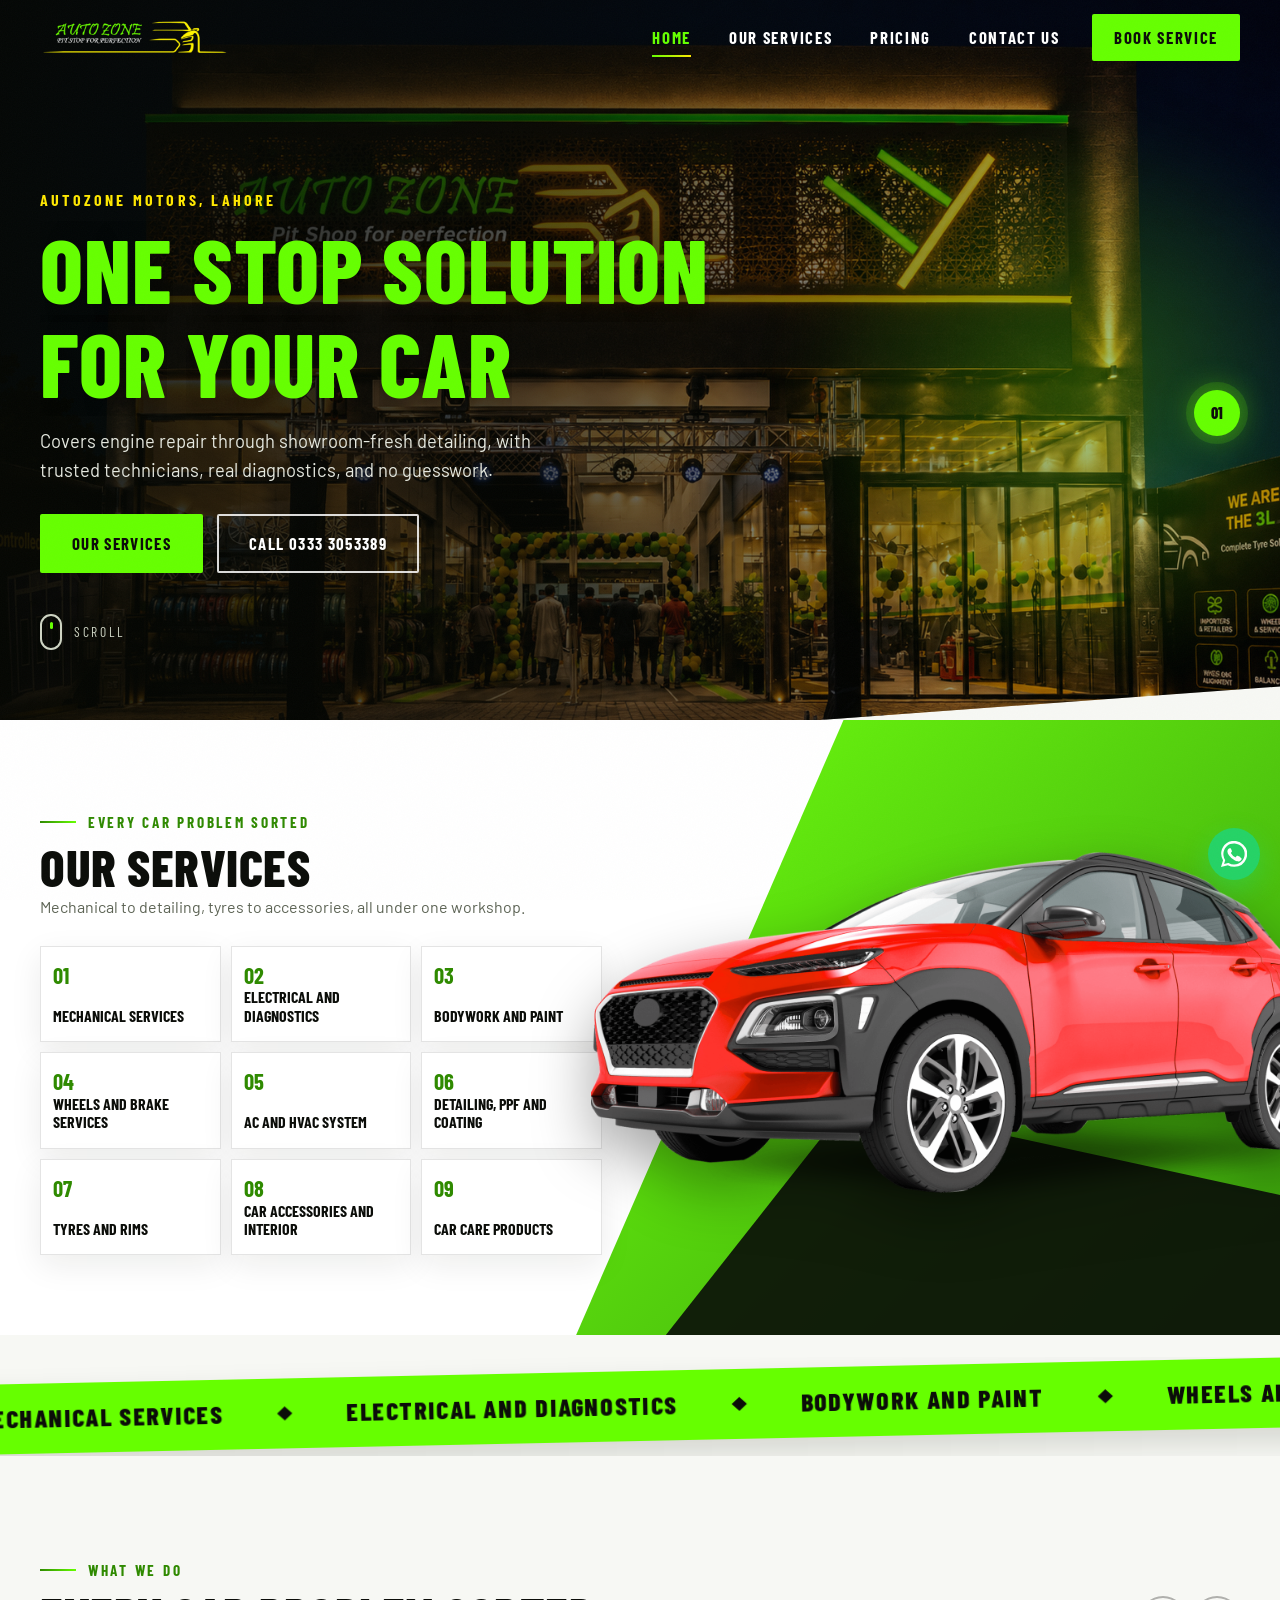
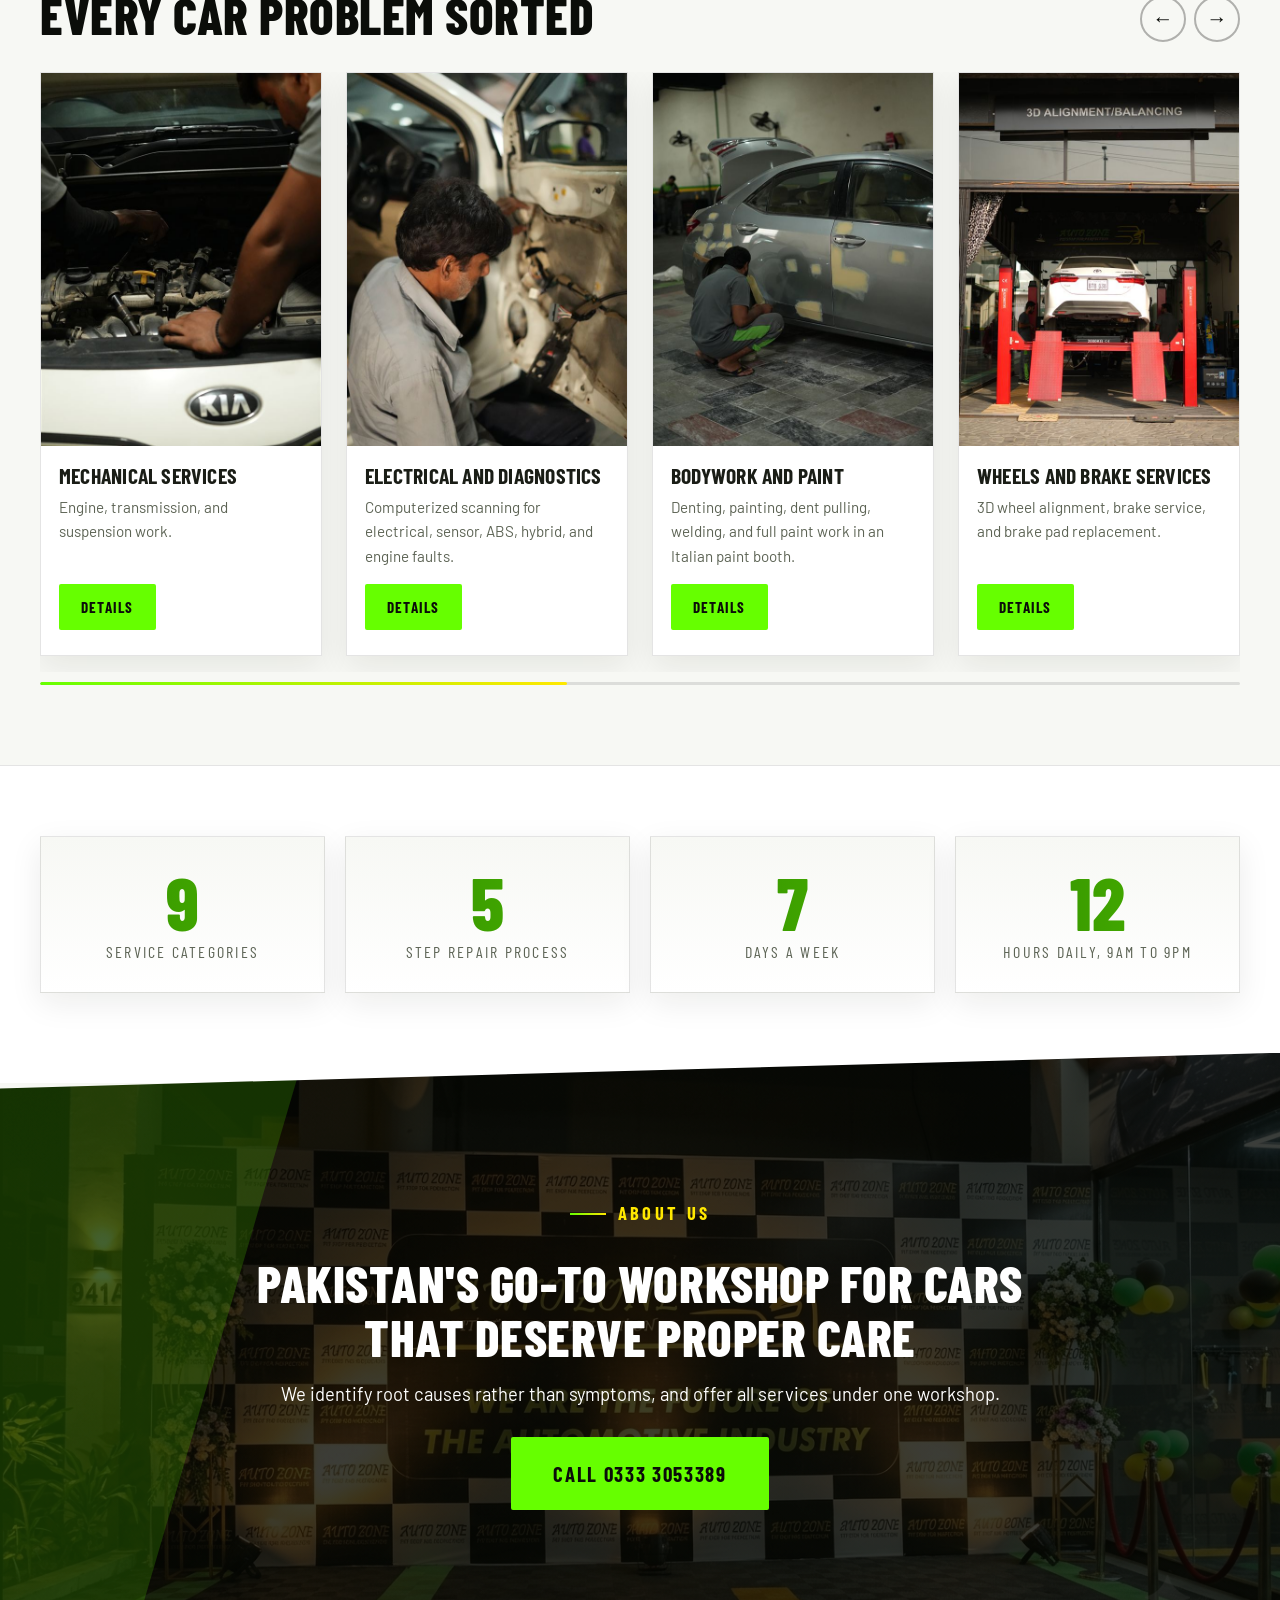
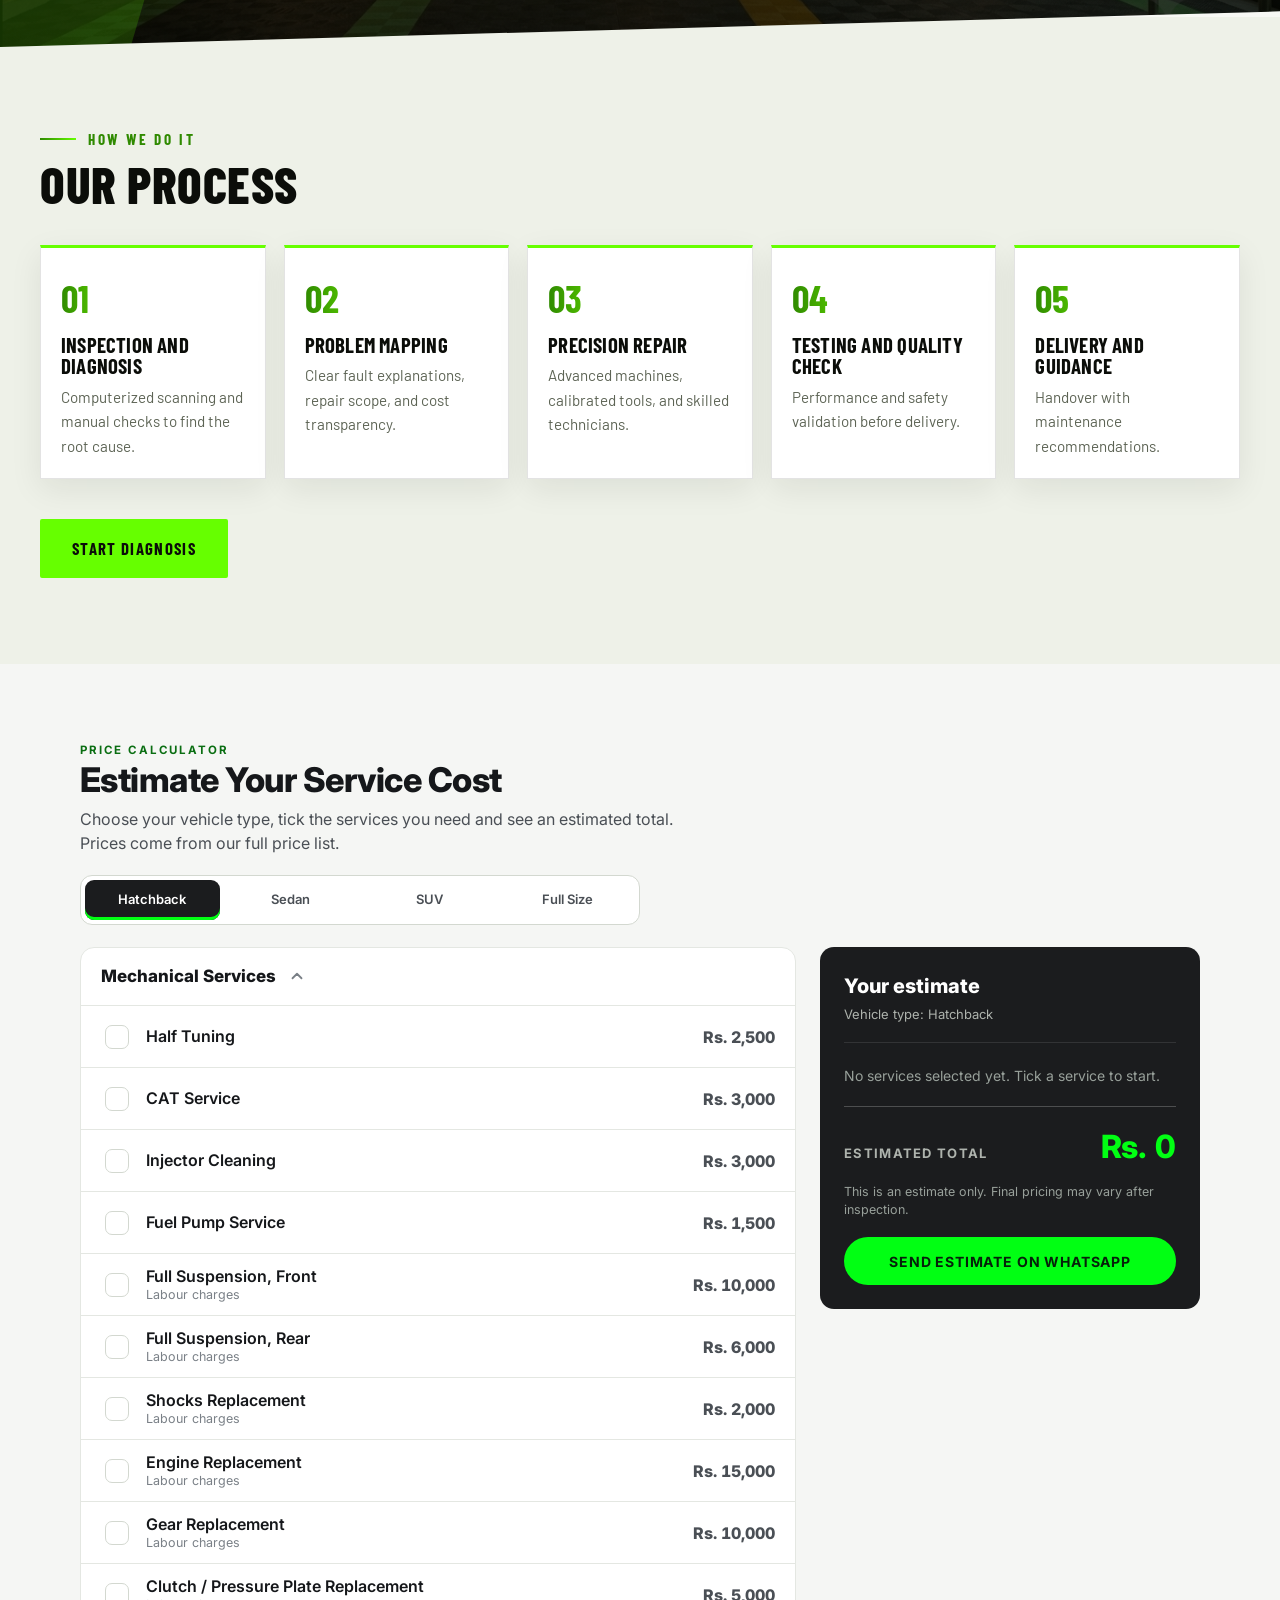
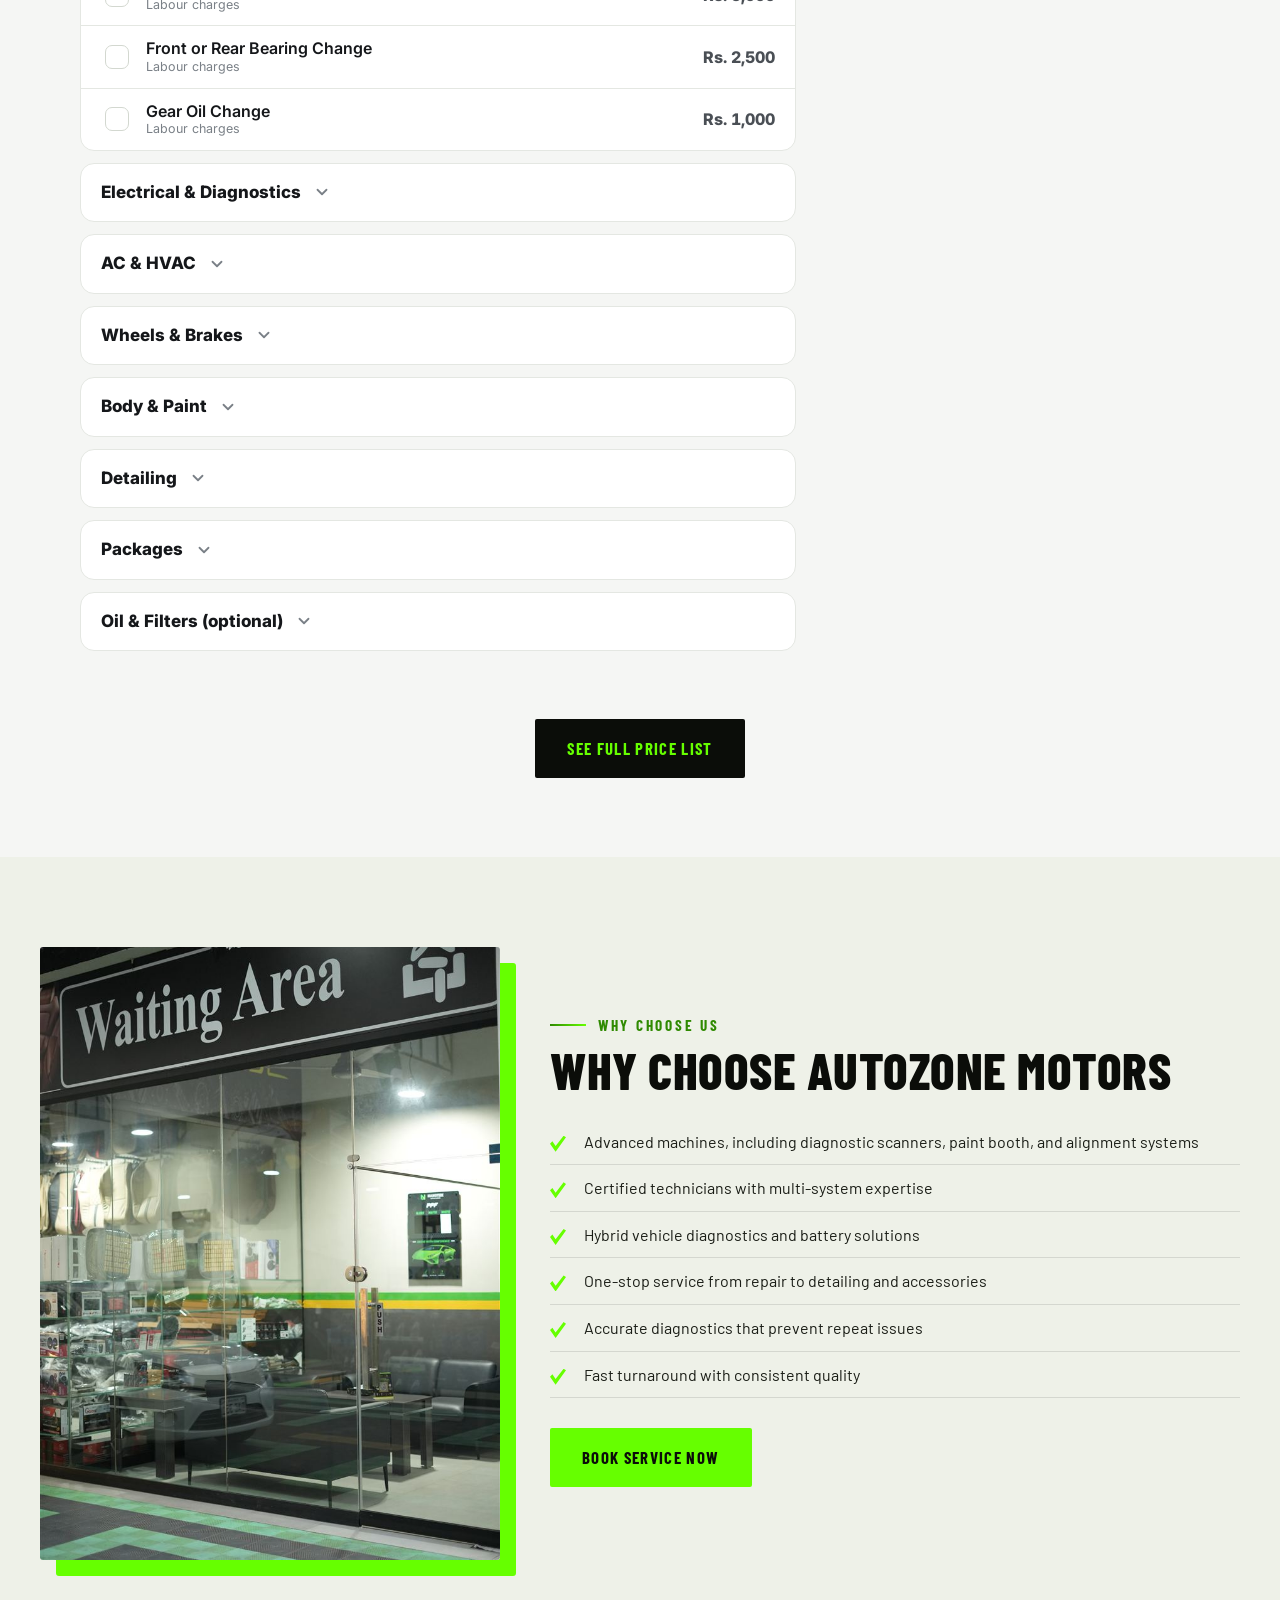
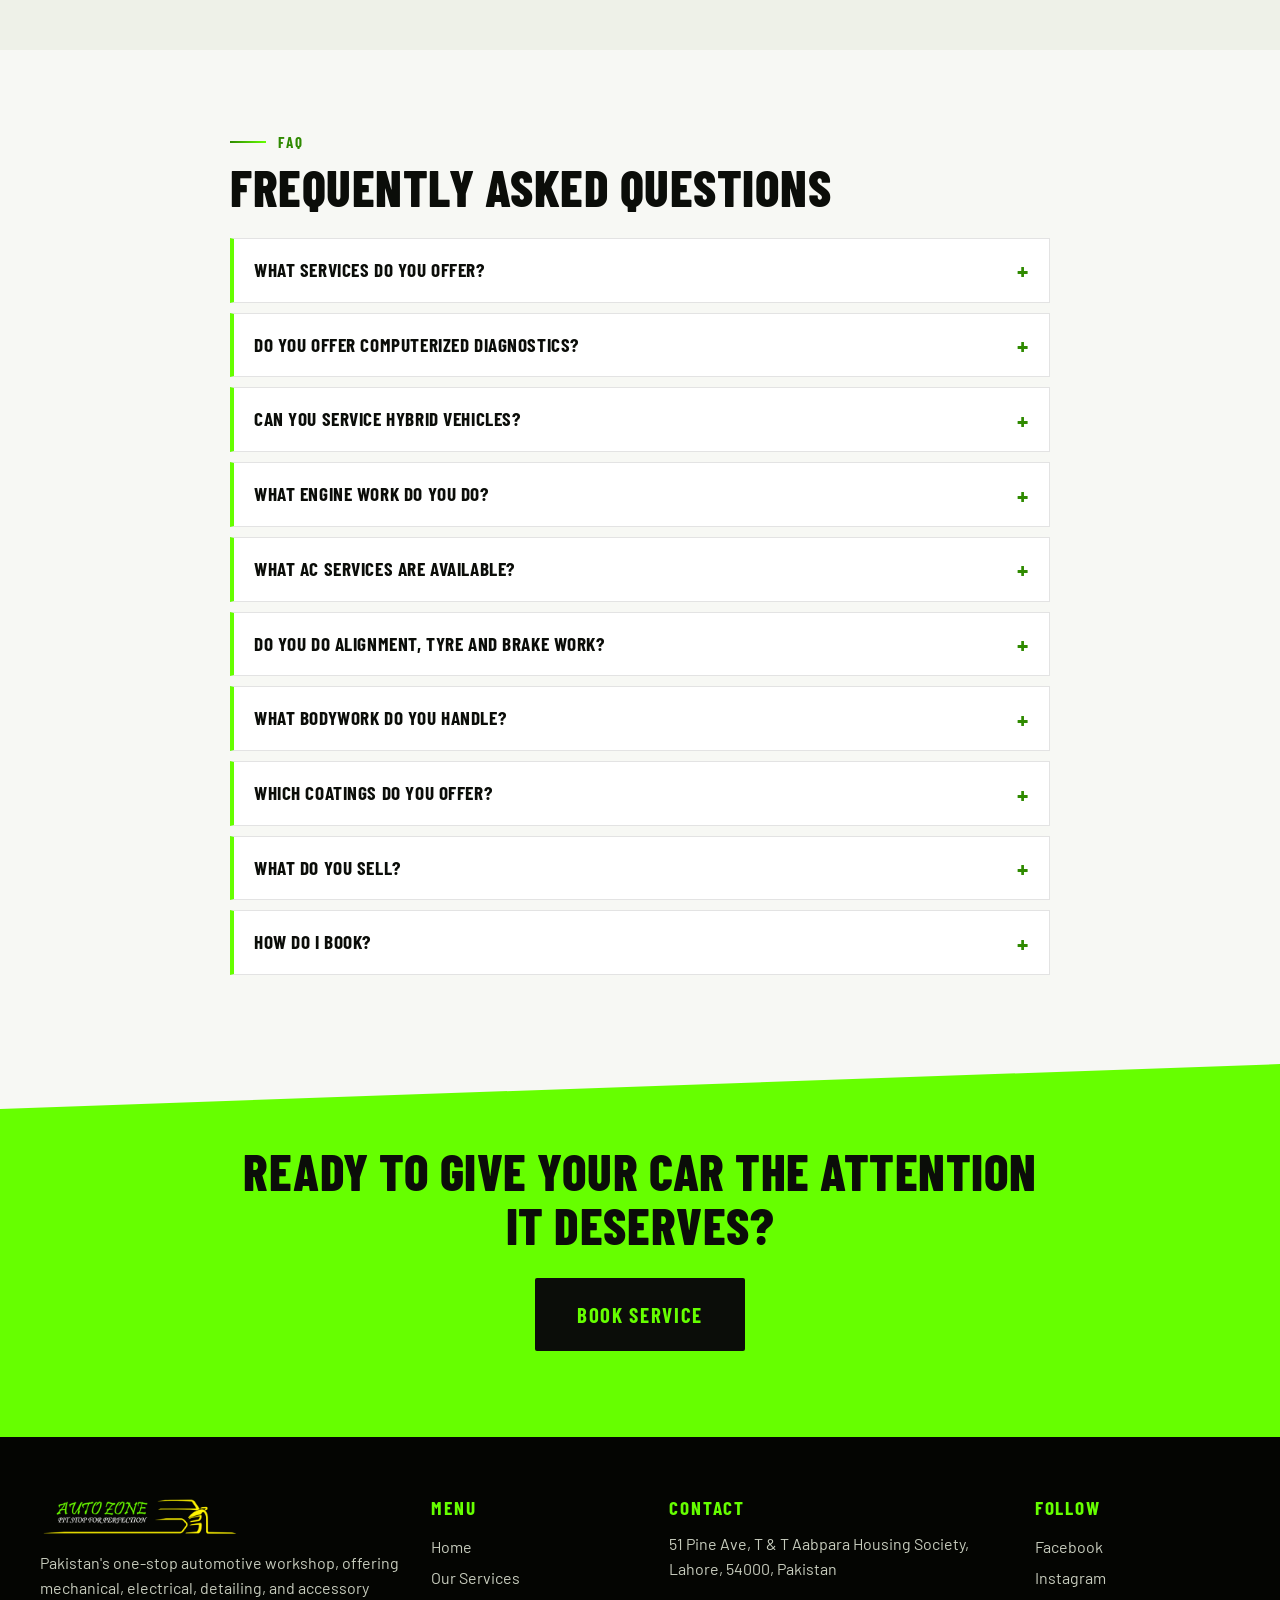
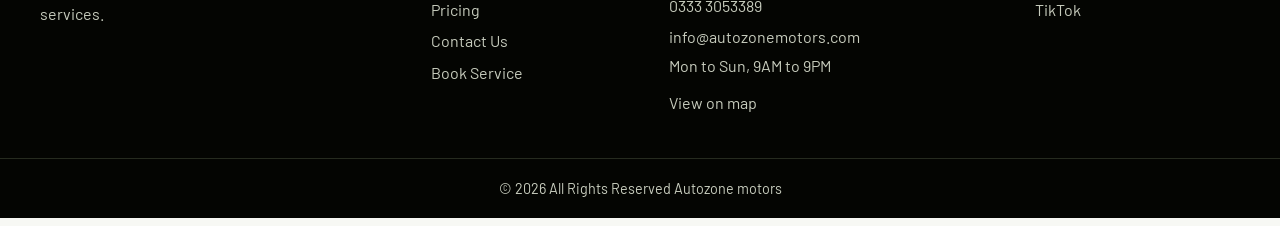
<file: index.html>
<!doctype html>
<html lang="en">
<head>
<meta charset="utf-8">
<meta name="viewport" content="width=device-width, initial-scale=1">
<title>Autozone Motors | One Stop Solution For Your Car</title>
<meta name="description" content="Pakistan's one-stop automotive workshop in Lahore, offering mechanical, electrical, bodywork, wheels and brakes, AC, detailing, tyres, accessories and car care.">
<link rel="icon" href="assets/logo.png">
<link rel="preconnect" href="https://fonts.googleapis.com">
<link rel="preconnect" href="https://fonts.gstatic.com" crossorigin>
<link href="https://fonts.googleapis.com/css2?family=Barlow+Condensed:wght@600;700;800&family=Barlow:wght@400;500;600&display=swap" rel="stylesheet">
<link rel="stylesheet" href="styles.css?v=9">
<link rel="stylesheet" href="luxury.css?v=9">
<link rel="stylesheet" href="light.css?v=9">
</head>
<body>

<header class="site-header" id="top">
  <div class="wrap bar">
    <a class="logo" href="index.html" aria-label="Autozone Motors home"><img src="assets/logo.png" alt="Auto Zone" width="1080" height="201"></a>
    <button class="nav-toggle" aria-expanded="false" aria-controls="nav" aria-label="Menu"><span></span><span></span><span></span></button>
    <nav id="nav" class="nav">
      <a href="index.html" class="active">Home</a>
      <div class="has-sub">
        <a href="our-services.html">Our Services</a>
        <div class="sub">
          <a href="mechanical-services.html">Mechanical Services</a>
          <a href="electrical-services.html">Electrical Services</a>
          <a href="body-works-services.html">Body Works Services</a>
          <a href="wheels-and-brake-services.html">Wheels and Brake Services</a>
          <a href="car-ac-and-hvac-services.html">Car AC and HVAC Services</a>
          <a href="ppf-coating-and-detailing.html">PPF, Coating and Detailing</a>
          <a href="tyres-and-rims.html">Tyres and Rims</a>
          <a href="car-accessories.html">Car Accessories</a>
          <a href="car-care-products.html">Car Care Products</a>
        </div>
      </div>
      <a href="pricing.html">Pricing</a>
      <a href="contact-us.html">Contact Us</a>
      <a class="nav-cta" href="book.html">Book Service</a>
    </nav>
  </div>
</header>

<main>
<!-- HERO -->
<section class="hero">
  <div class="wrap hero-inner">
    <p class="eyebrow">Autozone Motors, Lahore</p>
    <h1>One Stop Solution<br><span>For Your Car</span></h1>
    <p class="lead">Covers engine repair through showroom-fresh detailing, with trusted technicians, real diagnostics, and no guesswork.</p>
    <div class="btns">
      <a class="btn btn-primary" href="our-services.html">Our Services</a>
      <a class="btn btn-ghost" href="tel:03333053389">Call 0333 3053389</a>
    </div>
  </div>
  <span class="badge" aria-hidden="true">01</span>
</section>

<!-- CATEGORIES -->
<section class="cats">
  <div class="wrap cats-grid">
    <div class="cats-text">
      <p class="kicker">Every Car Problem Sorted</p>
      <h2>Our Services</h2>
      <p class="muted">Mechanical to detailing, tyres to accessories, all under one workshop.</p>
      <div class="tiles">
        <a class="tile" href="mechanical-services.html"><i>01</i>Mechanical Services</a>
        <a class="tile" href="electrical-services.html"><i>02</i>Electrical and Diagnostics</a>
        <a class="tile" href="body-works-services.html"><i>03</i>Bodywork and Paint</a>
        <a class="tile" href="wheels-and-brake-services.html"><i>04</i>Wheels and Brake Services</a>
        <a class="tile" href="car-ac-and-hvac-services.html"><i>05</i>AC and HVAC System</a>
        <a class="tile" href="ppf-coating-and-detailing.html"><i>06</i>Detailing, PPF and Coating</a>
        <a class="tile" href="tyres-and-rims.html"><i>07</i>Tyres and Rims</a>
        <a class="tile" href="car-accessories.html"><i>08</i>Car Accessories and Interior</a>
        <a class="tile" href="car-care-products.html"><i>09</i>Car Care Products</a>
      </div>
    </div>
    <div class="cats-car">
      <img src="assets/hero.png" alt="SUV serviced at Autozone Motors" loading="lazy">
    </div>
  </div>
</section>

<!-- MARQUEE -->
<div class="mq-wrap"><div class="marquee" aria-hidden="true"><div class="mq">
  <span>Mechanical Services</span><span>Electrical and Diagnostics</span><span>Bodywork and Paint</span><span>Wheels and Brake Services</span><span>AC and HVAC System</span><span>Detailing, PPF and Coating</span><span>Tyres and Rims</span><span>Car Accessories and Interior</span><span>Car Care Products</span>
  <span>Mechanical Services</span><span>Electrical and Diagnostics</span><span>Bodywork and Paint</span><span>Wheels and Brake Services</span><span>AC and HVAC System</span><span>Detailing, PPF and Coating</span><span>Tyres and Rims</span><span>Car Accessories and Interior</span><span>Car Care Products</span>
</div></div></div>

<!-- SERVICE CARDS -->
<section class="cards-sec" id="services">
  <div class="wrap">
    <div class="sec-head">
      <div>
        <p class="kicker">What We Do</p>
        <h2>Every Car Problem Sorted</h2>
      </div>
      <div class="arrows">
        <button class="arrow" data-dir="-1" aria-label="Previous">&#8592;</button>
        <button class="arrow" data-dir="1" aria-label="Next">&#8594;</button>
      </div>
    </div>
    <div class="track" id="track">
      <article class="card"><img src="assets/services/mechanical/card.jpg" alt="Mechanical workshop bay" loading="lazy"><div class="cb"><h3>Mechanical Services</h3><p>Engine, transmission, and suspension work.</p><div class="cbtns"><a class="btn btn-primary sm" href="mechanical-services.html">Details</a></div></div></article>
      <article class="card"><img src="assets/services/electrical/card.jpg" alt="Electrical diagnostics bay" loading="lazy"><div class="cb"><h3>Electrical and Diagnostics</h3><p>Computerized scanning for electrical, sensor, ABS, hybrid, and engine faults.</p><div class="cbtns"><a class="btn btn-primary sm" href="electrical-services.html">Details</a></div></div></article>
      <article class="card"><img src="assets/services/bodywork/card.jpg" alt="Bodywork bay" loading="lazy"><div class="cb"><h3>Bodywork and Paint</h3><p>Denting, painting, dent pulling, welding, and full paint work in an Italian paint booth.</p><div class="cbtns"><a class="btn btn-primary sm" href="body-works-services.html">Details</a></div></div></article>
      <article class="card"><img src="assets/services/wheels/card.jpg" alt="3D alignment and balancing bay" loading="lazy"><div class="cb"><h3>Wheels and Brake Services</h3><p>3D wheel alignment, brake service, and brake pad replacement.</p><div class="cbtns"><a class="btn btn-primary sm" href="wheels-and-brake-services.html">Details</a></div></div></article>
      <article class="card"><img src="assets/services/ac/card.jpg" alt="AC and HVAC filters at Autozone Motors" loading="lazy"><div class="cb"><h3>AC and HVAC System</h3><p>AC service, gas charging, recycling, and parts replacement.</p><div class="cbtns"><a class="btn btn-primary sm" href="car-ac-and-hvac-services.html">Details</a></div></div></article>
      <article class="card"><img src="assets/services/detailing/card.jpg" alt="PPF, coating and detailing bay" loading="lazy"><div class="cb"><h3>Detailing, PPF and Coating</h3><p>Ceramic and graphene coating, paint protection film, and detailing.</p><div class="cbtns"><a class="btn btn-primary sm" href="ppf-coating-and-detailing.html">Details</a></div></div></article>
      <article class="card"><img src="assets/services/tyres/card.jpg" alt="Tyres and rims showroom" loading="lazy"><div class="cb"><h3>Tyres and Rims</h3><p>Branded and Chinese tyres, alloy rims, and tyre balancing.</p><div class="cbtns"><a class="btn btn-primary sm" href="tyres-and-rims.html">Details</a></div></div></article>
      <article class="card"><img src="assets/services/accessories/card.jpg" alt="Interior accessories showroom" loading="lazy"><div class="cb"><h3>Car Accessories and Interior</h3><p>Seat upholstery, floor mats, sound systems, and LED and fog lights.</p><div class="cbtns"><a class="btn btn-primary sm" href="car-accessories.html">Details</a></div></div></article>
      <article class="card"><img src="assets/services/carcare/card.jpg" alt="Car care products shelves" loading="lazy"><div class="cb"><h3>Car Care Products</h3><p>Explore our range of car care products.</p><div class="cbtns"><a class="btn btn-primary sm" href="car-care-products.html">Details</a></div></div></article>
    </div>
  </div>
</section>

<!-- STATS -->
<section class="stats">
  <div class="wrap statgrid">
    <div class="stat"><b data-count="9">9</b><span>Service Categories</span></div>
    <div class="stat"><b data-count="5">5</b><span>Step Repair Process</span></div>
    <div class="stat"><b data-count="7">7</b><span>Days a Week</span></div>
    <div class="stat"><b data-count="12">12</b><span>Hours Daily, 9AM to 9PM</span></div>
  </div>
</section>

<!-- PROMO BANNER / ABOUT -->
<section class="promo">
  <div class="wrap promo-inner">
    <p class="kicker">About Us</p>
    <h2>Pakistan's Go-To Workshop for Cars That Deserve Proper Care</h2>
    <p>We identify root causes rather than symptoms, and offer all services under one workshop.</p>
    <a class="btn btn-primary big" href="tel:03333053389">Call 0333 3053389</a>
  </div>
</section>

<!-- PROCESS -->
<section class="process">
  <div class="wrap">
    <p class="kicker">How We Do It</p>
    <h2>Our Process</h2>
    <ol class="steps">
      <li><b>01</b><h3>Inspection and Diagnosis</h3><p>Computerized scanning and manual checks to find the root cause.</p></li>
      <li><b>02</b><h3>Problem Mapping</h3><p>Clear fault explanations, repair scope, and cost transparency.</p></li>
      <li><b>03</b><h3>Precision Repair</h3><p>Advanced machines, calibrated tools, and skilled technicians.</p></li>
      <li><b>04</b><h3>Testing and Quality Check</h3><p>Performance and safety validation before delivery.</p></li>
      <li><b>05</b><h3>Delivery and Guidance</h3><p>Handover with maintenance recommendations.</p></li>
    </ol>
    <a class="btn btn-primary" href="book.html">Start Diagnosis</a>
  </div>
</section>

<!-- PRICE CALCULATOR -->
<section class="home-calc" id="calculator">
  <autozone-pricing calc-only page></autozone-pricing>
  <p class="wrap home-calc-more"><a class="btn btn-dark" href="pricing.html">See Full Price List</a></p>
</section>

<!-- WHY -->
<section class="why">
  <div class="wrap why-grid">
    <div class="why-img"><img src="assets/services/waiting.jpg" alt="Waiting area at Autozone Motors" loading="lazy"></div>
    <div>
      <p class="kicker">Why Choose Us</p>
      <h2>Why Choose Autozone Motors</h2>
      <ul class="ticks">
        <li>Advanced machines, including diagnostic scanners, paint booth, and alignment systems</li>
        <li>Certified technicians with multi-system expertise</li>
        <li>Hybrid vehicle diagnostics and battery solutions</li>
        <li>One-stop service from repair to detailing and accessories</li>
        <li>Accurate diagnostics that prevent repeat issues</li>
        <li>Fast turnaround with consistent quality</li>
      </ul>
      <a class="btn btn-primary" href="book.html">Book Service Now</a>
    </div>
  </div>
</section>

<!-- FAQ -->
<section class="faq">
  <div class="wrap narrow">
    <p class="kicker">FAQ</p>
    <h2>Frequently Asked Questions</h2>
    <details><summary>What services do you offer?</summary><p>Mechanical, electrical, AC, bodywork, alignment, detailing, tyres, rims, accessories, and car care.</p></details>
    <details><summary>Do you offer computerized diagnostics?</summary><p>Yes, computerized systems for electrical, sensor, ABS, hybrid, and engine issues.</p></details>
    <details><summary>Can you service hybrid vehicles?</summary><p>Yes, including battery checks, replacement, and electrical inspection.</p></details>
    <details><summary>What engine work do you do?</summary><p>Oil changes, transmission fluids, throttle body tuning, injector and carbon cleaning, suspension, overhaul, and replacement.</p></details>
    <details><summary>What AC services are available?</summary><p>Service, gas charging, recycling, compressor checks, and parts replacement.</p></details>
    <details><summary>Do you do alignment, tyre and brake work?</summary><p>3D alignment, automated tyre changing, balancing, brake service, and pad replacement.</p></details>
    <details><summary>What bodywork do you handle?</summary><p>Denting, painting, dent pulling, spot removal, sanding, MIG welding, and full paint.</p></details>
    <details><summary>Which coatings do you offer?</summary><p>Ceramic, graphene, and paint protection film.</p></details>
    <details><summary>What do you sell?</summary><p>Branded and Chinese tyres, alloy rims, upholstery, mats, sound systems, and LED and fog lights.</p></details>
    <details><summary>How do I book?</summary><p>By phone, WhatsApp, or in person at the workshop.</p></details>
  </div>
</section>

<!-- CLOSING CTA -->
<section class="closing">
  <div class="wrap">
    <h2>Ready to Give Your Car the Attention It Deserves?</h2>
    <a class="btn btn-dark big" href="book.html">Book Service</a>
  </div>
</section>
</main>

<footer class="footer">
  <div class="wrap foot-grid">
    <div>
      <img class="flogo" src="assets/logo.png" alt="Auto Zone" width="1080" height="201">
      <p>Pakistan's one-stop automotive workshop, offering mechanical, electrical, detailing, and accessory services.</p>
    </div>
    <div>
      <h4>Menu</h4>
      <a href="index.html">Home</a>
      <a href="our-services.html">Our Services</a>
      <a href="pricing.html">Pricing</a>
      <a href="contact-us.html">Contact Us</a>
      <a href="book.html">Book Service</a>
    </div>
    <div>
      <h4>Contact</h4>
      <p>51 Pine Ave, T &amp; T Aabpara Housing Society, Lahore, 54000, Pakistan</p>
      <a href="tel:03333053389">0333 3053389</a>
      <a href="mailto:info@autozonemotors.com">info@autozonemotors.com</a>
      <p>Mon to Sun, 9AM to 9PM</p>
      <a href="http://google.com/maps?cid=11933435538959423823">View on map</a>
    </div>
    <div>
      <h4>Follow</h4>
      <a href="http://facebook.com/people/Autozonemotors/61590541200899">Facebook</a>
      <a href="http://instagram.com/autozonemotors">Instagram</a>
      <a href="http://tiktok.com/@autozone_motors">TikTok</a>
    </div>
  </div>
  <p class="copy">© 2026 All Rights Reserved Autozone motors</p>
</footer>

<script src="autozone-pricing.js?v=9"></script>
<script src="script.js?v=9"></script>
<script src="luxury.js?v=9"></script>
</body>
</html>
</file>
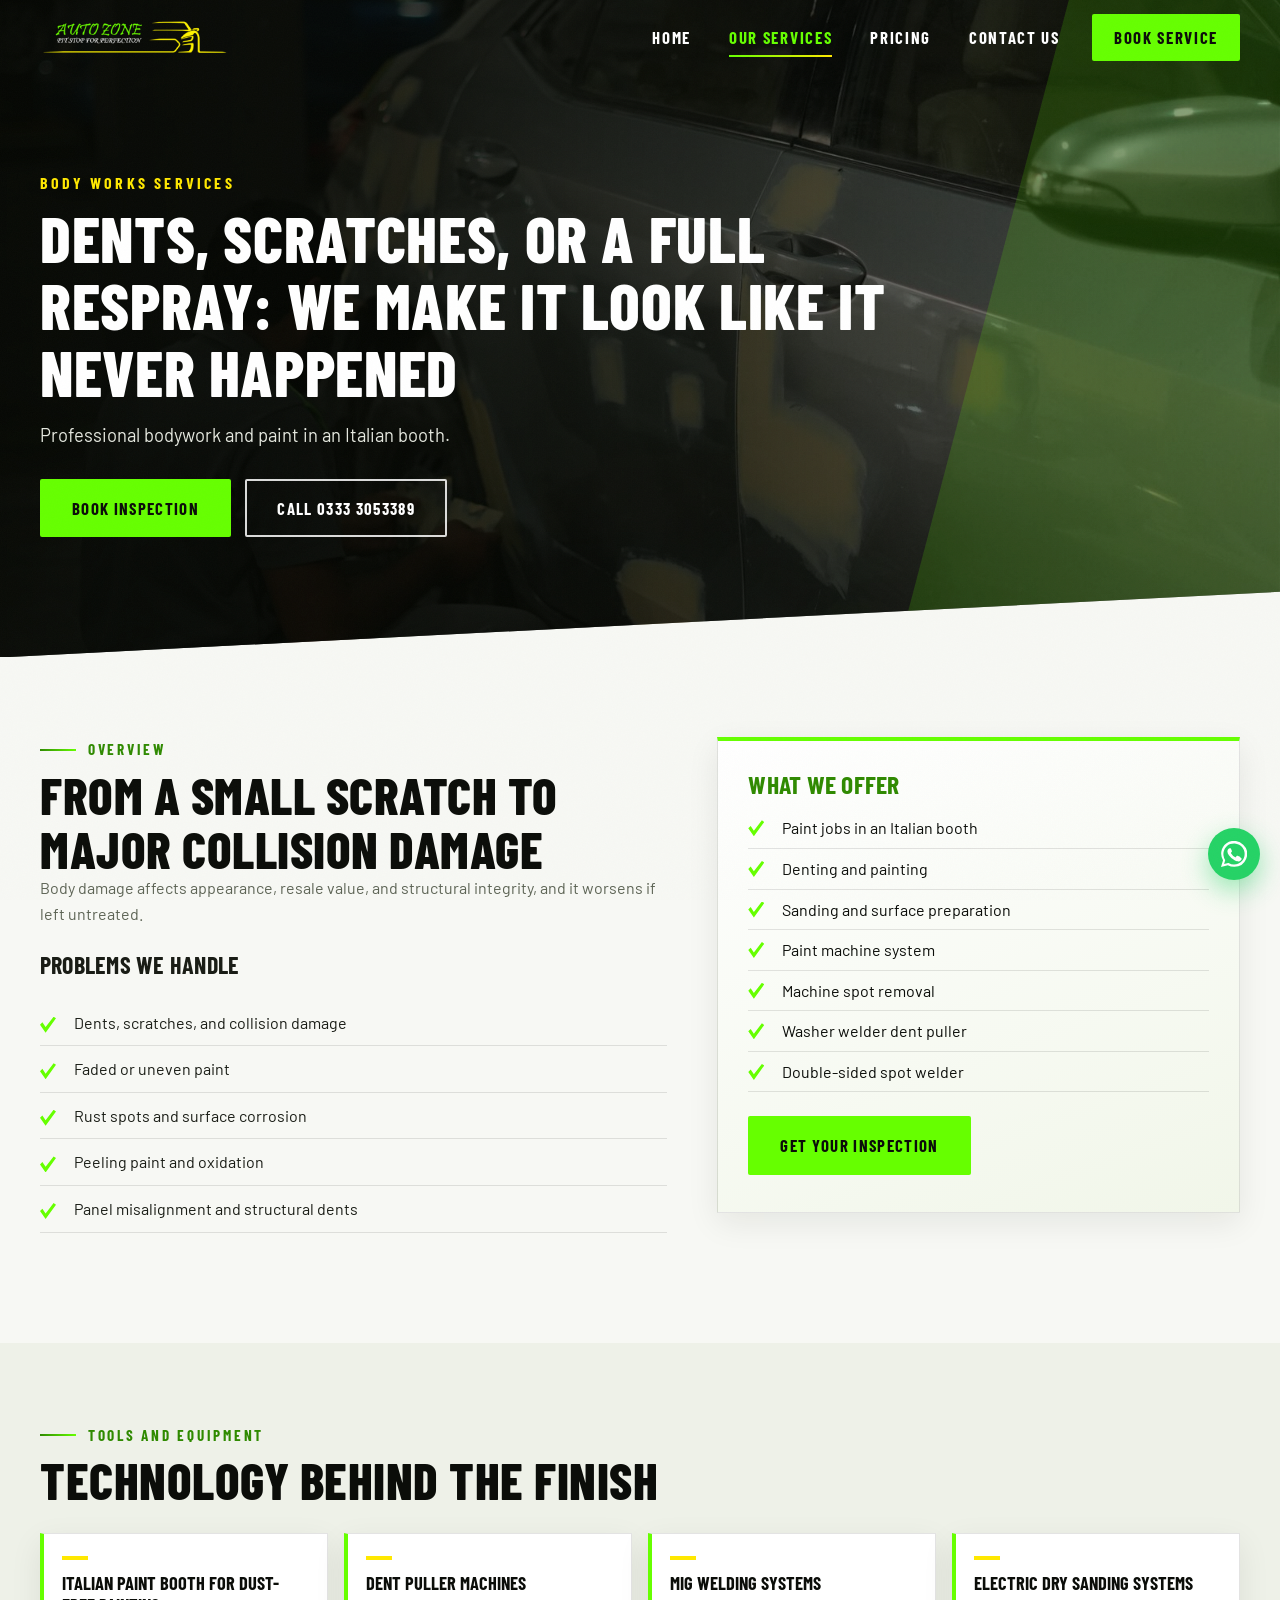
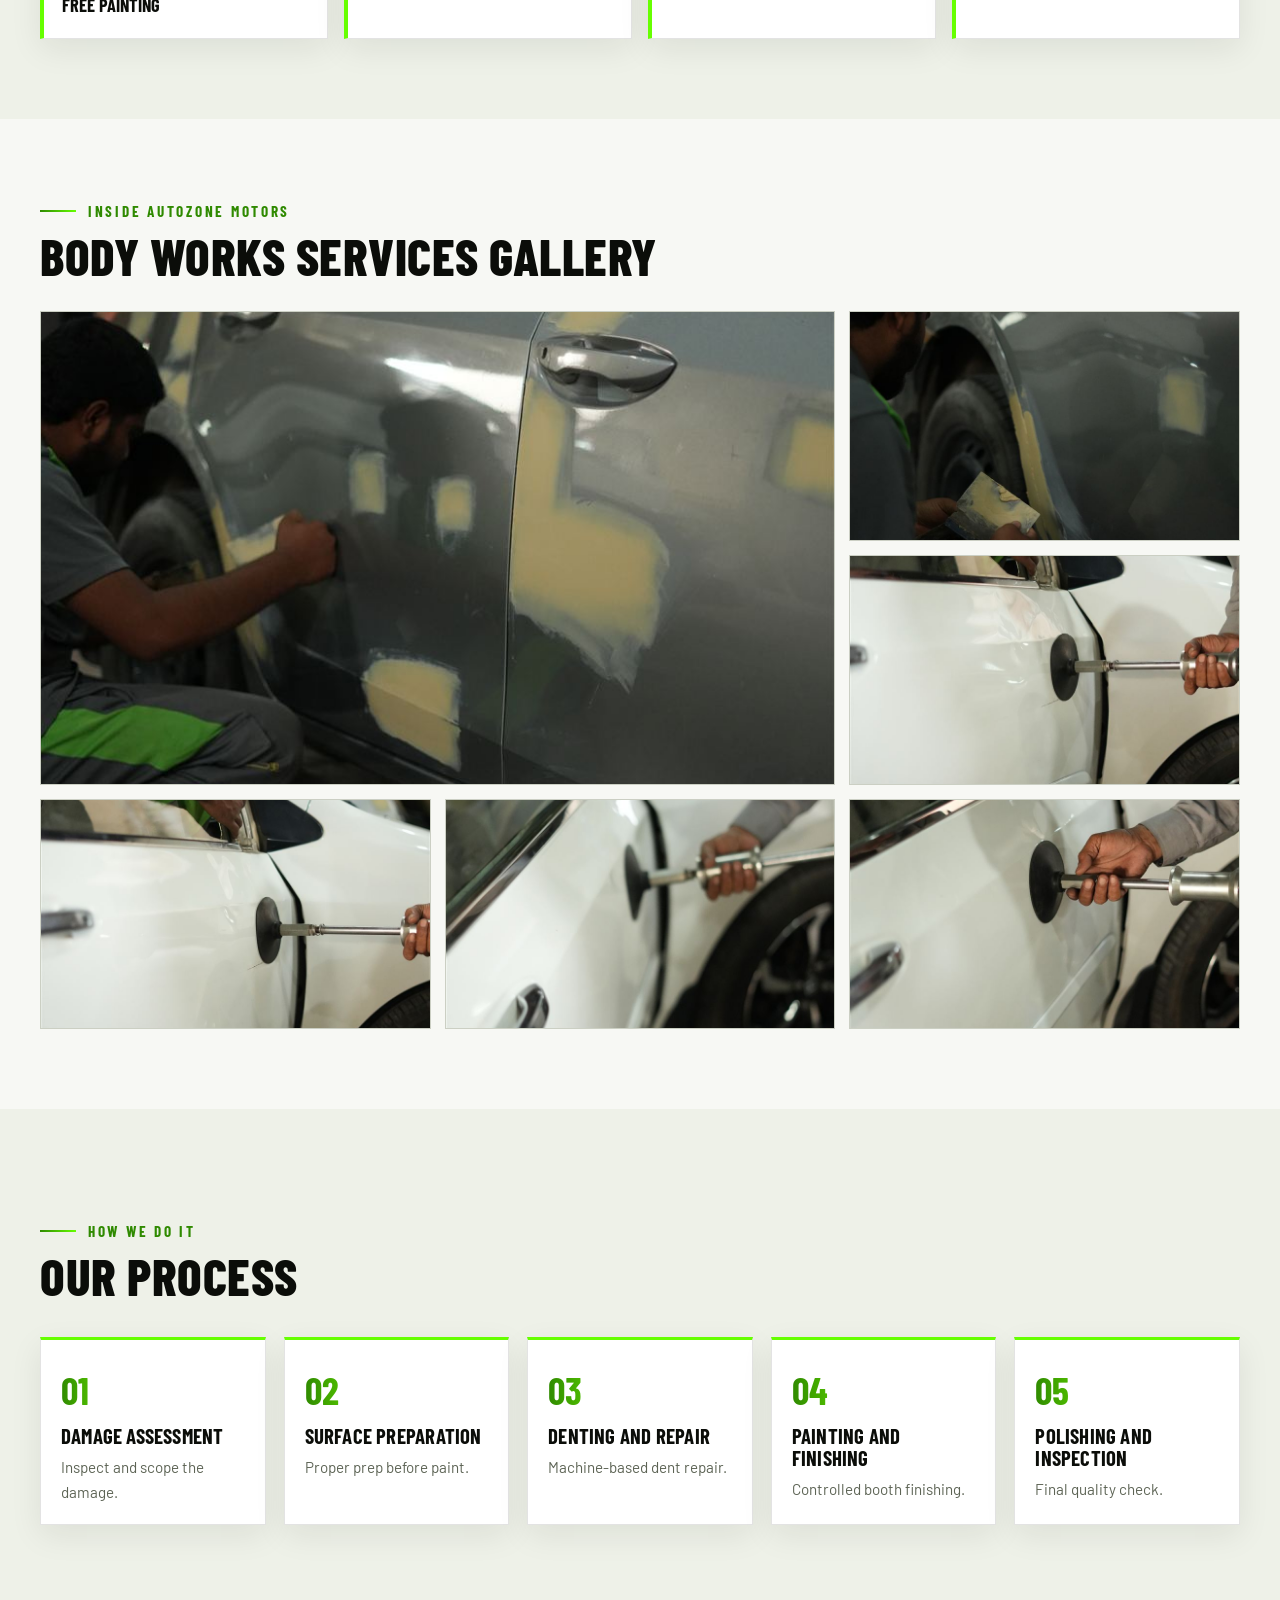
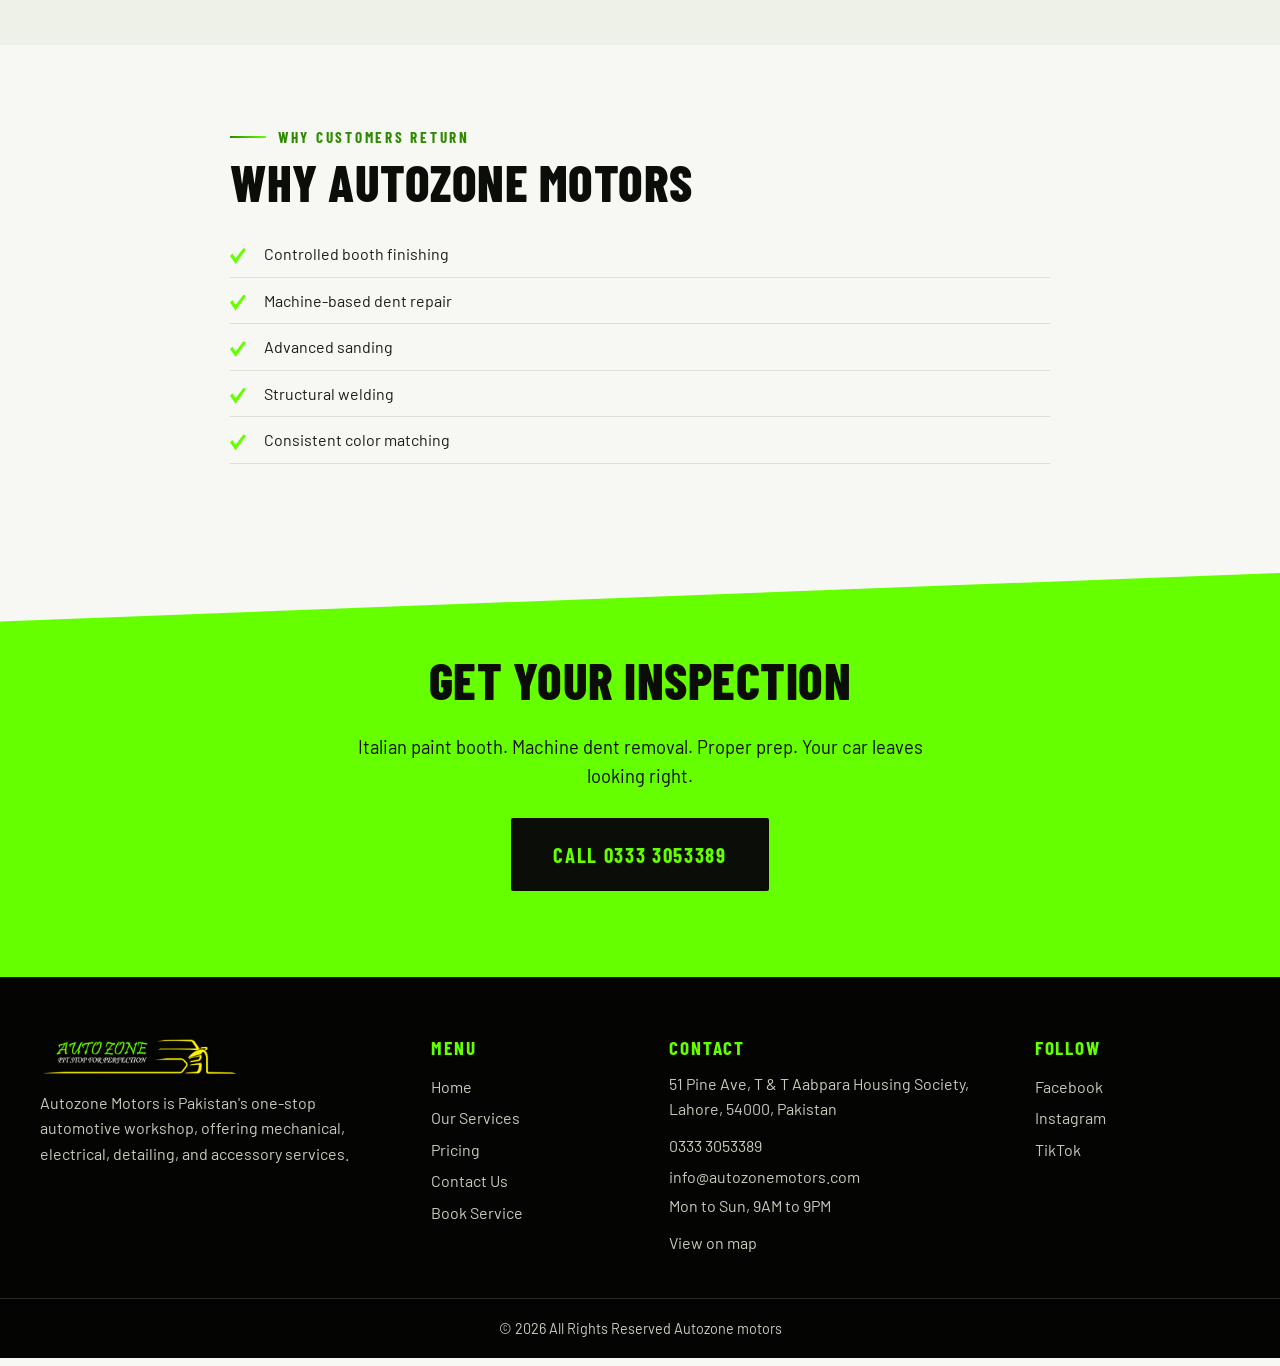
<file: body-works-services.html>
<!doctype html>
<html lang="en">
<head>
<meta charset="utf-8">
<meta name="viewport" content="width=device-width, initial-scale=1">
<title>Body Works Services | Autozone Motors</title>
<meta name="description" content="Professional bodywork and paint in an Italian booth.">
<link rel="icon" href="assets/logo.png">
<link rel="preconnect" href="https://fonts.googleapis.com">
<link rel="preconnect" href="https://fonts.gstatic.com" crossorigin>
<link href="https://fonts.googleapis.com/css2?family=Barlow+Condensed:wght@600;700;800&family=Barlow:wght@400;500;600&display=swap" rel="stylesheet">
<link rel="stylesheet" href="styles.css?v=9">
<link rel="stylesheet" href="luxury.css?v=9">
<link rel="stylesheet" href="light.css?v=9">
</head>
<body>
<header class="site-header">
  <div class="wrap bar">
    <a class="logo" href="index.html" aria-label="Autozone Motors home"><img src="assets/logo.png" alt="Auto Zone" width="1080" height="201"></a>
    <button class="nav-toggle" aria-expanded="false" aria-controls="nav" aria-label="Menu"><span></span><span></span><span></span></button>
    <nav id="nav" class="nav">
      <a href="index.html">Home</a>
      <div class="has-sub">
        <a href="our-services.html" class="active">Our Services</a>
        <div class="sub">
          <a href="mechanical-services.html">Mechanical Services</a>
          <a href="electrical-services.html">Electrical Services</a>
          <a href="body-works-services.html">Body Works Services</a>
          <a href="wheels-and-brake-services.html">Wheels and Brake Services</a>
          <a href="car-ac-and-hvac-services.html">Car AC and HVAC Services</a>
          <a href="ppf-coating-and-detailing.html">PPF, Coating and Detailing</a>
          <a href="tyres-and-rims.html">Tyres and Rims</a>
          <a href="car-accessories.html">Car Accessories</a>
          <a href="car-care-products.html">Car Care Products</a>
        </div>
      </div>
      <a href="pricing.html">Pricing</a>
      <a href="contact-us.html">Contact Us</a>
      <a class="nav-cta" href="book.html">Book Service</a>
    </nav>
  </div>
</header>
<main>
<section class="page-hero" style="background-image:linear-gradient(90deg,rgba(5,7,3,.93) 0%,rgba(5,7,3,.72) 55%,rgba(5,7,3,.4)),url(assets/services/bodywork/hero.jpg)">
  <div class="wrap">
    <p class="eyebrow">Body Works Services</p>
    <h1>Dents, Scratches, or a Full Respray: We Make It Look Like It Never Happened</h1>
    <p class="lead">Professional bodywork and paint in an Italian booth.</p>
    <div class="btns"><a class="btn btn-primary" href="book.html?service=bodywork">Book Inspection</a><a class="btn btn-ghost" href="tel:03333053389">Call 0333 3053389</a></div>
  </div>
</section>
<section class="sec">
  <div class="wrap two">
    <div>
      <p class="kicker">Overview</p>
      <h2>From a small scratch to major collision damage</h2>
      <p class="muted">Body damage affects appearance, resale value, and structural integrity, and it worsens if left untreated.</p>
      <h3 class="sub-h">Problems we handle</h3>
      <ul class="ticks">
        <li>Dents, scratches, and collision damage</li>
        <li>Faded or uneven paint</li>
        <li>Rust spots and surface corrosion</li>
        <li>Peeling paint and oxidation</li>
        <li>Panel misalignment and structural dents</li>
      </ul>
    </div>
    <div class="panel">
      <h3>What we offer</h3>
      <ul class="ticks tight">
        <li>Paint jobs in an Italian booth</li>
        <li>Denting and painting</li>
        <li>Sanding and surface preparation</li>
        <li>Paint machine system</li>
        <li>Machine spot removal</li>
        <li>Washer welder dent puller</li>
        <li>Double-sided spot welder</li>
      </ul>
      <a class="btn btn-primary" href="book.html?service=bodywork">Get Your Inspection</a>
    </div>
  </div>
</section>

<section class="sec alt">
  <div class="wrap">
    <p class="kicker">Tools and Equipment</p>
    <h2>Technology behind the finish</h2>
    <div class="minis">
      <div class="mini"><span></span>Italian paint booth for dust-free painting</div>
      <div class="mini"><span></span>Dent puller machines</div>
      <div class="mini"><span></span>MIG welding systems</div>
      <div class="mini"><span></span>Electric dry sanding systems</div>
    </div>
  </div>
</section>

<section class="sec gallery-sec">
  <div class="wrap">
    <p class="kicker">Inside Autozone Motors</p>
    <h2>Body Works Services Gallery</h2>
    <div class="gallery">
      <button type="button" class="gal" data-full="assets/services/bodywork/g1.jpg" aria-label="Open photo 1"><img src="assets/services/bodywork/g1.jpg" alt="Body Works Services at Autozone Motors, photo 1" loading="lazy"></button>
      <button type="button" class="gal" data-full="assets/services/bodywork/g2.jpg" aria-label="Open photo 2"><img src="assets/services/bodywork/g2.jpg" alt="Body Works Services at Autozone Motors, photo 2" loading="lazy"></button>
      <button type="button" class="gal" data-full="assets/services/bodywork/g3.jpg" aria-label="Open photo 3"><img src="assets/services/bodywork/g3.jpg" alt="Body Works Services at Autozone Motors, photo 3" loading="lazy"></button>
      <button type="button" class="gal" data-full="assets/services/bodywork/g4.jpg" aria-label="Open photo 4"><img src="assets/services/bodywork/g4.jpg" alt="Body Works Services at Autozone Motors, photo 4" loading="lazy"></button>
      <button type="button" class="gal" data-full="assets/services/bodywork/g5.jpg" aria-label="Open photo 5"><img src="assets/services/bodywork/g5.jpg" alt="Body Works Services at Autozone Motors, photo 5" loading="lazy"></button>
      <button type="button" class="gal" data-full="assets/services/bodywork/g6.jpg" aria-label="Open photo 6"><img src="assets/services/bodywork/g6.jpg" alt="Body Works Services at Autozone Motors, photo 6" loading="lazy"></button>
    </div>
  </div>
</section>

<section class="process">
  <div class="wrap">
    <p class="kicker">How We Do It</p>
    <h2>Our Process</h2>
    <ol class="steps s5">
      <li><b>01</b><h3>Damage Assessment</h3><p>Inspect and scope the damage.</p></li>
      <li><b>02</b><h3>Surface Preparation</h3><p>Proper prep before paint.</p></li>
      <li><b>03</b><h3>Denting and Repair</h3><p>Machine-based dent repair.</p></li>
      <li><b>04</b><h3>Painting and Finishing</h3><p>Controlled booth finishing.</p></li>
      <li><b>05</b><h3>Polishing and Inspection</h3><p>Final quality check.</p></li>
    </ol>
  </div>
</section>

<section class="sec">
  <div class="wrap narrow">
    <p class="kicker">Why Customers Return</p>
    <h2>Why Autozone Motors</h2>
    <ul class="ticks">
      <li>Controlled booth finishing</li>
        <li>Machine-based dent repair</li>
        <li>Advanced sanding</li>
        <li>Structural welding</li>
        <li>Consistent color matching</li>
    </ul>
  </div>
</section>

<section class="closing">
  <div class="wrap">
    <h2>Get Your Inspection</h2>
    <p class="cta-p">Italian paint booth. Machine dent removal. Proper prep. Your car leaves looking right.</p>
    <a class="btn btn-dark big" href="tel:03333053389">Call 0333 3053389</a>
  </div>
</section>
</main>
<footer class="footer">
  <div class="wrap foot-grid">
    <div>
      <img class="flogo" src="assets/logo.png" alt="Auto Zone" width="1080" height="201">
      <p>Autozone Motors is Pakistan's one-stop automotive workshop, offering mechanical, electrical, detailing, and accessory services.</p>
    </div>
    <div>
      <h4>Menu</h4>
      <a href="index.html">Home</a>
      <a href="our-services.html">Our Services</a>
      <a href="pricing.html">Pricing</a>
      <a href="contact-us.html">Contact Us</a>
      <a href="book.html">Book Service</a>
    </div>
    <div>
      <h4>Contact</h4>
      <p>51 Pine Ave, T &amp; T Aabpara Housing Society, Lahore, 54000, Pakistan</p>
      <a href="tel:03333053389">0333 3053389</a>
      <a href="mailto:info@autozonemotors.com">info@autozonemotors.com</a>
      <p>Mon to Sun, 9AM to 9PM</p>
      <a href="http://google.com/maps?cid=11933435538959423823">View on map</a>
    </div>
    <div>
      <h4>Follow</h4>
      <a href="http://facebook.com/people/Autozonemotors/61590541200899">Facebook</a>
      <a href="http://instagram.com/autozonemotors">Instagram</a>
      <a href="http://tiktok.com/@autozone_motors">TikTok</a>
    </div>
  </div>
  <p class="copy">&copy; 2026 All Rights Reserved Autozone motors</p>
</footer>
<script src="script.js?v=9"></script>
<script src="luxury.js?v=9"></script>
</body>
</html>
</file>
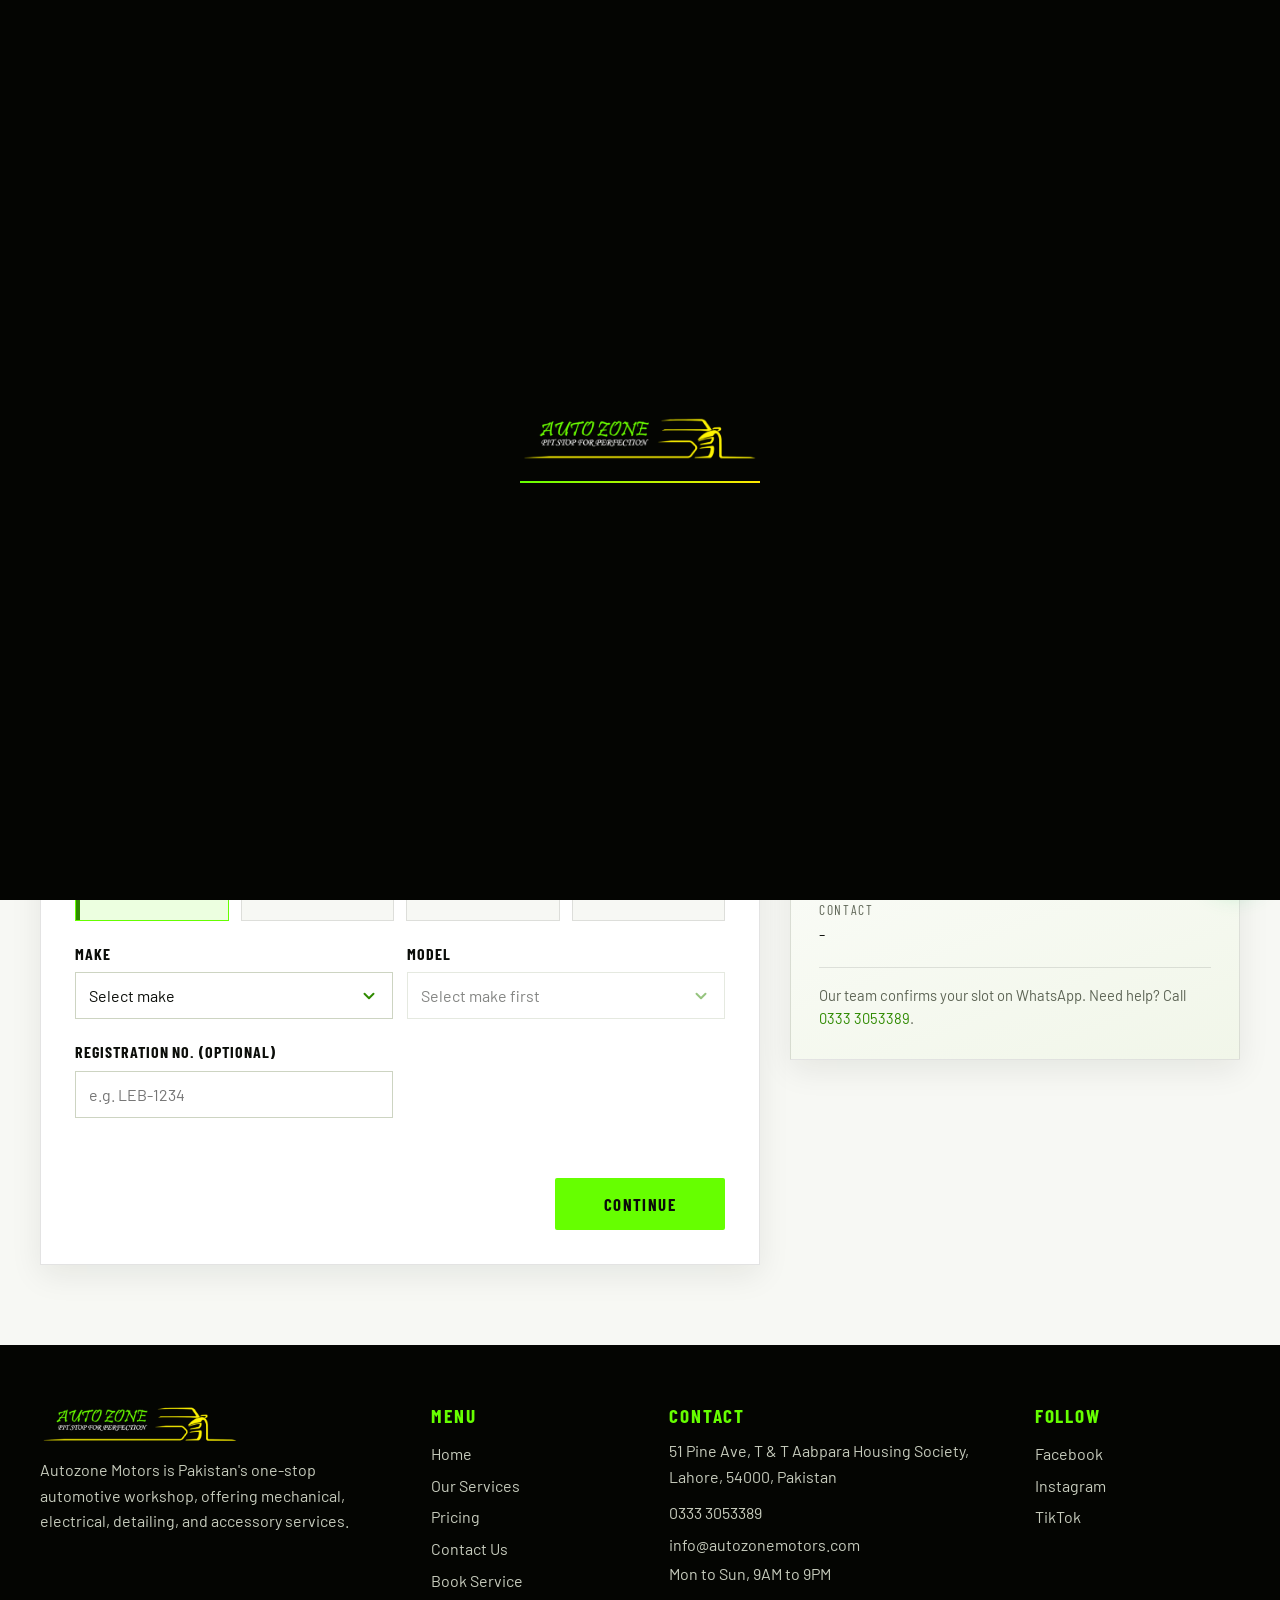
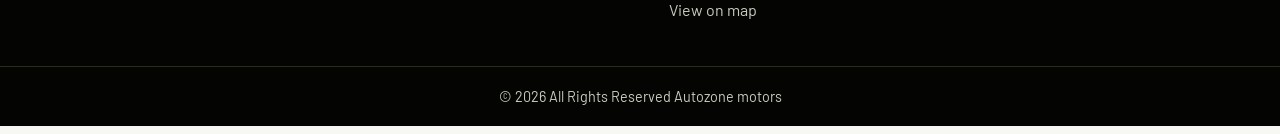
<file: book.html>
<!doctype html>
<html lang="en">
<head>
<meta charset="utf-8">
<meta name="viewport" content="width=device-width, initial-scale=1">
<title>Book a Service | Autozone Motors</title>
<meta name="description" content="Book an Autozone Motors service and send it on WhatsApp.">
<link rel="icon" href="assets/logo.png">
<link rel="preconnect" href="https://fonts.googleapis.com">
<link rel="preconnect" href="https://fonts.gstatic.com" crossorigin>
<link href="https://fonts.googleapis.com/css2?family=Barlow+Condensed:wght@600;700;800&family=Barlow:wght@400;500;600&display=swap" rel="stylesheet">
<link rel="stylesheet" href="styles.css?v=9">
<link rel="stylesheet" href="luxury.css?v=9">
<link rel="stylesheet" href="light.css?v=9">
</head>
<body>
<header class="site-header">
  <div class="wrap bar">
    <a class="logo" href="index.html" aria-label="Autozone Motors home"><img src="assets/logo.png" alt="Auto Zone" width="1080" height="201"></a>
    <button class="nav-toggle" aria-expanded="false" aria-controls="nav" aria-label="Menu"><span></span><span></span><span></span></button>
    <nav id="nav" class="nav">
      <a href="index.html">Home</a>
      <div class="has-sub">
        <a href="our-services.html">Our Services</a>
        <div class="sub">
          <a href="mechanical-services.html">Mechanical Services</a>
          <a href="electrical-services.html">Electrical Services</a>
          <a href="body-works-services.html">Body Works Services</a>
          <a href="wheels-and-brake-services.html">Wheels and Brake Services</a>
          <a href="car-ac-and-hvac-services.html">Car AC and HVAC Services</a>
          <a href="ppf-coating-and-detailing.html">PPF, Coating and Detailing</a>
          <a href="tyres-and-rims.html">Tyres and Rims</a>
          <a href="car-accessories.html">Car Accessories</a>
          <a href="car-care-products.html">Car Care Products</a>
        </div>
      </div>
      <a href="pricing.html">Pricing</a>
      <a href="contact-us.html">Contact Us</a>
      <a class="nav-cta" href="book.html">Book Service</a>
    </nav>
  </div>
</header>
<main>
<section class="page-hero">
  <div class="wrap">
    <p class="eyebrow">Book a Service</p>
    <h1>Book Your Service in Under a Minute</h1>
    <p class="lead">Choose your vehicle and services, pick a time, and send your booking straight to our team on WhatsApp.</p>
    
  </div>
</section>
<section class="sec bk-sec">
  <div class="wrap bk-grid">
    <form id="bk" class="bk-card" novalidate>
      <ol class="bk-steps" id="bkSteps">
        <li class="on"><b>1</b><span>Vehicle</span></li>
        <li><b>2</b><span>Services</span></li>
        <li><b>3</b><span>Schedule</span></li>
        <li><b>4</b><span>Your Details</span></li>
      </ol>
      <div class="bk-bar"><i id="bkBar"></i></div>

      <fieldset class="bk-pane on" data-step="1">
        <legend>Select your vehicle</legend>
        <div class="bk-opts four">
          <label class="bk-opt"><input type="radio" name="vehicle" value="Hatchback" checked><span><b>Hatchback</b><small>e.g. Alto, Picanto</small></span></label>
          <label class="bk-opt"><input type="radio" name="vehicle" value="Sedan"><span><b>Sedan</b><small>e.g. Civic, City</small></span></label>
          <label class="bk-opt"><input type="radio" name="vehicle" value="SUV"><span><b>SUV</b><small>e.g. Sportage, Tucson</small></span></label>
          <label class="bk-opt"><input type="radio" name="vehicle" value="Full Size SUV"><span><b>Full Size SUV</b><small>e.g. Prado, Land Cruiser</small></span></label>
        </div>
        <div class="bk-row">
          <label class="bk-f">Make<select name="make" required><option value="">Select make</option></select></label>
          <label class="bk-f">Model<select name="model" required disabled><option value="">Select make first</option></select></label>
        </div>
        <div class="bk-row">
          <label class="bk-f" id="otherWrap" hidden>Your car make and model<input name="other" placeholder="e.g. Nissan Dayz 2016" autocomplete="off"></label>
          <label class="bk-f">Registration no. (optional)<input name="reg" placeholder="e.g. LEB-1234" autocomplete="off"></label>
        </div>
      </fieldset>

      <fieldset class="bk-pane" data-step="2">
        <legend>What do you need?</legend>
        <p class="bk-hint">Select one or more services.</p>
        <div class="bk-opts two">
          <label class="bk-opt chk"><input type="checkbox" name="service" value="Mechanical Services" data-key="mechanical"><span><b>Mechanical Services</b><small>Engine, transmission, and suspension</small></span></label>
          <label class="bk-opt chk"><input type="checkbox" name="service" value="Electrical and Diagnostics" data-key="electrical"><span><b>Electrical and Diagnostics</b><small>Scanning for electrical, sensor, ABS, hybrid and engine faults</small></span></label>
          <label class="bk-opt chk"><input type="checkbox" name="service" value="Bodywork and Paint" data-key="bodywork"><span><b>Bodywork and Paint</b><small>Denting, painting, dent pulling and welding</small></span></label>
          <label class="bk-opt chk"><input type="checkbox" name="service" value="Wheels and Brake Services" data-key="wheels"><span><b>Wheels and Brake Services</b><small>3D alignment, brake service, pad replacement</small></span></label>
          <label class="bk-opt chk"><input type="checkbox" name="service" value="AC and HVAC System" data-key="ac"><span><b>AC and HVAC System</b><small>AC service, gas charging, recycling</small></span></label>
          <label class="bk-opt chk"><input type="checkbox" name="service" value="Detailing, PPF and Coating" data-key="detailing"><span><b>Detailing, PPF and Coating</b><small>Ceramic and graphene coating, PPF, detailing</small></span></label>
          <label class="bk-opt chk"><input type="checkbox" name="service" value="Tyres and Rims" data-key="tyres"><span><b>Tyres and Rims</b><small>Branded and Chinese tyres, alloy rims, balancing</small></span></label>
          <label class="bk-opt chk"><input type="checkbox" name="service" value="Car Accessories and Interior" data-key="accessories"><span><b>Car Accessories and Interior</b><small>Upholstery, mats, sound systems, lights</small></span></label>
          <label class="bk-opt chk"><input type="checkbox" name="service" value="Car Care Products" data-key="carcare"><span><b>Car Care Products</b><small>Wax, polish, shampoo, interior care</small></span></label>
          <label class="bk-opt chk"><input type="checkbox" name="service" value="Inspection and Diagnosis" data-key="inspection"><span><b>Inspection and Diagnosis</b><small>Not sure what is wrong? Start here</small></span></label>
        </div>
        <label class="bk-f">Describe the problem (optional)<textarea name="notes" rows="3" placeholder="e.g. AC not cooling, warning light on dashboard"></textarea></label>
      </fieldset>

      <fieldset class="bk-pane" data-step="3">
        <legend>Pick a date and time</legend>
        <p class="bk-hint">We are open Monday to Sunday, 9AM to 9PM.</p>
        <div class="bk-row">
          <label class="bk-f">Preferred date<input type="date" name="date" required></label>
          <label class="bk-f">Preferred time<select name="time" required><option value="">Select a time</option></select></label>
        </div>
      </fieldset>

      <fieldset class="bk-pane" data-step="4">
        <legend>Your details</legend>
        <div class="bk-row">
          <label class="bk-f">Full name<input name="name" autocomplete="name" required></label>
          <label class="bk-f">Phone / WhatsApp<input type="tel" name="phone" autocomplete="tel" placeholder="03XX XXXXXXX" required></label>
        </div>
        <p class="bk-hint">Pressing the button below opens WhatsApp with your booking ready to send to 0333 3053389.</p>
      </fieldset>

      <p class="bk-err" id="bkErr" role="alert"></p>
      <div class="bk-nav">
        <button type="button" class="btn btn-ghost" id="bkBack">Back</button>
        <button type="button" class="btn btn-primary" id="bkNext">Continue</button>
        <button type="submit" class="btn wa-btn" id="bkSend"><svg viewBox="0 0 24 24" fill="currentColor" aria-hidden="true"><path d="M20.5 3.5A11.8 11.8 0 0 0 1.9 17.8L0 24l6.3-1.7A11.8 11.8 0 0 0 12 23.8h0A11.8 11.8 0 0 0 20.5 3.5zM12 21.8a9.8 9.8 0 0 1-5-1.4l-.4-.2-3.7 1 1-3.6-.2-.4a9.8 9.8 0 1 1 8.3 4.6zm5.4-7.3c-.3-.1-1.7-.8-2-.9s-.5-.1-.7.1-.8.9-.9 1.1-.3.2-.6.1a8 8 0 0 1-4-3.5c-.3-.5.3-.5.9-1.6.1-.2 0-.4 0-.5l-.9-2.1c-.2-.6-.5-.5-.7-.5h-.6a1.2 1.2 0 0 0-.9.4 3.7 3.7 0 0 0-1.1 2.7 6.4 6.4 0 0 0 1.4 3.4 14.6 14.6 0 0 0 5.6 4.9c2 .9 2.8.9 3.8.8a3.2 3.2 0 0 0 2.1-1.5 2.6 2.6 0 0 0 .2-1.5c-.1-.1-.3-.2-.6-.3z"/></svg><span>Send Booking on WhatsApp</span></button>
      </div>
    </form>

    <aside class="bk-sum">
      <h3>Your Booking</h3>
      <dl>
        <dt>Vehicle</dt><dd id="sVeh">-</dd>
        <dt>Services</dt><dd id="sSvc">None selected</dd>
        <dt>Date and time</dt><dd id="sWhen">-</dd>
        <dt>Contact</dt><dd id="sWho">-</dd>
      </dl>
      <p class="bk-note">Our team confirms your slot on WhatsApp. Need help? Call <a href="tel:03333053389">0333 3053389</a>.</p>
    </aside>
  </div>
</section>

<div class="bk-done" id="bkDone" hidden>
  <div class="bk-done-card">
    <div class="bk-check"></div>
    <h2>Booking Ready</h2>
    <p>WhatsApp should have opened with your booking message. Just press send. If nothing opened, tap the button below.</p>
    <a class="btn btn-primary" id="bkLink" target="_blank" rel="noopener" href="#">Open WhatsApp</a>
    <button type="button" class="btn btn-ghost" id="bkAgain">New Booking</button>
  </div>
</div>
<script src="book.js?v=9"></script>
</main>
<footer class="footer">
  <div class="wrap foot-grid">
    <div>
      <img class="flogo" src="assets/logo.png" alt="Auto Zone" width="1080" height="201">
      <p>Autozone Motors is Pakistan's one-stop automotive workshop, offering mechanical, electrical, detailing, and accessory services.</p>
    </div>
    <div>
      <h4>Menu</h4>
      <a href="index.html">Home</a>
      <a href="our-services.html">Our Services</a>
      <a href="pricing.html">Pricing</a>
      <a href="contact-us.html">Contact Us</a>
      <a href="book.html">Book Service</a>
    </div>
    <div>
      <h4>Contact</h4>
      <p>51 Pine Ave, T &amp; T Aabpara Housing Society, Lahore, 54000, Pakistan</p>
      <a href="tel:03333053389">0333 3053389</a>
      <a href="mailto:info@autozonemotors.com">info@autozonemotors.com</a>
      <p>Mon to Sun, 9AM to 9PM</p>
      <a href="http://google.com/maps?cid=11933435538959423823">View on map</a>
    </div>
    <div>
      <h4>Follow</h4>
      <a href="http://facebook.com/people/Autozonemotors/61590541200899">Facebook</a>
      <a href="http://instagram.com/autozonemotors">Instagram</a>
      <a href="http://tiktok.com/@autozone_motors">TikTok</a>
    </div>
  </div>
  <p class="copy">&copy; 2026 All Rights Reserved Autozone motors</p>
</footer>
<script src="script.js?v=9"></script>
<script src="luxury.js?v=9"></script>
</body>
</html>
</file>
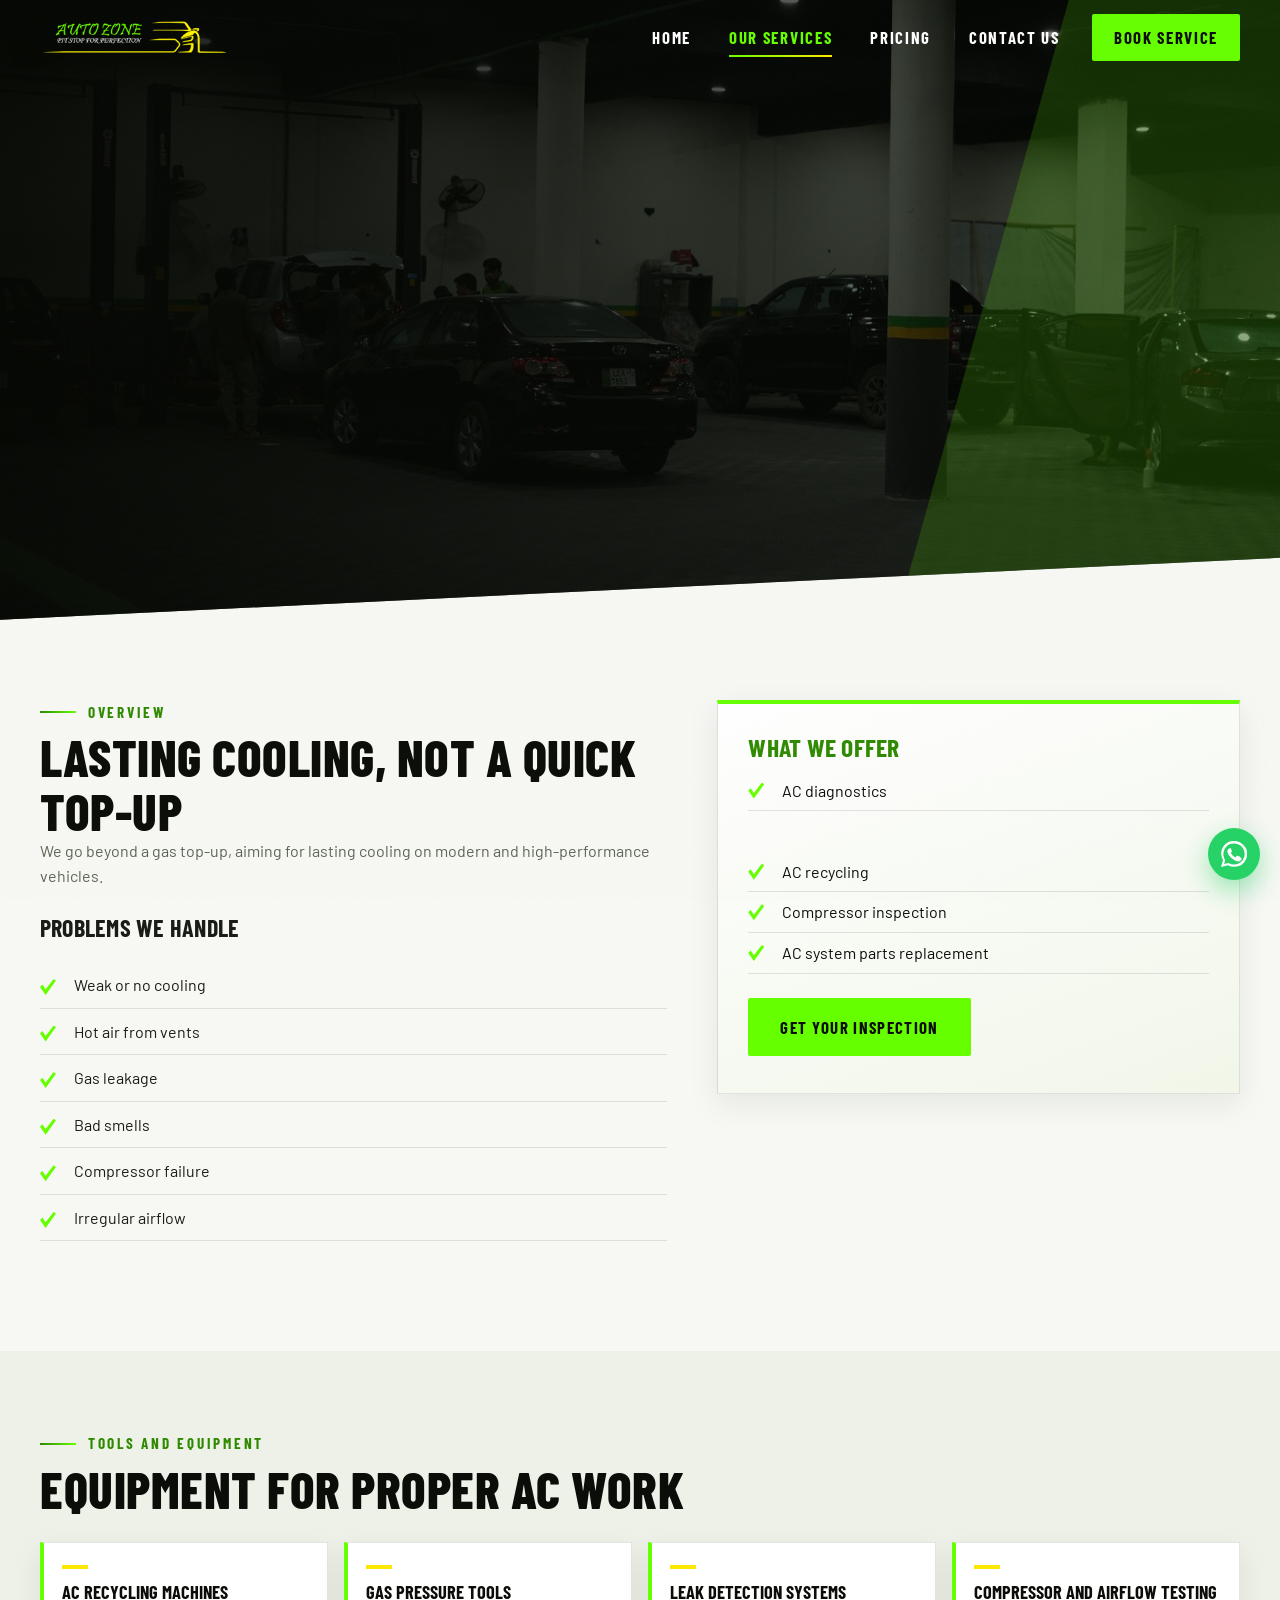
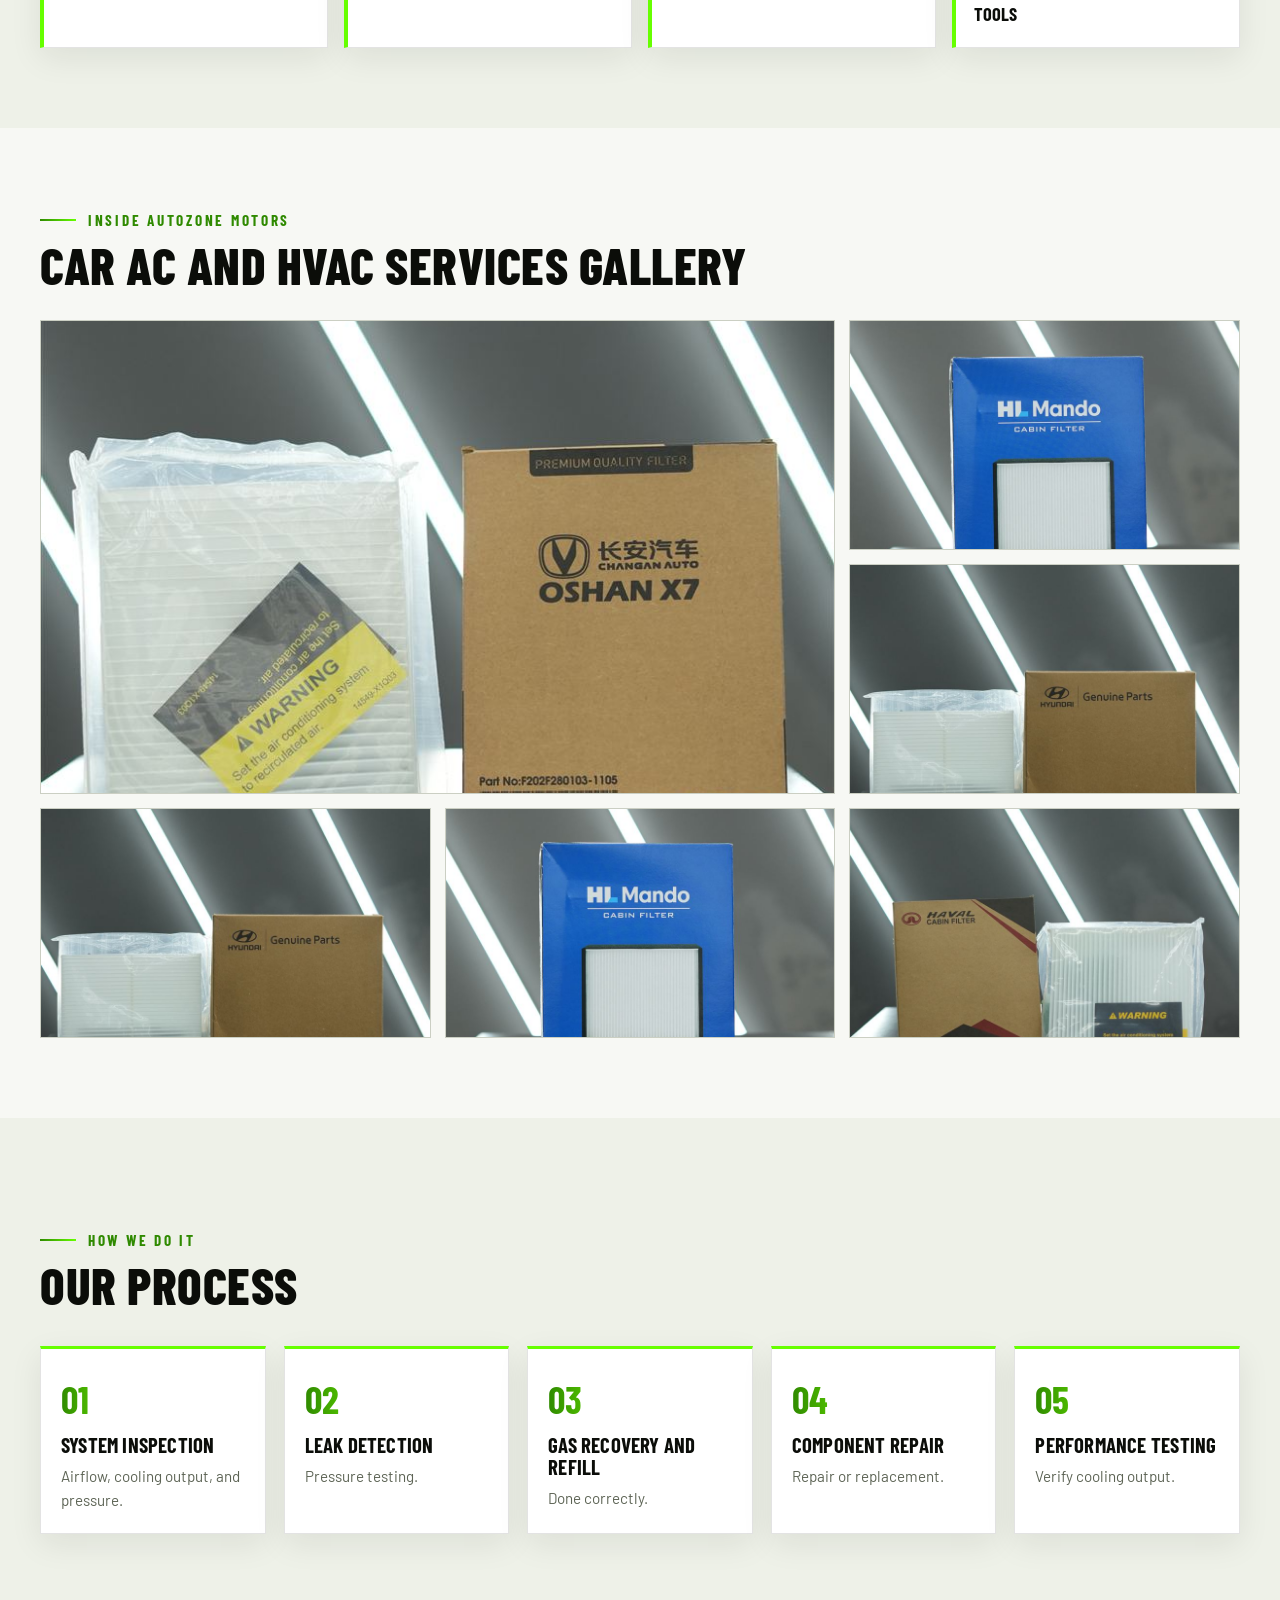
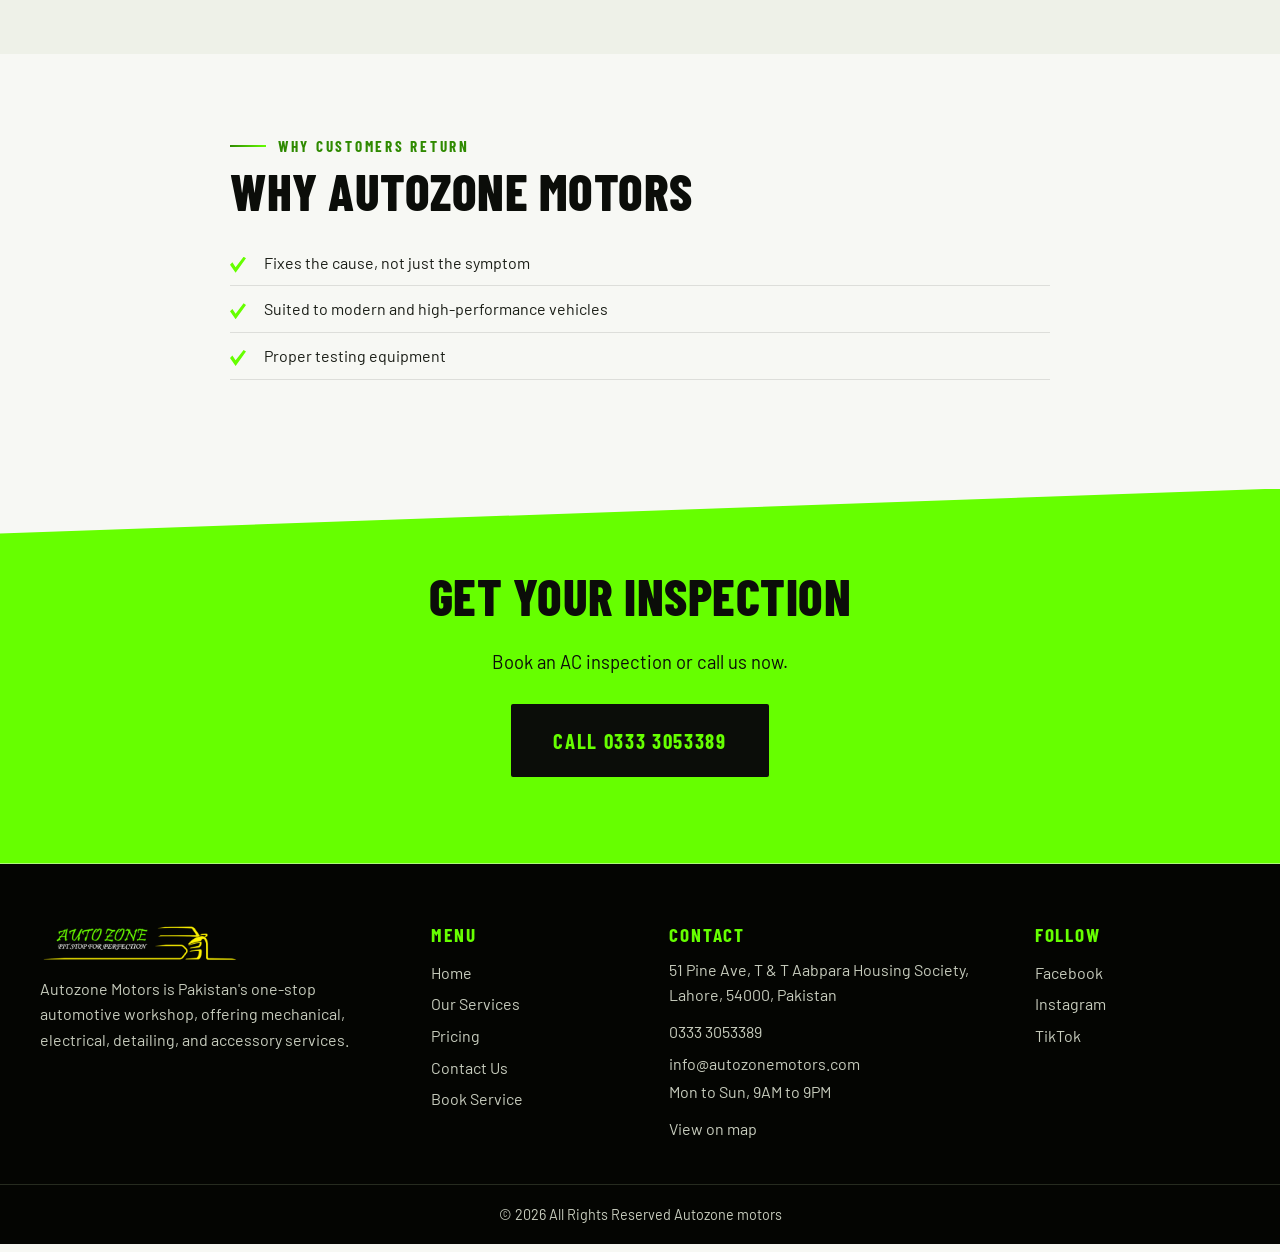
<file: car-ac-and-hvac-services.html>
<!doctype html>
<html lang="en">
<head>
<meta charset="utf-8">
<meta name="viewport" content="width=device-width, initial-scale=1">
<title>Car AC and HVAC Services | Autozone Motors</title>
<meta name="description" content="AC diagnostics, gas charging, recycling, compressor inspection, and parts replacement.">
<link rel="icon" href="assets/logo.png">
<link rel="preconnect" href="https://fonts.googleapis.com">
<link rel="preconnect" href="https://fonts.gstatic.com" crossorigin>
<link href="https://fonts.googleapis.com/css2?family=Barlow+Condensed:wght@600;700;800&family=Barlow:wght@400;500;600&display=swap" rel="stylesheet">
<link rel="stylesheet" href="styles.css?v=9">
<link rel="stylesheet" href="luxury.css?v=9">
<link rel="stylesheet" href="light.css?v=9">
</head>
<body>
<header class="site-header">
  <div class="wrap bar">
    <a class="logo" href="index.html" aria-label="Autozone Motors home"><img src="assets/logo.png" alt="Auto Zone" width="1080" height="201"></a>
    <button class="nav-toggle" aria-expanded="false" aria-controls="nav" aria-label="Menu"><span></span><span></span><span></span></button>
    <nav id="nav" class="nav">
      <a href="index.html">Home</a>
      <div class="has-sub">
        <a href="our-services.html" class="active">Our Services</a>
        <div class="sub">
          <a href="mechanical-services.html">Mechanical Services</a>
          <a href="electrical-services.html">Electrical Services</a>
          <a href="body-works-services.html">Body Works Services</a>
          <a href="wheels-and-brake-services.html">Wheels and Brake Services</a>
          <a href="car-ac-and-hvac-services.html">Car AC and HVAC Services</a>
          <a href="ppf-coating-and-detailing.html">PPF, Coating and Detailing</a>
          <a href="tyres-and-rims.html">Tyres and Rims</a>
          <a href="car-accessories.html">Car Accessories</a>
          <a href="car-care-products.html">Car Care Products</a>
        </div>
      </div>
      <a href="pricing.html">Pricing</a>
      <a href="contact-us.html">Contact Us</a>
      <a class="nav-cta" href="book.html">Book Service</a>
    </nav>
  </div>
</header>
<main>
<section class="page-hero" style="background-image:linear-gradient(90deg,rgba(5,7,3,.93) 0%,rgba(5,7,3,.72) 55%,rgba(5,7,3,.4)),url(assets/services/ac/hero.jpg)">
  <div class="wrap">
    <p class="eyebrow">Car AC and HVAC Services</p>
    <h1>AC Not Cooling? We'll Fix It Properly, Not Just Refill the Gas</h1>
    <p class="lead">AC diagnostics, gas charging, recycling, compressor inspection, and parts replacement.</p>
    <div class="btns"><a class="btn btn-primary" href="book.html?service=ac">Book Inspection</a><a class="btn btn-ghost" href="tel:03333053389">Call 0333 3053389</a></div>
  </div>
</section>
<section class="sec">
  <div class="wrap two">
    <div>
      <p class="kicker">Overview</p>
      <h2>Lasting cooling, not a quick top-up</h2>
      <p class="muted">We go beyond a gas top-up, aiming for lasting cooling on modern and high-performance vehicles.</p>
      <h3 class="sub-h">Problems we handle</h3>
      <ul class="ticks">
        <li>Weak or no cooling</li>
        <li>Hot air from vents</li>
        <li>Gas leakage</li>
        <li>Bad smells</li>
        <li>Compressor failure</li>
        <li>Irregular airflow</li>
      </ul>
    </div>
    <div class="panel">
      <h3>What we offer</h3>
      <ul class="ticks tight">
        <li>AC diagnostics</li>
        <li>Gas charging</li>
        <li>AC recycling</li>
        <li>Compressor inspection</li>
        <li>AC system parts replacement</li>
      </ul>
      <a class="btn btn-primary" href="book.html?service=ac">Get Your Inspection</a>
    </div>
  </div>
</section>

<section class="sec alt">
  <div class="wrap">
    <p class="kicker">Tools and Equipment</p>
    <h2>Equipment for proper AC work</h2>
    <div class="minis">
      <div class="mini"><span></span>AC recycling machines</div>
      <div class="mini"><span></span>Gas pressure tools</div>
      <div class="mini"><span></span>Leak detection systems</div>
      <div class="mini"><span></span>Compressor and airflow testing tools</div>
    </div>
  </div>
</section>

<section class="sec gallery-sec">
  <div class="wrap">
    <p class="kicker">Inside Autozone Motors</p>
    <h2>Car AC and HVAC Services Gallery</h2>
    <div class="gallery">
      <button type="button" class="gal" data-full="assets/services/ac/g1.jpg" aria-label="Open photo 1"><img src="assets/services/ac/g1.jpg" alt="Car AC and HVAC Services at Autozone Motors, photo 1" loading="lazy"></button>
      <button type="button" class="gal" data-full="assets/services/ac/g2.jpg" aria-label="Open photo 2"><img src="assets/services/ac/g2.jpg" alt="Car AC and HVAC Services at Autozone Motors, photo 2" loading="lazy"></button>
      <button type="button" class="gal" data-full="assets/services/ac/g3.jpg" aria-label="Open photo 3"><img src="assets/services/ac/g3.jpg" alt="Car AC and HVAC Services at Autozone Motors, photo 3" loading="lazy"></button>
      <button type="button" class="gal" data-full="assets/services/ac/g4.jpg" aria-label="Open photo 4"><img src="assets/services/ac/g4.jpg" alt="Car AC and HVAC Services at Autozone Motors, photo 4" loading="lazy"></button>
      <button type="button" class="gal" data-full="assets/services/ac/g5.jpg" aria-label="Open photo 5"><img src="assets/services/ac/g5.jpg" alt="Car AC and HVAC Services at Autozone Motors, photo 5" loading="lazy"></button>
      <button type="button" class="gal" data-full="assets/services/ac/g6.jpg" aria-label="Open photo 6"><img src="assets/services/ac/g6.jpg" alt="Car AC and HVAC Services at Autozone Motors, photo 6" loading="lazy"></button>
    </div>
  </div>
</section>

<section class="process">
  <div class="wrap">
    <p class="kicker">How We Do It</p>
    <h2>Our Process</h2>
    <ol class="steps s5">
      <li><b>01</b><h3>System Inspection</h3><p>Airflow, cooling output, and pressure.</p></li>
      <li><b>02</b><h3>Leak Detection</h3><p>Pressure testing.</p></li>
      <li><b>03</b><h3>Gas Recovery and Refill</h3><p>Done correctly.</p></li>
      <li><b>04</b><h3>Component Repair</h3><p>Repair or replacement.</p></li>
      <li><b>05</b><h3>Performance Testing</h3><p>Verify cooling output.</p></li>
    </ol>
  </div>
</section>

<section class="sec">
  <div class="wrap narrow">
    <p class="kicker">Why Customers Return</p>
    <h2>Why Autozone Motors</h2>
    <ul class="ticks">
      <li>Fixes the cause, not just the symptom</li>
        <li>Suited to modern and high-performance vehicles</li>
        <li>Proper testing equipment</li>
    </ul>
  </div>
</section>

<section class="closing">
  <div class="wrap">
    <h2>Get Your Inspection</h2>
    <p class="cta-p">Book an AC inspection or call us now.</p>
    <a class="btn btn-dark big" href="tel:03333053389">Call 0333 3053389</a>
  </div>
</section>
</main>
<footer class="footer">
  <div class="wrap foot-grid">
    <div>
      <img class="flogo" src="assets/logo.png" alt="Auto Zone" width="1080" height="201">
      <p>Autozone Motors is Pakistan's one-stop automotive workshop, offering mechanical, electrical, detailing, and accessory services.</p>
    </div>
    <div>
      <h4>Menu</h4>
      <a href="index.html">Home</a>
      <a href="our-services.html">Our Services</a>
      <a href="pricing.html">Pricing</a>
      <a href="contact-us.html">Contact Us</a>
      <a href="book.html">Book Service</a>
    </div>
    <div>
      <h4>Contact</h4>
      <p>51 Pine Ave, T &amp; T Aabpara Housing Society, Lahore, 54000, Pakistan</p>
      <a href="tel:03333053389">0333 3053389</a>
      <a href="mailto:info@autozonemotors.com">info@autozonemotors.com</a>
      <p>Mon to Sun, 9AM to 9PM</p>
      <a href="http://google.com/maps?cid=11933435538959423823">View on map</a>
    </div>
    <div>
      <h4>Follow</h4>
      <a href="http://facebook.com/people/Autozonemotors/61590541200899">Facebook</a>
      <a href="http://instagram.com/autozonemotors">Instagram</a>
      <a href="http://tiktok.com/@autozone_motors">TikTok</a>
    </div>
  </div>
  <p class="copy">&copy; 2026 All Rights Reserved Autozone motors</p>
</footer>
<script src="script.js?v=9"></script>
<script src="luxury.js?v=9"></script>
</body>
</html>
</file>
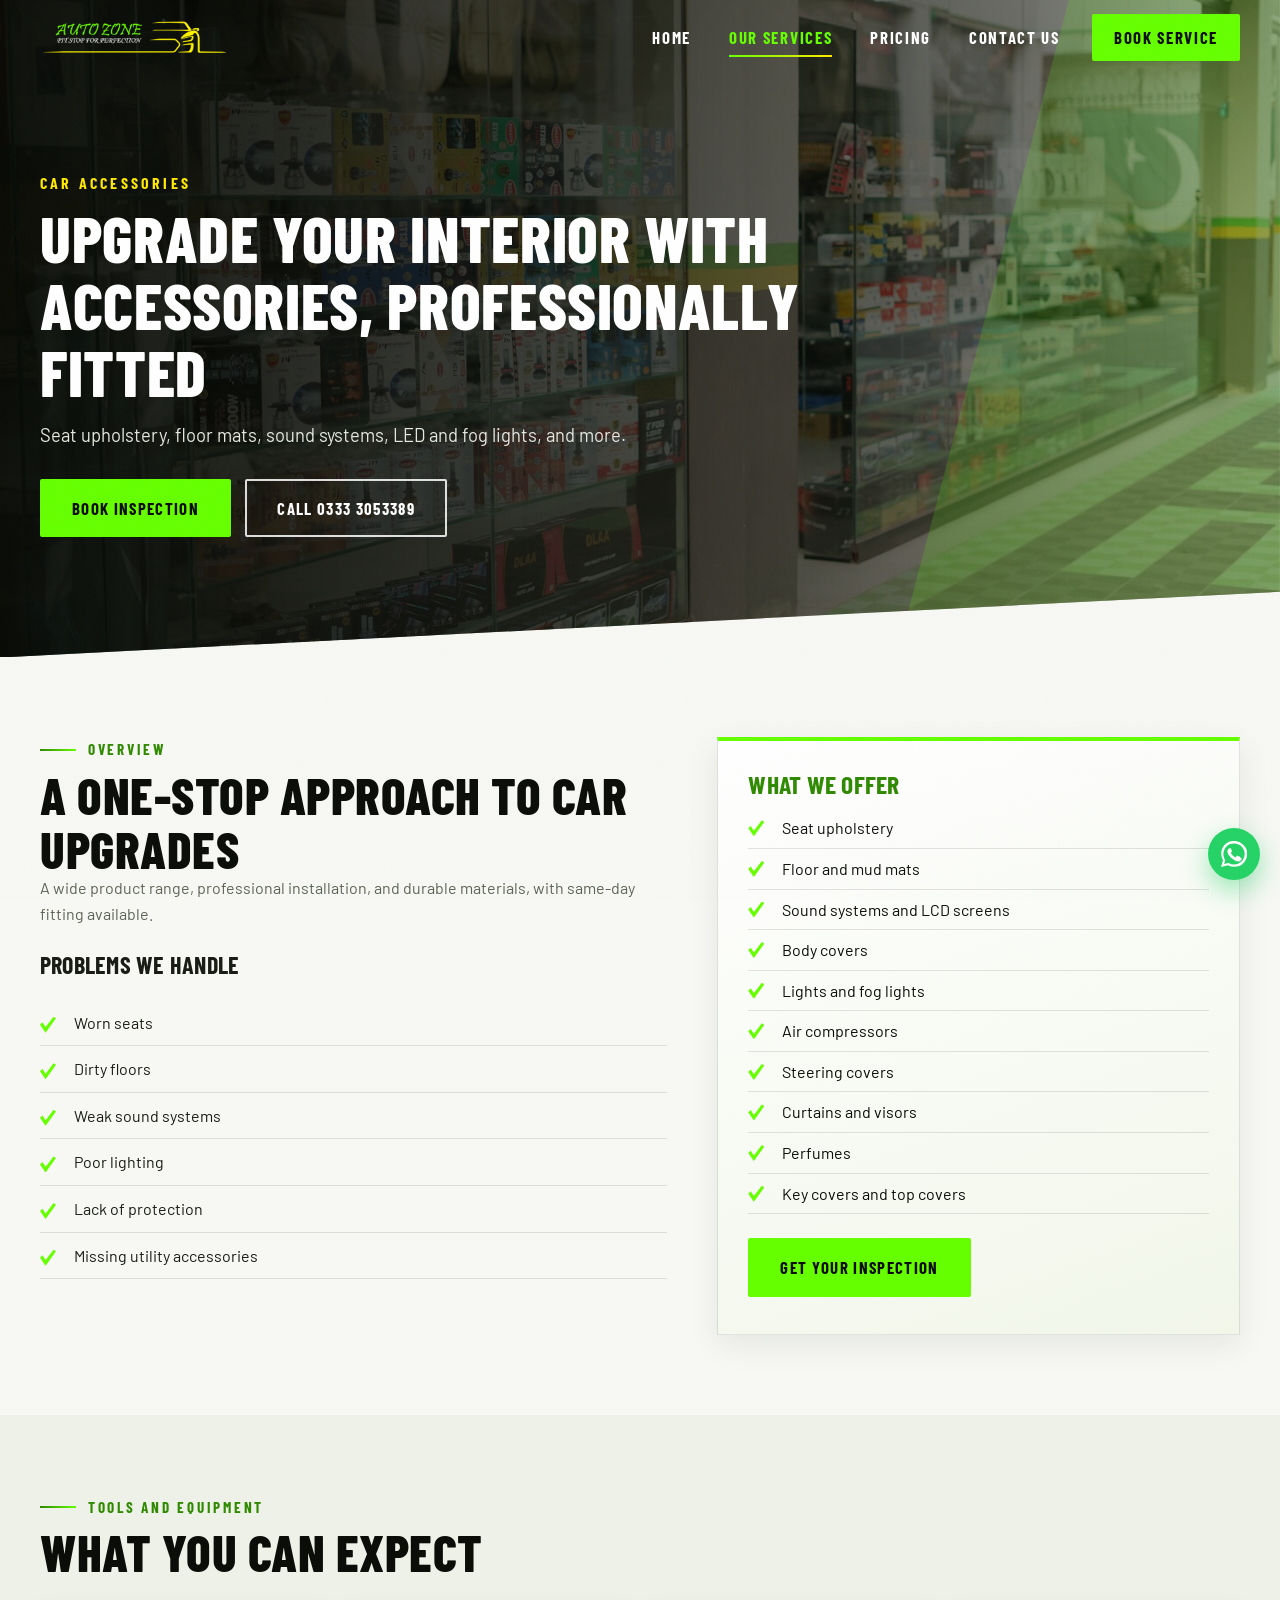
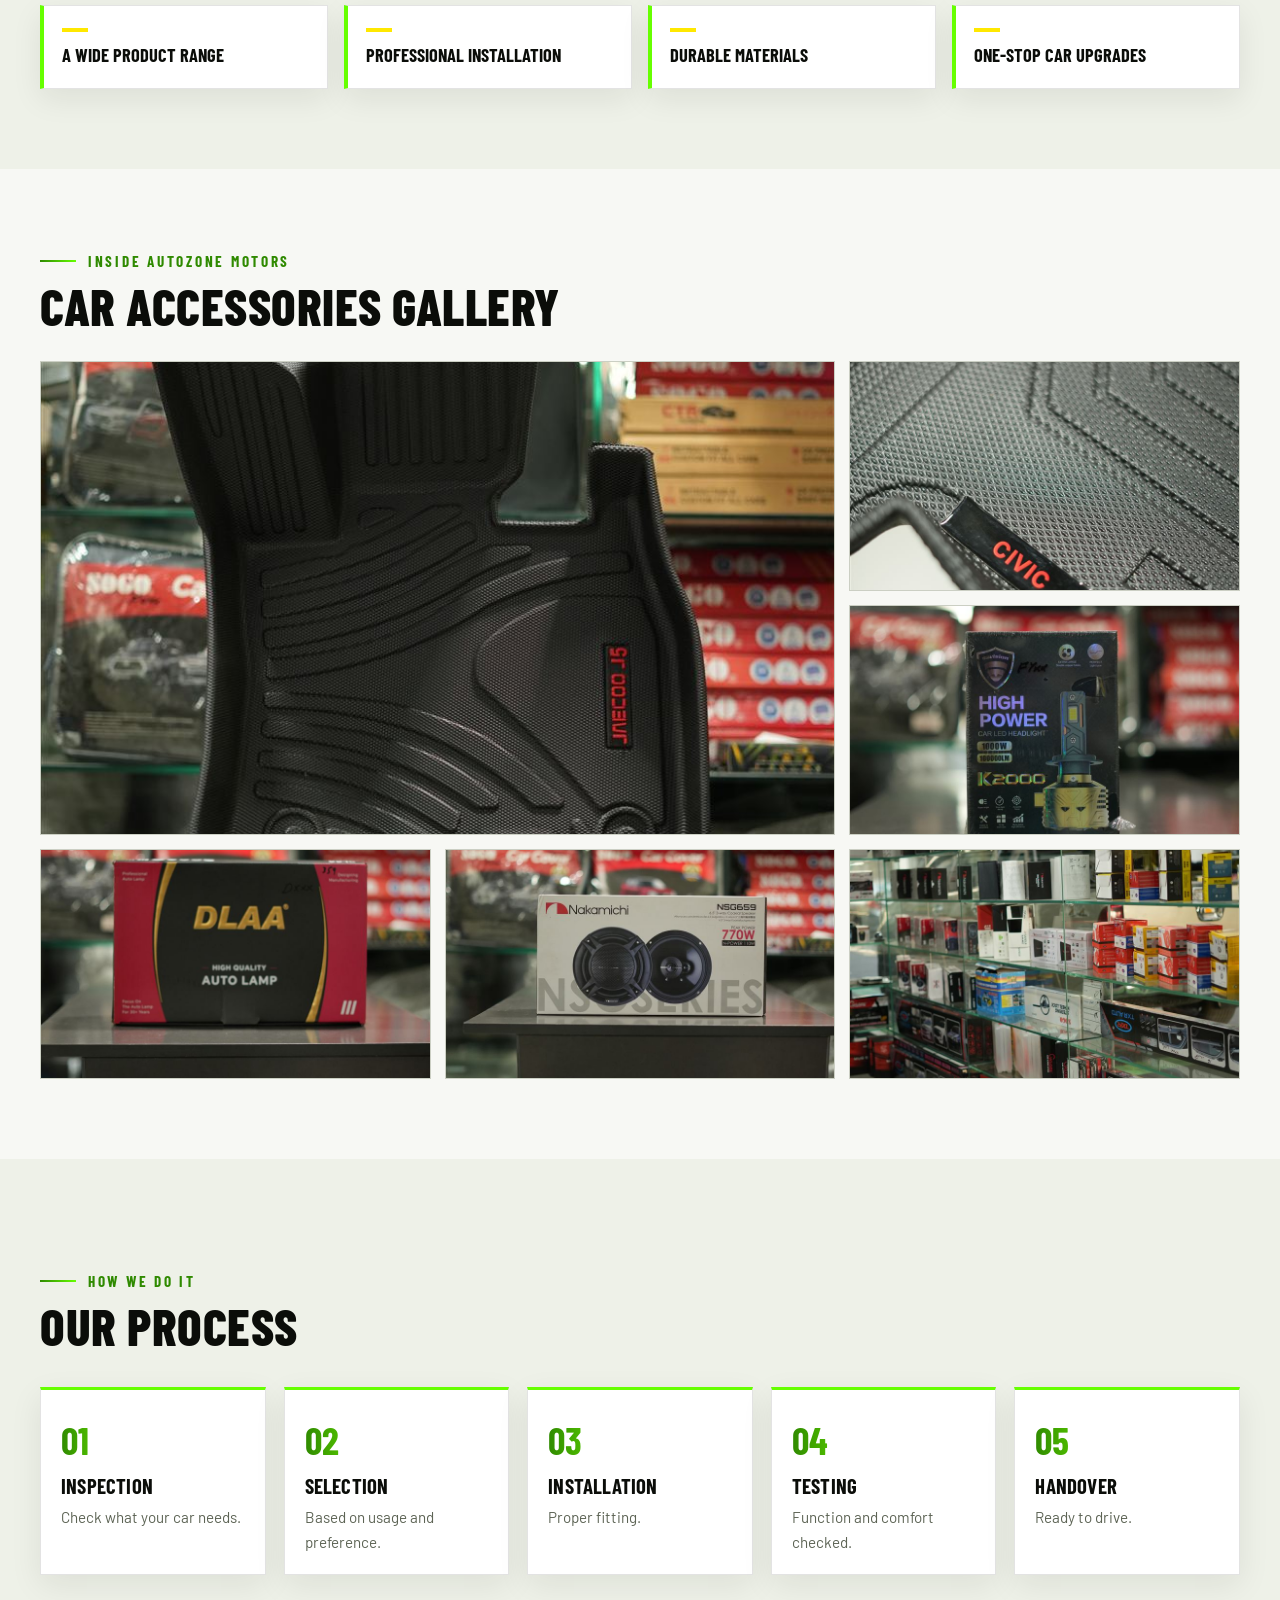
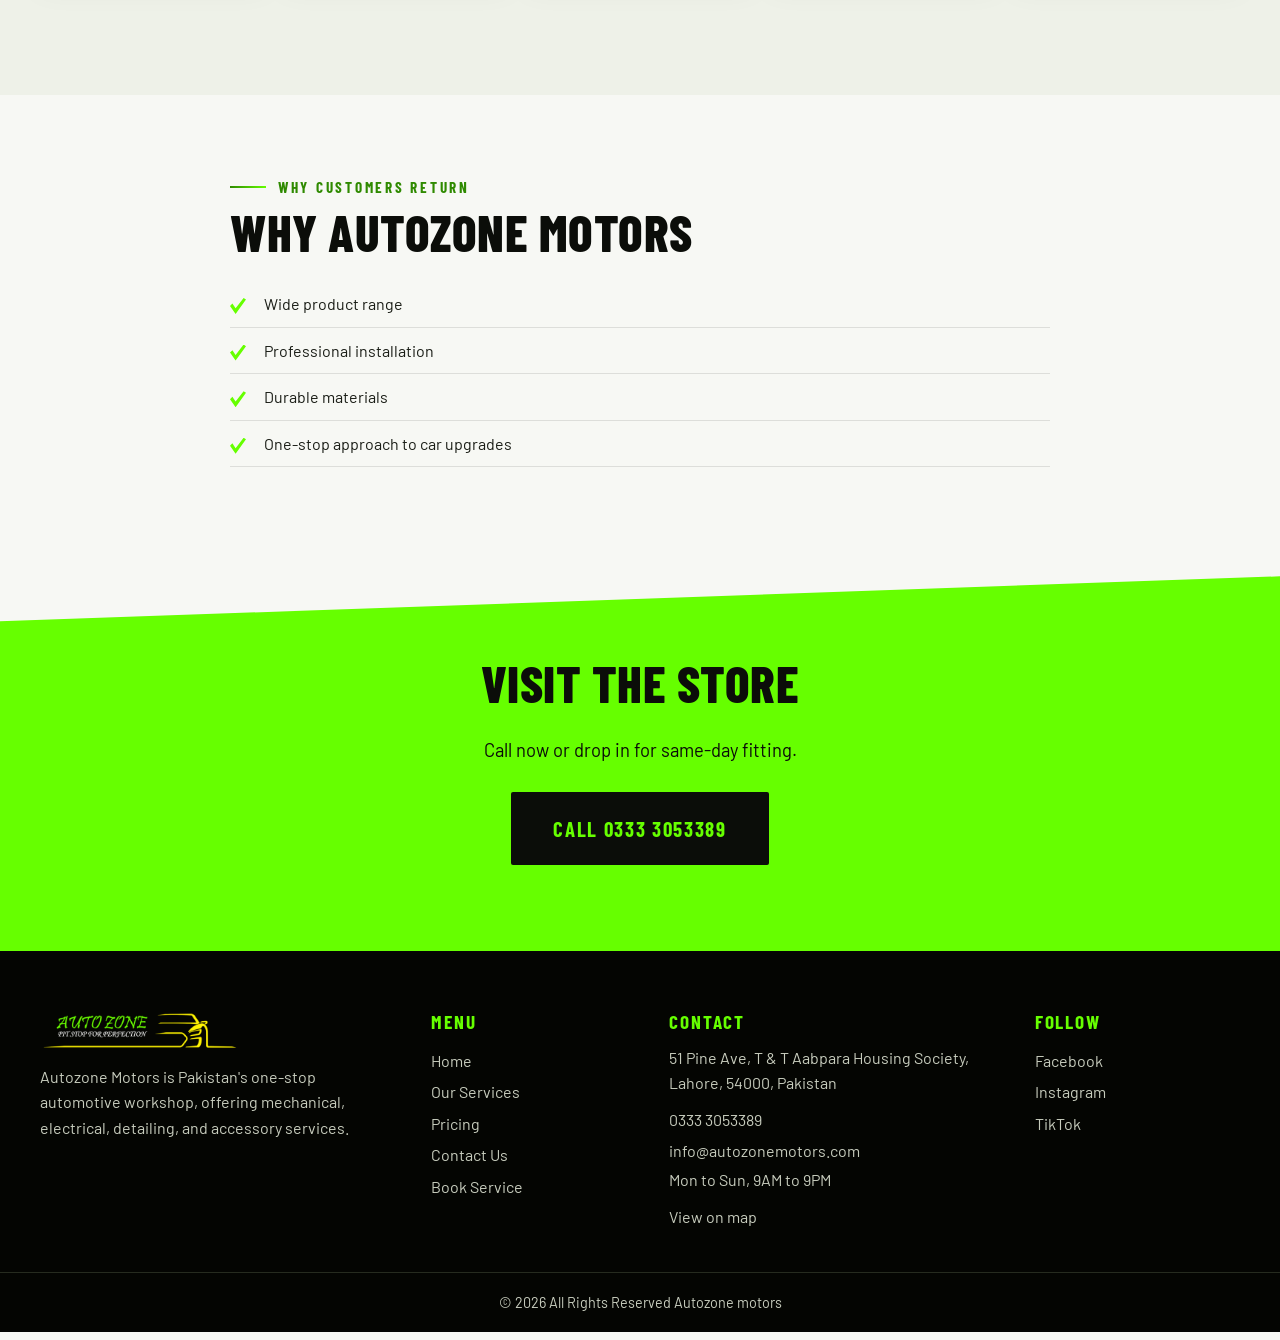
<file: car-accessories.html>
<!doctype html>
<html lang="en">
<head>
<meta charset="utf-8">
<meta name="viewport" content="width=device-width, initial-scale=1">
<title>Car Accessories | Autozone Motors</title>
<meta name="description" content="Seat upholstery, floor mats, sound systems, LED and fog lights, and more.">
<link rel="icon" href="assets/logo.png">
<link rel="preconnect" href="https://fonts.googleapis.com">
<link rel="preconnect" href="https://fonts.gstatic.com" crossorigin>
<link href="https://fonts.googleapis.com/css2?family=Barlow+Condensed:wght@600;700;800&family=Barlow:wght@400;500;600&display=swap" rel="stylesheet">
<link rel="stylesheet" href="styles.css?v=9">
<link rel="stylesheet" href="luxury.css?v=9">
<link rel="stylesheet" href="light.css?v=9">
</head>
<body>
<header class="site-header">
  <div class="wrap bar">
    <a class="logo" href="index.html" aria-label="Autozone Motors home"><img src="assets/logo.png" alt="Auto Zone" width="1080" height="201"></a>
    <button class="nav-toggle" aria-expanded="false" aria-controls="nav" aria-label="Menu"><span></span><span></span><span></span></button>
    <nav id="nav" class="nav">
      <a href="index.html">Home</a>
      <div class="has-sub">
        <a href="our-services.html" class="active">Our Services</a>
        <div class="sub">
          <a href="mechanical-services.html">Mechanical Services</a>
          <a href="electrical-services.html">Electrical Services</a>
          <a href="body-works-services.html">Body Works Services</a>
          <a href="wheels-and-brake-services.html">Wheels and Brake Services</a>
          <a href="car-ac-and-hvac-services.html">Car AC and HVAC Services</a>
          <a href="ppf-coating-and-detailing.html">PPF, Coating and Detailing</a>
          <a href="tyres-and-rims.html">Tyres and Rims</a>
          <a href="car-accessories.html">Car Accessories</a>
          <a href="car-care-products.html">Car Care Products</a>
        </div>
      </div>
      <a href="pricing.html">Pricing</a>
      <a href="contact-us.html">Contact Us</a>
      <a class="nav-cta" href="book.html">Book Service</a>
    </nav>
  </div>
</header>
<main>
<section class="page-hero" style="background-image:linear-gradient(90deg,rgba(5,7,3,.93) 0%,rgba(5,7,3,.72) 55%,rgba(5,7,3,.4)),url(assets/services/accessories/hero.jpg)">
  <div class="wrap">
    <p class="eyebrow">Car Accessories</p>
    <h1>Upgrade Your Interior with Accessories, Professionally Fitted</h1>
    <p class="lead">Seat upholstery, floor mats, sound systems, LED and fog lights, and more.</p>
    <div class="btns"><a class="btn btn-primary" href="book.html?service=accessories">Book Inspection</a><a class="btn btn-ghost" href="tel:03333053389">Call 0333 3053389</a></div>
  </div>
</section>
<section class="sec">
  <div class="wrap two">
    <div>
      <p class="kicker">Overview</p>
      <h2>A one-stop approach to car upgrades</h2>
      <p class="muted">A wide product range, professional installation, and durable materials, with same-day fitting available.</p>
      <h3 class="sub-h">Problems we handle</h3>
      <ul class="ticks">
        <li>Worn seats</li>
        <li>Dirty floors</li>
        <li>Weak sound systems</li>
        <li>Poor lighting</li>
        <li>Lack of protection</li>
        <li>Missing utility accessories</li>
      </ul>
    </div>
    <div class="panel">
      <h3>What we offer</h3>
      <ul class="ticks tight">
        <li>Seat upholstery</li>
        <li>Floor and mud mats</li>
        <li>Sound systems and LCD screens</li>
        <li>Body covers</li>
        <li>Lights and fog lights</li>
        <li>Air compressors</li>
        <li>Steering covers</li>
        <li>Curtains and visors</li>
        <li>Perfumes</li>
        <li>Key covers and top covers</li>
      </ul>
      <a class="btn btn-primary" href="book.html?service=accessories">Get Your Inspection</a>
    </div>
  </div>
</section>

<section class="sec alt">
  <div class="wrap">
    <p class="kicker">Tools and Equipment</p>
    <h2>What you can expect</h2>
    <div class="minis">
      <div class="mini"><span></span>A wide product range</div>
      <div class="mini"><span></span>Professional installation</div>
      <div class="mini"><span></span>Durable materials</div>
      <div class="mini"><span></span>One-stop car upgrades</div>
    </div>
  </div>
</section>

<section class="sec gallery-sec">
  <div class="wrap">
    <p class="kicker">Inside Autozone Motors</p>
    <h2>Car Accessories Gallery</h2>
    <div class="gallery">
      <button type="button" class="gal" data-full="assets/services/accessories/g1.jpg" aria-label="Open photo 1"><img src="assets/services/accessories/g1.jpg" alt="Car Accessories at Autozone Motors, photo 1" loading="lazy"></button>
      <button type="button" class="gal" data-full="assets/services/accessories/g2.jpg" aria-label="Open photo 2"><img src="assets/services/accessories/g2.jpg" alt="Car Accessories at Autozone Motors, photo 2" loading="lazy"></button>
      <button type="button" class="gal" data-full="assets/services/accessories/g3.jpg" aria-label="Open photo 3"><img src="assets/services/accessories/g3.jpg" alt="Car Accessories at Autozone Motors, photo 3" loading="lazy"></button>
      <button type="button" class="gal" data-full="assets/services/accessories/g4.jpg" aria-label="Open photo 4"><img src="assets/services/accessories/g4.jpg" alt="Car Accessories at Autozone Motors, photo 4" loading="lazy"></button>
      <button type="button" class="gal" data-full="assets/services/accessories/g5.jpg" aria-label="Open photo 5"><img src="assets/services/accessories/g5.jpg" alt="Car Accessories at Autozone Motors, photo 5" loading="lazy"></button>
      <button type="button" class="gal" data-full="assets/services/accessories/g6.jpg" aria-label="Open photo 6"><img src="assets/services/accessories/g6.jpg" alt="Car Accessories at Autozone Motors, photo 6" loading="lazy"></button>
    </div>
  </div>
</section>

<section class="process">
  <div class="wrap">
    <p class="kicker">How We Do It</p>
    <h2>Our Process</h2>
    <ol class="steps s5">
      <li><b>01</b><h3>Inspection</h3><p>Check what your car needs.</p></li>
      <li><b>02</b><h3>Selection</h3><p>Based on usage and preference.</p></li>
      <li><b>03</b><h3>Installation</h3><p>Proper fitting.</p></li>
      <li><b>04</b><h3>Testing</h3><p>Function and comfort checked.</p></li>
      <li><b>05</b><h3>Handover</h3><p>Ready to drive.</p></li>
    </ol>
  </div>
</section>

<section class="sec">
  <div class="wrap narrow">
    <p class="kicker">Why Customers Return</p>
    <h2>Why Autozone Motors</h2>
    <ul class="ticks">
      <li>Wide product range</li>
        <li>Professional installation</li>
        <li>Durable materials</li>
        <li>One-stop approach to car upgrades</li>
    </ul>
  </div>
</section>

<section class="closing">
  <div class="wrap">
    <h2>Visit the Store</h2>
    <p class="cta-p">Call now or drop in for same-day fitting.</p>
    <a class="btn btn-dark big" href="tel:03333053389">Call 0333 3053389</a>
  </div>
</section>
</main>
<footer class="footer">
  <div class="wrap foot-grid">
    <div>
      <img class="flogo" src="assets/logo.png" alt="Auto Zone" width="1080" height="201">
      <p>Autozone Motors is Pakistan's one-stop automotive workshop, offering mechanical, electrical, detailing, and accessory services.</p>
    </div>
    <div>
      <h4>Menu</h4>
      <a href="index.html">Home</a>
      <a href="our-services.html">Our Services</a>
      <a href="pricing.html">Pricing</a>
      <a href="contact-us.html">Contact Us</a>
      <a href="book.html">Book Service</a>
    </div>
    <div>
      <h4>Contact</h4>
      <p>51 Pine Ave, T &amp; T Aabpara Housing Society, Lahore, 54000, Pakistan</p>
      <a href="tel:03333053389">0333 3053389</a>
      <a href="mailto:info@autozonemotors.com">info@autozonemotors.com</a>
      <p>Mon to Sun, 9AM to 9PM</p>
      <a href="http://google.com/maps?cid=11933435538959423823">View on map</a>
    </div>
    <div>
      <h4>Follow</h4>
      <a href="http://facebook.com/people/Autozonemotors/61590541200899">Facebook</a>
      <a href="http://instagram.com/autozonemotors">Instagram</a>
      <a href="http://tiktok.com/@autozone_motors">TikTok</a>
    </div>
  </div>
  <p class="copy">&copy; 2026 All Rights Reserved Autozone motors</p>
</footer>
<script src="script.js?v=9"></script>
<script src="luxury.js?v=9"></script>
</body>
</html>
</file>
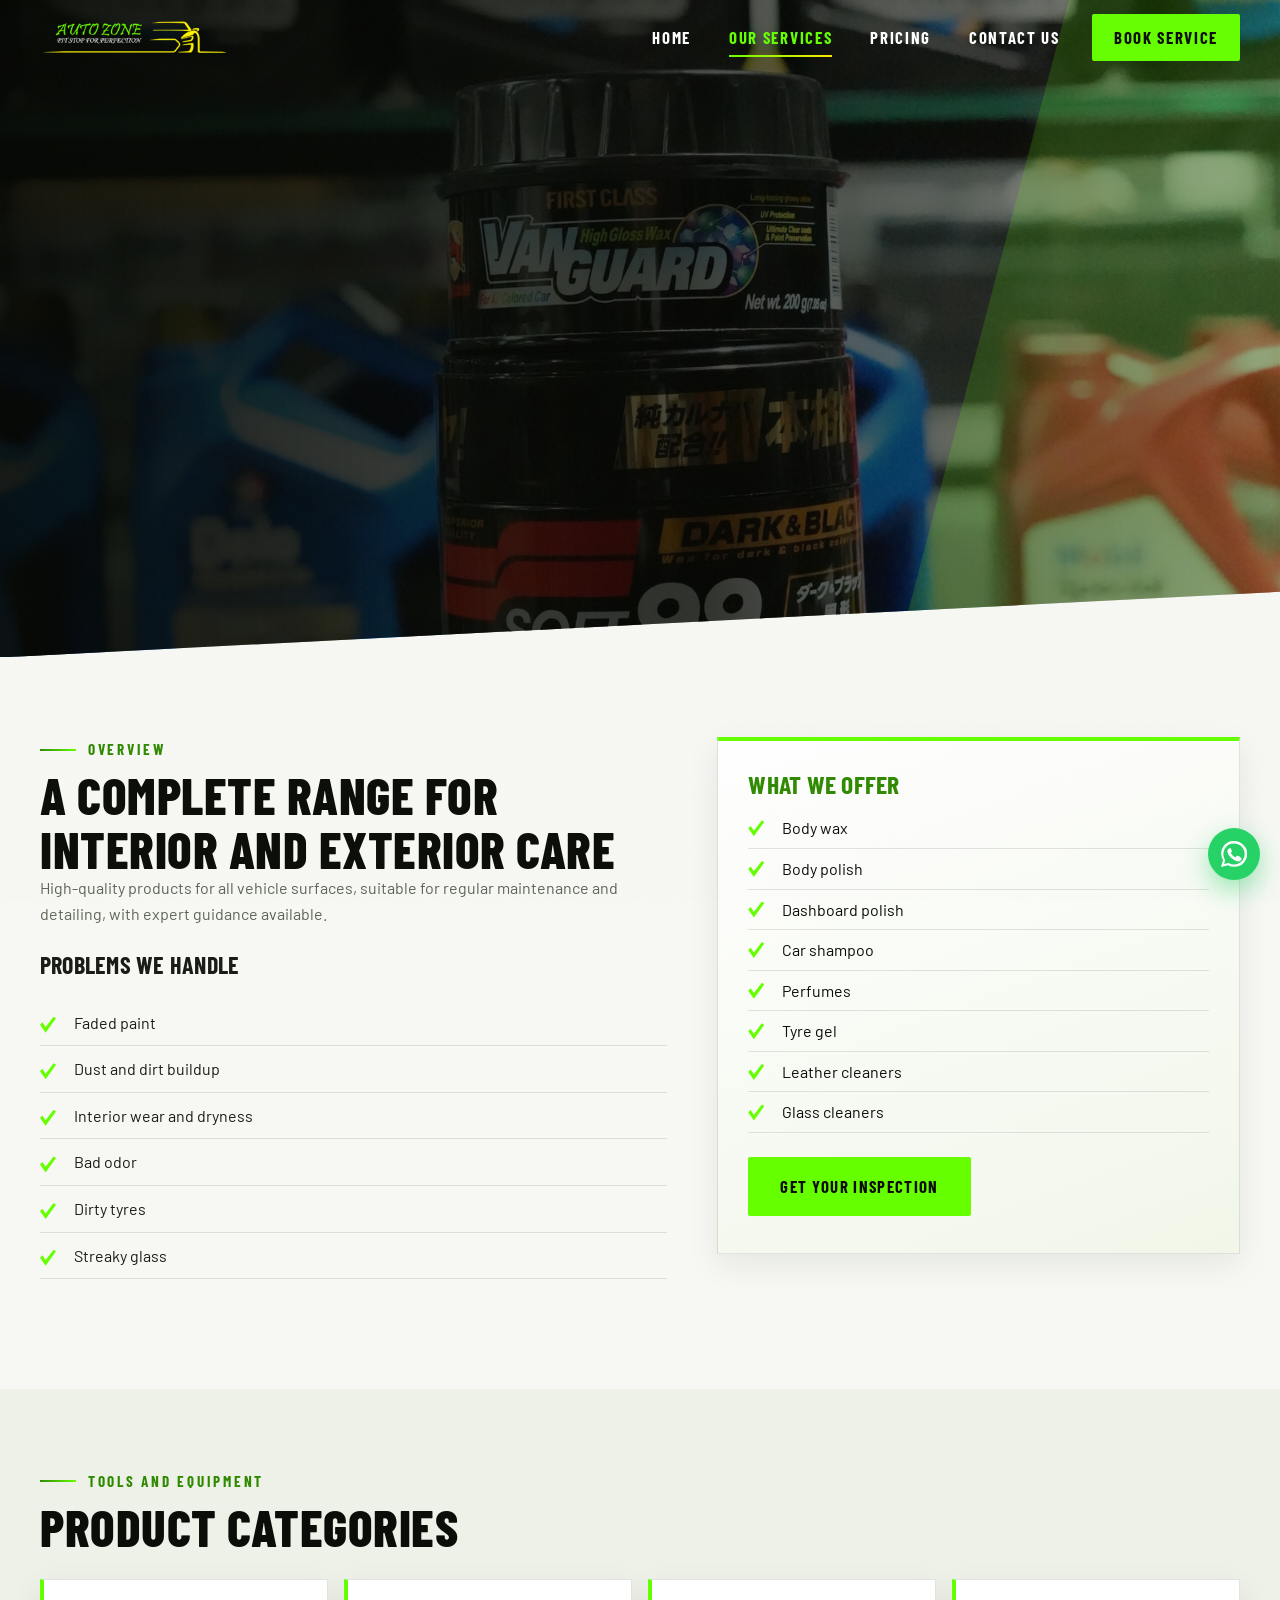
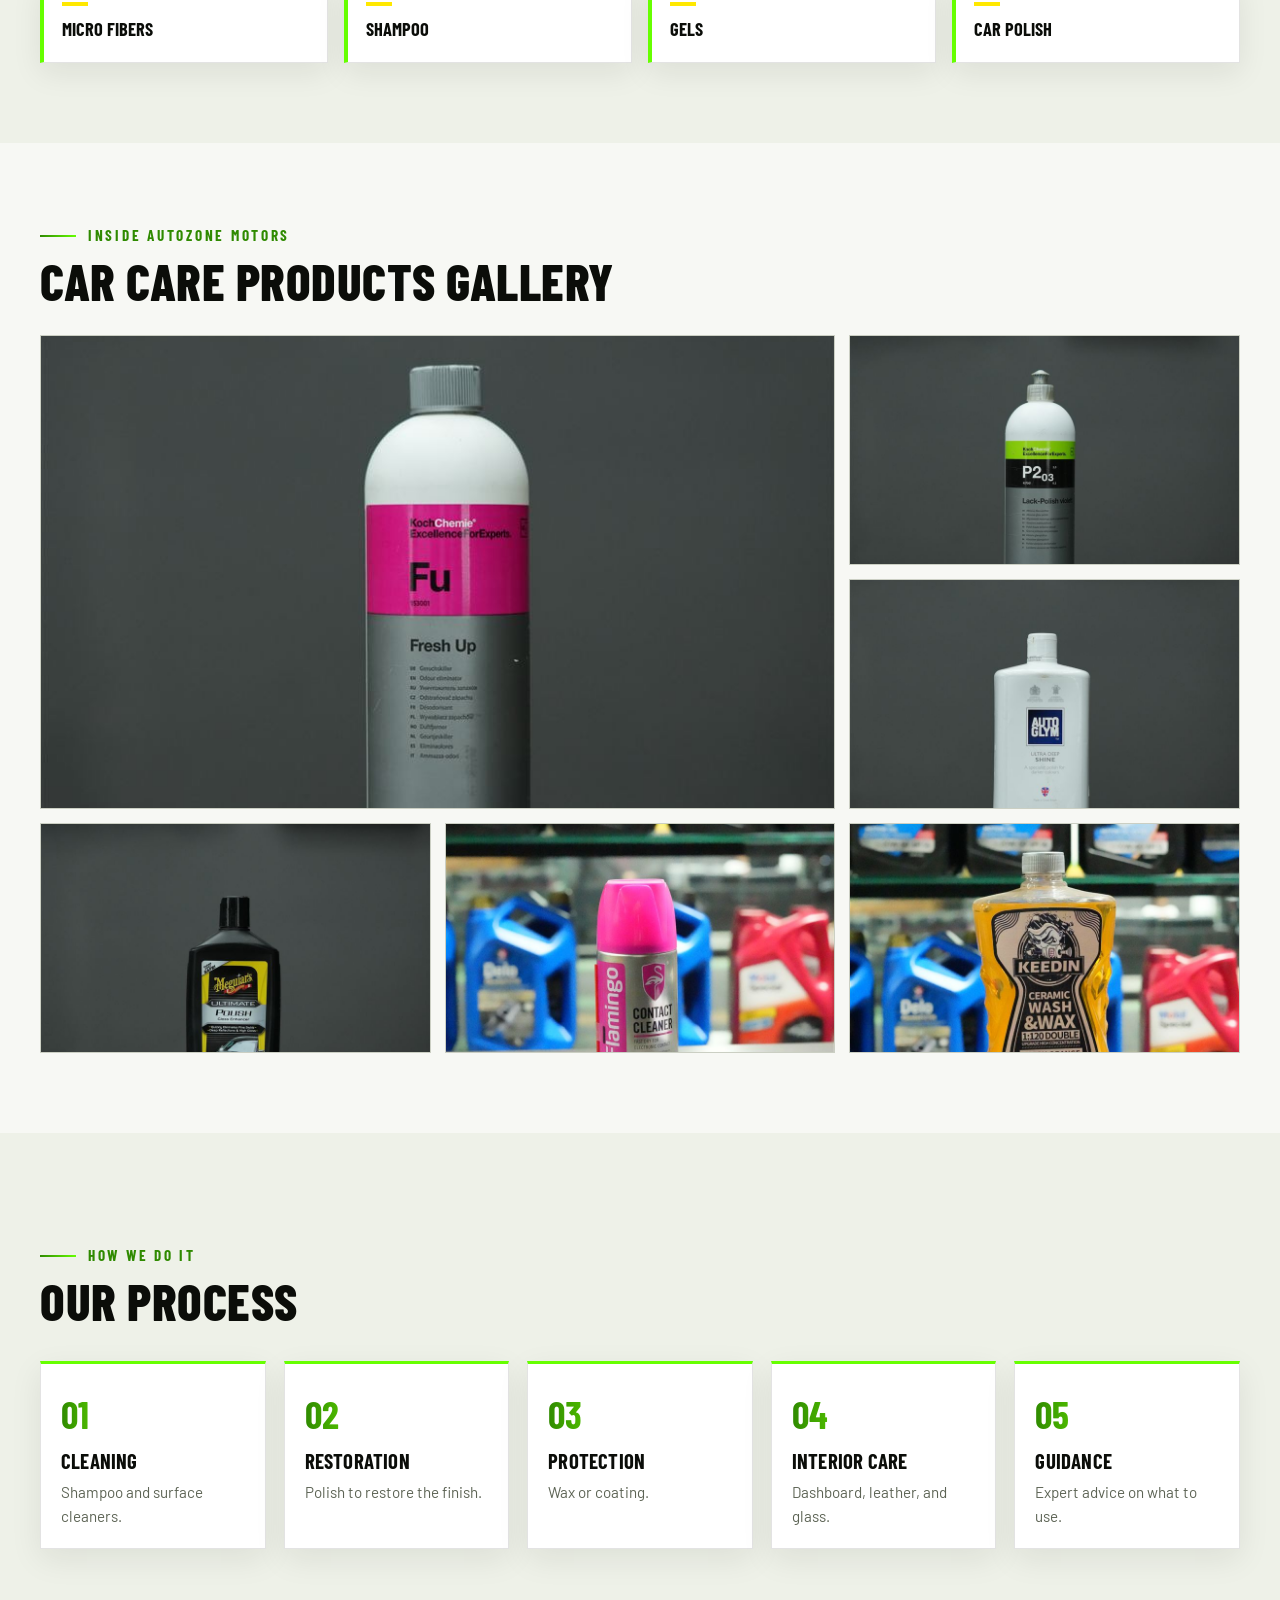
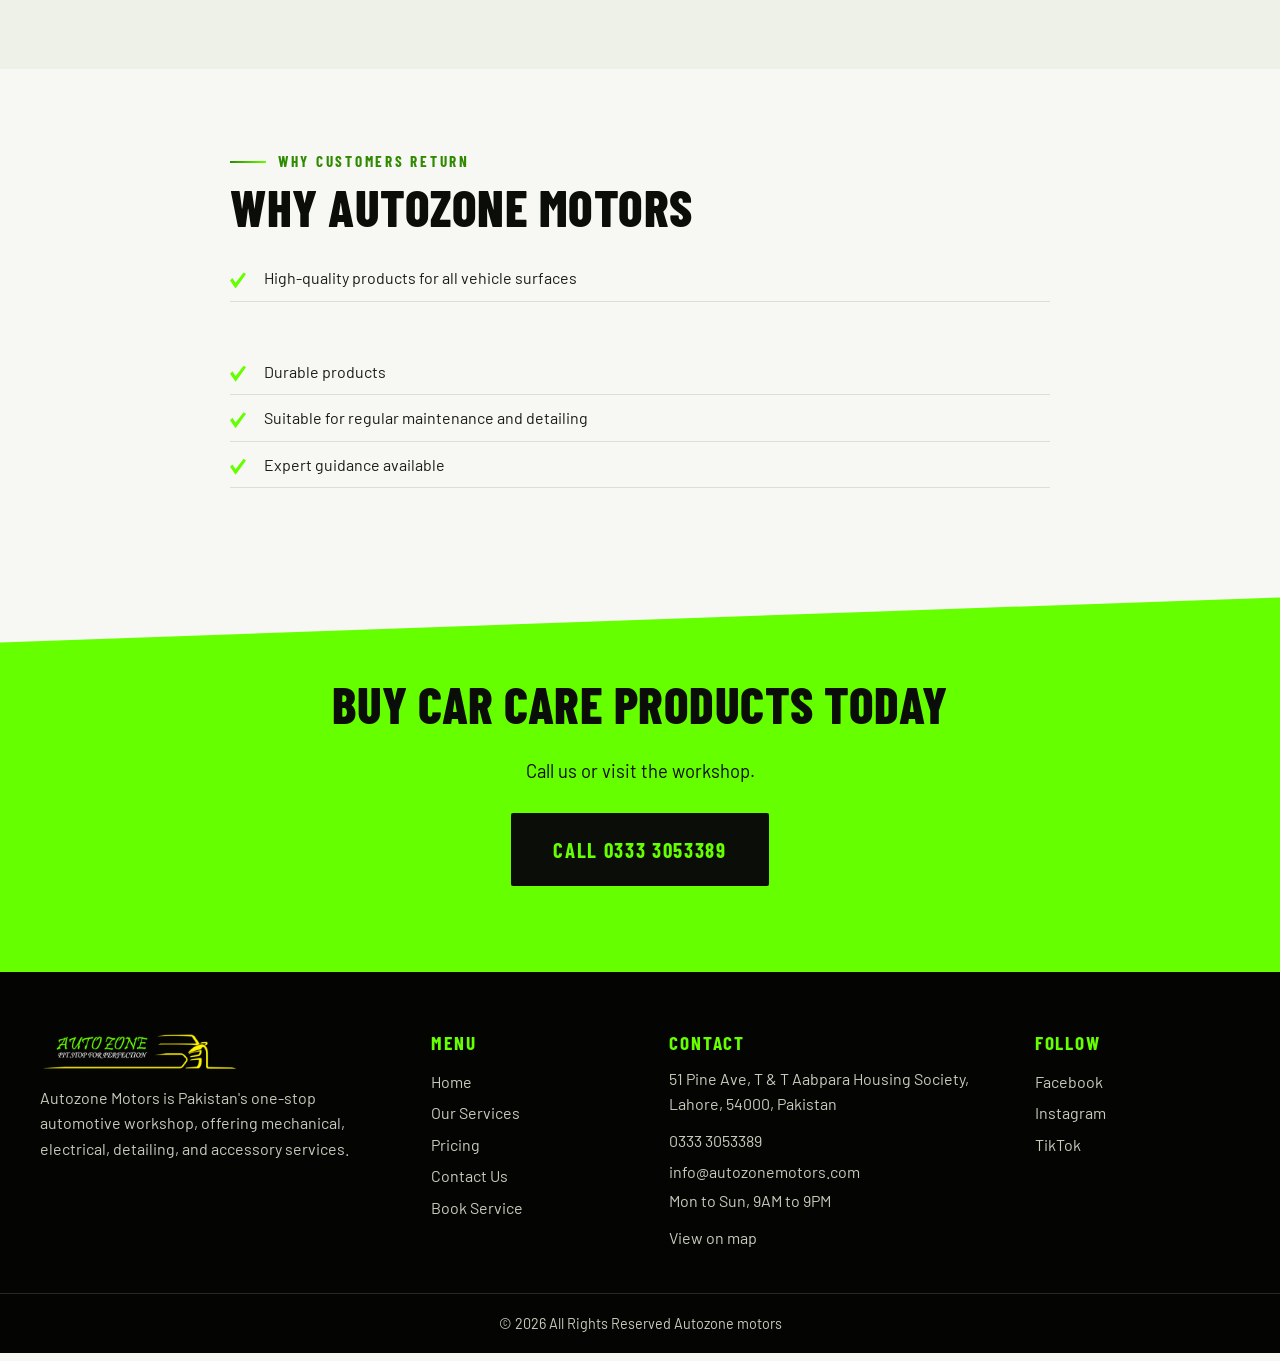
<file: car-care-products.html>
<!doctype html>
<html lang="en">
<head>
<meta charset="utf-8">
<meta name="viewport" content="width=device-width, initial-scale=1">
<title>Car Care Products | Autozone Motors</title>
<meta name="description" content="Micro fibers, shampoo, gels, and car polish.">
<link rel="icon" href="assets/logo.png">
<link rel="preconnect" href="https://fonts.googleapis.com">
<link rel="preconnect" href="https://fonts.gstatic.com" crossorigin>
<link href="https://fonts.googleapis.com/css2?family=Barlow+Condensed:wght@600;700;800&family=Barlow:wght@400;500;600&display=swap" rel="stylesheet">
<link rel="stylesheet" href="styles.css?v=9">
<link rel="stylesheet" href="luxury.css?v=9">
<link rel="stylesheet" href="light.css?v=9">
</head>
<body>
<header class="site-header">
  <div class="wrap bar">
    <a class="logo" href="index.html" aria-label="Autozone Motors home"><img src="assets/logo.png" alt="Auto Zone" width="1080" height="201"></a>
    <button class="nav-toggle" aria-expanded="false" aria-controls="nav" aria-label="Menu"><span></span><span></span><span></span></button>
    <nav id="nav" class="nav">
      <a href="index.html">Home</a>
      <div class="has-sub">
        <a href="our-services.html" class="active">Our Services</a>
        <div class="sub">
          <a href="mechanical-services.html">Mechanical Services</a>
          <a href="electrical-services.html">Electrical Services</a>
          <a href="body-works-services.html">Body Works Services</a>
          <a href="wheels-and-brake-services.html">Wheels and Brake Services</a>
          <a href="car-ac-and-hvac-services.html">Car AC and HVAC Services</a>
          <a href="ppf-coating-and-detailing.html">PPF, Coating and Detailing</a>
          <a href="tyres-and-rims.html">Tyres and Rims</a>
          <a href="car-accessories.html">Car Accessories</a>
          <a href="car-care-products.html">Car Care Products</a>
        </div>
      </div>
      <a href="pricing.html">Pricing</a>
      <a href="contact-us.html">Contact Us</a>
      <a class="nav-cta" href="book.html">Book Service</a>
    </nav>
  </div>
</header>
<main>
<section class="page-hero" style="background-image:linear-gradient(90deg,rgba(5,7,3,.93) 0%,rgba(5,7,3,.72) 55%,rgba(5,7,3,.4)),url(assets/services/carcare/hero.jpg)">
  <div class="wrap">
    <p class="eyebrow">Car Care Products</p>
    <h1>Car Care Products for Cleaning, Protection and Interior Maintenance</h1>
    <p class="lead">Micro fibers, shampoo, gels, and car polish.</p>
    <div class="btns"><a class="btn btn-primary" href="book.html?service=carcare">Book Inspection</a><a class="btn btn-ghost" href="tel:03333053389">Call 0333 3053389</a></div>
  </div>
</section>
<section class="sec">
  <div class="wrap two">
    <div>
      <p class="kicker">Overview</p>
      <h2>A complete range for interior and exterior care</h2>
      <p class="muted">High-quality products for all vehicle surfaces, suitable for regular maintenance and detailing, with expert guidance available.</p>
      <h3 class="sub-h">Problems we handle</h3>
      <ul class="ticks">
        <li>Faded paint</li>
        <li>Dust and dirt buildup</li>
        <li>Interior wear and dryness</li>
        <li>Bad odor</li>
        <li>Dirty tyres</li>
        <li>Streaky glass</li>
      </ul>
    </div>
    <div class="panel">
      <h3>What we offer</h3>
      <ul class="ticks tight">
        <li>Body wax</li>
        <li>Body polish</li>
        <li>Dashboard polish</li>
        <li>Car shampoo</li>
        <li>Perfumes</li>
        <li>Tyre gel</li>
        <li>Leather cleaners</li>
        <li>Glass cleaners</li>
      </ul>
      <a class="btn btn-primary" href="book.html?service=carcare">Get Your Inspection</a>
    </div>
  </div>
</section>

<section class="sec alt">
  <div class="wrap">
    <p class="kicker">Tools and Equipment</p>
    <h2>Product categories</h2>
    <div class="minis">
      <div class="mini"><span></span>Micro fibers</div>
      <div class="mini"><span></span>Shampoo</div>
      <div class="mini"><span></span>Gels</div>
      <div class="mini"><span></span>Car polish</div>
    </div>
  </div>
</section>

<section class="sec gallery-sec">
  <div class="wrap">
    <p class="kicker">Inside Autozone Motors</p>
    <h2>Car Care Products Gallery</h2>
    <div class="gallery">
      <button type="button" class="gal" data-full="assets/services/carcare/g1.jpg" aria-label="Open photo 1"><img src="assets/services/carcare/g1.jpg" alt="Car Care Products at Autozone Motors, photo 1" loading="lazy"></button>
      <button type="button" class="gal" data-full="assets/services/carcare/g2.jpg" aria-label="Open photo 2"><img src="assets/services/carcare/g2.jpg" alt="Car Care Products at Autozone Motors, photo 2" loading="lazy"></button>
      <button type="button" class="gal" data-full="assets/services/carcare/g3.jpg" aria-label="Open photo 3"><img src="assets/services/carcare/g3.jpg" alt="Car Care Products at Autozone Motors, photo 3" loading="lazy"></button>
      <button type="button" class="gal" data-full="assets/services/carcare/g4.jpg" aria-label="Open photo 4"><img src="assets/services/carcare/g4.jpg" alt="Car Care Products at Autozone Motors, photo 4" loading="lazy"></button>
      <button type="button" class="gal" data-full="assets/services/carcare/g5.jpg" aria-label="Open photo 5"><img src="assets/services/carcare/g5.jpg" alt="Car Care Products at Autozone Motors, photo 5" loading="lazy"></button>
      <button type="button" class="gal" data-full="assets/services/carcare/g6.jpg" aria-label="Open photo 6"><img src="assets/services/carcare/g6.jpg" alt="Car Care Products at Autozone Motors, photo 6" loading="lazy"></button>
    </div>
  </div>
</section>

<section class="process">
  <div class="wrap">
    <p class="kicker">How We Do It</p>
    <h2>Our Process</h2>
    <ol class="steps s5">
      <li><b>01</b><h3>Cleaning</h3><p>Shampoo and surface cleaners.</p></li>
      <li><b>02</b><h3>Restoration</h3><p>Polish to restore the finish.</p></li>
      <li><b>03</b><h3>Protection</h3><p>Wax or coating.</p></li>
      <li><b>04</b><h3>Interior Care</h3><p>Dashboard, leather, and glass.</p></li>
      <li><b>05</b><h3>Guidance</h3><p>Expert advice on what to use.</p></li>
    </ol>
  </div>
</section>

<section class="sec">
  <div class="wrap narrow">
    <p class="kicker">Why Customers Return</p>
    <h2>Why Autozone Motors</h2>
    <ul class="ticks">
      <li>High-quality products for all vehicle surfaces</li>
        <li>Complete range for interior and exterior care</li>
        <li>Durable products</li>
        <li>Suitable for regular maintenance and detailing</li>
        <li>Expert guidance available</li>
    </ul>
  </div>
</section>

<section class="closing">
  <div class="wrap">
    <h2>Buy Car Care Products Today</h2>
    <p class="cta-p">Call us or visit the workshop.</p>
    <a class="btn btn-dark big" href="tel:03333053389">Call 0333 3053389</a>
  </div>
</section>
</main>
<footer class="footer">
  <div class="wrap foot-grid">
    <div>
      <img class="flogo" src="assets/logo.png" alt="Auto Zone" width="1080" height="201">
      <p>Autozone Motors is Pakistan's one-stop automotive workshop, offering mechanical, electrical, detailing, and accessory services.</p>
    </div>
    <div>
      <h4>Menu</h4>
      <a href="index.html">Home</a>
      <a href="our-services.html">Our Services</a>
      <a href="pricing.html">Pricing</a>
      <a href="contact-us.html">Contact Us</a>
      <a href="book.html">Book Service</a>
    </div>
    <div>
      <h4>Contact</h4>
      <p>51 Pine Ave, T &amp; T Aabpara Housing Society, Lahore, 54000, Pakistan</p>
      <a href="tel:03333053389">0333 3053389</a>
      <a href="mailto:info@autozonemotors.com">info@autozonemotors.com</a>
      <p>Mon to Sun, 9AM to 9PM</p>
      <a href="http://google.com/maps?cid=11933435538959423823">View on map</a>
    </div>
    <div>
      <h4>Follow</h4>
      <a href="http://facebook.com/people/Autozonemotors/61590541200899">Facebook</a>
      <a href="http://instagram.com/autozonemotors">Instagram</a>
      <a href="http://tiktok.com/@autozone_motors">TikTok</a>
    </div>
  </div>
  <p class="copy">&copy; 2026 All Rights Reserved Autozone motors</p>
</footer>
<script src="script.js?v=9"></script>
<script src="luxury.js?v=9"></script>
</body>
</html>
</file>
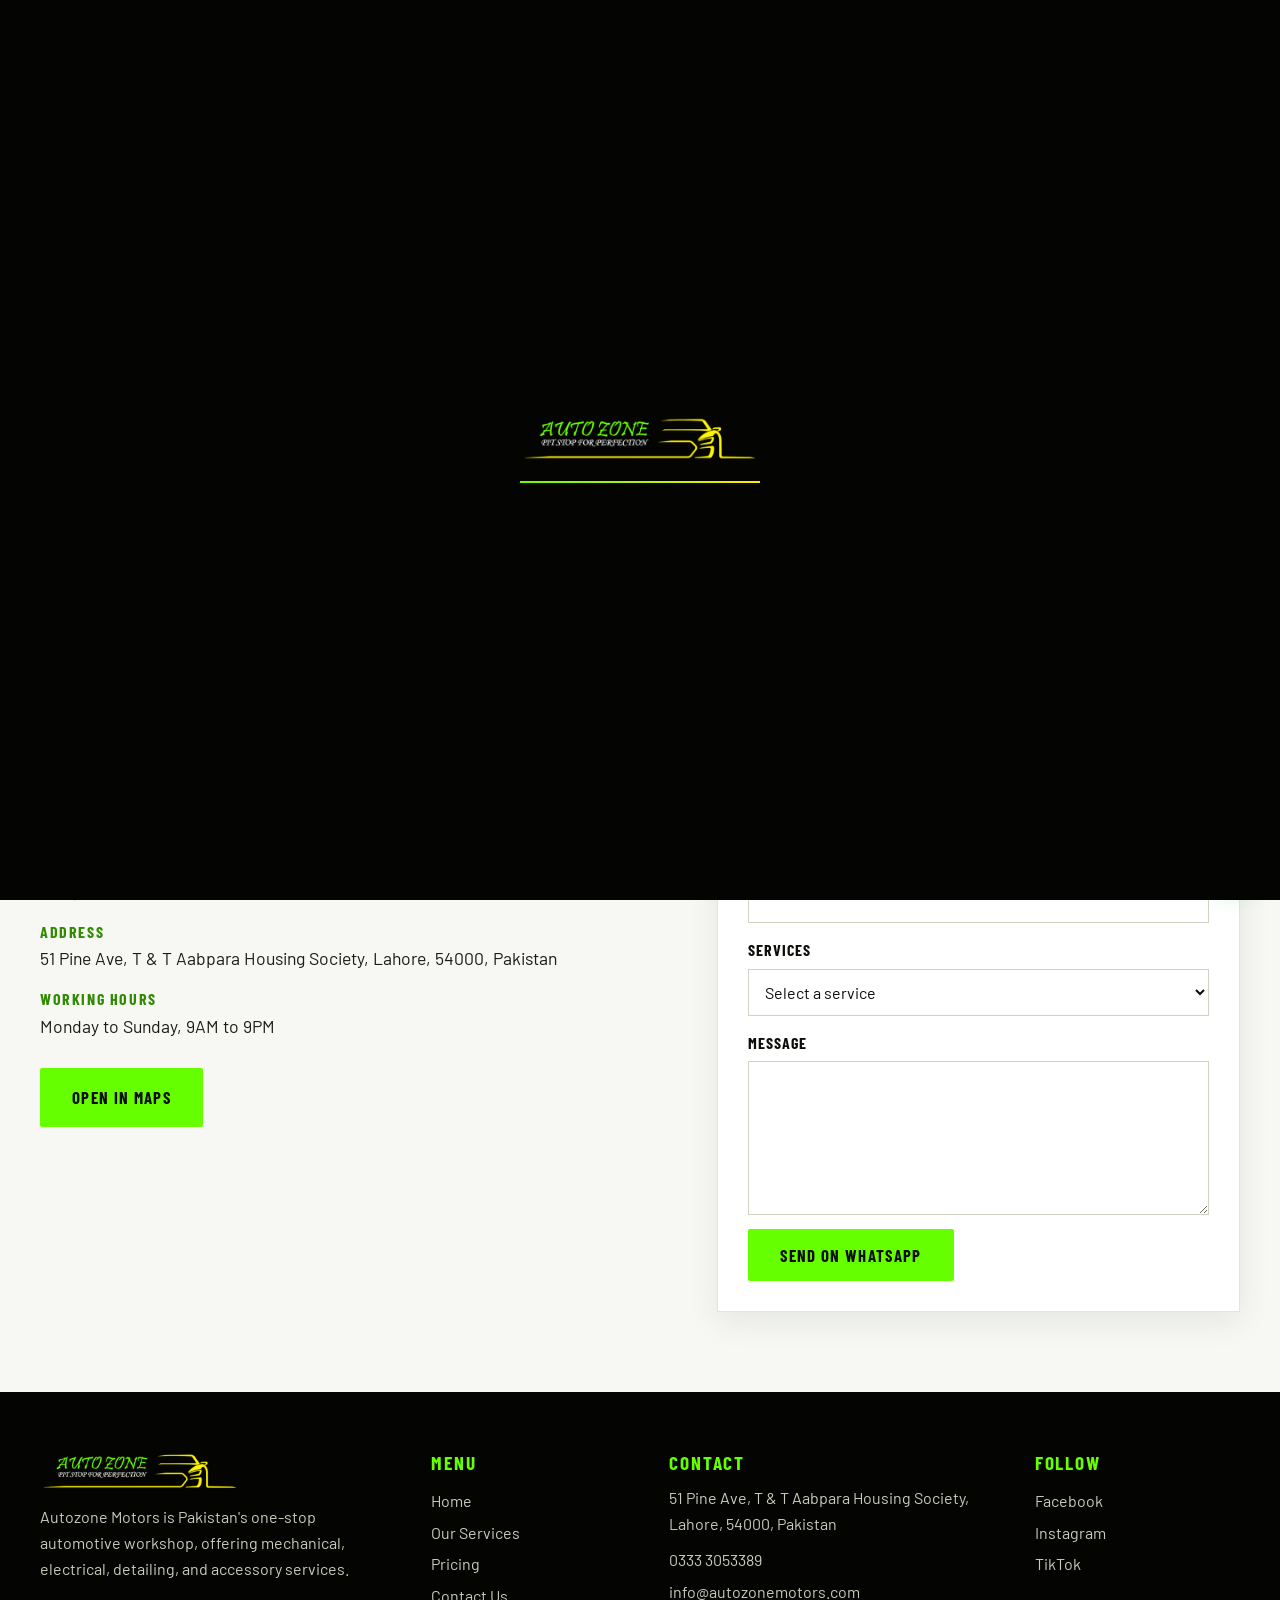
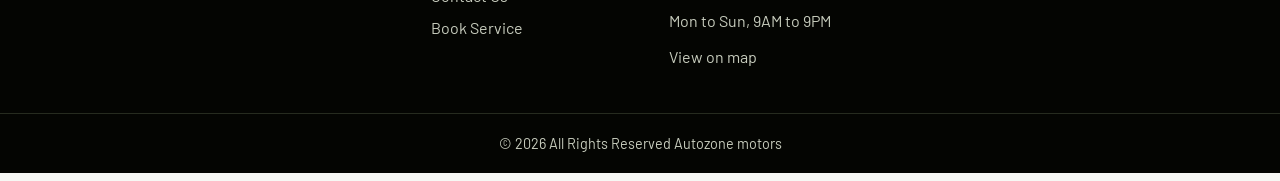
<file: contact-us.html>
<!doctype html>
<html lang="en">
<head>
<meta charset="utf-8">
<meta name="viewport" content="width=device-width, initial-scale=1">
<title>Contact Us | Autozone Motors</title>
<meta name="description" content="Contact Autozone Motors in Lahore.">
<link rel="icon" href="assets/logo.png">
<link rel="preconnect" href="https://fonts.googleapis.com">
<link rel="preconnect" href="https://fonts.gstatic.com" crossorigin>
<link href="https://fonts.googleapis.com/css2?family=Barlow+Condensed:wght@600;700;800&family=Barlow:wght@400;500;600&display=swap" rel="stylesheet">
<link rel="stylesheet" href="styles.css?v=9">
<link rel="stylesheet" href="luxury.css?v=9">
<link rel="stylesheet" href="light.css?v=9">
</head>
<body>
<header class="site-header">
  <div class="wrap bar">
    <a class="logo" href="index.html" aria-label="Autozone Motors home"><img src="assets/logo.png" alt="Auto Zone" width="1080" height="201"></a>
    <button class="nav-toggle" aria-expanded="false" aria-controls="nav" aria-label="Menu"><span></span><span></span><span></span></button>
    <nav id="nav" class="nav">
      <a href="index.html">Home</a>
      <div class="has-sub">
        <a href="our-services.html">Our Services</a>
        <div class="sub">
          <a href="mechanical-services.html">Mechanical Services</a>
          <a href="electrical-services.html">Electrical Services</a>
          <a href="body-works-services.html">Body Works Services</a>
          <a href="wheels-and-brake-services.html">Wheels and Brake Services</a>
          <a href="car-ac-and-hvac-services.html">Car AC and HVAC Services</a>
          <a href="ppf-coating-and-detailing.html">PPF, Coating and Detailing</a>
          <a href="tyres-and-rims.html">Tyres and Rims</a>
          <a href="car-accessories.html">Car Accessories</a>
          <a href="car-care-products.html">Car Care Products</a>
        </div>
      </div>
      <a href="pricing.html">Pricing</a>
      <a href="contact-us.html" class="active">Contact Us</a>
      <a class="nav-cta" href="book.html">Book Service</a>
    </nav>
  </div>
</header>
<main>
<section class="page-hero">
  <div class="wrap">
    <p class="eyebrow">Contact Us</p>
    <h1>Get in Touch: We're Ready When You Are</h1>
    <p class="lead">Find us, call us, or just drop in.</p>
    
  </div>
</section>
<section class="sec">
  <div class="wrap two contact">
    <div>
      <p class="kicker">Find Us</p>
      <h2>Contact Details</h2>
      <dl class="info">
        <dt>Phone</dt><dd><a href="tel:03333053389">0333 3053389</a></dd>
        <dt>WhatsApp</dt><dd><a href="https://wa.me/923333053389">0333 3053389</a></dd>
        <dt>Email</dt><dd><a href="mailto:info@autozonemotors.com">info@autozonemotors.com</a></dd>
        <dt>Address</dt><dd>51 Pine Ave, T &amp; T Aabpara Housing Society, Lahore, 54000, Pakistan</dd>
        <dt>Working Hours</dt><dd>Monday to Sunday, 9AM to 9PM</dd>
      </dl>
      <a class="btn btn-primary" href="http://google.com/maps?cid=11933435538959423823">Open in Maps</a>
    </div>
    <form class="form" id="contact-form">
      <div class="row"><label>First name<input name="First name" required></label><label>Last name<input name="Last name" required></label></div>
      <label>Email<input type="email" name="Email" required></label>
      <label>Phone<input type="tel" name="Phone"></label>
      <label>Services<select name="Services">
            <option value="">Select a service</option>
            <option>Mechanical Services</option>
            <option>Electrical Services</option>
            <option>Body Works Services</option>
            <option>Wheels and Brake Services</option>
            <option>Car AC and HVAC Services</option>
            <option>PPF, Coating and Detailing</option>
            <option>Tyres and Rims</option>
            <option>Car Accessories</option>
            <option>Car Care Products</option>
          </select></label>
      <label>Message<textarea name="Message" rows="5"></textarea></label>
      <button class="btn btn-primary" type="submit">Send on WhatsApp</button>
    </form>
  </div>
</section>
</main>
<footer class="footer">
  <div class="wrap foot-grid">
    <div>
      <img class="flogo" src="assets/logo.png" alt="Auto Zone" width="1080" height="201">
      <p>Autozone Motors is Pakistan's one-stop automotive workshop, offering mechanical, electrical, detailing, and accessory services.</p>
    </div>
    <div>
      <h4>Menu</h4>
      <a href="index.html">Home</a>
      <a href="our-services.html">Our Services</a>
      <a href="pricing.html">Pricing</a>
      <a href="contact-us.html">Contact Us</a>
      <a href="book.html">Book Service</a>
    </div>
    <div>
      <h4>Contact</h4>
      <p>51 Pine Ave, T &amp; T Aabpara Housing Society, Lahore, 54000, Pakistan</p>
      <a href="tel:03333053389">0333 3053389</a>
      <a href="mailto:info@autozonemotors.com">info@autozonemotors.com</a>
      <p>Mon to Sun, 9AM to 9PM</p>
      <a href="http://google.com/maps?cid=11933435538959423823">View on map</a>
    </div>
    <div>
      <h4>Follow</h4>
      <a href="http://facebook.com/people/Autozonemotors/61590541200899">Facebook</a>
      <a href="http://instagram.com/autozonemotors">Instagram</a>
      <a href="http://tiktok.com/@autozone_motors">TikTok</a>
    </div>
  </div>
  <p class="copy">&copy; 2026 All Rights Reserved Autozone motors</p>
</footer>
<script src="script.js?v=9"></script>
<script src="luxury.js?v=9"></script>
</body>
</html>
</file>
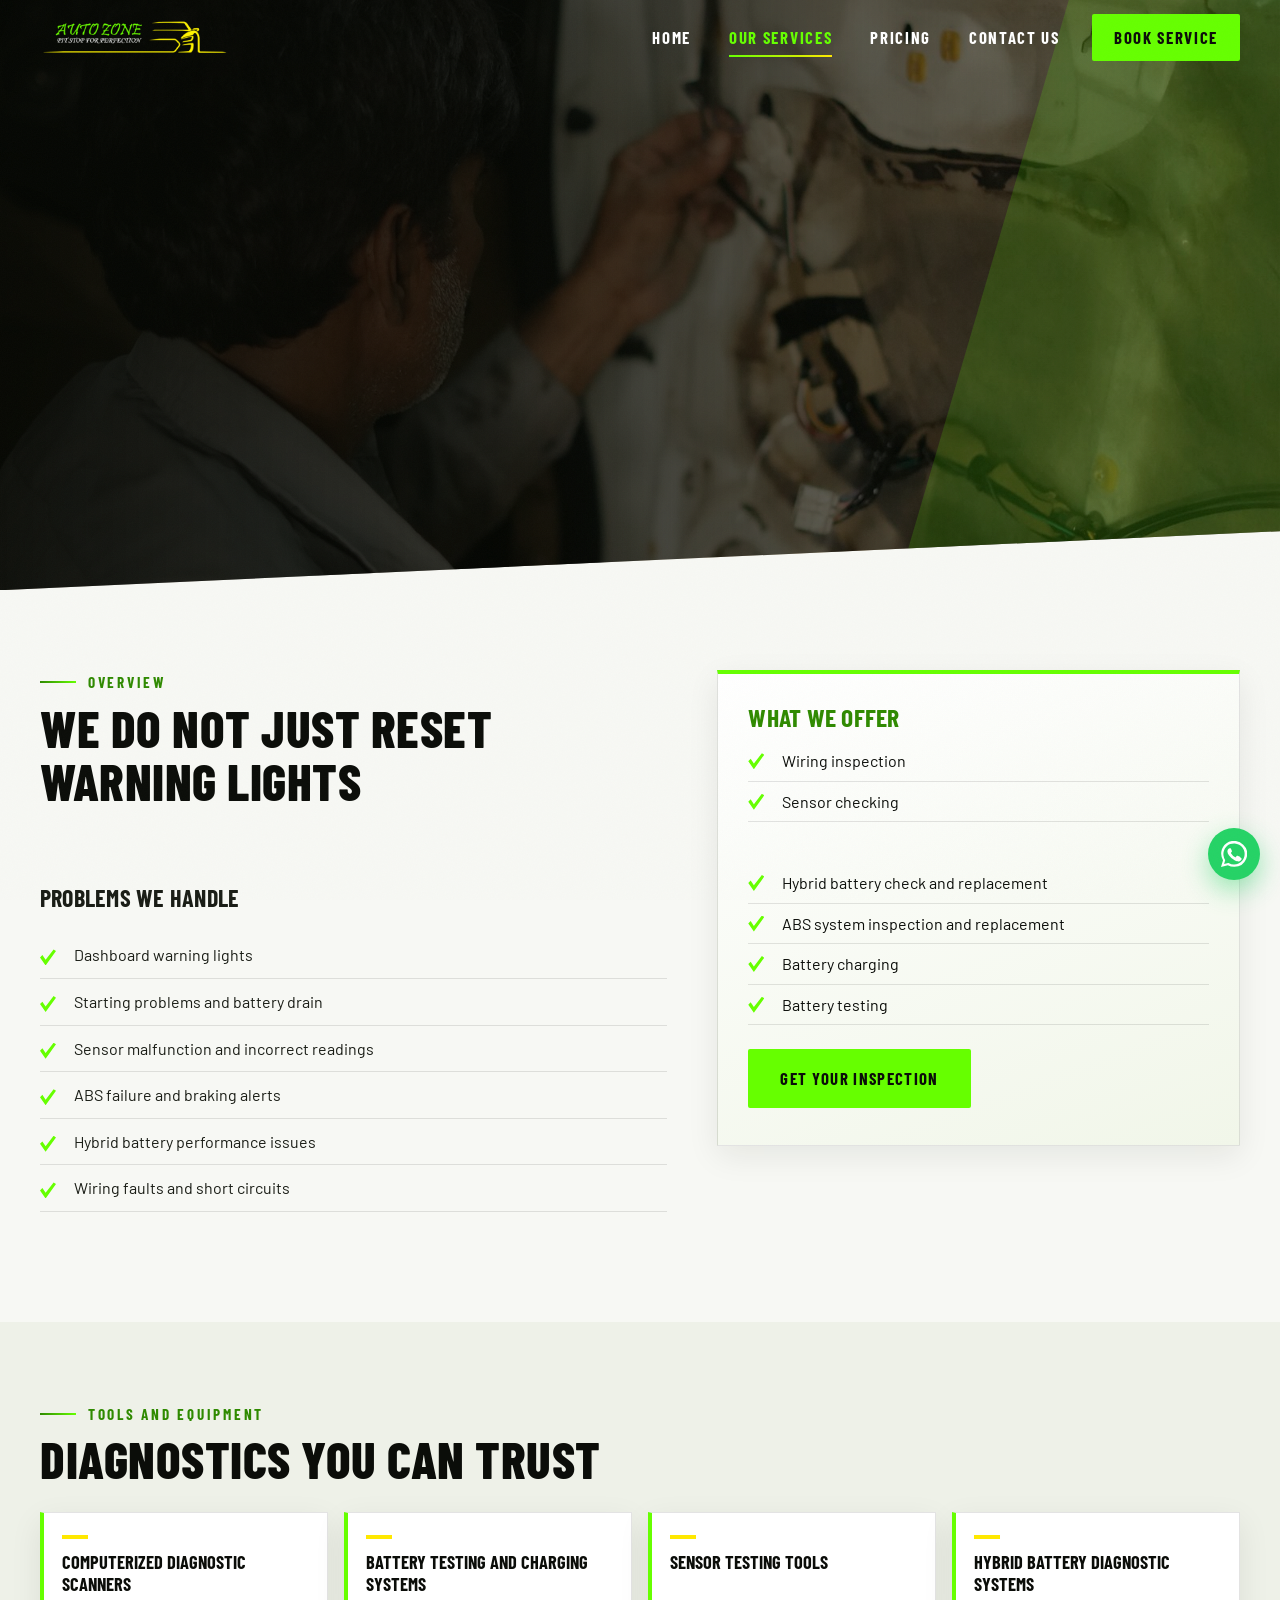
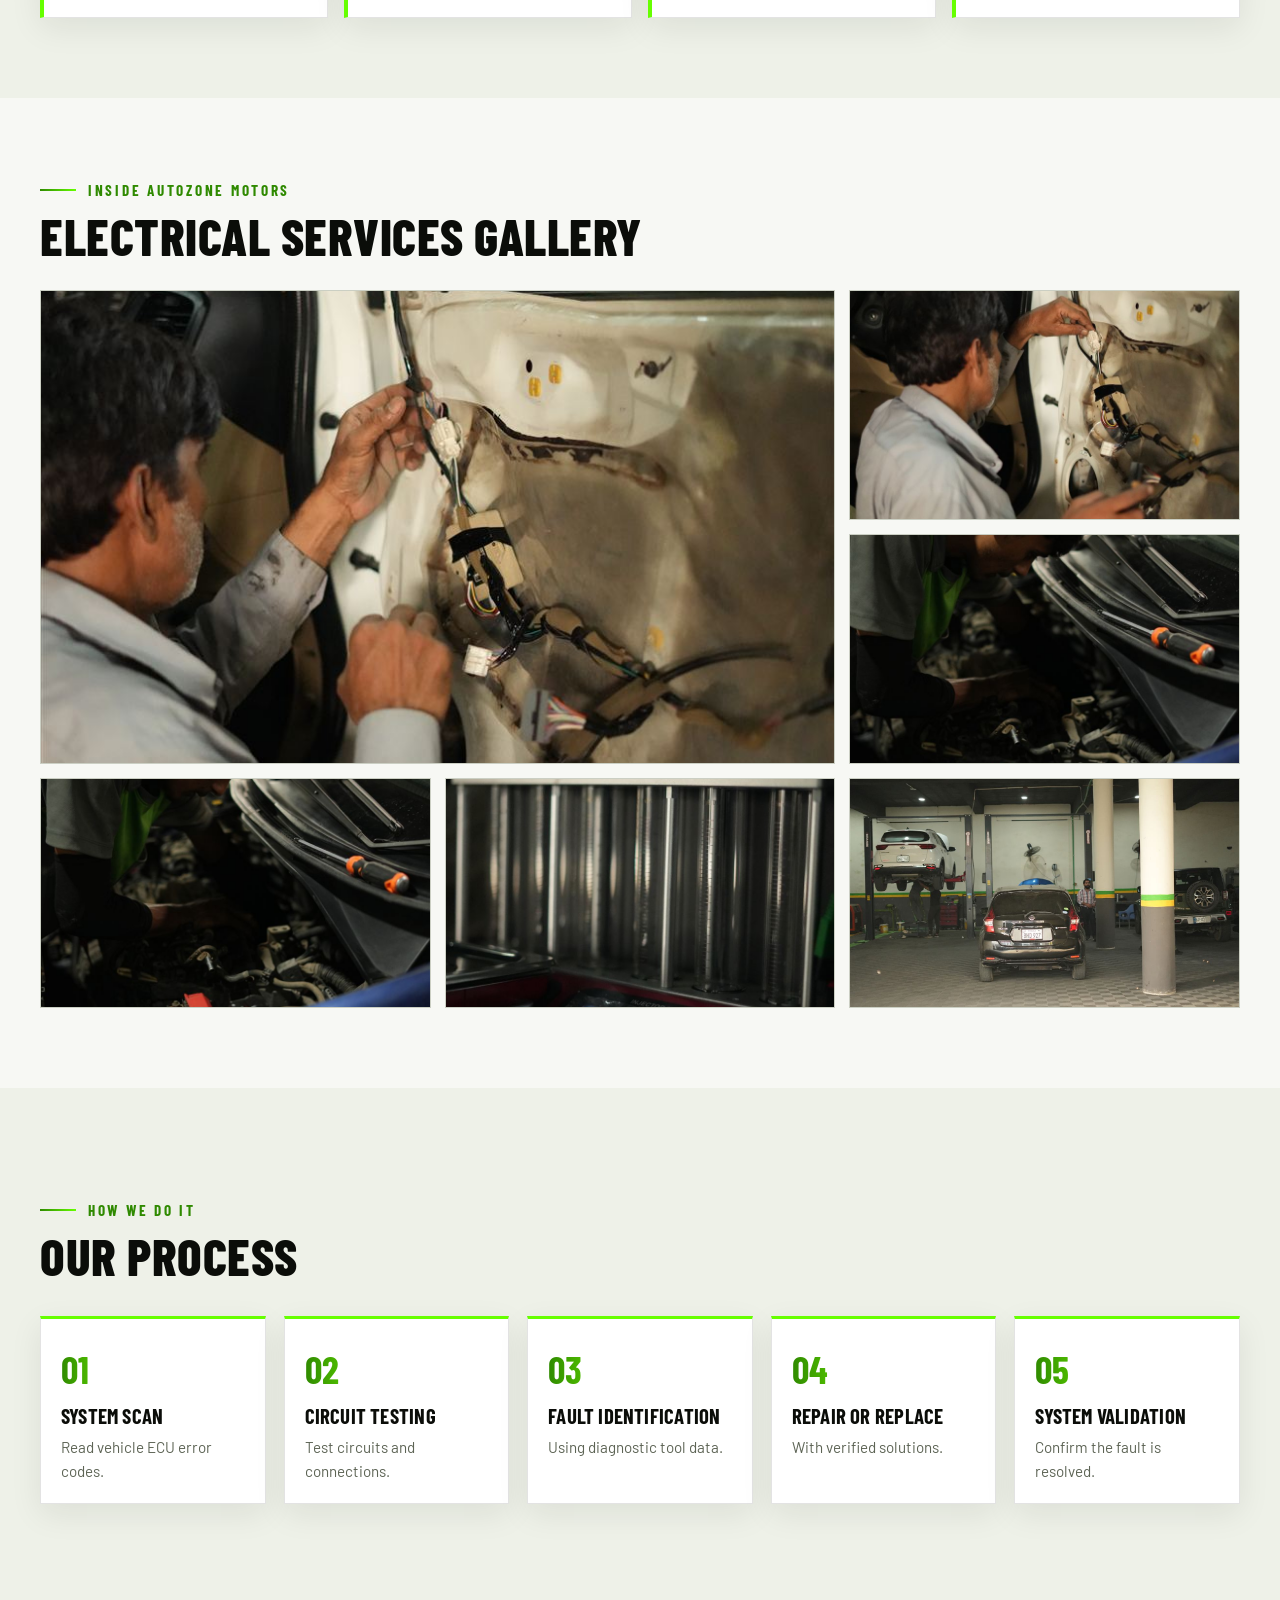
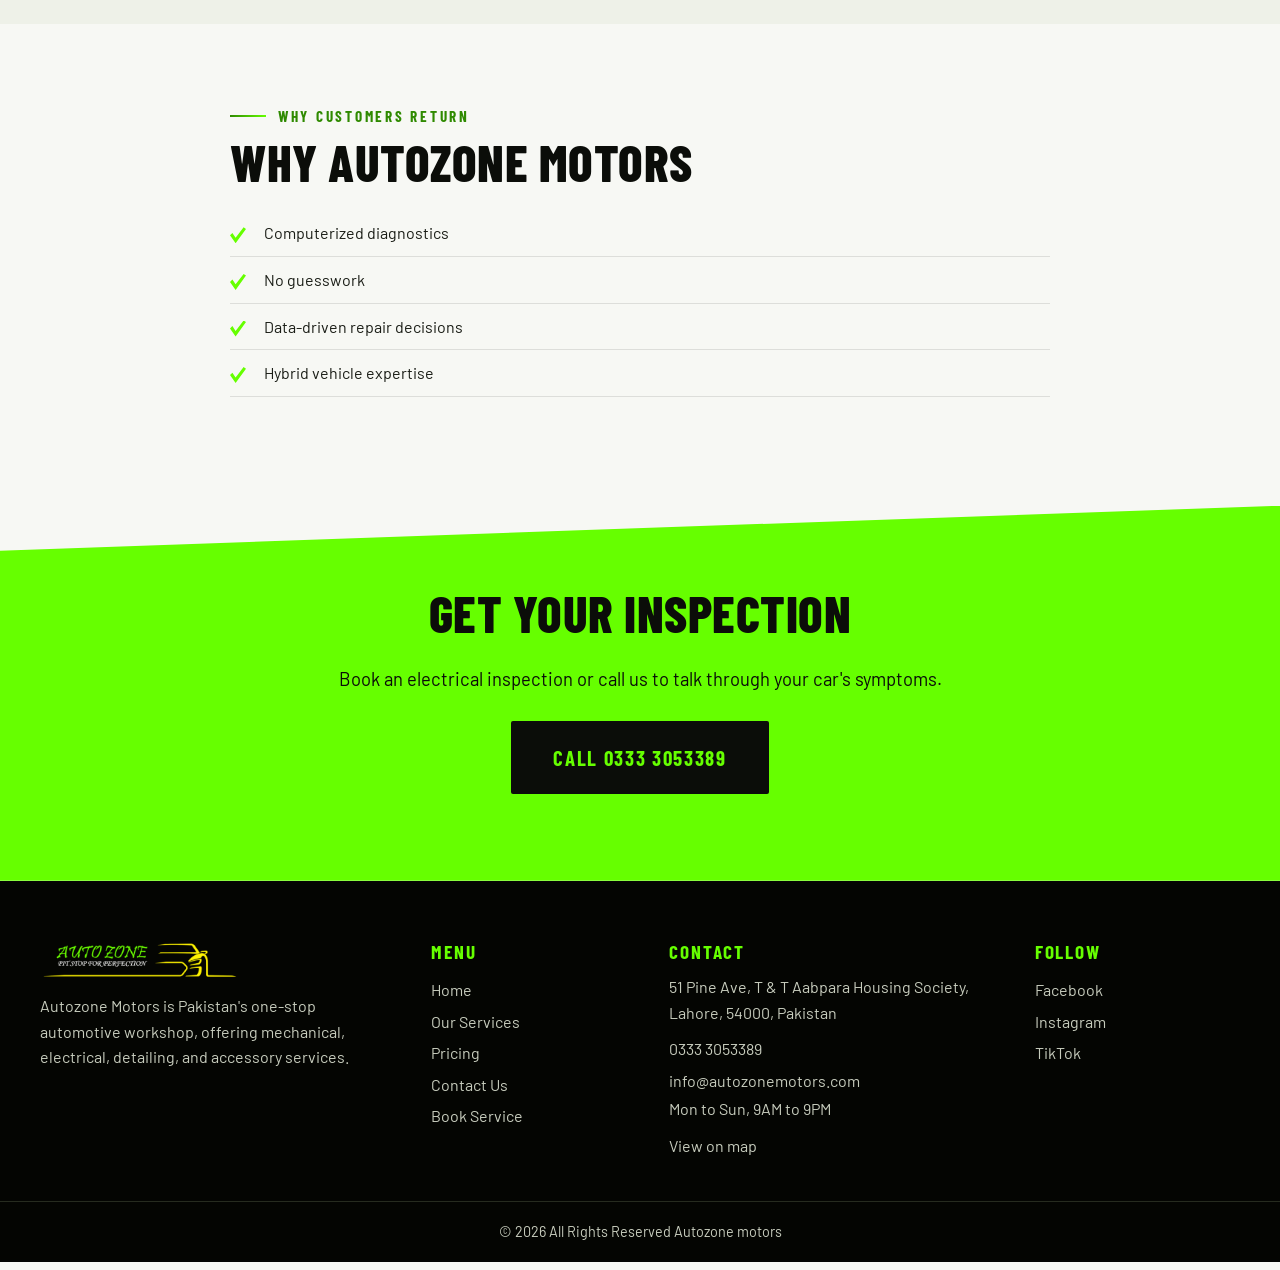
<file: electrical-services.html>
<!doctype html>
<html lang="en">
<head>
<meta charset="utf-8">
<meta name="viewport" content="width=device-width, initial-scale=1">
<title>Electrical Services | Autozone Motors</title>
<meta name="description" content="From basic battery checks to hybrid diagnostics.">
<link rel="icon" href="assets/logo.png">
<link rel="preconnect" href="https://fonts.googleapis.com">
<link rel="preconnect" href="https://fonts.gstatic.com" crossorigin>
<link href="https://fonts.googleapis.com/css2?family=Barlow+Condensed:wght@600;700;800&family=Barlow:wght@400;500;600&display=swap" rel="stylesheet">
<link rel="stylesheet" href="styles.css?v=9">
<link rel="stylesheet" href="luxury.css?v=9">
<link rel="stylesheet" href="light.css?v=9">
</head>
<body>
<header class="site-header">
  <div class="wrap bar">
    <a class="logo" href="index.html" aria-label="Autozone Motors home"><img src="assets/logo.png" alt="Auto Zone" width="1080" height="201"></a>
    <button class="nav-toggle" aria-expanded="false" aria-controls="nav" aria-label="Menu"><span></span><span></span><span></span></button>
    <nav id="nav" class="nav">
      <a href="index.html">Home</a>
      <div class="has-sub">
        <a href="our-services.html" class="active">Our Services</a>
        <div class="sub">
          <a href="mechanical-services.html">Mechanical Services</a>
          <a href="electrical-services.html">Electrical Services</a>
          <a href="body-works-services.html">Body Works Services</a>
          <a href="wheels-and-brake-services.html">Wheels and Brake Services</a>
          <a href="car-ac-and-hvac-services.html">Car AC and HVAC Services</a>
          <a href="ppf-coating-and-detailing.html">PPF, Coating and Detailing</a>
          <a href="tyres-and-rims.html">Tyres and Rims</a>
          <a href="car-accessories.html">Car Accessories</a>
          <a href="car-care-products.html">Car Care Products</a>
        </div>
      </div>
      <a href="pricing.html">Pricing</a>
      <a href="contact-us.html">Contact Us</a>
      <a class="nav-cta" href="book.html">Book Service</a>
    </nav>
  </div>
</header>
<main>
<section class="page-hero" style="background-image:linear-gradient(90deg,rgba(5,7,3,.93) 0%,rgba(5,7,3,.72) 55%,rgba(5,7,3,.4)),url(assets/services/electrical/hero.jpg)">
  <div class="wrap">
    <p class="eyebrow">Electrical Services</p>
    <h1>Warning Lights On? We Find the Exact Cause</h1>
    <p class="lead">From basic battery checks to hybrid diagnostics.</p>
    <div class="btns"><a class="btn btn-primary" href="book.html?service=electrical">Book Inspection</a><a class="btn btn-ghost" href="tel:03333053389">Call 0333 3053389</a></div>
  </div>
</section>
<section class="sec">
  <div class="wrap two">
    <div>
      <p class="kicker">Overview</p>
      <h2>We do not just reset warning lights</h2>
      <p class="muted">We read the data, find the fault, and fix it. No guesswork, with data-driven repair decisions.</p>
      <h3 class="sub-h">Problems we handle</h3>
      <ul class="ticks">
        <li>Dashboard warning lights</li>
        <li>Starting problems and battery drain</li>
        <li>Sensor malfunction and incorrect readings</li>
        <li>ABS failure and braking alerts</li>
        <li>Hybrid battery performance issues</li>
        <li>Wiring faults and short circuits</li>
      </ul>
    </div>
    <div class="panel">
      <h3>What we offer</h3>
      <ul class="ticks tight">
        <li>Wiring inspection</li>
        <li>Sensor checking</li>
        <li>Car diagnosing system</li>
        <li>Hybrid battery check and replacement</li>
        <li>ABS system inspection and replacement</li>
        <li>Battery charging</li>
        <li>Battery testing</li>
      </ul>
      <a class="btn btn-primary" href="book.html?service=electrical">Get Your Inspection</a>
    </div>
  </div>
</section>

<section class="sec alt">
  <div class="wrap">
    <p class="kicker">Tools and Equipment</p>
    <h2>Diagnostics you can trust</h2>
    <div class="minis">
      <div class="mini"><span></span>Computerized diagnostic scanners</div>
      <div class="mini"><span></span>Battery testing and charging systems</div>
      <div class="mini"><span></span>Sensor testing tools</div>
      <div class="mini"><span></span>Hybrid battery diagnostic systems</div>
    </div>
  </div>
</section>

<section class="sec gallery-sec">
  <div class="wrap">
    <p class="kicker">Inside Autozone Motors</p>
    <h2>Electrical Services Gallery</h2>
    <div class="gallery">
      <button type="button" class="gal" data-full="assets/services/electrical/g1.jpg" aria-label="Open photo 1"><img src="assets/services/electrical/g1.jpg" alt="Electrical Services at Autozone Motors, photo 1" loading="lazy"></button>
      <button type="button" class="gal" data-full="assets/services/electrical/g2.jpg" aria-label="Open photo 2"><img src="assets/services/electrical/g2.jpg" alt="Electrical Services at Autozone Motors, photo 2" loading="lazy"></button>
      <button type="button" class="gal" data-full="assets/services/electrical/g3.jpg" aria-label="Open photo 3"><img src="assets/services/electrical/g3.jpg" alt="Electrical Services at Autozone Motors, photo 3" loading="lazy"></button>
      <button type="button" class="gal" data-full="assets/services/electrical/g4.jpg" aria-label="Open photo 4"><img src="assets/services/electrical/g4.jpg" alt="Electrical Services at Autozone Motors, photo 4" loading="lazy"></button>
      <button type="button" class="gal" data-full="assets/services/electrical/g5.jpg" aria-label="Open photo 5"><img src="assets/services/electrical/g5.jpg" alt="Electrical Services at Autozone Motors, photo 5" loading="lazy"></button>
      <button type="button" class="gal" data-full="assets/services/electrical/g6.jpg" aria-label="Open photo 6"><img src="assets/services/electrical/g6.jpg" alt="Electrical Services at Autozone Motors, photo 6" loading="lazy"></button>
    </div>
  </div>
</section>

<section class="process">
  <div class="wrap">
    <p class="kicker">How We Do It</p>
    <h2>Our Process</h2>
    <ol class="steps s5">
      <li><b>01</b><h3>System Scan</h3><p>Read vehicle ECU error codes.</p></li>
      <li><b>02</b><h3>Circuit Testing</h3><p>Test circuits and connections.</p></li>
      <li><b>03</b><h3>Fault Identification</h3><p>Using diagnostic tool data.</p></li>
      <li><b>04</b><h3>Repair or Replace</h3><p>With verified solutions.</p></li>
      <li><b>05</b><h3>System Validation</h3><p>Confirm the fault is resolved.</p></li>
    </ol>
  </div>
</section>

<section class="sec">
  <div class="wrap narrow">
    <p class="kicker">Why Customers Return</p>
    <h2>Why Autozone Motors</h2>
    <ul class="ticks">
      <li>Computerized diagnostics</li>
        <li>No guesswork</li>
        <li>Data-driven repair decisions</li>
        <li>Hybrid vehicle expertise</li>
    </ul>
  </div>
</section>

<section class="closing">
  <div class="wrap">
    <h2>Get Your Inspection</h2>
    <p class="cta-p">Book an electrical inspection or call us to talk through your car's symptoms.</p>
    <a class="btn btn-dark big" href="tel:03333053389">Call 0333 3053389</a>
  </div>
</section>
</main>
<footer class="footer">
  <div class="wrap foot-grid">
    <div>
      <img class="flogo" src="assets/logo.png" alt="Auto Zone" width="1080" height="201">
      <p>Autozone Motors is Pakistan's one-stop automotive workshop, offering mechanical, electrical, detailing, and accessory services.</p>
    </div>
    <div>
      <h4>Menu</h4>
      <a href="index.html">Home</a>
      <a href="our-services.html">Our Services</a>
      <a href="pricing.html">Pricing</a>
      <a href="contact-us.html">Contact Us</a>
      <a href="book.html">Book Service</a>
    </div>
    <div>
      <h4>Contact</h4>
      <p>51 Pine Ave, T &amp; T Aabpara Housing Society, Lahore, 54000, Pakistan</p>
      <a href="tel:03333053389">0333 3053389</a>
      <a href="mailto:info@autozonemotors.com">info@autozonemotors.com</a>
      <p>Mon to Sun, 9AM to 9PM</p>
      <a href="http://google.com/maps?cid=11933435538959423823">View on map</a>
    </div>
    <div>
      <h4>Follow</h4>
      <a href="http://facebook.com/people/Autozonemotors/61590541200899">Facebook</a>
      <a href="http://instagram.com/autozonemotors">Instagram</a>
      <a href="http://tiktok.com/@autozone_motors">TikTok</a>
    </div>
  </div>
  <p class="copy">&copy; 2026 All Rights Reserved Autozone motors</p>
</footer>
<script src="script.js?v=9"></script>
<script src="luxury.js?v=9"></script>
</body>
</html>
</file>
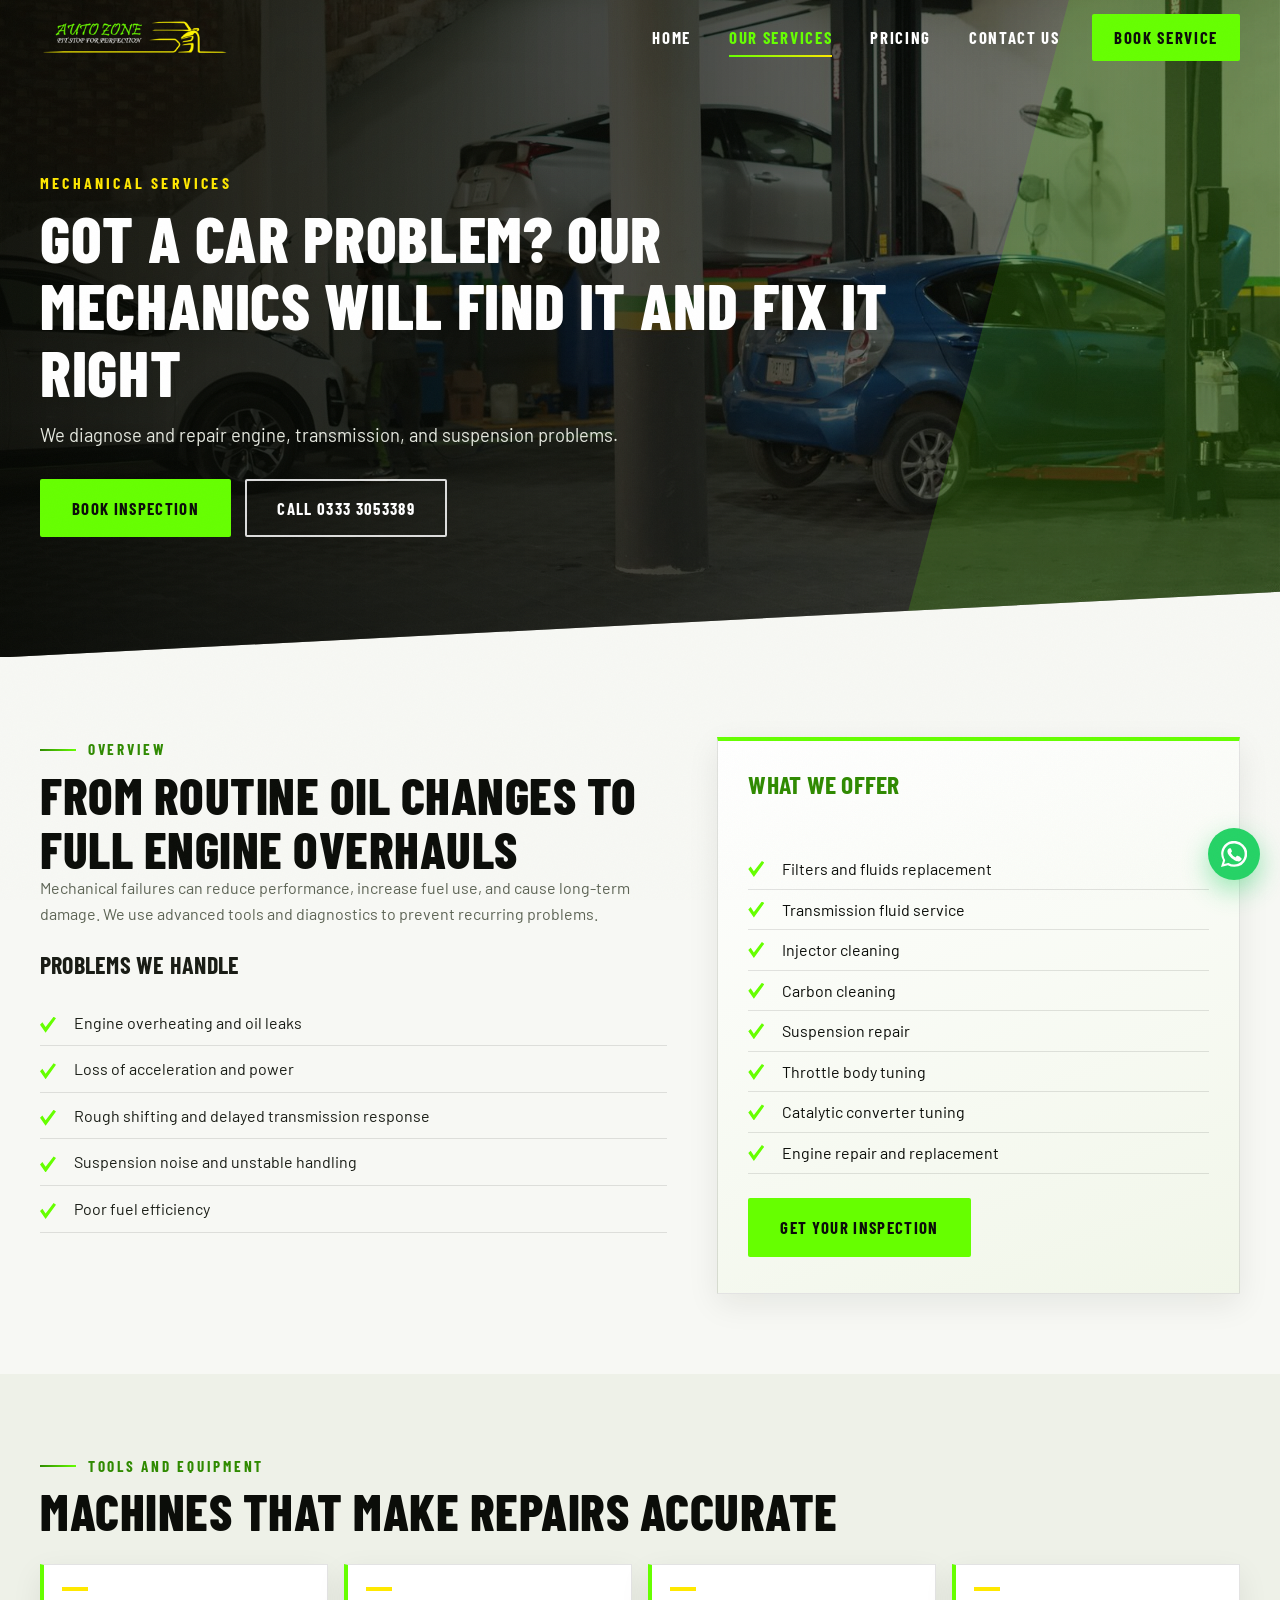
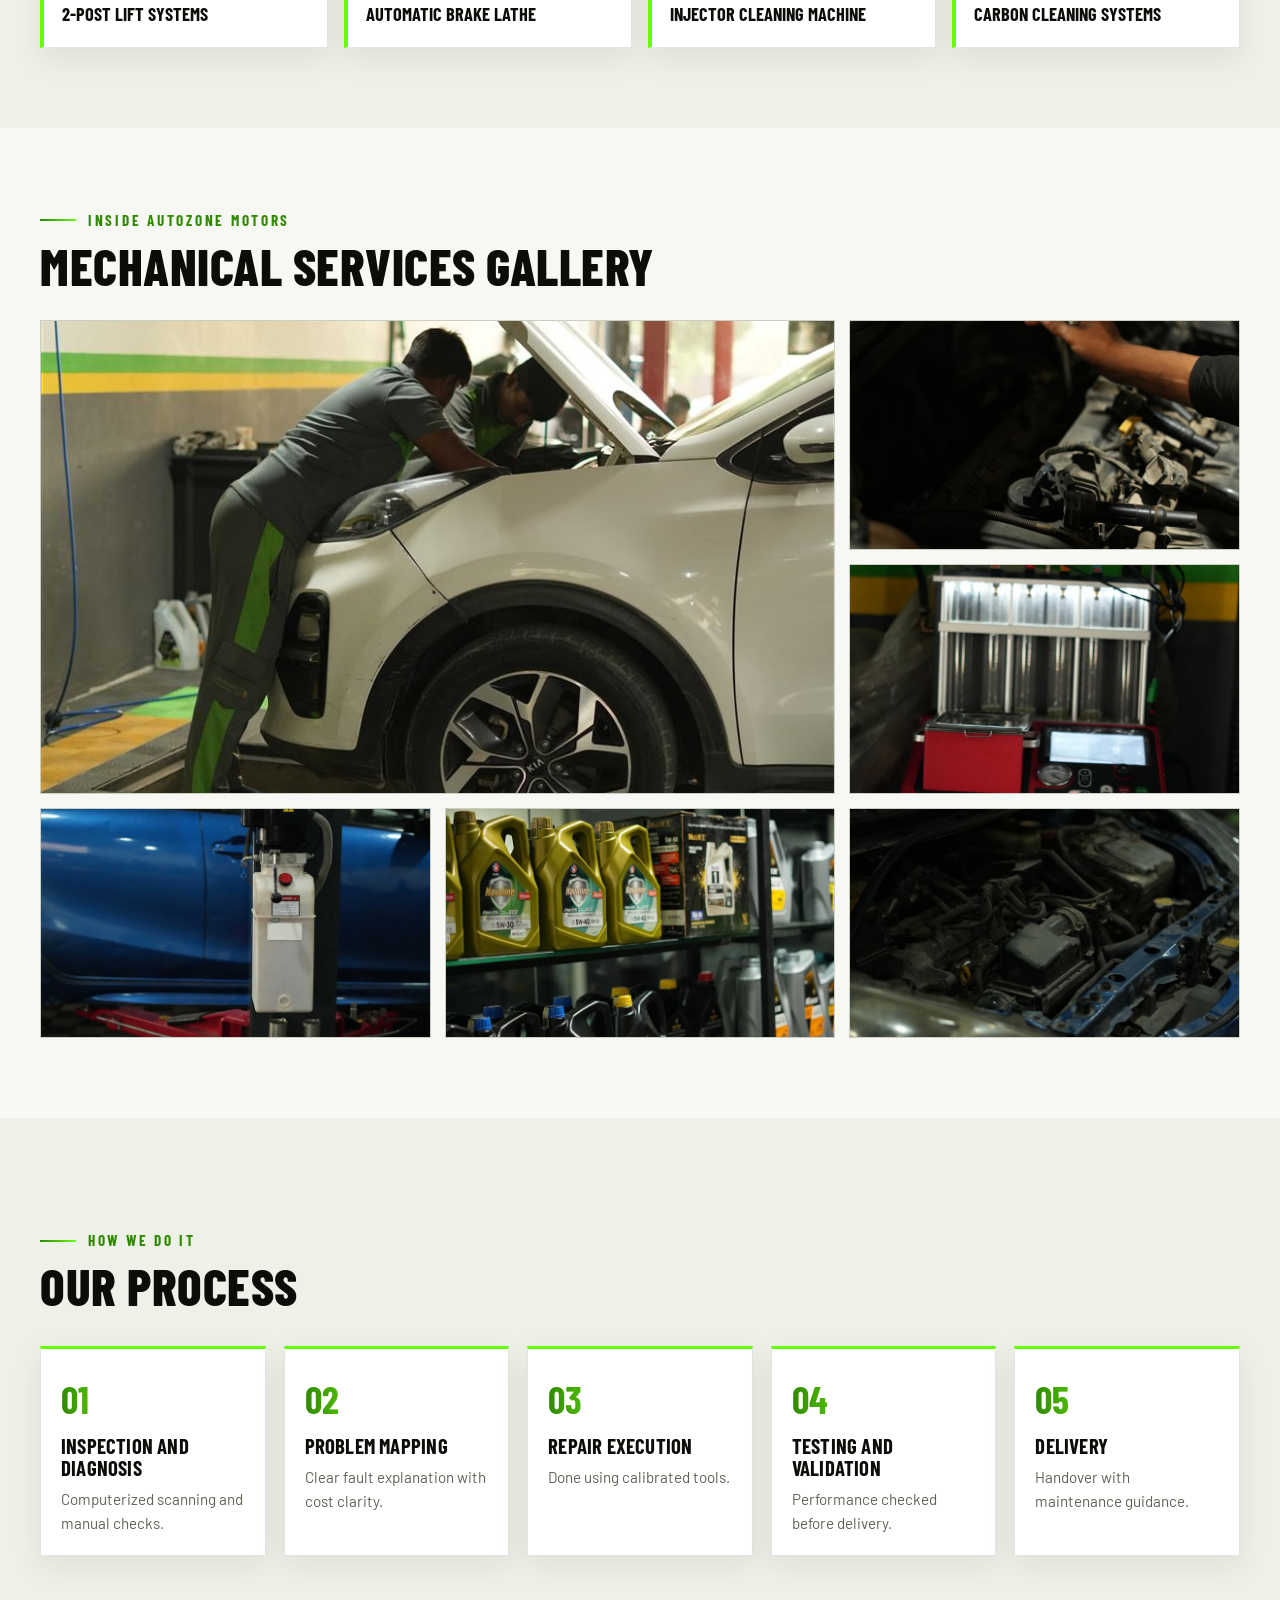
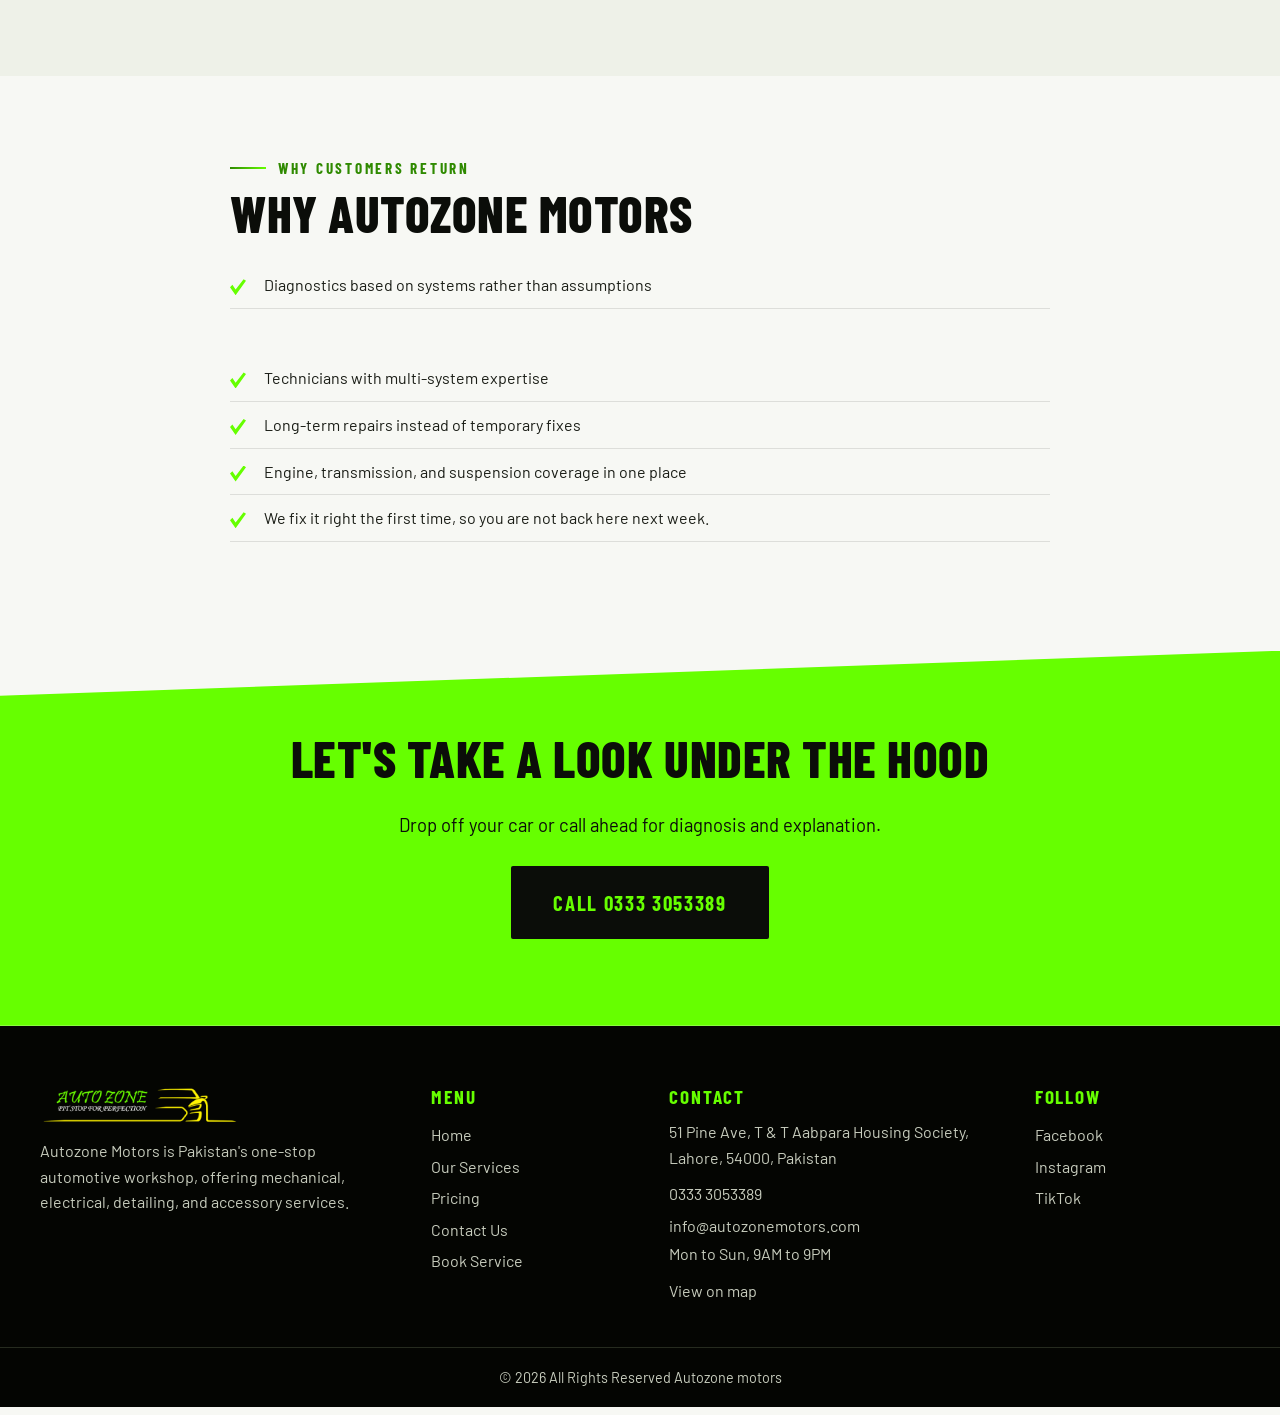
<file: mechanical-services.html>
<!doctype html>
<html lang="en">
<head>
<meta charset="utf-8">
<meta name="viewport" content="width=device-width, initial-scale=1">
<title>Mechanical Services | Autozone Motors</title>
<meta name="description" content="We diagnose and repair engine, transmission, and suspension problems.">
<link rel="icon" href="assets/logo.png">
<link rel="preconnect" href="https://fonts.googleapis.com">
<link rel="preconnect" href="https://fonts.gstatic.com" crossorigin>
<link href="https://fonts.googleapis.com/css2?family=Barlow+Condensed:wght@600;700;800&family=Barlow:wght@400;500;600&display=swap" rel="stylesheet">
<link rel="stylesheet" href="styles.css?v=9">
<link rel="stylesheet" href="luxury.css?v=9">
<link rel="stylesheet" href="light.css?v=9">
</head>
<body>
<header class="site-header">
  <div class="wrap bar">
    <a class="logo" href="index.html" aria-label="Autozone Motors home"><img src="assets/logo.png" alt="Auto Zone" width="1080" height="201"></a>
    <button class="nav-toggle" aria-expanded="false" aria-controls="nav" aria-label="Menu"><span></span><span></span><span></span></button>
    <nav id="nav" class="nav">
      <a href="index.html">Home</a>
      <div class="has-sub">
        <a href="our-services.html" class="active">Our Services</a>
        <div class="sub">
          <a href="mechanical-services.html">Mechanical Services</a>
          <a href="electrical-services.html">Electrical Services</a>
          <a href="body-works-services.html">Body Works Services</a>
          <a href="wheels-and-brake-services.html">Wheels and Brake Services</a>
          <a href="car-ac-and-hvac-services.html">Car AC and HVAC Services</a>
          <a href="ppf-coating-and-detailing.html">PPF, Coating and Detailing</a>
          <a href="tyres-and-rims.html">Tyres and Rims</a>
          <a href="car-accessories.html">Car Accessories</a>
          <a href="car-care-products.html">Car Care Products</a>
        </div>
      </div>
      <a href="pricing.html">Pricing</a>
      <a href="contact-us.html">Contact Us</a>
      <a class="nav-cta" href="book.html">Book Service</a>
    </nav>
  </div>
</header>
<main>
<section class="page-hero" style="background-image:linear-gradient(90deg,rgba(5,7,3,.93) 0%,rgba(5,7,3,.72) 55%,rgba(5,7,3,.4)),url(assets/services/mechanical/hero.jpg)">
  <div class="wrap">
    <p class="eyebrow">Mechanical Services</p>
    <h1>Got a Car Problem? Our Mechanics Will Find It and Fix It Right</h1>
    <p class="lead">We diagnose and repair engine, transmission, and suspension problems.</p>
    <div class="btns"><a class="btn btn-primary" href="book.html?service=mechanical">Book Inspection</a><a class="btn btn-ghost" href="tel:03333053389">Call 0333 3053389</a></div>
  </div>
</section>
<section class="sec">
  <div class="wrap two">
    <div>
      <p class="kicker">Overview</p>
      <h2>From routine oil changes to full engine overhauls</h2>
      <p class="muted">Mechanical failures can reduce performance, increase fuel use, and cause long-term damage. We use advanced tools and diagnostics to prevent recurring problems.</p>
      <h3 class="sub-h">Problems we handle</h3>
      <ul class="ticks">
        <li>Engine overheating and oil leaks</li>
        <li>Loss of acceleration and power</li>
        <li>Rough shifting and delayed transmission response</li>
        <li>Suspension noise and unstable handling</li>
        <li>Poor fuel efficiency</li>
      </ul>
    </div>
    <div class="panel">
      <h3>What we offer</h3>
      <ul class="ticks tight">
        <li>Engine oil change</li>
        <li>Filters and fluids replacement</li>
        <li>Transmission fluid service</li>
        <li>Injector cleaning</li>
        <li>Carbon cleaning</li>
        <li>Suspension repair</li>
        <li>Throttle body tuning</li>
        <li>Catalytic converter tuning</li>
        <li>Engine repair and replacement</li>
      </ul>
      <a class="btn btn-primary" href="book.html?service=mechanical">Get Your Inspection</a>
    </div>
  </div>
</section>

<section class="sec alt">
  <div class="wrap">
    <p class="kicker">Tools and Equipment</p>
    <h2>Machines that make repairs accurate</h2>
    <div class="minis">
      <div class="mini"><span></span>2-post lift systems</div>
      <div class="mini"><span></span>Automatic brake lathe</div>
      <div class="mini"><span></span>Injector cleaning machine</div>
      <div class="mini"><span></span>Carbon cleaning systems</div>
    </div>
  </div>
</section>

<section class="sec gallery-sec">
  <div class="wrap">
    <p class="kicker">Inside Autozone Motors</p>
    <h2>Mechanical Services Gallery</h2>
    <div class="gallery">
      <button type="button" class="gal" data-full="assets/services/mechanical/g1.jpg" aria-label="Open photo 1"><img src="assets/services/mechanical/g1.jpg" alt="Mechanical Services at Autozone Motors, photo 1" loading="lazy"></button>
      <button type="button" class="gal" data-full="assets/services/mechanical/g2.jpg" aria-label="Open photo 2"><img src="assets/services/mechanical/g2.jpg" alt="Mechanical Services at Autozone Motors, photo 2" loading="lazy"></button>
      <button type="button" class="gal" data-full="assets/services/mechanical/g3.jpg" aria-label="Open photo 3"><img src="assets/services/mechanical/g3.jpg" alt="Mechanical Services at Autozone Motors, photo 3" loading="lazy"></button>
      <button type="button" class="gal" data-full="assets/services/mechanical/g4.jpg" aria-label="Open photo 4"><img src="assets/services/mechanical/g4.jpg" alt="Mechanical Services at Autozone Motors, photo 4" loading="lazy"></button>
      <button type="button" class="gal" data-full="assets/services/mechanical/g5.jpg" aria-label="Open photo 5"><img src="assets/services/mechanical/g5.jpg" alt="Mechanical Services at Autozone Motors, photo 5" loading="lazy"></button>
      <button type="button" class="gal" data-full="assets/services/mechanical/g6.jpg" aria-label="Open photo 6"><img src="assets/services/mechanical/g6.jpg" alt="Mechanical Services at Autozone Motors, photo 6" loading="lazy"></button>
    </div>
  </div>
</section>

<section class="process">
  <div class="wrap">
    <p class="kicker">How We Do It</p>
    <h2>Our Process</h2>
    <ol class="steps s5">
      <li><b>01</b><h3>Inspection and Diagnosis</h3><p>Computerized scanning and manual checks.</p></li>
      <li><b>02</b><h3>Problem Mapping</h3><p>Clear fault explanation with cost clarity.</p></li>
      <li><b>03</b><h3>Repair Execution</h3><p>Done using calibrated tools.</p></li>
      <li><b>04</b><h3>Testing and Validation</h3><p>Performance checked before delivery.</p></li>
      <li><b>05</b><h3>Delivery</h3><p>Handover with maintenance guidance.</p></li>
    </ol>
  </div>
</section>

<section class="sec">
  <div class="wrap narrow">
    <p class="kicker">Why Customers Return</p>
    <h2>Why Autozone Motors</h2>
    <ul class="ticks">
      <li>Diagnostics based on systems rather than assumptions</li>
        <li>Advanced machines for accurate work</li>
        <li>Technicians with multi-system expertise</li>
        <li>Long-term repairs instead of temporary fixes</li>
        <li>Engine, transmission, and suspension coverage in one place</li>
        <li>We fix it right the first time, so you are not back here next week.</li>
    </ul>
  </div>
</section>

<section class="closing">
  <div class="wrap">
    <h2>Let's Take a Look Under the Hood</h2>
    <p class="cta-p">Drop off your car or call ahead for diagnosis and explanation.</p>
    <a class="btn btn-dark big" href="tel:03333053389">Call 0333 3053389</a>
  </div>
</section>
</main>
<footer class="footer">
  <div class="wrap foot-grid">
    <div>
      <img class="flogo" src="assets/logo.png" alt="Auto Zone" width="1080" height="201">
      <p>Autozone Motors is Pakistan's one-stop automotive workshop, offering mechanical, electrical, detailing, and accessory services.</p>
    </div>
    <div>
      <h4>Menu</h4>
      <a href="index.html">Home</a>
      <a href="our-services.html">Our Services</a>
      <a href="pricing.html">Pricing</a>
      <a href="contact-us.html">Contact Us</a>
      <a href="book.html">Book Service</a>
    </div>
    <div>
      <h4>Contact</h4>
      <p>51 Pine Ave, T &amp; T Aabpara Housing Society, Lahore, 54000, Pakistan</p>
      <a href="tel:03333053389">0333 3053389</a>
      <a href="mailto:info@autozonemotors.com">info@autozonemotors.com</a>
      <p>Mon to Sun, 9AM to 9PM</p>
      <a href="http://google.com/maps?cid=11933435538959423823">View on map</a>
    </div>
    <div>
      <h4>Follow</h4>
      <a href="http://facebook.com/people/Autozonemotors/61590541200899">Facebook</a>
      <a href="http://instagram.com/autozonemotors">Instagram</a>
      <a href="http://tiktok.com/@autozone_motors">TikTok</a>
    </div>
  </div>
  <p class="copy">&copy; 2026 All Rights Reserved Autozone motors</p>
</footer>
<script src="script.js?v=9"></script>
<script src="luxury.js?v=9"></script>
</body>
</html>
</file>
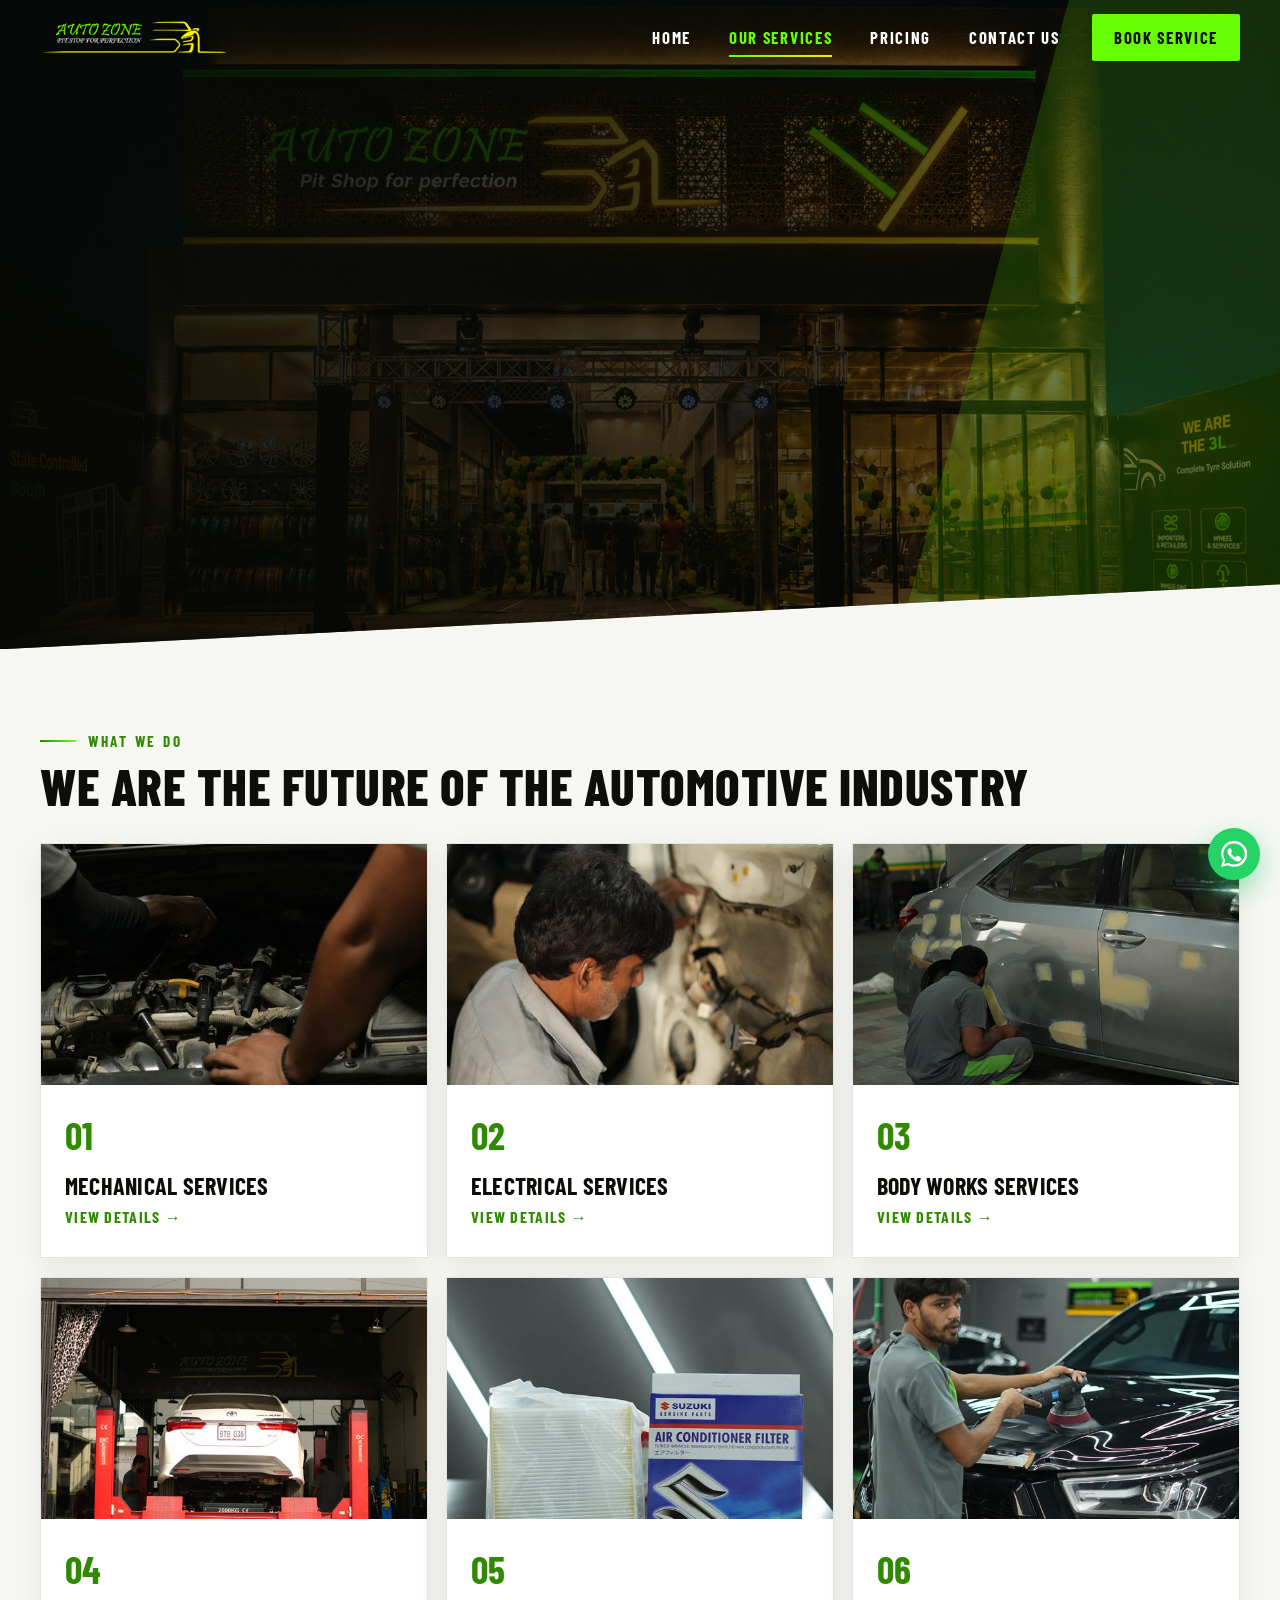
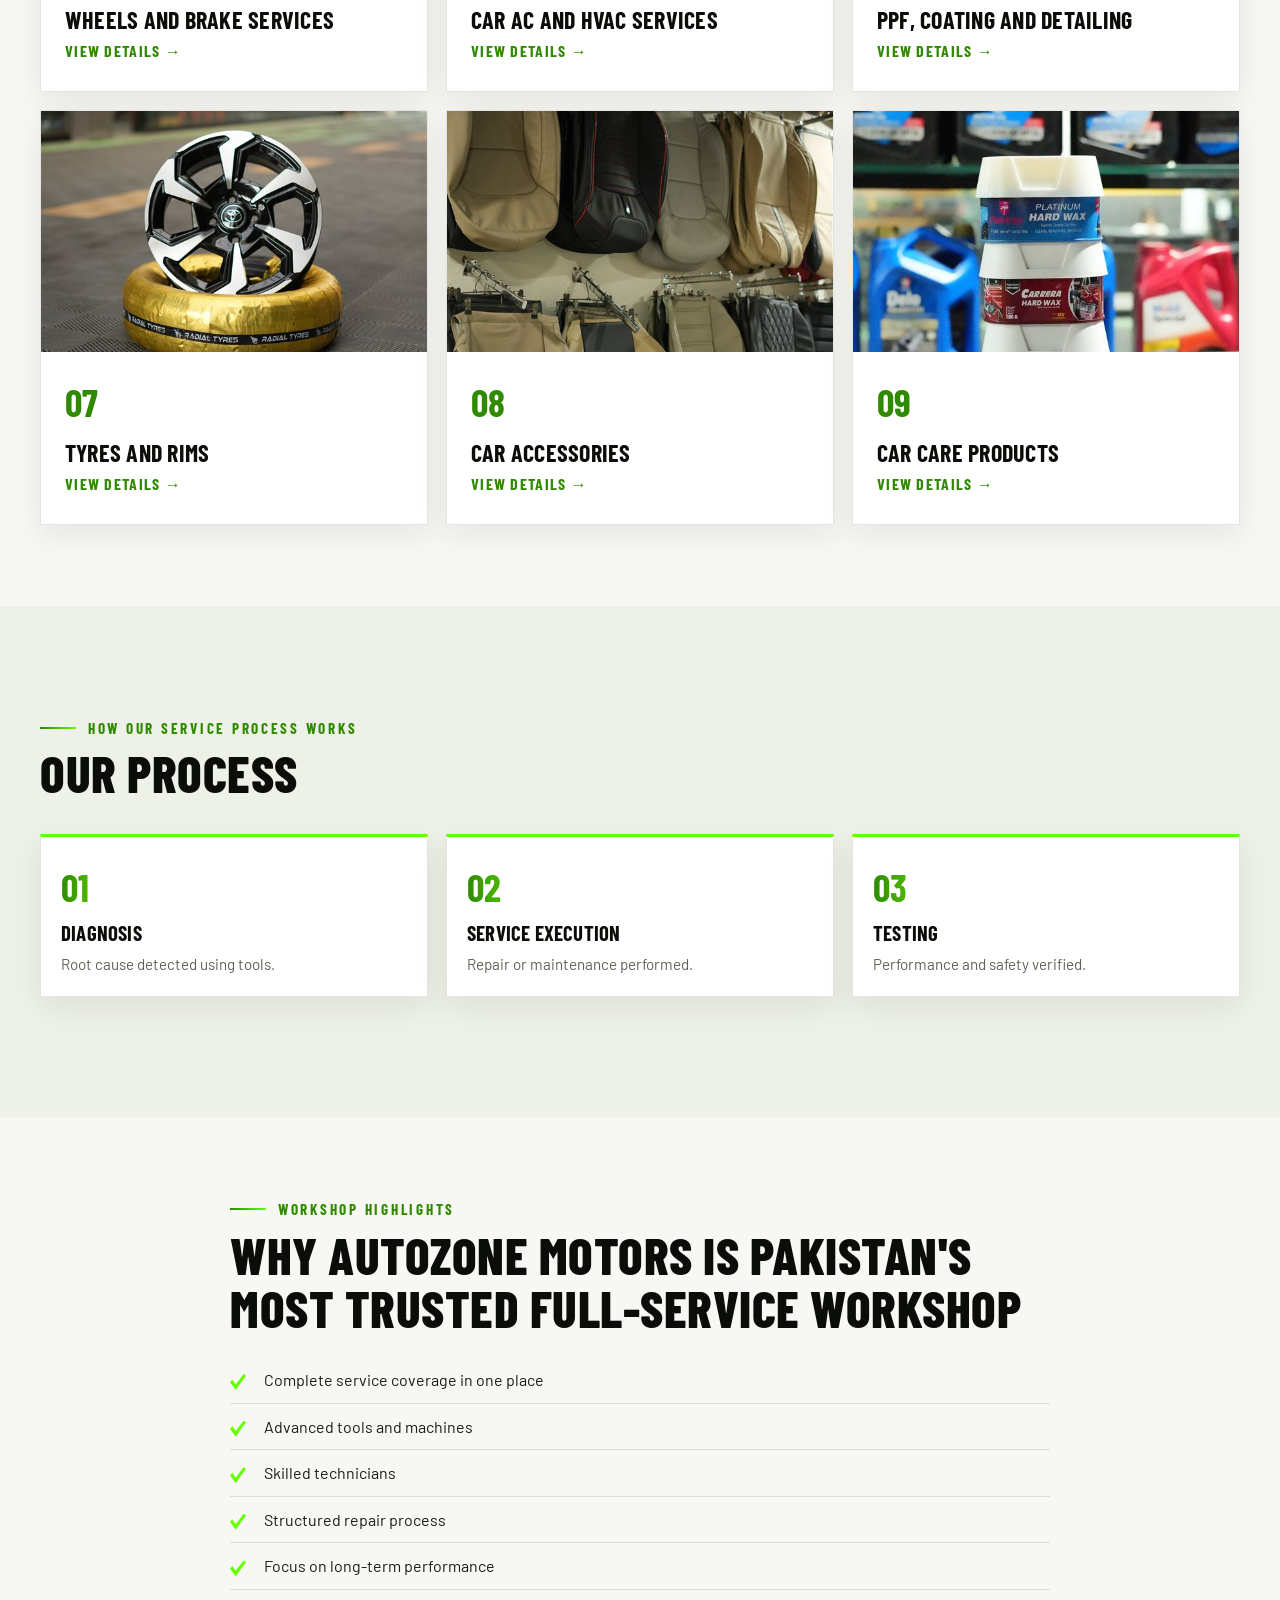
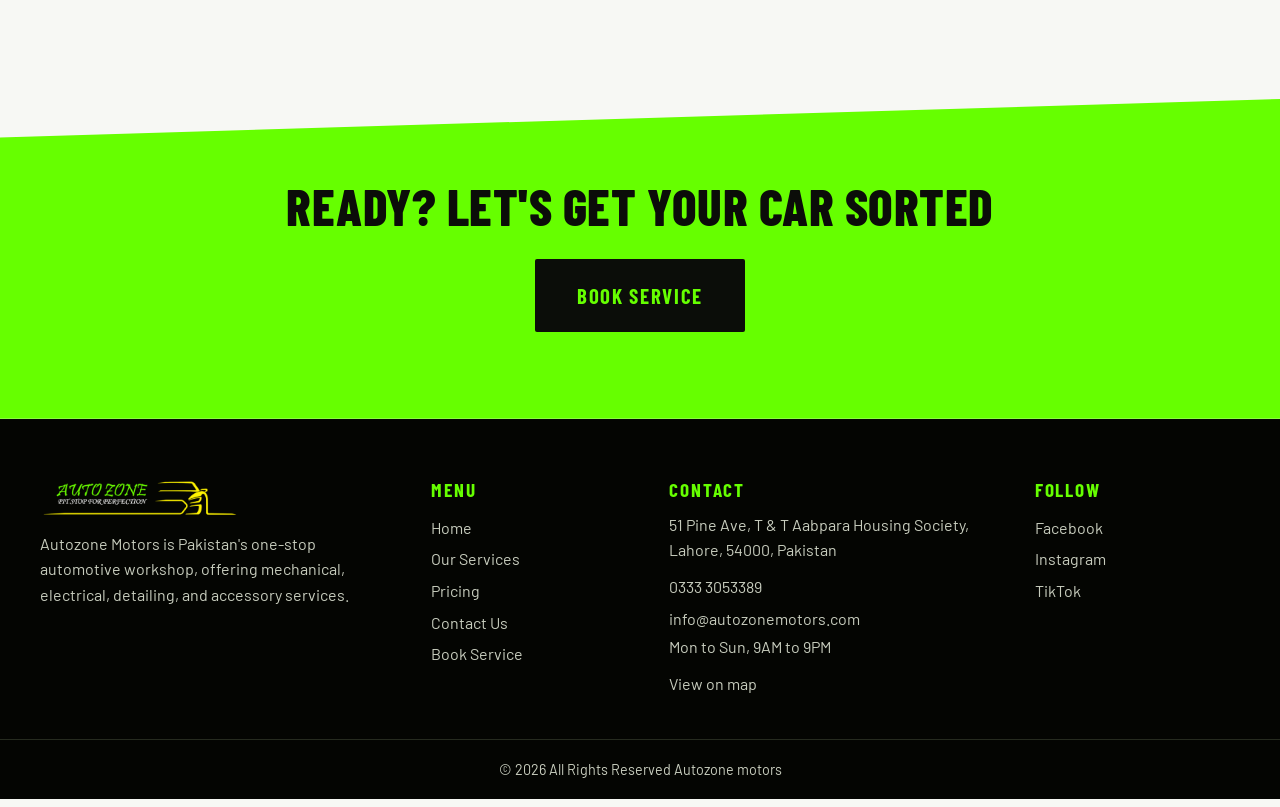
<file: our-services.html>
<!doctype html>
<html lang="en">
<head>
<meta charset="utf-8">
<meta name="viewport" content="width=device-width, initial-scale=1">
<title>Our Services | Autozone Motors</title>
<meta name="description" content="Every car service you need, all in one place.">
<link rel="icon" href="assets/logo.png">
<link rel="preconnect" href="https://fonts.googleapis.com">
<link rel="preconnect" href="https://fonts.gstatic.com" crossorigin>
<link href="https://fonts.googleapis.com/css2?family=Barlow+Condensed:wght@600;700;800&family=Barlow:wght@400;500;600&display=swap" rel="stylesheet">
<link rel="stylesheet" href="styles.css?v=9">
<link rel="stylesheet" href="luxury.css?v=9">
<link rel="stylesheet" href="light.css?v=9">
</head>
<body>
<header class="site-header">
  <div class="wrap bar">
    <a class="logo" href="index.html" aria-label="Autozone Motors home"><img src="assets/logo.png" alt="Auto Zone" width="1080" height="201"></a>
    <button class="nav-toggle" aria-expanded="false" aria-controls="nav" aria-label="Menu"><span></span><span></span><span></span></button>
    <nav id="nav" class="nav">
      <a href="index.html">Home</a>
      <div class="has-sub">
        <a href="our-services.html" class="active">Our Services</a>
        <div class="sub">
          <a href="mechanical-services.html">Mechanical Services</a>
          <a href="electrical-services.html">Electrical Services</a>
          <a href="body-works-services.html">Body Works Services</a>
          <a href="wheels-and-brake-services.html">Wheels and Brake Services</a>
          <a href="car-ac-and-hvac-services.html">Car AC and HVAC Services</a>
          <a href="ppf-coating-and-detailing.html">PPF, Coating and Detailing</a>
          <a href="tyres-and-rims.html">Tyres and Rims</a>
          <a href="car-accessories.html">Car Accessories</a>
          <a href="car-care-products.html">Car Care Products</a>
        </div>
      </div>
      <a href="pricing.html">Pricing</a>
      <a href="contact-us.html">Contact Us</a>
      <a class="nav-cta" href="book.html">Book Service</a>
    </nav>
  </div>
</header>
<main>
<section class="page-hero">
  <div class="wrap">
    <p class="eyebrow">Our Services</p>
    <h1>Every Car Service You Need. All in One Place.</h1>
    <p class="lead">Pakistan's one-stop automotive workshop covering mechanical repair, electrical diagnostics, detailing, and accessories, with certified technicians and advanced machines.</p>
    <div class="btns"><a class="btn btn-primary" href="book.html">Book Service</a><a class="btn btn-ghost" href="tel:03333053389">Call 0333 3053389</a></div>
  </div>
</section>
<section class="sec">
  <div class="wrap">
    <p class="kicker">What We Do</p>
    <h2>We are the future of the automotive industry</h2>
    <div class="sgrid">
      <a class="scard" href="mechanical-services.html"><img class="simg" src="assets/services/mechanical/card.jpg" alt="Mechanical Services" loading="lazy"><b>01</b><h3>Mechanical Services</h3><span>View details &rarr;</span></a>
      <a class="scard" href="electrical-services.html"><img class="simg" src="assets/services/electrical/card.jpg" alt="Electrical Services" loading="lazy"><b>02</b><h3>Electrical Services</h3><span>View details &rarr;</span></a>
      <a class="scard" href="body-works-services.html"><img class="simg" src="assets/services/bodywork/card.jpg" alt="Body Works Services" loading="lazy"><b>03</b><h3>Body Works Services</h3><span>View details &rarr;</span></a>
      <a class="scard" href="wheels-and-brake-services.html"><img class="simg" src="assets/services/wheels/card.jpg" alt="Wheels and Brake Services" loading="lazy"><b>04</b><h3>Wheels and Brake Services</h3><span>View details &rarr;</span></a>
      <a class="scard" href="car-ac-and-hvac-services.html"><img class="simg" src="assets/services/ac/card.jpg" alt="Car AC and HVAC Services" loading="lazy"><b>05</b><h3>Car AC and HVAC Services</h3><span>View details &rarr;</span></a>
      <a class="scard" href="ppf-coating-and-detailing.html"><img class="simg" src="assets/services/detailing/card.jpg" alt="PPF, Coating and Detailing" loading="lazy"><b>06</b><h3>PPF, Coating and Detailing</h3><span>View details &rarr;</span></a>
      <a class="scard" href="tyres-and-rims.html"><img class="simg" src="assets/services/tyres/card.jpg" alt="Tyres and Rims" loading="lazy"><b>07</b><h3>Tyres and Rims</h3><span>View details &rarr;</span></a>
      <a class="scard" href="car-accessories.html"><img class="simg" src="assets/services/accessories/card.jpg" alt="Car Accessories" loading="lazy"><b>08</b><h3>Car Accessories</h3><span>View details &rarr;</span></a>
      <a class="scard" href="car-care-products.html"><img class="simg" src="assets/services/carcare/card.jpg" alt="Car Care Products" loading="lazy"><b>09</b><h3>Car Care Products</h3><span>View details &rarr;</span></a>
    </div>
  </div>
</section>

<section class="process">
  <div class="wrap">
    <p class="kicker">How Our Service Process Works</p>
    <h2>Our Process</h2>
    <ol class="steps s3">
      <li><b>01</b><h3>Diagnosis</h3><p>Root cause detected using tools.</p></li>
      <li><b>02</b><h3>Service Execution</h3><p>Repair or maintenance performed.</p></li>
      <li><b>03</b><h3>Testing</h3><p>Performance and safety verified.</p></li>
    </ol>
  </div>
</section>

<section class="sec">
  <div class="wrap narrow">
    <p class="kicker">Workshop Highlights</p>
    <h2>Why Autozone Motors Is Pakistan's Most Trusted Full-Service Workshop</h2>
    <ul class="ticks">
      <li>Complete service coverage in one place</li>
      <li>Advanced tools and machines</li>
      <li>Skilled technicians</li>
      <li>Structured repair process</li>
      <li>Focus on long-term performance</li>
    </ul>
  </div>
</section>

<section class="closing">
  <div class="wrap">
    <h2>Ready? Let's Get Your Car Sorted</h2>
    <a class="btn btn-dark big" href="book.html">Book Service</a>
  </div>
</section>
</main>
<footer class="footer">
  <div class="wrap foot-grid">
    <div>
      <img class="flogo" src="assets/logo.png" alt="Auto Zone" width="1080" height="201">
      <p>Autozone Motors is Pakistan's one-stop automotive workshop, offering mechanical, electrical, detailing, and accessory services.</p>
    </div>
    <div>
      <h4>Menu</h4>
      <a href="index.html">Home</a>
      <a href="our-services.html">Our Services</a>
      <a href="pricing.html">Pricing</a>
      <a href="contact-us.html">Contact Us</a>
      <a href="book.html">Book Service</a>
    </div>
    <div>
      <h4>Contact</h4>
      <p>51 Pine Ave, T &amp; T Aabpara Housing Society, Lahore, 54000, Pakistan</p>
      <a href="tel:03333053389">0333 3053389</a>
      <a href="mailto:info@autozonemotors.com">info@autozonemotors.com</a>
      <p>Mon to Sun, 9AM to 9PM</p>
      <a href="http://google.com/maps?cid=11933435538959423823">View on map</a>
    </div>
    <div>
      <h4>Follow</h4>
      <a href="http://facebook.com/people/Autozonemotors/61590541200899">Facebook</a>
      <a href="http://instagram.com/autozonemotors">Instagram</a>
      <a href="http://tiktok.com/@autozone_motors">TikTok</a>
    </div>
  </div>
  <p class="copy">&copy; 2026 All Rights Reserved Autozone motors</p>
</footer>
<script src="script.js?v=9"></script>
<script src="luxury.js?v=9"></script>
</body>
</html>
</file>
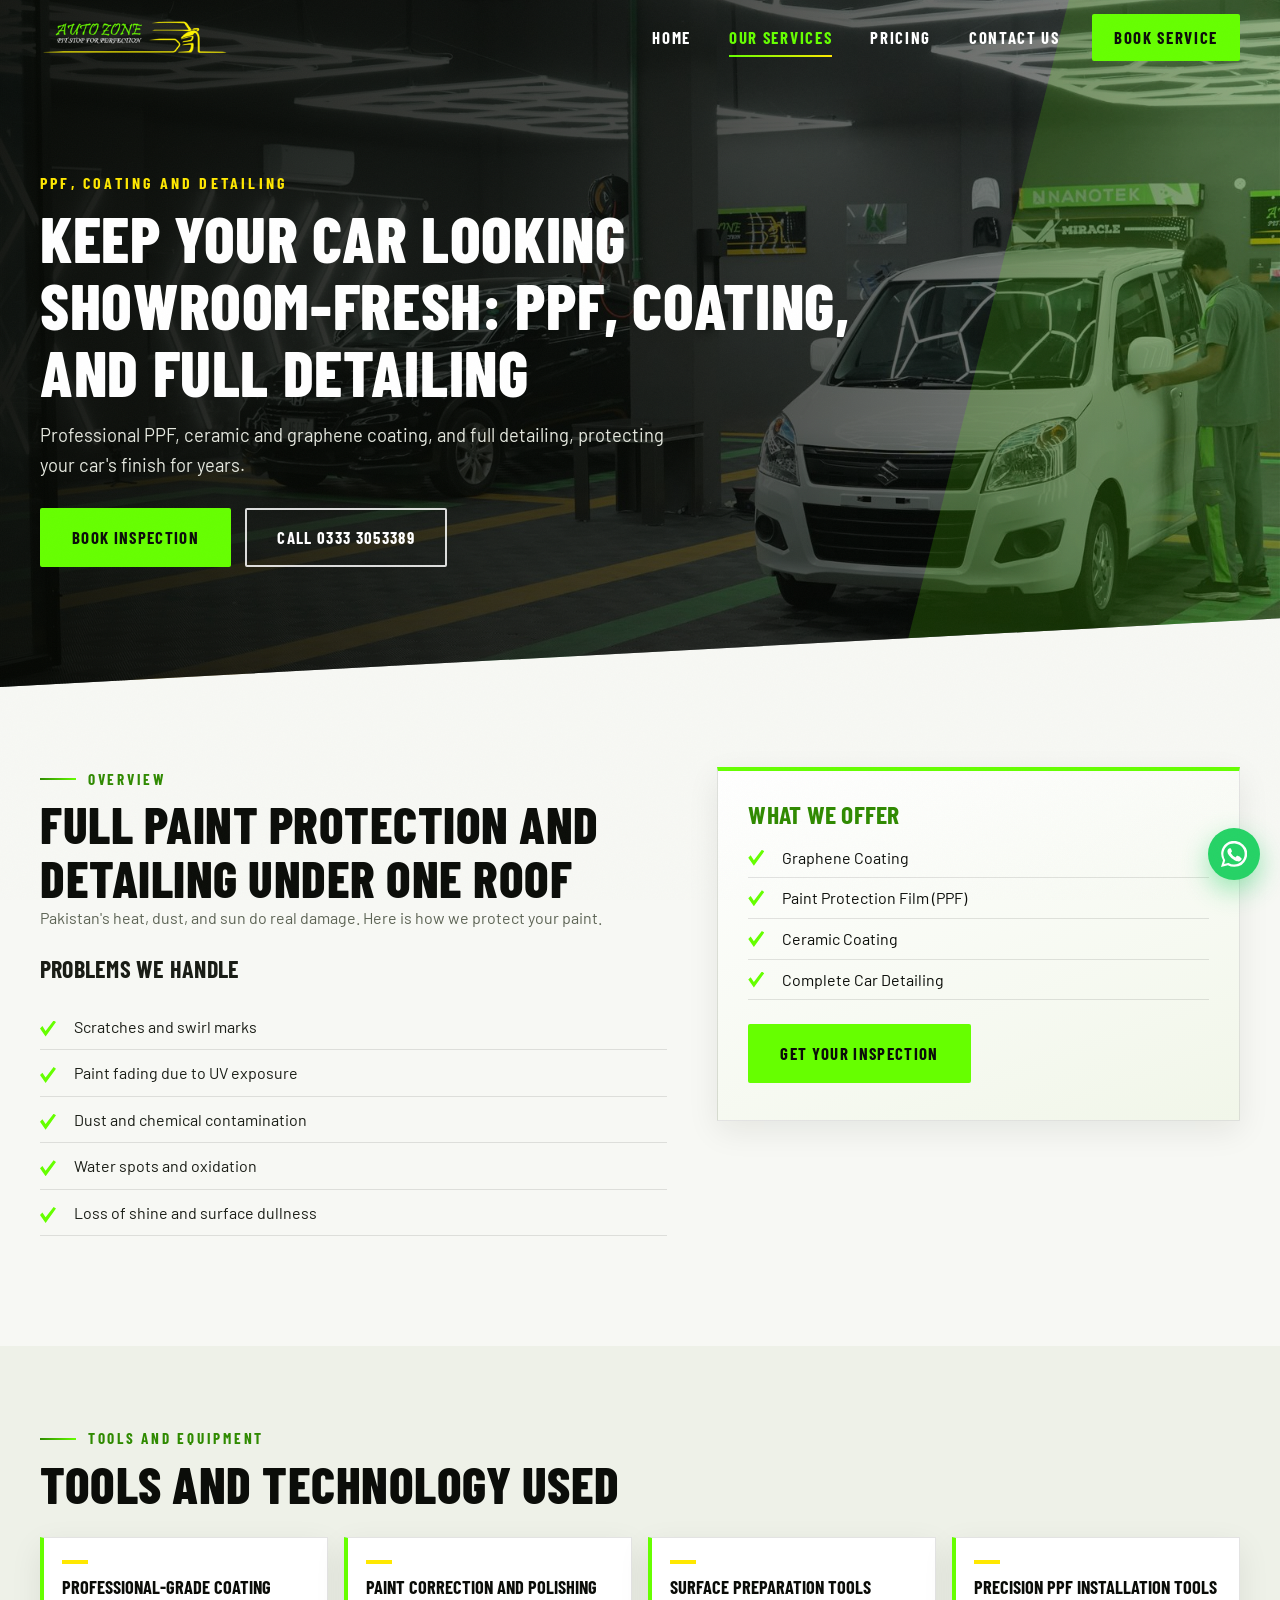
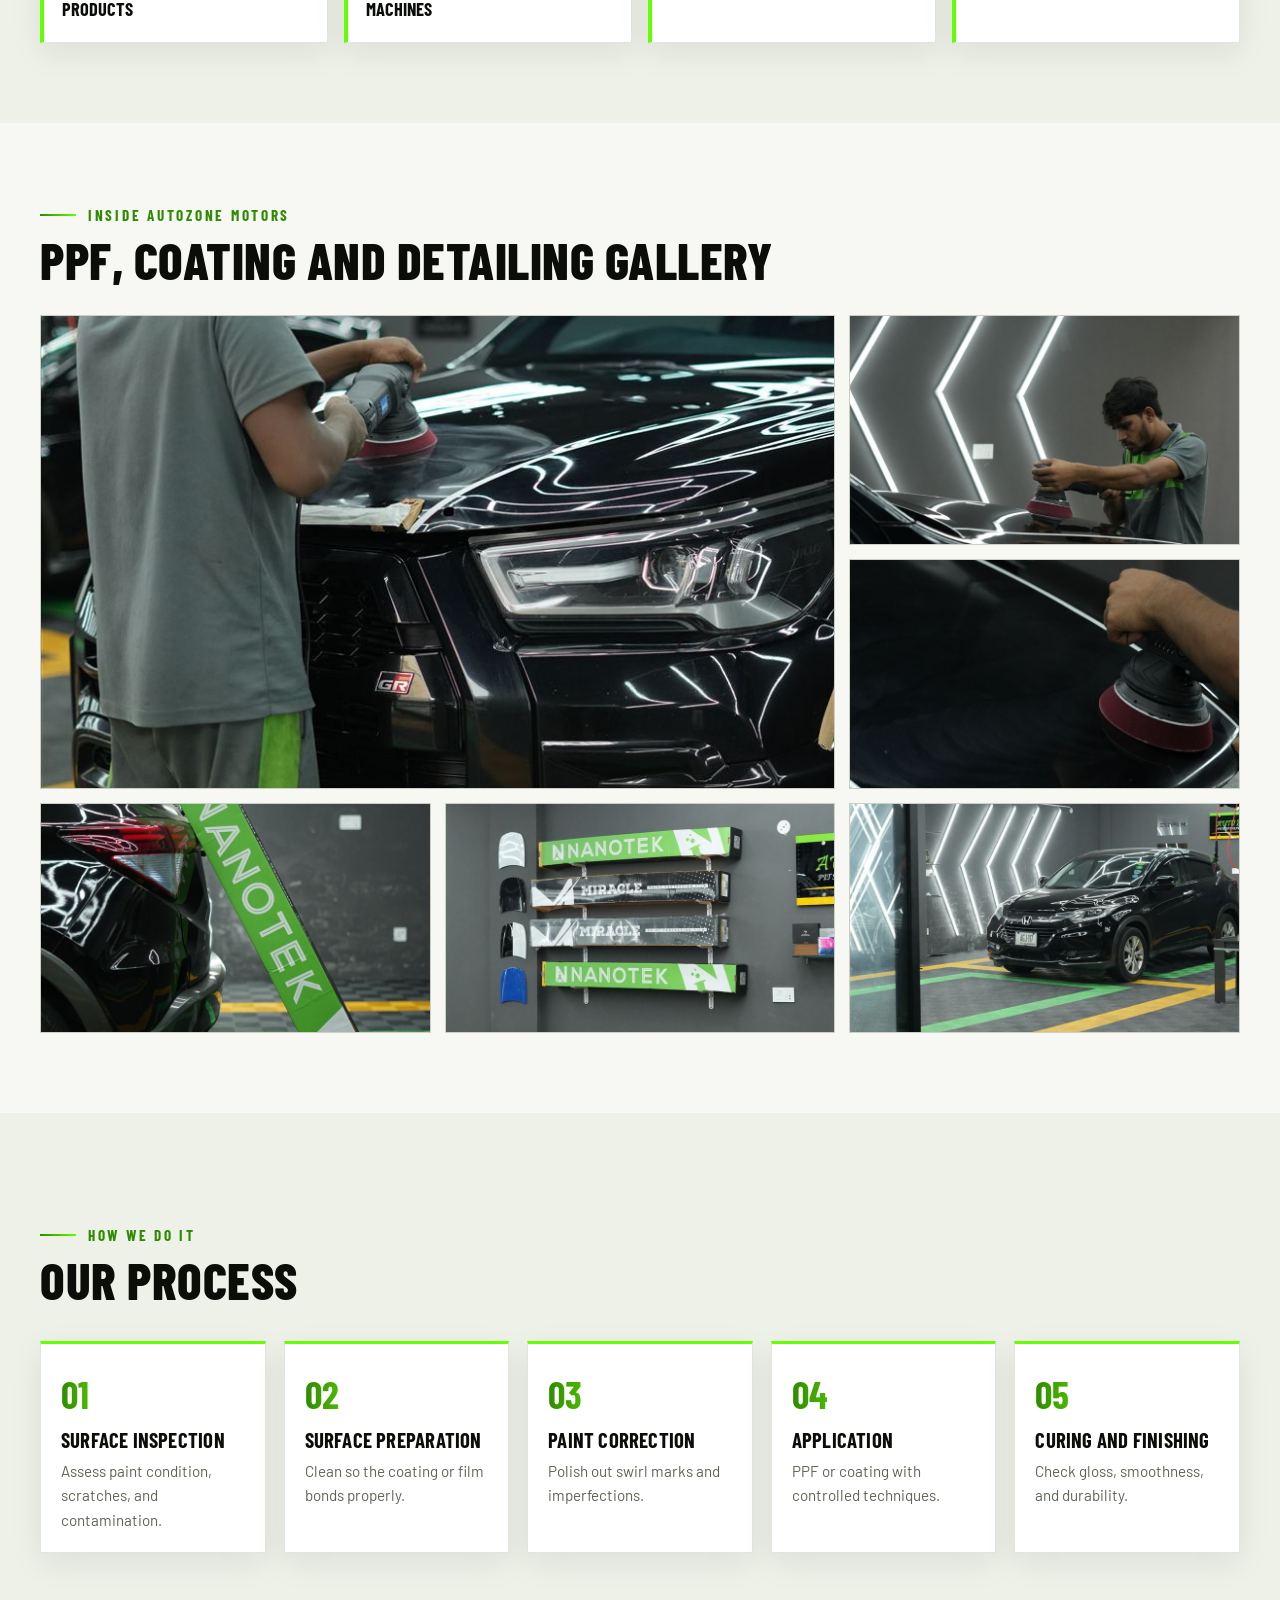
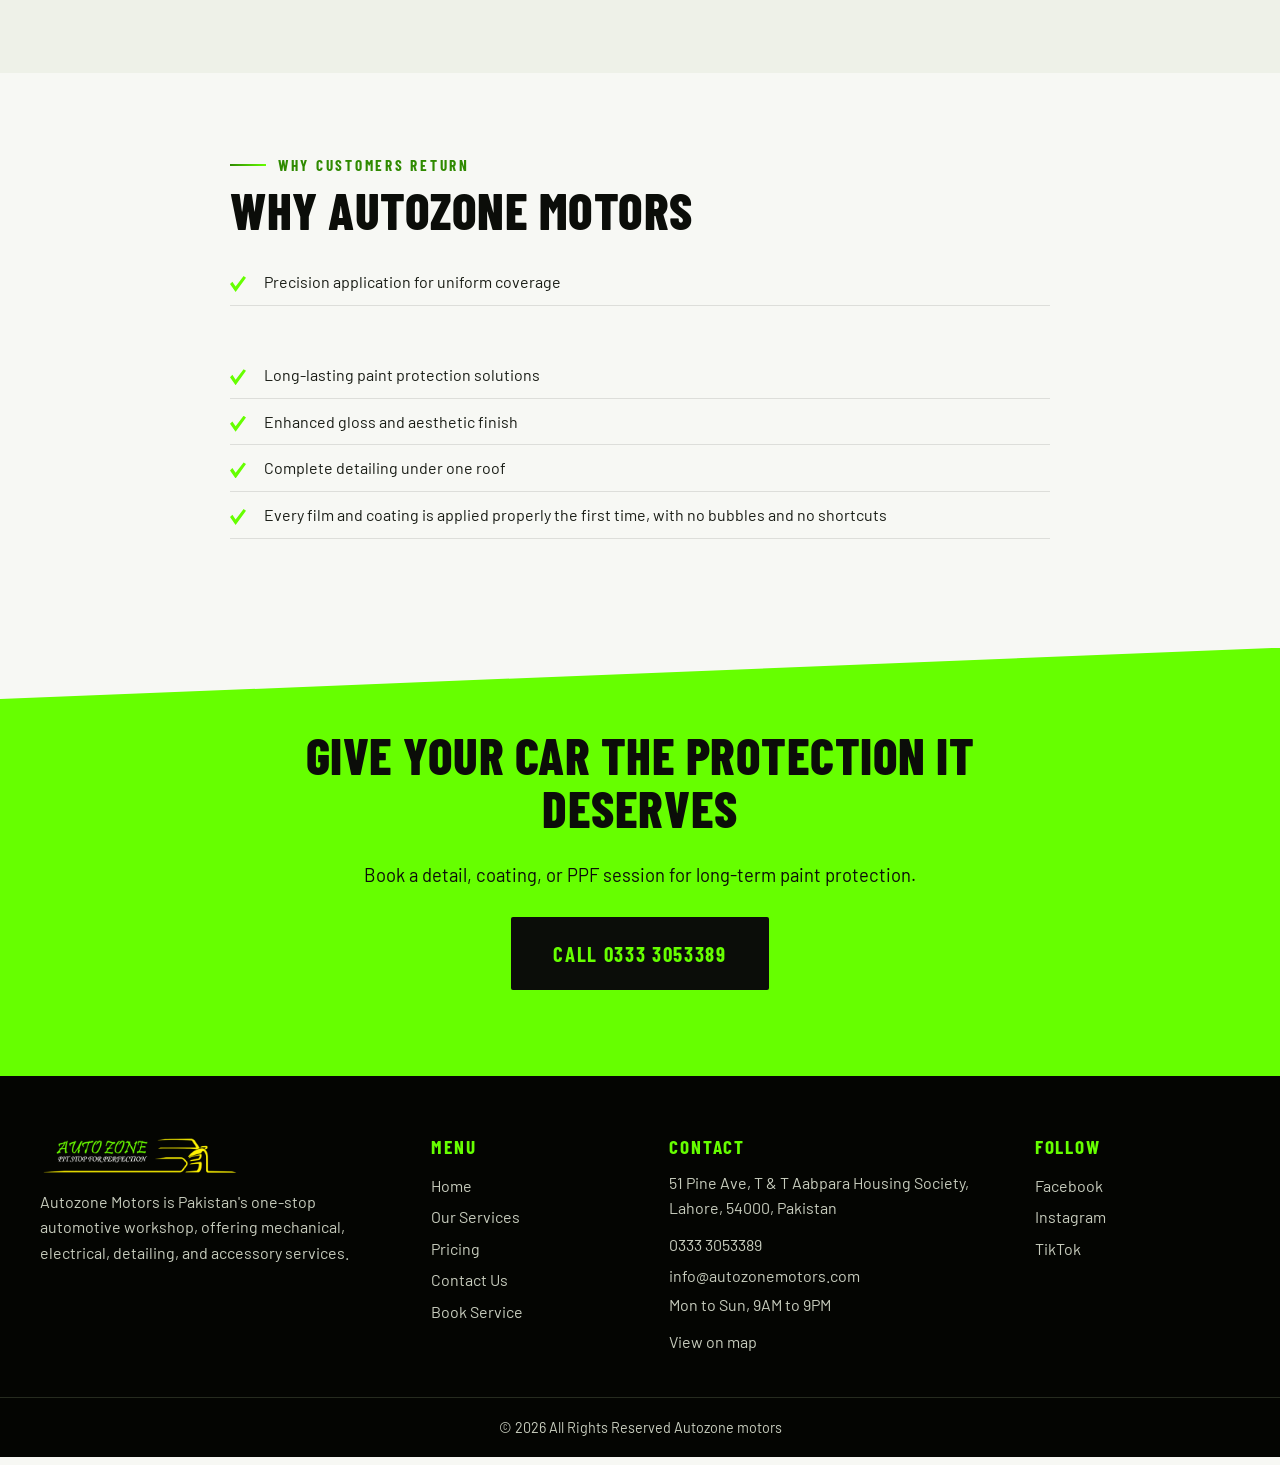
<file: ppf-coating-and-detailing.html>
<!doctype html>
<html lang="en">
<head>
<meta charset="utf-8">
<meta name="viewport" content="width=device-width, initial-scale=1">
<title>PPF, Coating and Detailing | Autozone Motors</title>
<meta name="description" content="Professional PPF, ceramic and graphene coating, and full detailing, protecting your car's finish for years.">
<link rel="icon" href="assets/logo.png">
<link rel="preconnect" href="https://fonts.googleapis.com">
<link rel="preconnect" href="https://fonts.gstatic.com" crossorigin>
<link href="https://fonts.googleapis.com/css2?family=Barlow+Condensed:wght@600;700;800&family=Barlow:wght@400;500;600&display=swap" rel="stylesheet">
<link rel="stylesheet" href="styles.css?v=9">
<link rel="stylesheet" href="luxury.css?v=9">
<link rel="stylesheet" href="light.css?v=9">
</head>
<body>
<header class="site-header">
  <div class="wrap bar">
    <a class="logo" href="index.html" aria-label="Autozone Motors home"><img src="assets/logo.png" alt="Auto Zone" width="1080" height="201"></a>
    <button class="nav-toggle" aria-expanded="false" aria-controls="nav" aria-label="Menu"><span></span><span></span><span></span></button>
    <nav id="nav" class="nav">
      <a href="index.html">Home</a>
      <div class="has-sub">
        <a href="our-services.html" class="active">Our Services</a>
        <div class="sub">
          <a href="mechanical-services.html">Mechanical Services</a>
          <a href="electrical-services.html">Electrical Services</a>
          <a href="body-works-services.html">Body Works Services</a>
          <a href="wheels-and-brake-services.html">Wheels and Brake Services</a>
          <a href="car-ac-and-hvac-services.html">Car AC and HVAC Services</a>
          <a href="ppf-coating-and-detailing.html">PPF, Coating and Detailing</a>
          <a href="tyres-and-rims.html">Tyres and Rims</a>
          <a href="car-accessories.html">Car Accessories</a>
          <a href="car-care-products.html">Car Care Products</a>
        </div>
      </div>
      <a href="pricing.html">Pricing</a>
      <a href="contact-us.html">Contact Us</a>
      <a class="nav-cta" href="book.html">Book Service</a>
    </nav>
  </div>
</header>
<main>
<section class="page-hero" style="background-image:linear-gradient(90deg,rgba(5,7,3,.93) 0%,rgba(5,7,3,.72) 55%,rgba(5,7,3,.4)),url(assets/services/detailing/hero.jpg)">
  <div class="wrap">
    <p class="eyebrow">PPF, Coating and Detailing</p>
    <h1>Keep Your Car Looking Showroom-Fresh: PPF, Coating, and Full Detailing</h1>
    <p class="lead">Professional PPF, ceramic and graphene coating, and full detailing, protecting your car's finish for years.</p>
    <div class="btns"><a class="btn btn-primary" href="book.html?service=detailing">Book Inspection</a><a class="btn btn-ghost" href="tel:03333053389">Call 0333 3053389</a></div>
  </div>
</section>
<section class="sec">
  <div class="wrap two">
    <div>
      <p class="kicker">Overview</p>
      <h2>Full paint protection and detailing under one roof</h2>
      <p class="muted">Pakistan's heat, dust, and sun do real damage. Here is how we protect your paint.</p>
      <h3 class="sub-h">Problems we handle</h3>
      <ul class="ticks">
        <li>Scratches and swirl marks</li>
        <li>Paint fading due to UV exposure</li>
        <li>Dust and chemical contamination</li>
        <li>Water spots and oxidation</li>
        <li>Loss of shine and surface dullness</li>
      </ul>
    </div>
    <div class="panel">
      <h3>What we offer</h3>
      <ul class="ticks tight">
        <li>Graphene Coating</li>
        <li>Paint Protection Film (PPF)</li>
        <li>Ceramic Coating</li>
        <li>Complete Car Detailing</li>
      </ul>
      <a class="btn btn-primary" href="book.html?service=detailing">Get Your Inspection</a>
    </div>
  </div>
</section>

<section class="sec alt">
  <div class="wrap">
    <p class="kicker">Tools and Equipment</p>
    <h2>Tools and technology used</h2>
    <div class="minis">
      <div class="mini"><span></span>Professional-grade coating products</div>
      <div class="mini"><span></span>Paint correction and polishing machines</div>
      <div class="mini"><span></span>Surface preparation tools</div>
      <div class="mini"><span></span>Precision PPF installation tools</div>
    </div>
  </div>
</section>

<section class="sec gallery-sec">
  <div class="wrap">
    <p class="kicker">Inside Autozone Motors</p>
    <h2>PPF, Coating and Detailing Gallery</h2>
    <div class="gallery">
      <button type="button" class="gal" data-full="assets/services/detailing/g1.jpg" aria-label="Open photo 1"><img src="assets/services/detailing/g1.jpg" alt="PPF, Coating and Detailing at Autozone Motors, photo 1" loading="lazy"></button>
      <button type="button" class="gal" data-full="assets/services/detailing/g2.jpg" aria-label="Open photo 2"><img src="assets/services/detailing/g2.jpg" alt="PPF, Coating and Detailing at Autozone Motors, photo 2" loading="lazy"></button>
      <button type="button" class="gal" data-full="assets/services/detailing/g3.jpg" aria-label="Open photo 3"><img src="assets/services/detailing/g3.jpg" alt="PPF, Coating and Detailing at Autozone Motors, photo 3" loading="lazy"></button>
      <button type="button" class="gal" data-full="assets/services/detailing/g4.jpg" aria-label="Open photo 4"><img src="assets/services/detailing/g4.jpg" alt="PPF, Coating and Detailing at Autozone Motors, photo 4" loading="lazy"></button>
      <button type="button" class="gal" data-full="assets/services/detailing/g5.jpg" aria-label="Open photo 5"><img src="assets/services/detailing/g5.jpg" alt="PPF, Coating and Detailing at Autozone Motors, photo 5" loading="lazy"></button>
      <button type="button" class="gal" data-full="assets/services/detailing/g6.jpg" aria-label="Open photo 6"><img src="assets/services/detailing/g6.jpg" alt="PPF, Coating and Detailing at Autozone Motors, photo 6" loading="lazy"></button>
    </div>
  </div>
</section>

<section class="process">
  <div class="wrap">
    <p class="kicker">How We Do It</p>
    <h2>Our Process</h2>
    <ol class="steps s5">
      <li><b>01</b><h3>Surface Inspection</h3><p>Assess paint condition, scratches, and contamination.</p></li>
      <li><b>02</b><h3>Surface Preparation</h3><p>Clean so the coating or film bonds properly.</p></li>
      <li><b>03</b><h3>Paint Correction</h3><p>Polish out swirl marks and imperfections.</p></li>
      <li><b>04</b><h3>Application</h3><p>PPF or coating with controlled techniques.</p></li>
      <li><b>05</b><h3>Curing and Finishing</h3><p>Check gloss, smoothness, and durability.</p></li>
    </ol>
  </div>
</section>

<section class="sec">
  <div class="wrap narrow">
    <p class="kicker">Why Customers Return</p>
    <h2>Why Autozone Motors</h2>
    <ul class="ticks">
      <li>Precision application for uniform coverage</li>
        <li>High-quality coating and protection materials</li>
        <li>Long-lasting paint protection solutions</li>
        <li>Enhanced gloss and aesthetic finish</li>
        <li>Complete detailing under one roof</li>
        <li>Every film and coating is applied properly the first time, with no bubbles and no shortcuts</li>
    </ul>
  </div>
</section>

<section class="closing">
  <div class="wrap">
    <h2>Give Your Car the Protection It Deserves</h2>
    <p class="cta-p">Book a detail, coating, or PPF session for long-term paint protection.</p>
    <a class="btn btn-dark big" href="tel:03333053389">Call 0333 3053389</a>
  </div>
</section>
</main>
<footer class="footer">
  <div class="wrap foot-grid">
    <div>
      <img class="flogo" src="assets/logo.png" alt="Auto Zone" width="1080" height="201">
      <p>Autozone Motors is Pakistan's one-stop automotive workshop, offering mechanical, electrical, detailing, and accessory services.</p>
    </div>
    <div>
      <h4>Menu</h4>
      <a href="index.html">Home</a>
      <a href="our-services.html">Our Services</a>
      <a href="pricing.html">Pricing</a>
      <a href="contact-us.html">Contact Us</a>
      <a href="book.html">Book Service</a>
    </div>
    <div>
      <h4>Contact</h4>
      <p>51 Pine Ave, T &amp; T Aabpara Housing Society, Lahore, 54000, Pakistan</p>
      <a href="tel:03333053389">0333 3053389</a>
      <a href="mailto:info@autozonemotors.com">info@autozonemotors.com</a>
      <p>Mon to Sun, 9AM to 9PM</p>
      <a href="http://google.com/maps?cid=11933435538959423823">View on map</a>
    </div>
    <div>
      <h4>Follow</h4>
      <a href="http://facebook.com/people/Autozonemotors/61590541200899">Facebook</a>
      <a href="http://instagram.com/autozonemotors">Instagram</a>
      <a href="http://tiktok.com/@autozone_motors">TikTok</a>
    </div>
  </div>
  <p class="copy">&copy; 2026 All Rights Reserved Autozone motors</p>
</footer>
<script src="script.js?v=9"></script>
<script src="luxury.js?v=9"></script>
</body>
</html>
</file>
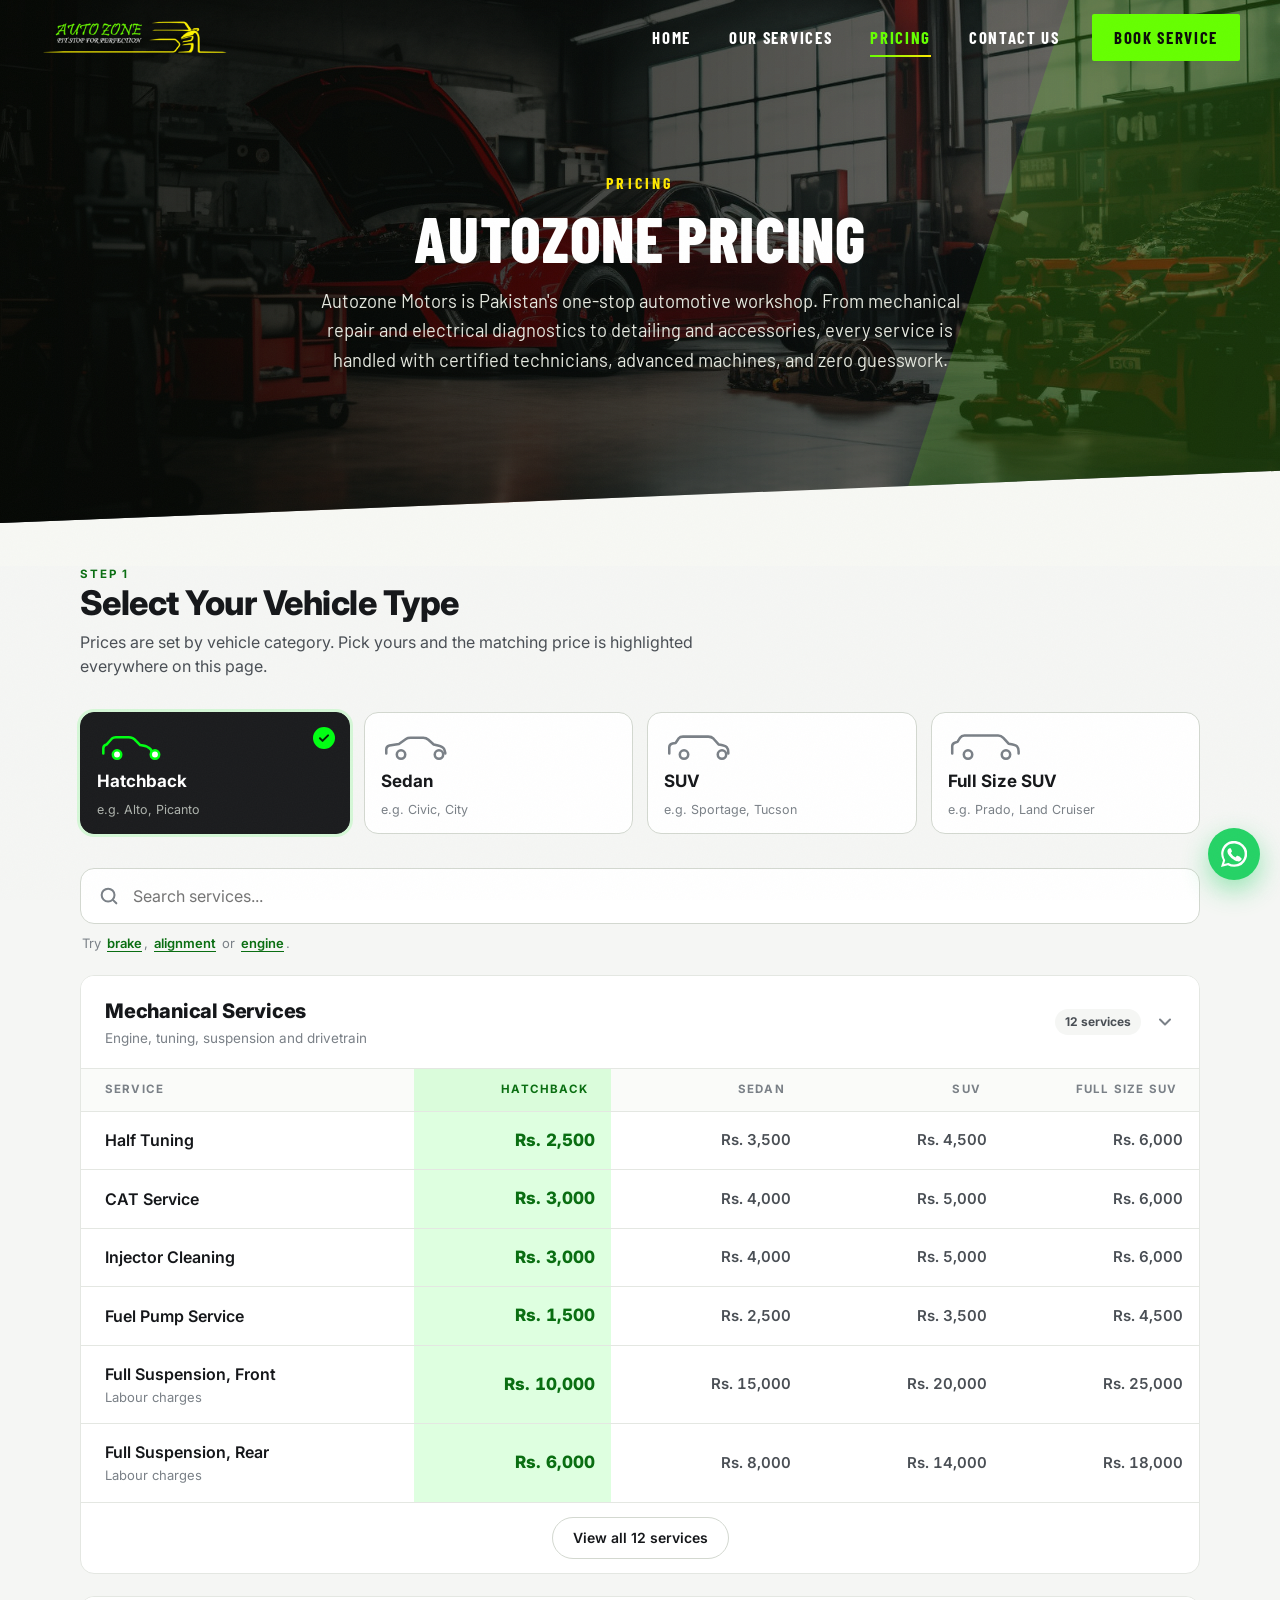
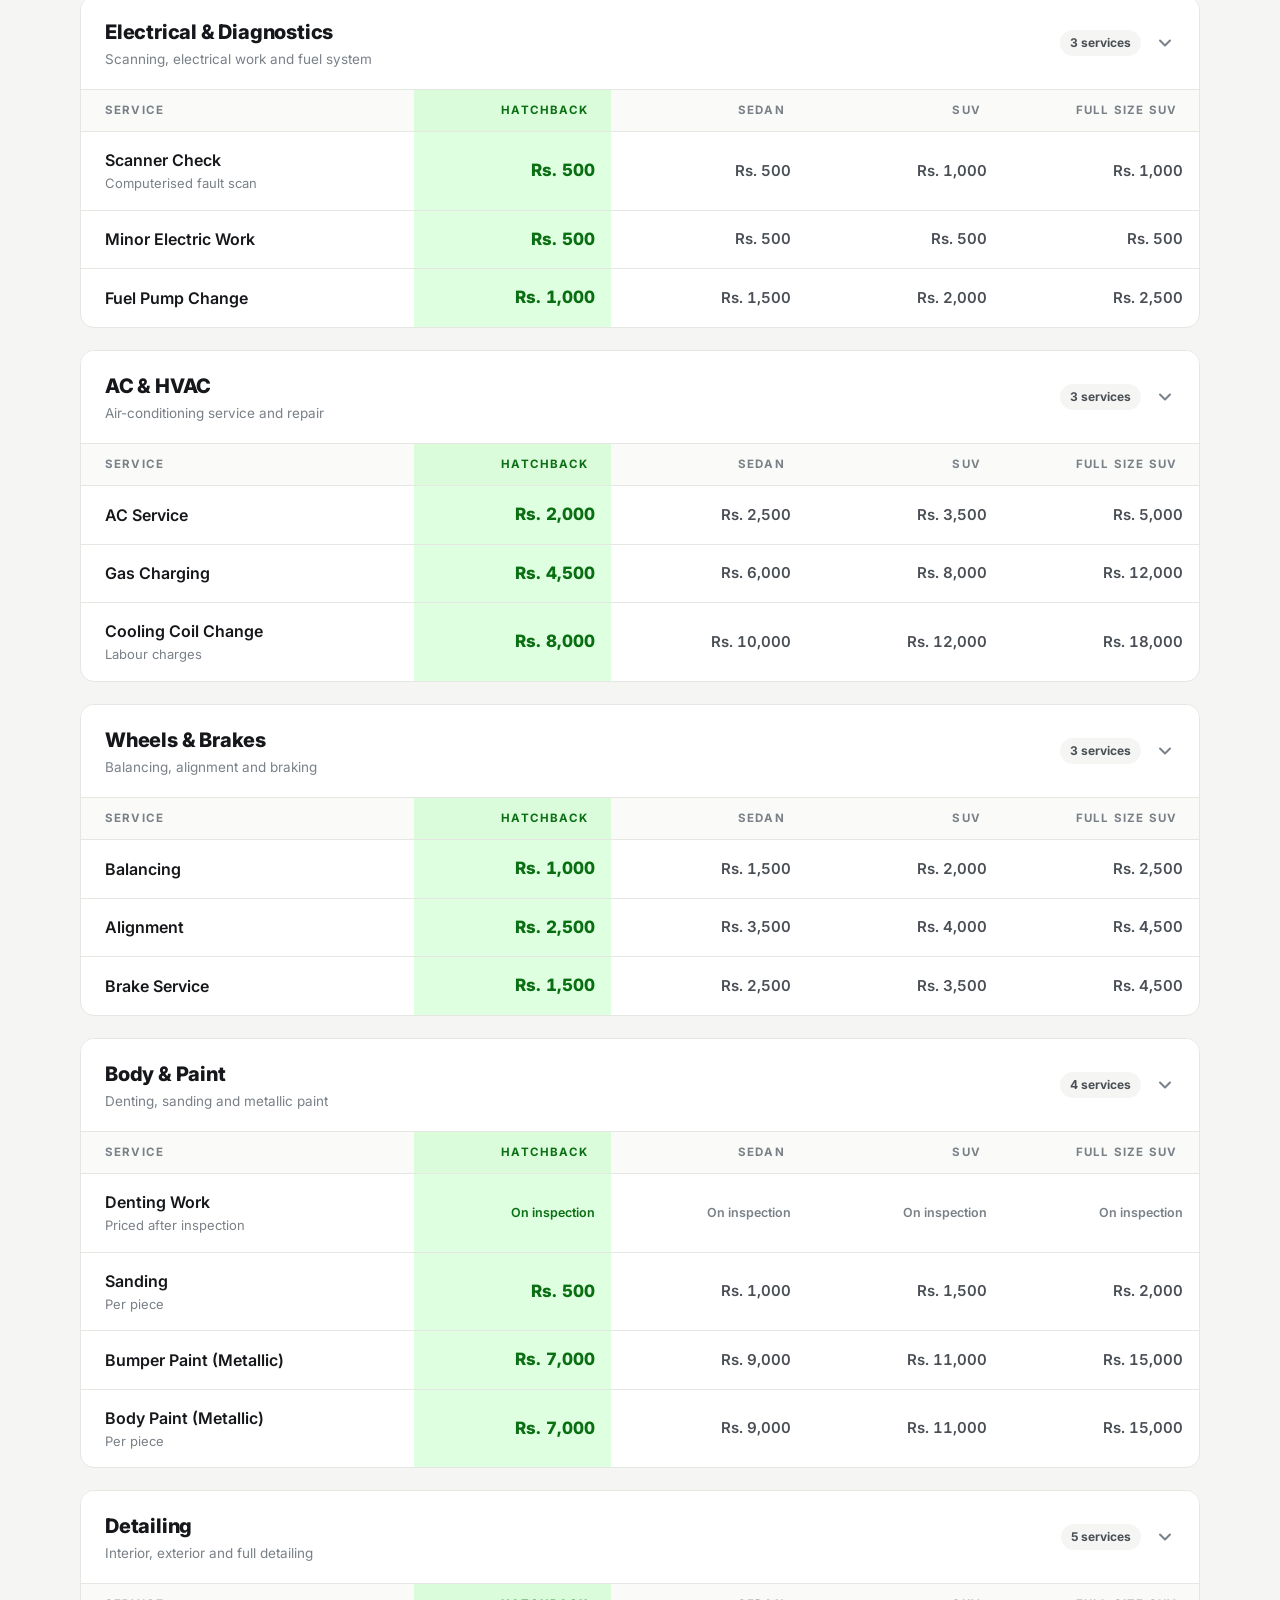
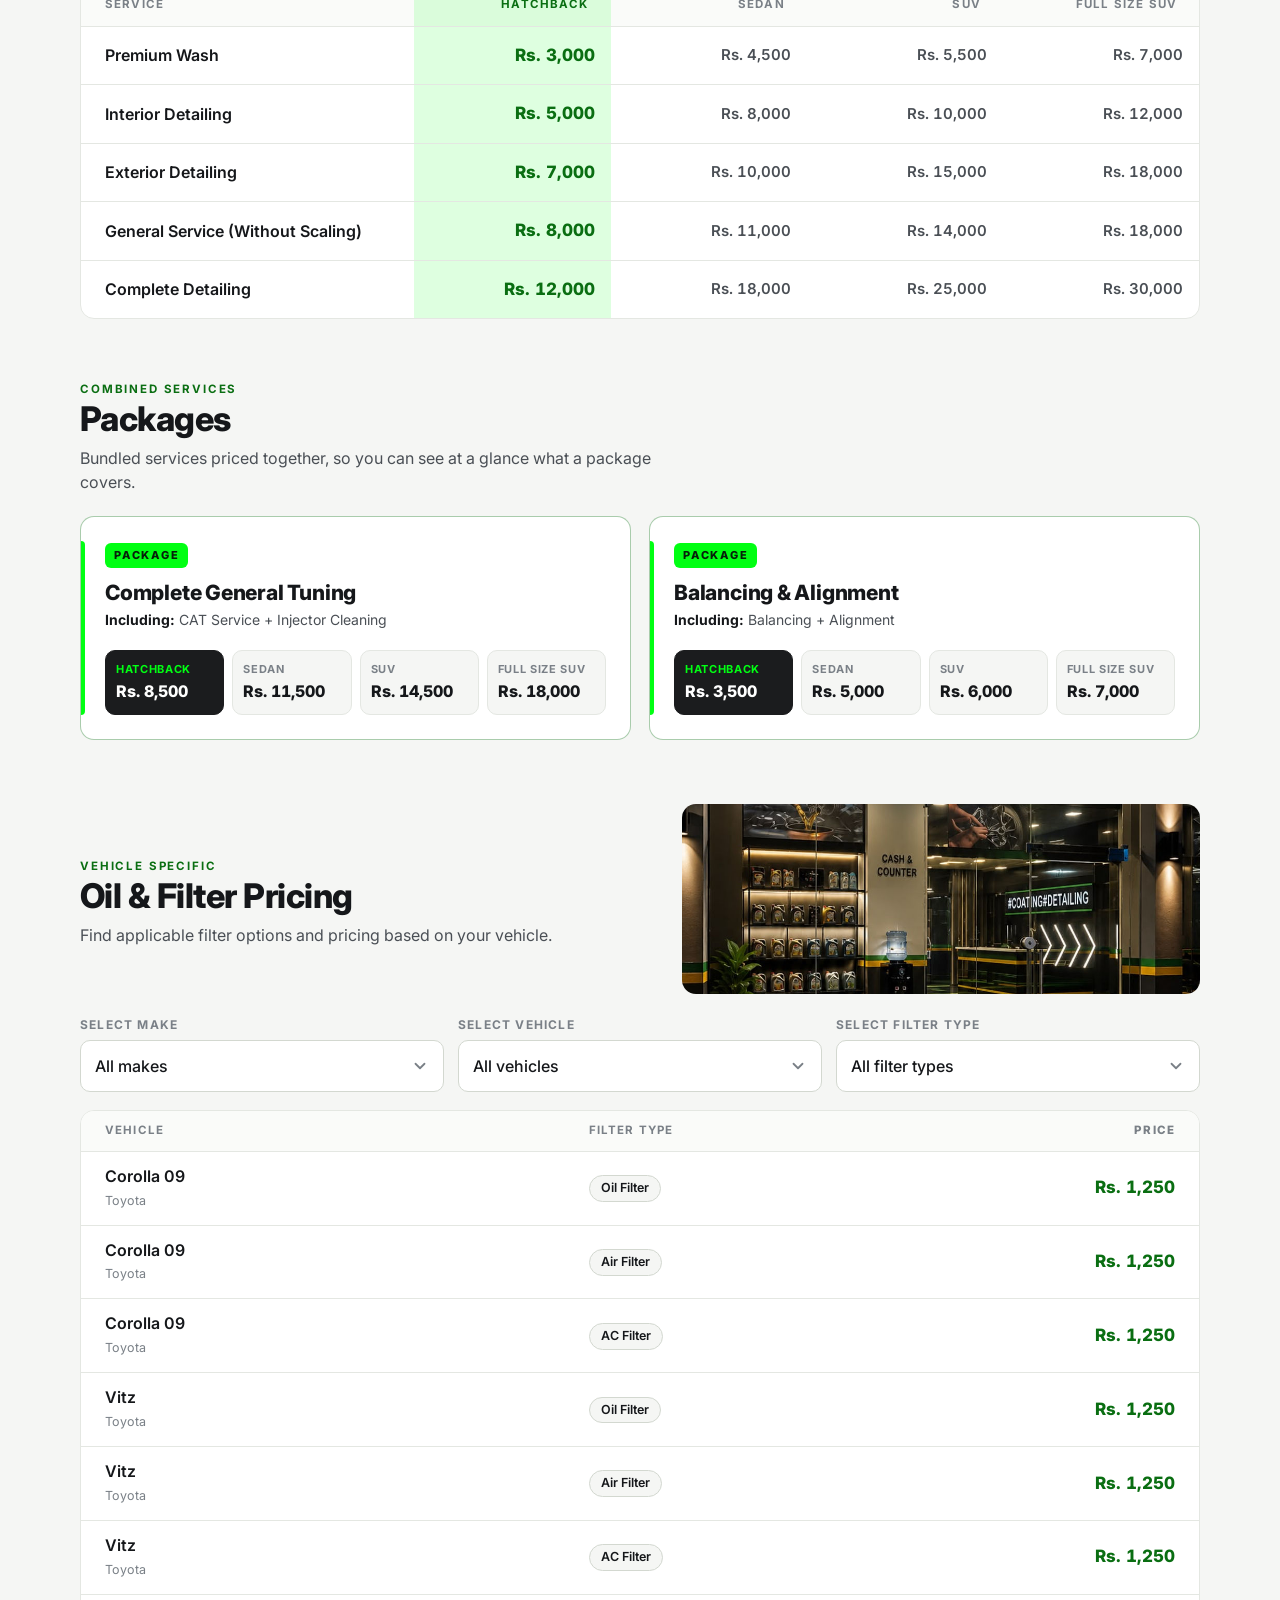
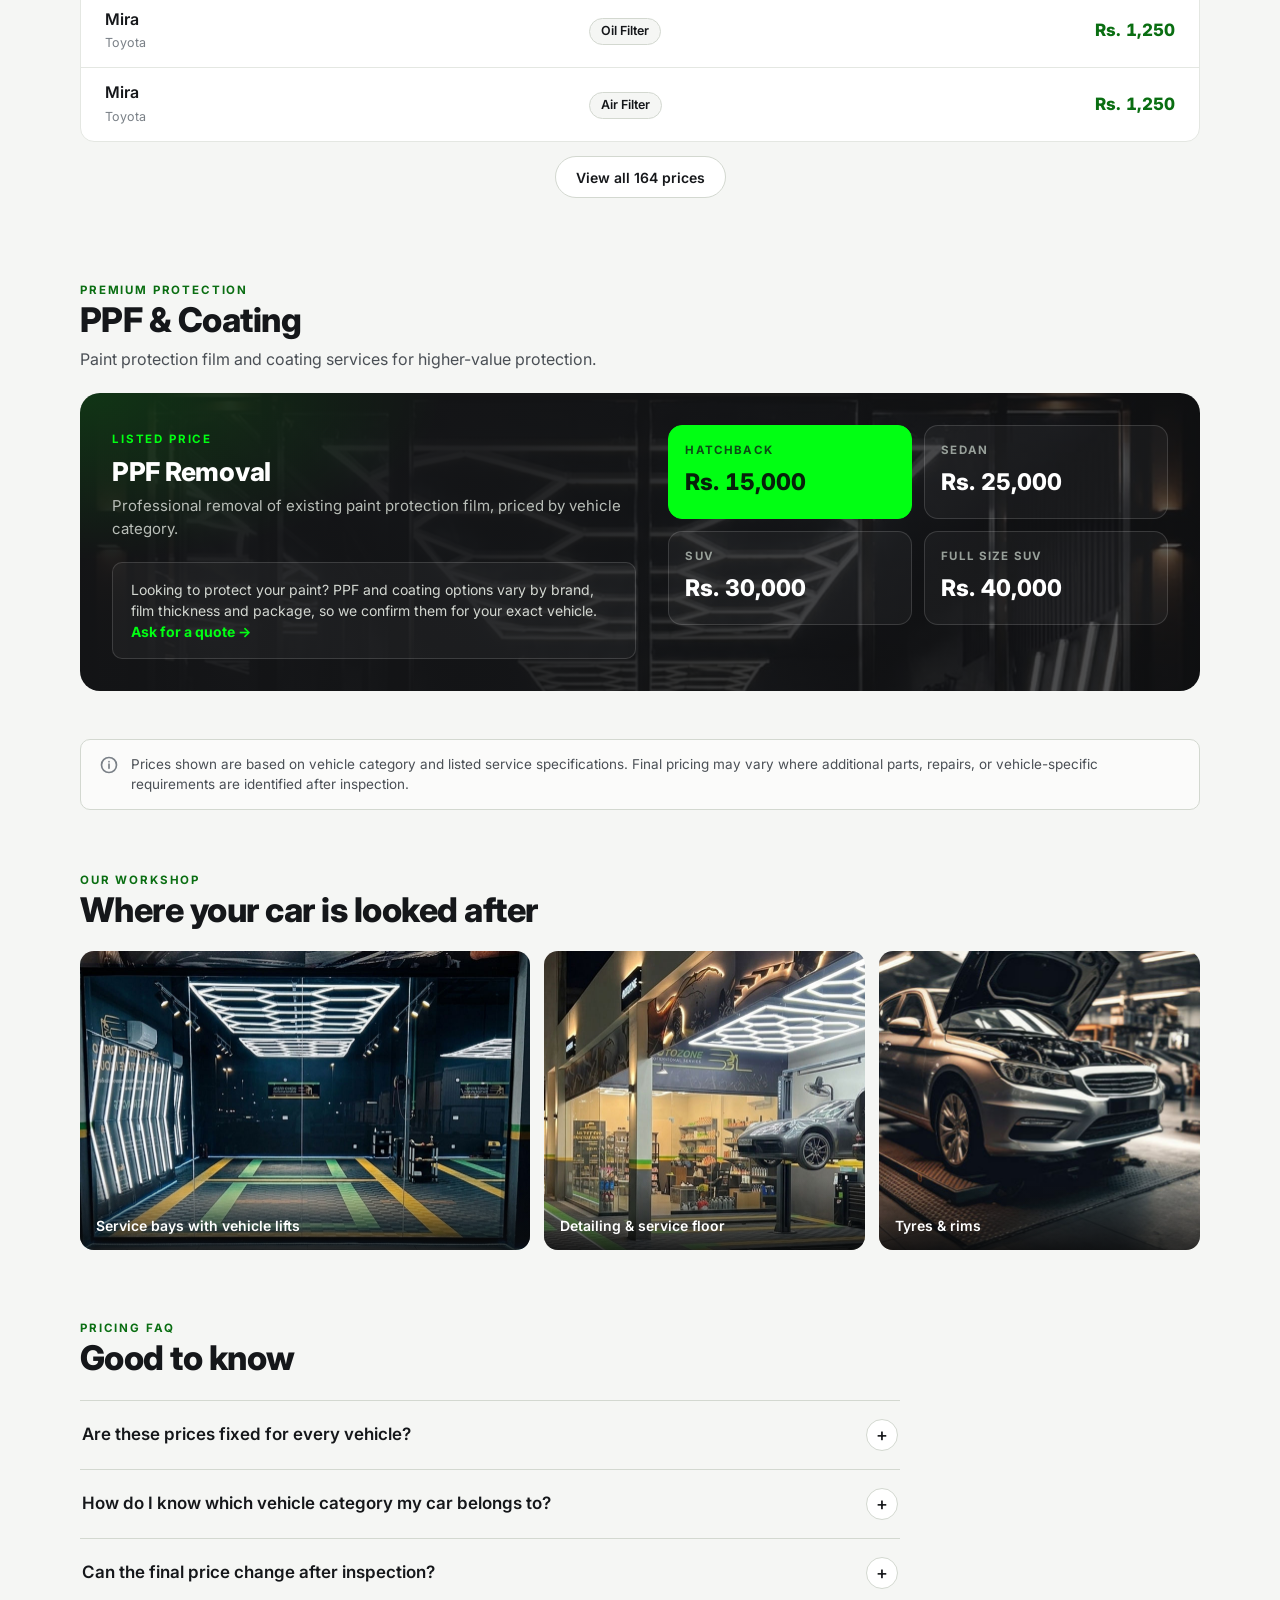
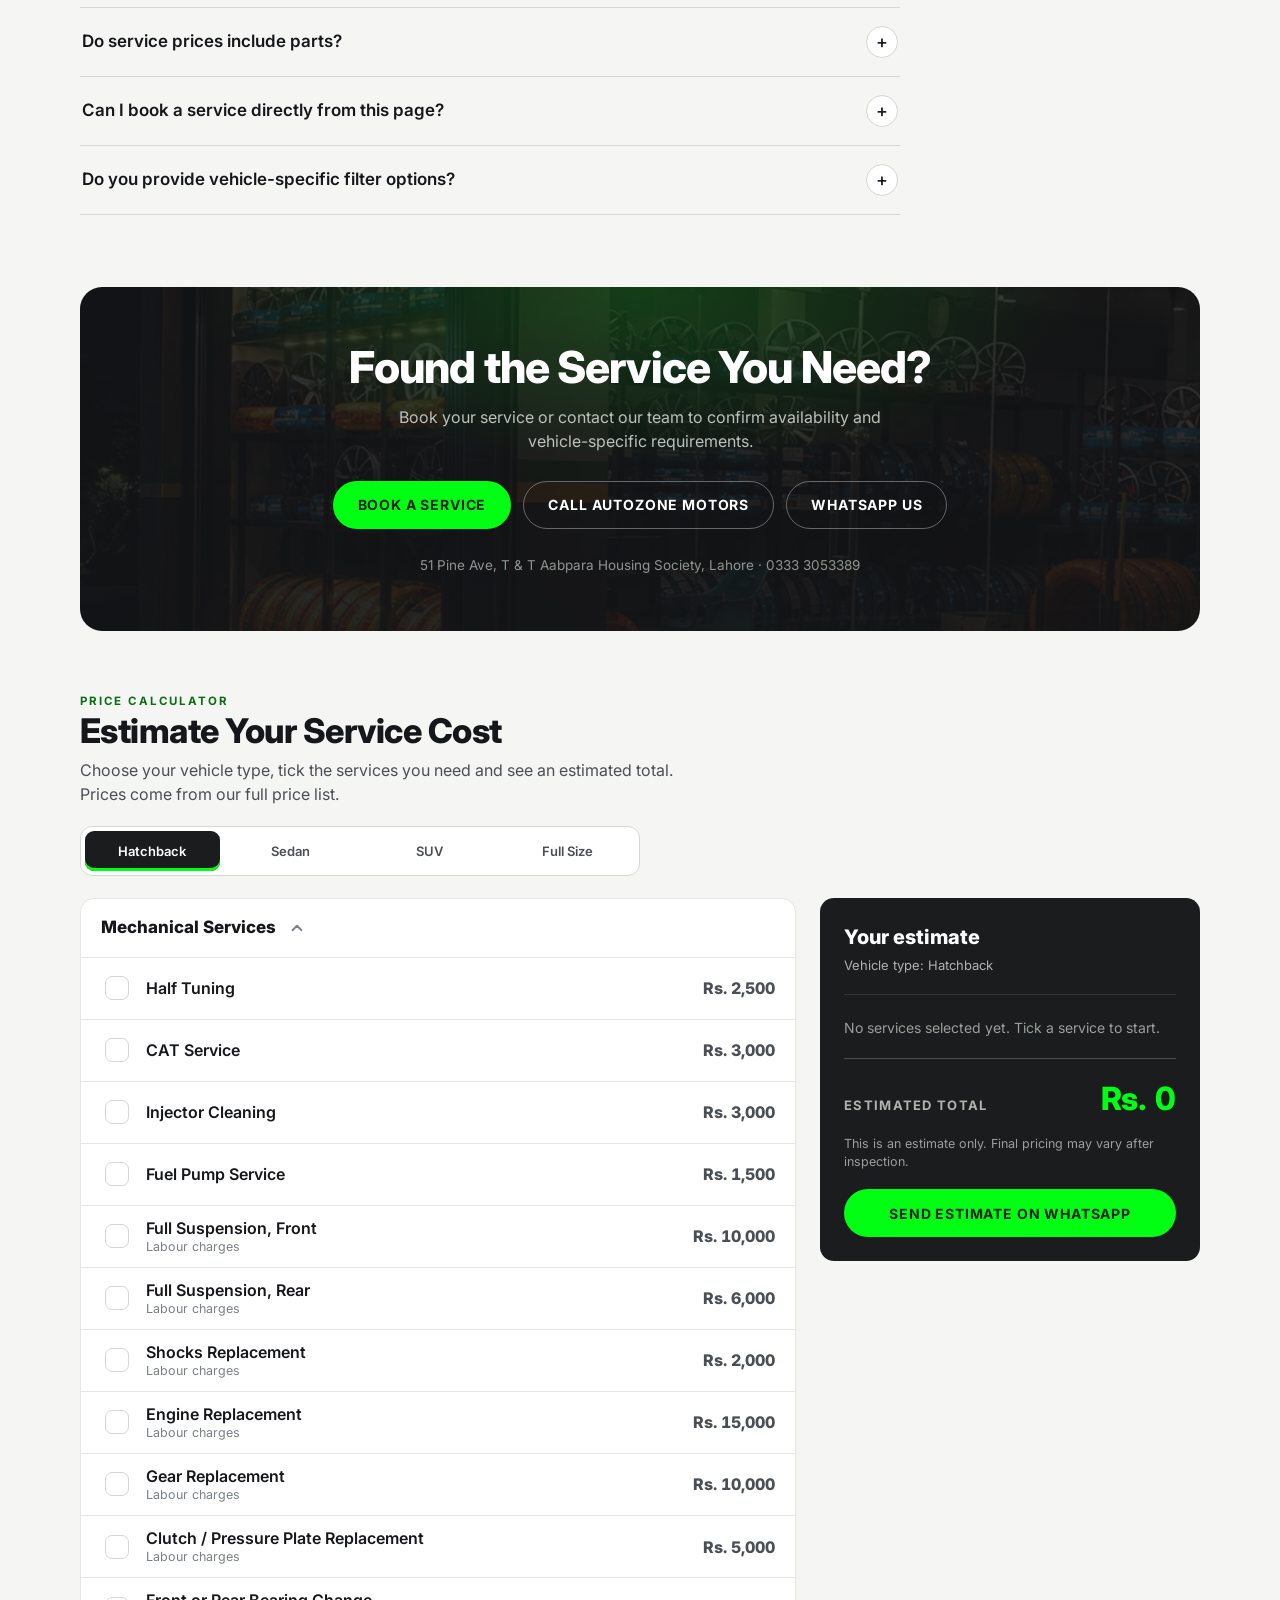
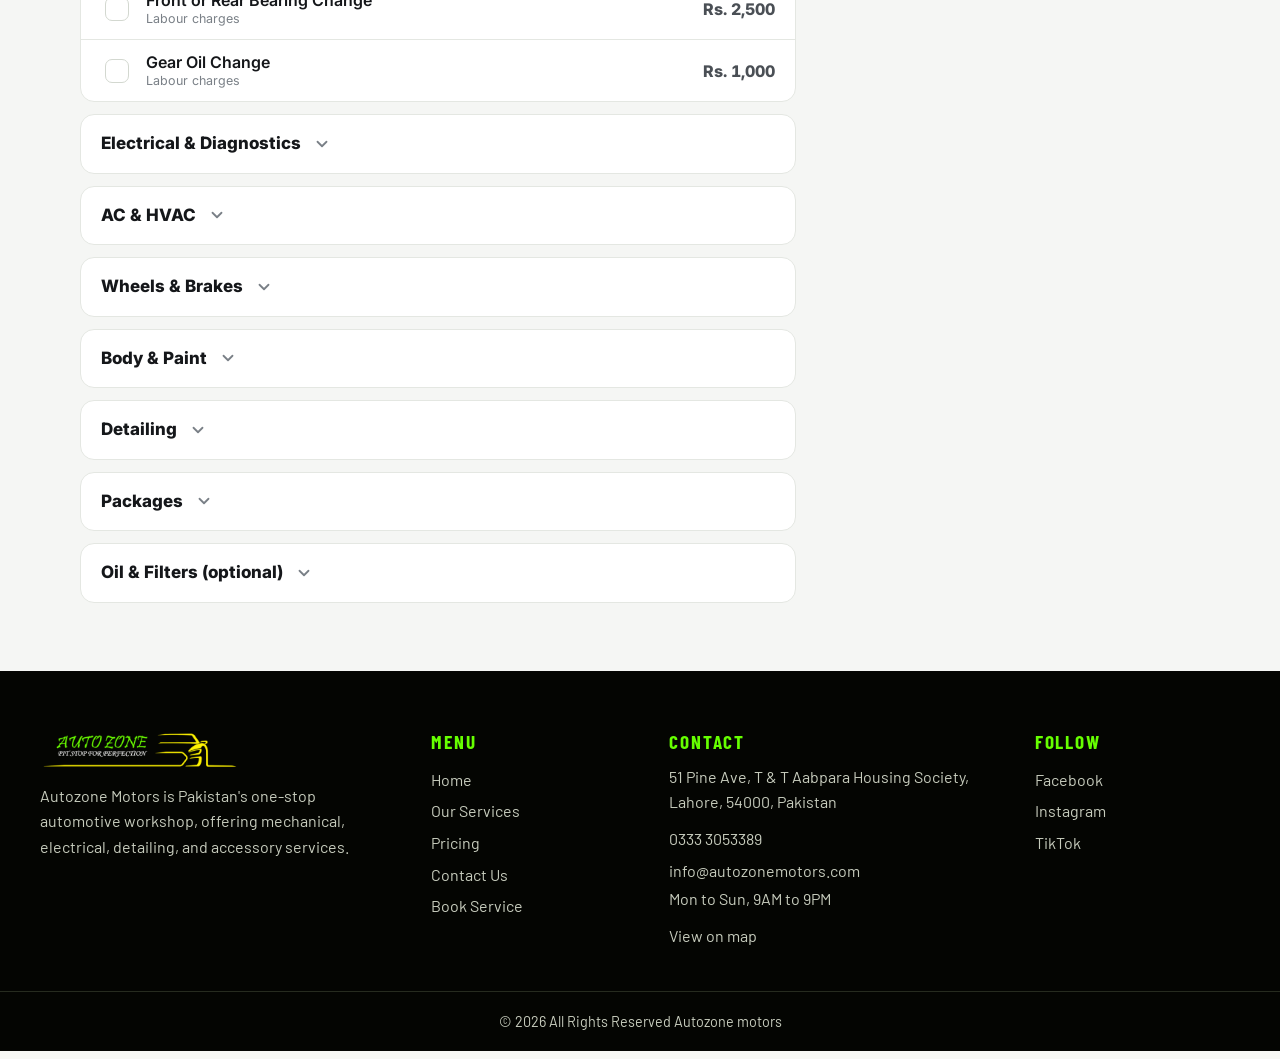
<file: pricing.html>
<!doctype html>
<html lang="en">
<head>
<meta charset="utf-8">
<meta name="viewport" content="width=device-width, initial-scale=1">
<title>Pricing | Autozone Motors</title>
<meta name="description" content="Services and pricing by vehicle type with a cost calculator.">
<link rel="icon" href="assets/logo.png">
<link rel="preconnect" href="https://fonts.googleapis.com">
<link rel="preconnect" href="https://fonts.gstatic.com" crossorigin>
<link href="https://fonts.googleapis.com/css2?family=Barlow+Condensed:wght@600;700;800&family=Barlow:wght@400;500;600&display=swap" rel="stylesheet">
<link rel="stylesheet" href="styles.css?v=9">
<link rel="stylesheet" href="luxury.css?v=9">
<link rel="stylesheet" href="light.css?v=9">
</head>
<body>
<header class="site-header">
  <div class="wrap bar">
    <a class="logo" href="index.html" aria-label="Autozone Motors home"><img src="assets/logo.png" alt="Auto Zone" width="1080" height="201"></a>
    <button class="nav-toggle" aria-expanded="false" aria-controls="nav" aria-label="Menu"><span></span><span></span><span></span></button>
    <nav id="nav" class="nav">
      <a href="index.html">Home</a>
      <div class="has-sub">
        <a href="our-services.html">Our Services</a>
        <div class="sub">
          <a href="mechanical-services.html">Mechanical Services</a>
          <a href="electrical-services.html">Electrical Services</a>
          <a href="body-works-services.html">Body Works Services</a>
          <a href="wheels-and-brake-services.html">Wheels and Brake Services</a>
          <a href="car-ac-and-hvac-services.html">Car AC and HVAC Services</a>
          <a href="ppf-coating-and-detailing.html">PPF, Coating and Detailing</a>
          <a href="tyres-and-rims.html">Tyres and Rims</a>
          <a href="car-accessories.html">Car Accessories</a>
          <a href="car-care-products.html">Car Care Products</a>
        </div>
      </div>
      <a href="pricing.html" class="active">Pricing</a>
      <a href="contact-us.html">Contact Us</a>
      <a class="nav-cta" href="book.html">Book Service</a>
    </nav>
  </div>
</header>
<main>
<section class="page-hero" style="background-image:linear-gradient(90deg,rgba(5,7,3,.9),rgba(5,7,3,.55)),url(assets/pricing/hero.jpg)">
  <div class="wrap" style="text-align:center">
    <p class="eyebrow">Pricing</p>
    <h1 style="margin-inline:auto">Autozone Pricing</h1>
    <p class="lead" style="margin-inline:auto">Autozone Motors is Pakistan's one-stop automotive workshop. From mechanical repair and electrical diagnostics to detailing and accessories, every service is handled with certified technicians, advanced machines, and zero guesswork.</p>
  </div>
</section>
<autozone-pricing page></autozone-pricing>
<script src="autozone-pricing.js?v=9"></script>
</main>
<footer class="footer">
  <div class="wrap foot-grid">
    <div>
      <img class="flogo" src="assets/logo.png" alt="Auto Zone" width="1080" height="201">
      <p>Autozone Motors is Pakistan's one-stop automotive workshop, offering mechanical, electrical, detailing, and accessory services.</p>
    </div>
    <div>
      <h4>Menu</h4>
      <a href="index.html">Home</a>
      <a href="our-services.html">Our Services</a>
      <a href="pricing.html">Pricing</a>
      <a href="contact-us.html">Contact Us</a>
      <a href="book.html">Book Service</a>
    </div>
    <div>
      <h4>Contact</h4>
      <p>51 Pine Ave, T &amp; T Aabpara Housing Society, Lahore, 54000, Pakistan</p>
      <a href="tel:03333053389">0333 3053389</a>
      <a href="mailto:info@autozonemotors.com">info@autozonemotors.com</a>
      <p>Mon to Sun, 9AM to 9PM</p>
      <a href="http://google.com/maps?cid=11933435538959423823">View on map</a>
    </div>
    <div>
      <h4>Follow</h4>
      <a href="http://facebook.com/people/Autozonemotors/61590541200899">Facebook</a>
      <a href="http://instagram.com/autozonemotors">Instagram</a>
      <a href="http://tiktok.com/@autozone_motors">TikTok</a>
    </div>
  </div>
  <p class="copy">&copy; 2026 All Rights Reserved Autozone motors</p>
</footer>
<script src="script.js?v=9"></script>
<script src="luxury.js?v=9"></script>
</body>
</html>
</file>
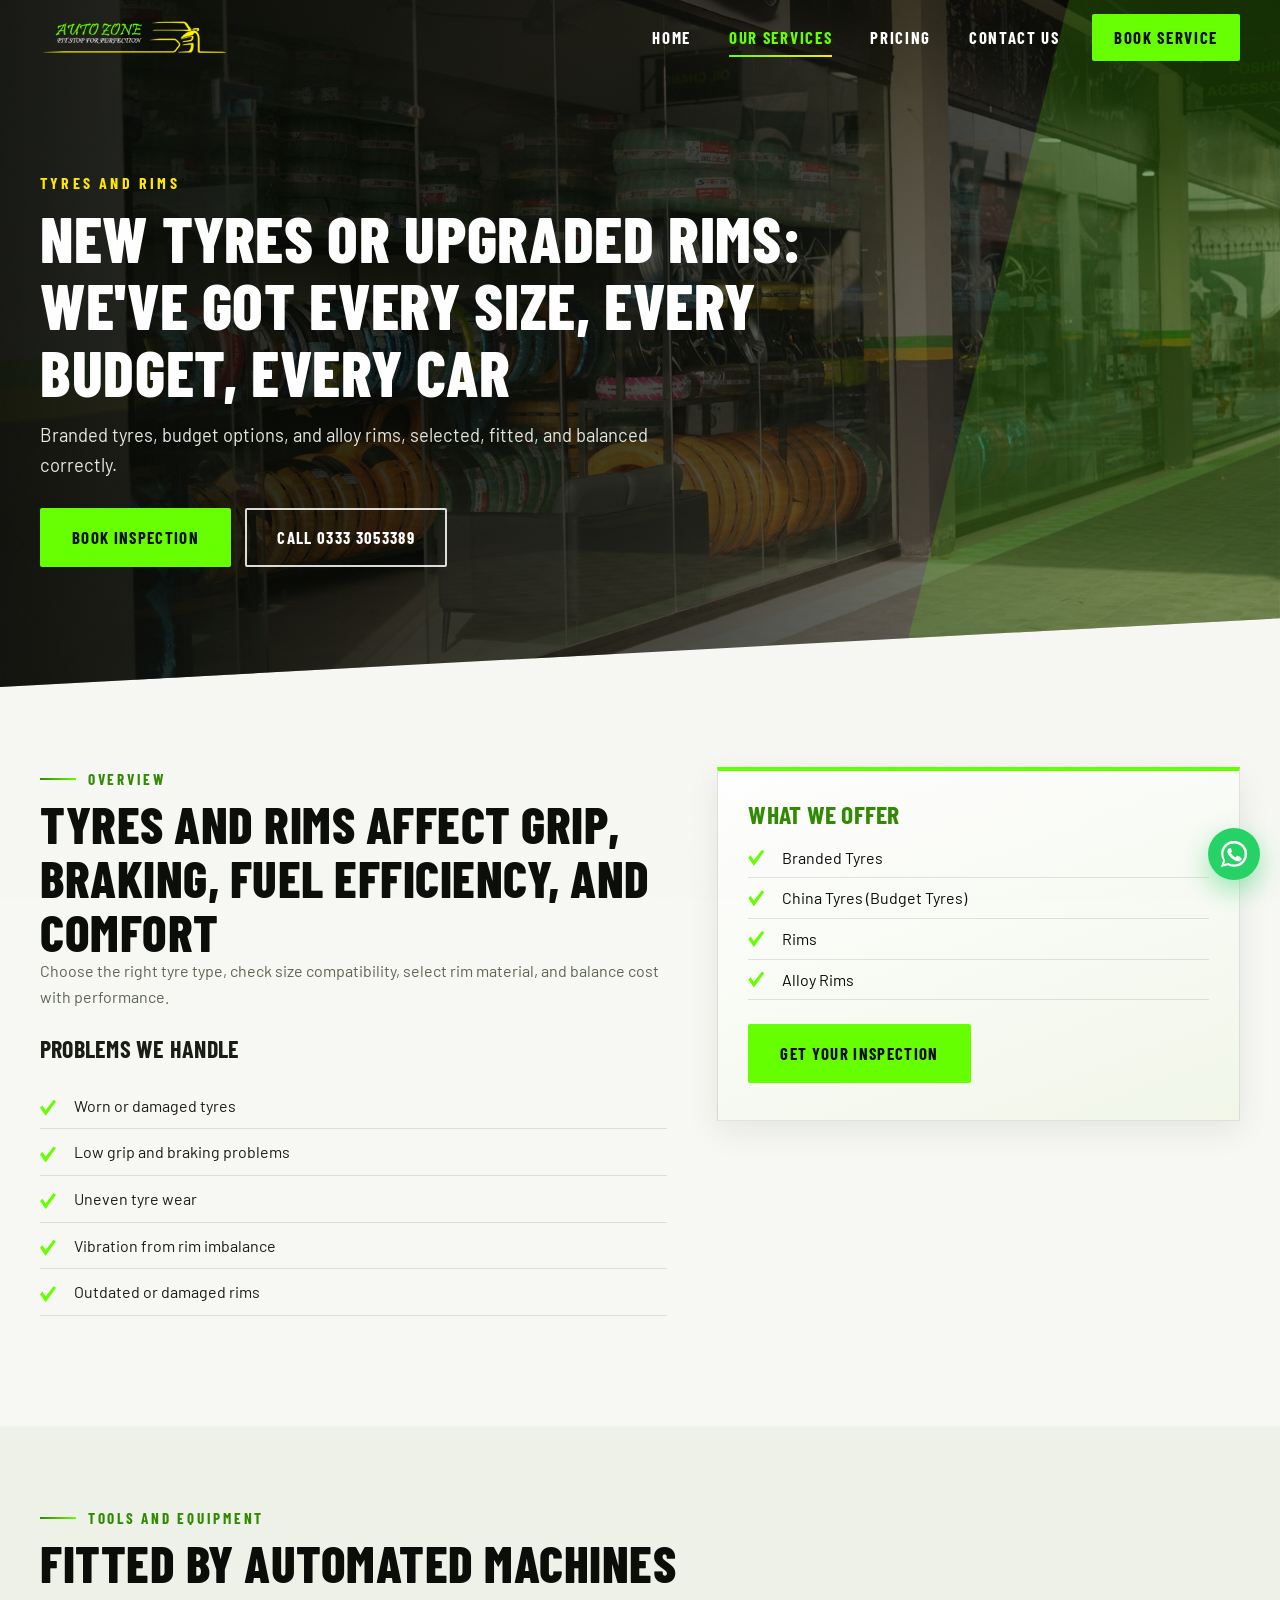
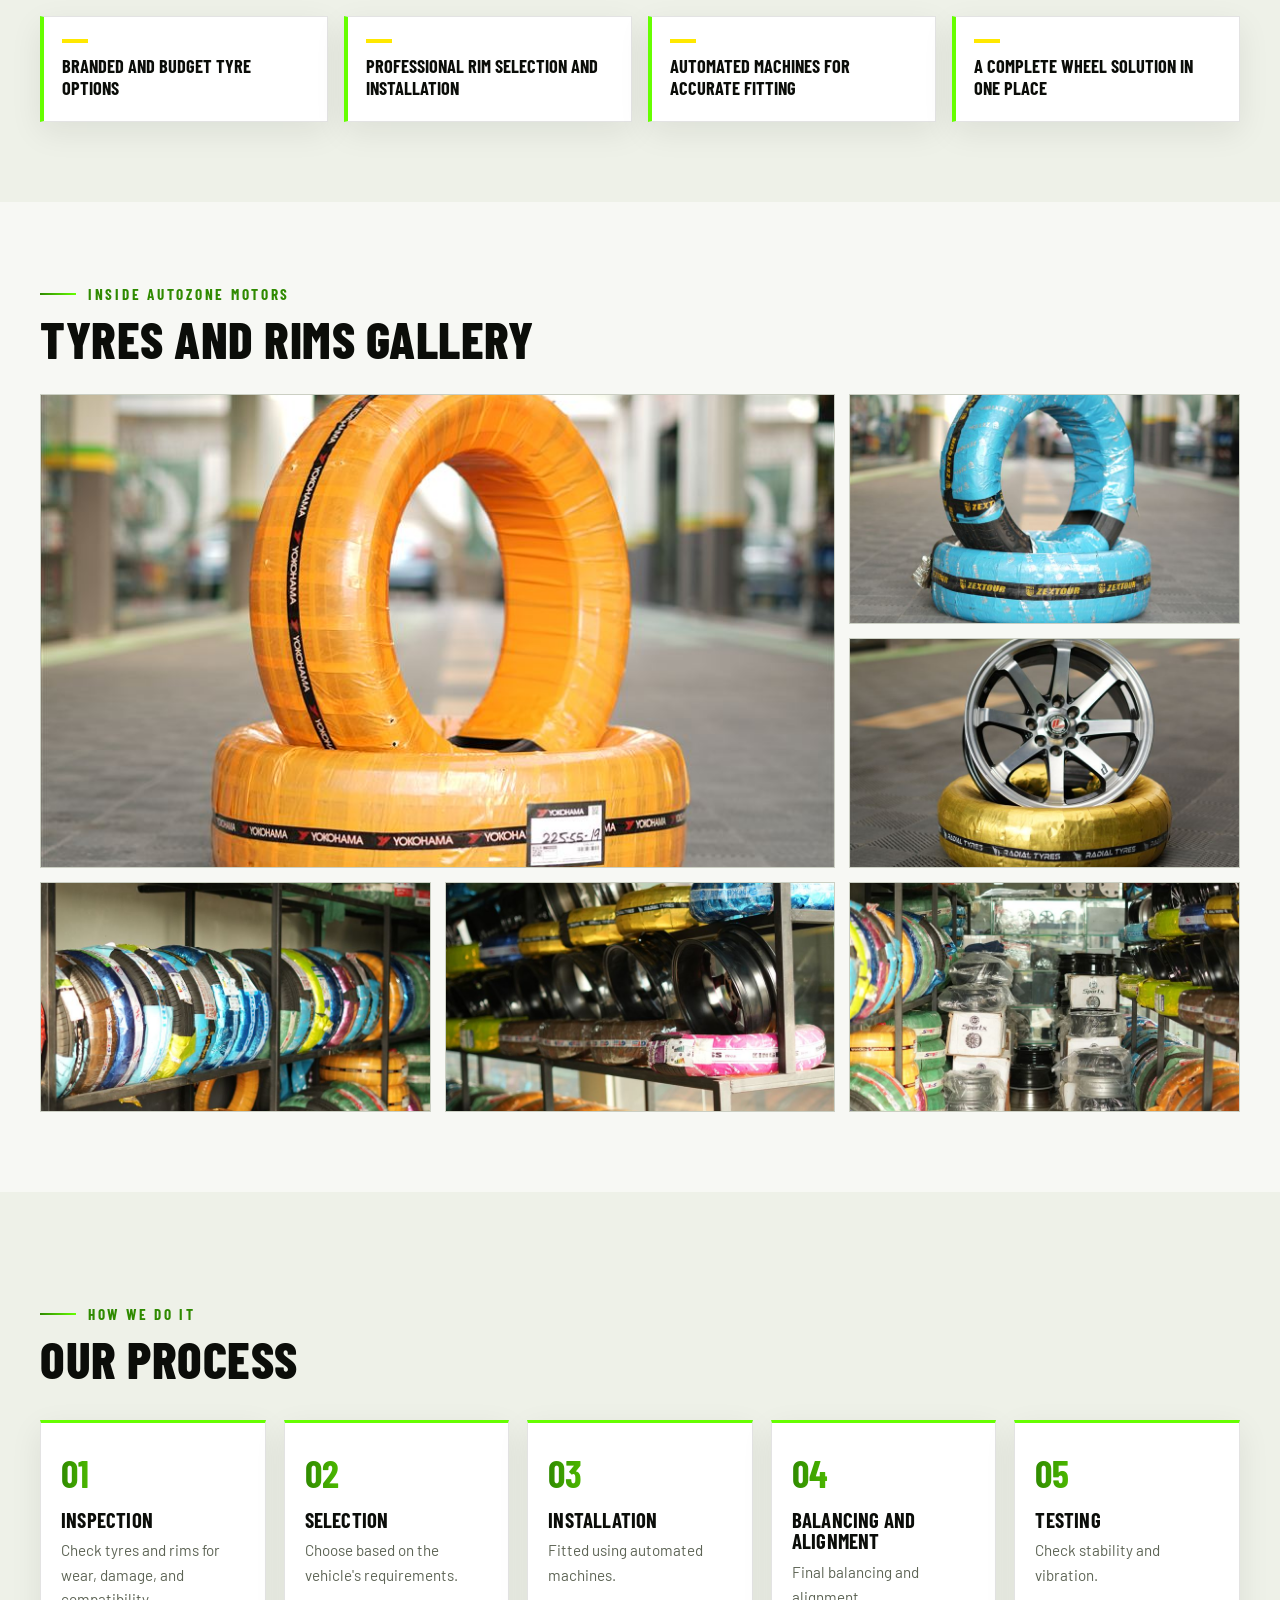
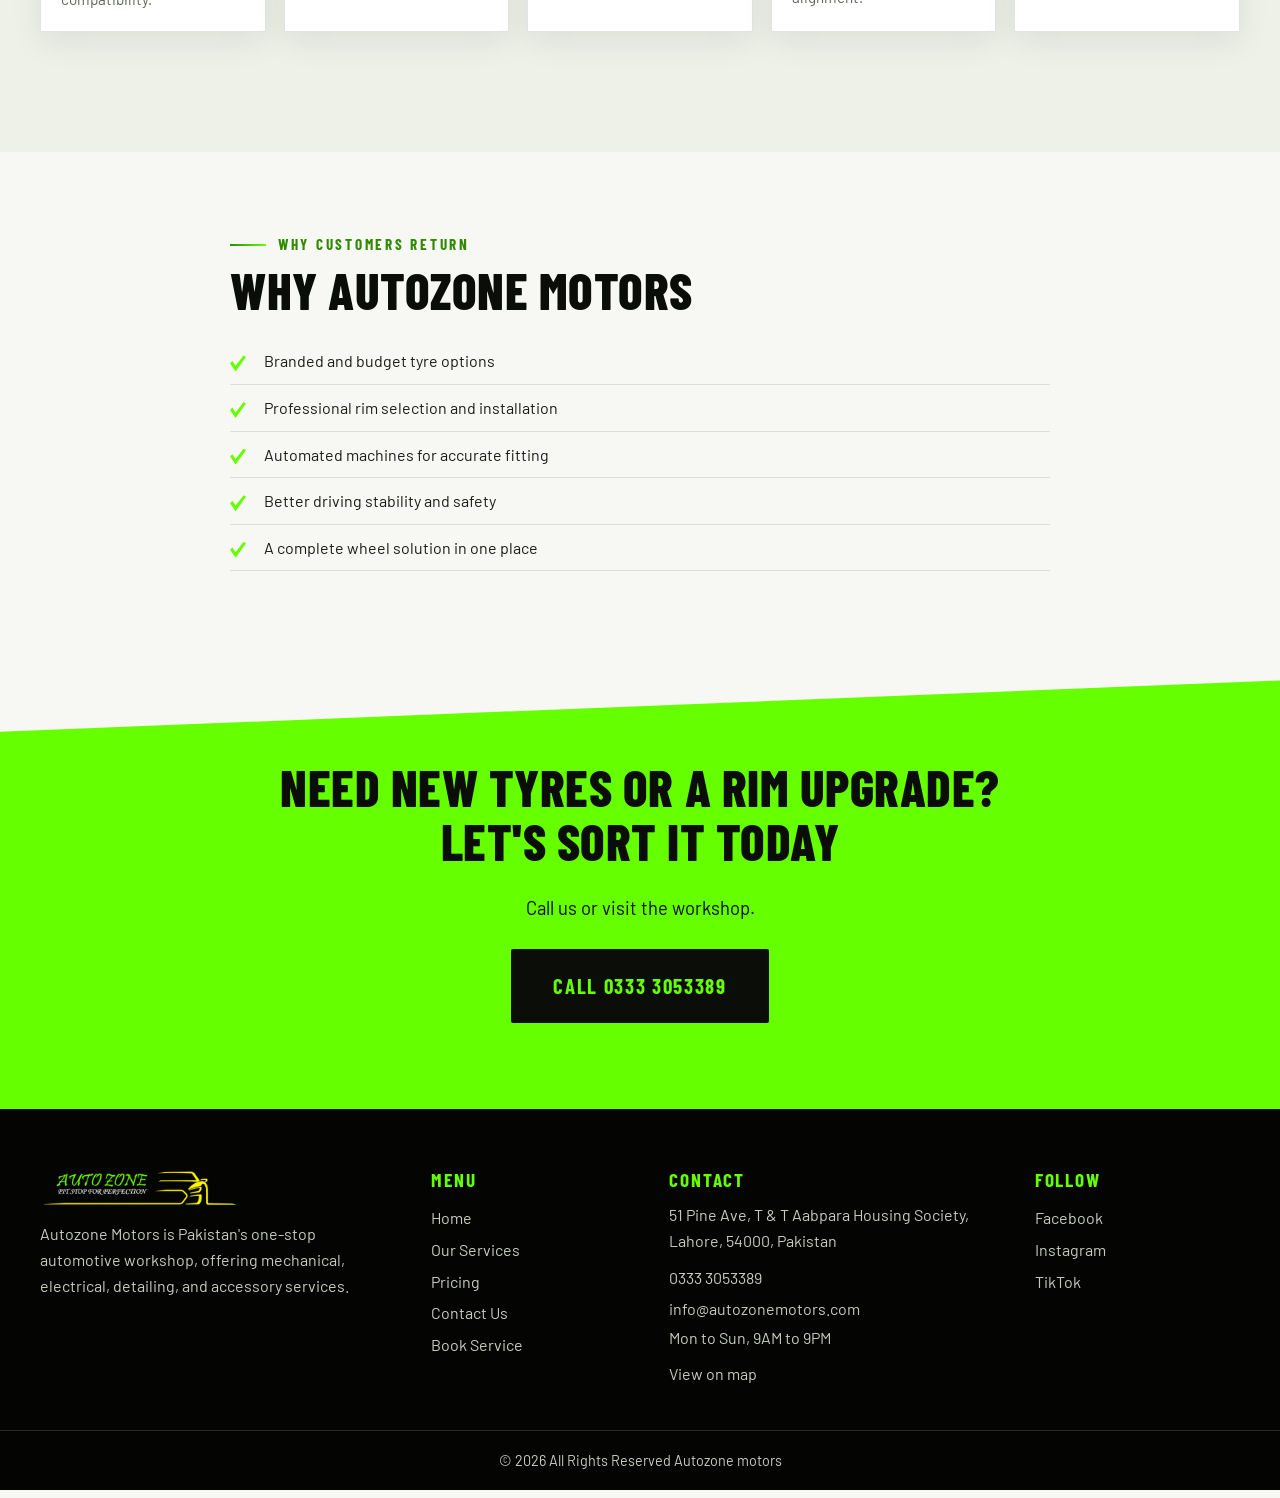
<file: tyres-and-rims.html>
<!doctype html>
<html lang="en">
<head>
<meta charset="utf-8">
<meta name="viewport" content="width=device-width, initial-scale=1">
<title>Tyres and Rims | Autozone Motors</title>
<meta name="description" content="Branded tyres, budget options, and alloy rims, selected, fitted, and balanced correctly.">
<link rel="icon" href="assets/logo.png">
<link rel="preconnect" href="https://fonts.googleapis.com">
<link rel="preconnect" href="https://fonts.gstatic.com" crossorigin>
<link href="https://fonts.googleapis.com/css2?family=Barlow+Condensed:wght@600;700;800&family=Barlow:wght@400;500;600&display=swap" rel="stylesheet">
<link rel="stylesheet" href="styles.css?v=9">
<link rel="stylesheet" href="luxury.css?v=9">
<link rel="stylesheet" href="light.css?v=9">
</head>
<body>
<header class="site-header">
  <div class="wrap bar">
    <a class="logo" href="index.html" aria-label="Autozone Motors home"><img src="assets/logo.png" alt="Auto Zone" width="1080" height="201"></a>
    <button class="nav-toggle" aria-expanded="false" aria-controls="nav" aria-label="Menu"><span></span><span></span><span></span></button>
    <nav id="nav" class="nav">
      <a href="index.html">Home</a>
      <div class="has-sub">
        <a href="our-services.html" class="active">Our Services</a>
        <div class="sub">
          <a href="mechanical-services.html">Mechanical Services</a>
          <a href="electrical-services.html">Electrical Services</a>
          <a href="body-works-services.html">Body Works Services</a>
          <a href="wheels-and-brake-services.html">Wheels and Brake Services</a>
          <a href="car-ac-and-hvac-services.html">Car AC and HVAC Services</a>
          <a href="ppf-coating-and-detailing.html">PPF, Coating and Detailing</a>
          <a href="tyres-and-rims.html">Tyres and Rims</a>
          <a href="car-accessories.html">Car Accessories</a>
          <a href="car-care-products.html">Car Care Products</a>
        </div>
      </div>
      <a href="pricing.html">Pricing</a>
      <a href="contact-us.html">Contact Us</a>
      <a class="nav-cta" href="book.html">Book Service</a>
    </nav>
  </div>
</header>
<main>
<section class="page-hero" style="background-image:linear-gradient(90deg,rgba(5,7,3,.93) 0%,rgba(5,7,3,.72) 55%,rgba(5,7,3,.4)),url(assets/services/tyres/hero.jpg)">
  <div class="wrap">
    <p class="eyebrow">Tyres and Rims</p>
    <h1>New Tyres or Upgraded Rims: We've Got Every Size, Every Budget, Every Car</h1>
    <p class="lead">Branded tyres, budget options, and alloy rims, selected, fitted, and balanced correctly.</p>
    <div class="btns"><a class="btn btn-primary" href="book.html?service=tyres">Book Inspection</a><a class="btn btn-ghost" href="tel:03333053389">Call 0333 3053389</a></div>
  </div>
</section>
<section class="sec">
  <div class="wrap two">
    <div>
      <p class="kicker">Overview</p>
      <h2>Tyres and rims affect grip, braking, fuel efficiency, and comfort</h2>
      <p class="muted">Choose the right tyre type, check size compatibility, select rim material, and balance cost with performance.</p>
      <h3 class="sub-h">Problems we handle</h3>
      <ul class="ticks">
        <li>Worn or damaged tyres</li>
        <li>Low grip and braking problems</li>
        <li>Uneven tyre wear</li>
        <li>Vibration from rim imbalance</li>
        <li>Outdated or damaged rims</li>
      </ul>
    </div>
    <div class="panel">
      <h3>What we offer</h3>
      <ul class="ticks tight">
        <li>Branded Tyres</li>
        <li>China Tyres (Budget Tyres)</li>
        <li>Rims</li>
        <li>Alloy Rims</li>
      </ul>
      <a class="btn btn-primary" href="book.html?service=tyres">Get Your Inspection</a>
    </div>
  </div>
</section>

<section class="sec alt">
  <div class="wrap">
    <p class="kicker">Tools and Equipment</p>
    <h2>Fitted by automated machines</h2>
    <div class="minis">
      <div class="mini"><span></span>Branded and budget tyre options</div>
      <div class="mini"><span></span>Professional rim selection and installation</div>
      <div class="mini"><span></span>Automated machines for accurate fitting</div>
      <div class="mini"><span></span>A complete wheel solution in one place</div>
    </div>
  </div>
</section>

<section class="sec gallery-sec">
  <div class="wrap">
    <p class="kicker">Inside Autozone Motors</p>
    <h2>Tyres and Rims Gallery</h2>
    <div class="gallery">
      <button type="button" class="gal" data-full="assets/services/tyres/g1.jpg" aria-label="Open photo 1"><img src="assets/services/tyres/g1.jpg" alt="Tyres and Rims at Autozone Motors, photo 1" loading="lazy"></button>
      <button type="button" class="gal" data-full="assets/services/tyres/g2.jpg" aria-label="Open photo 2"><img src="assets/services/tyres/g2.jpg" alt="Tyres and Rims at Autozone Motors, photo 2" loading="lazy"></button>
      <button type="button" class="gal" data-full="assets/services/tyres/g3.jpg" aria-label="Open photo 3"><img src="assets/services/tyres/g3.jpg" alt="Tyres and Rims at Autozone Motors, photo 3" loading="lazy"></button>
      <button type="button" class="gal" data-full="assets/services/tyres/g4.jpg" aria-label="Open photo 4"><img src="assets/services/tyres/g4.jpg" alt="Tyres and Rims at Autozone Motors, photo 4" loading="lazy"></button>
      <button type="button" class="gal" data-full="assets/services/tyres/g5.jpg" aria-label="Open photo 5"><img src="assets/services/tyres/g5.jpg" alt="Tyres and Rims at Autozone Motors, photo 5" loading="lazy"></button>
      <button type="button" class="gal" data-full="assets/services/tyres/g6.jpg" aria-label="Open photo 6"><img src="assets/services/tyres/g6.jpg" alt="Tyres and Rims at Autozone Motors, photo 6" loading="lazy"></button>
    </div>
  </div>
</section>

<section class="process">
  <div class="wrap">
    <p class="kicker">How We Do It</p>
    <h2>Our Process</h2>
    <ol class="steps s5">
      <li><b>01</b><h3>Inspection</h3><p>Check tyres and rims for wear, damage, and compatibility.</p></li>
      <li><b>02</b><h3>Selection</h3><p>Choose based on the vehicle's requirements.</p></li>
      <li><b>03</b><h3>Installation</h3><p>Fitted using automated machines.</p></li>
      <li><b>04</b><h3>Balancing and Alignment</h3><p>Final balancing and alignment.</p></li>
      <li><b>05</b><h3>Testing</h3><p>Check stability and vibration.</p></li>
    </ol>
  </div>
</section>

<section class="sec">
  <div class="wrap narrow">
    <p class="kicker">Why Customers Return</p>
    <h2>Why Autozone Motors</h2>
    <ul class="ticks">
      <li>Branded and budget tyre options</li>
        <li>Professional rim selection and installation</li>
        <li>Automated machines for accurate fitting</li>
        <li>Better driving stability and safety</li>
        <li>A complete wheel solution in one place</li>
    </ul>
  </div>
</section>

<section class="closing">
  <div class="wrap">
    <h2>Need New Tyres or a Rim Upgrade? Let's Sort It Today</h2>
    <p class="cta-p">Call us or visit the workshop.</p>
    <a class="btn btn-dark big" href="tel:03333053389">Call 0333 3053389</a>
  </div>
</section>
</main>
<footer class="footer">
  <div class="wrap foot-grid">
    <div>
      <img class="flogo" src="assets/logo.png" alt="Auto Zone" width="1080" height="201">
      <p>Autozone Motors is Pakistan's one-stop automotive workshop, offering mechanical, electrical, detailing, and accessory services.</p>
    </div>
    <div>
      <h4>Menu</h4>
      <a href="index.html">Home</a>
      <a href="our-services.html">Our Services</a>
      <a href="pricing.html">Pricing</a>
      <a href="contact-us.html">Contact Us</a>
      <a href="book.html">Book Service</a>
    </div>
    <div>
      <h4>Contact</h4>
      <p>51 Pine Ave, T &amp; T Aabpara Housing Society, Lahore, 54000, Pakistan</p>
      <a href="tel:03333053389">0333 3053389</a>
      <a href="mailto:info@autozonemotors.com">info@autozonemotors.com</a>
      <p>Mon to Sun, 9AM to 9PM</p>
      <a href="http://google.com/maps?cid=11933435538959423823">View on map</a>
    </div>
    <div>
      <h4>Follow</h4>
      <a href="http://facebook.com/people/Autozonemotors/61590541200899">Facebook</a>
      <a href="http://instagram.com/autozonemotors">Instagram</a>
      <a href="http://tiktok.com/@autozone_motors">TikTok</a>
    </div>
  </div>
  <p class="copy">&copy; 2026 All Rights Reserved Autozone motors</p>
</footer>
<script src="script.js?v=9"></script>
<script src="luxury.js?v=9"></script>
</body>
</html>
</file>
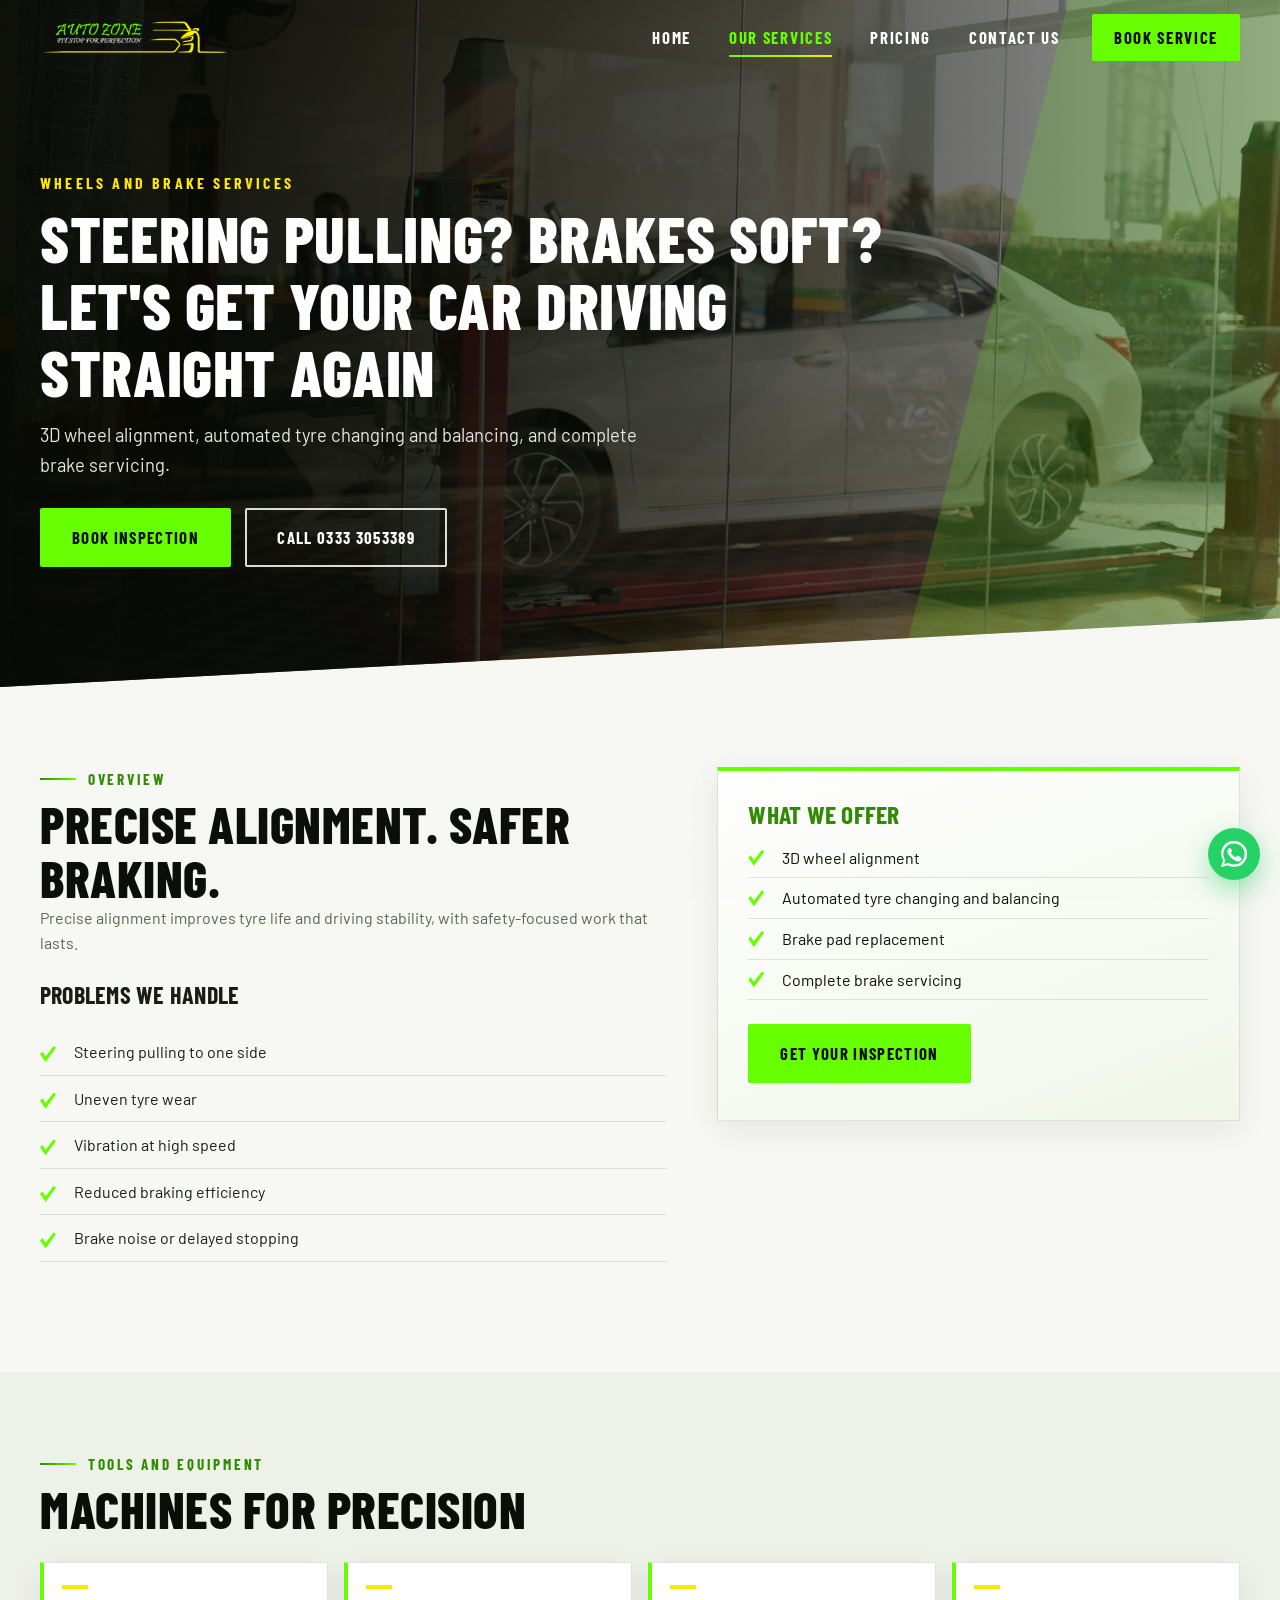
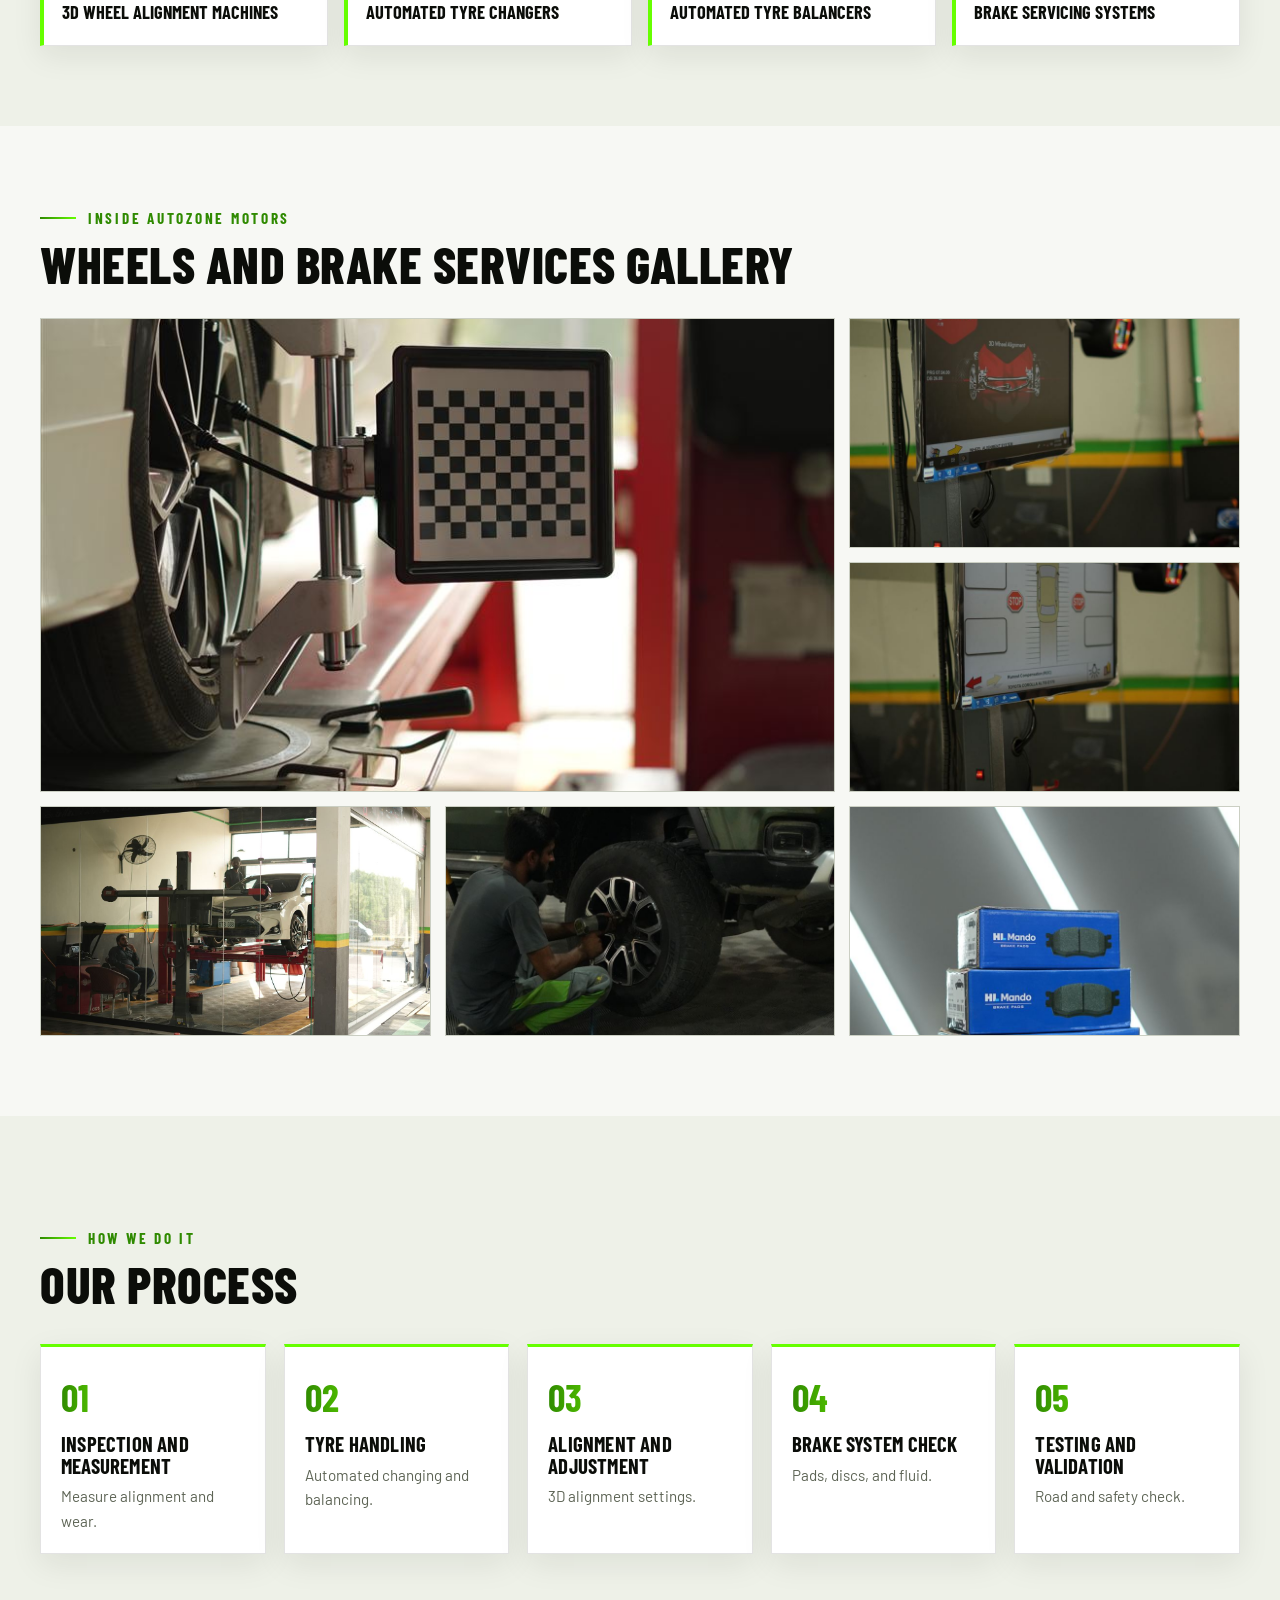
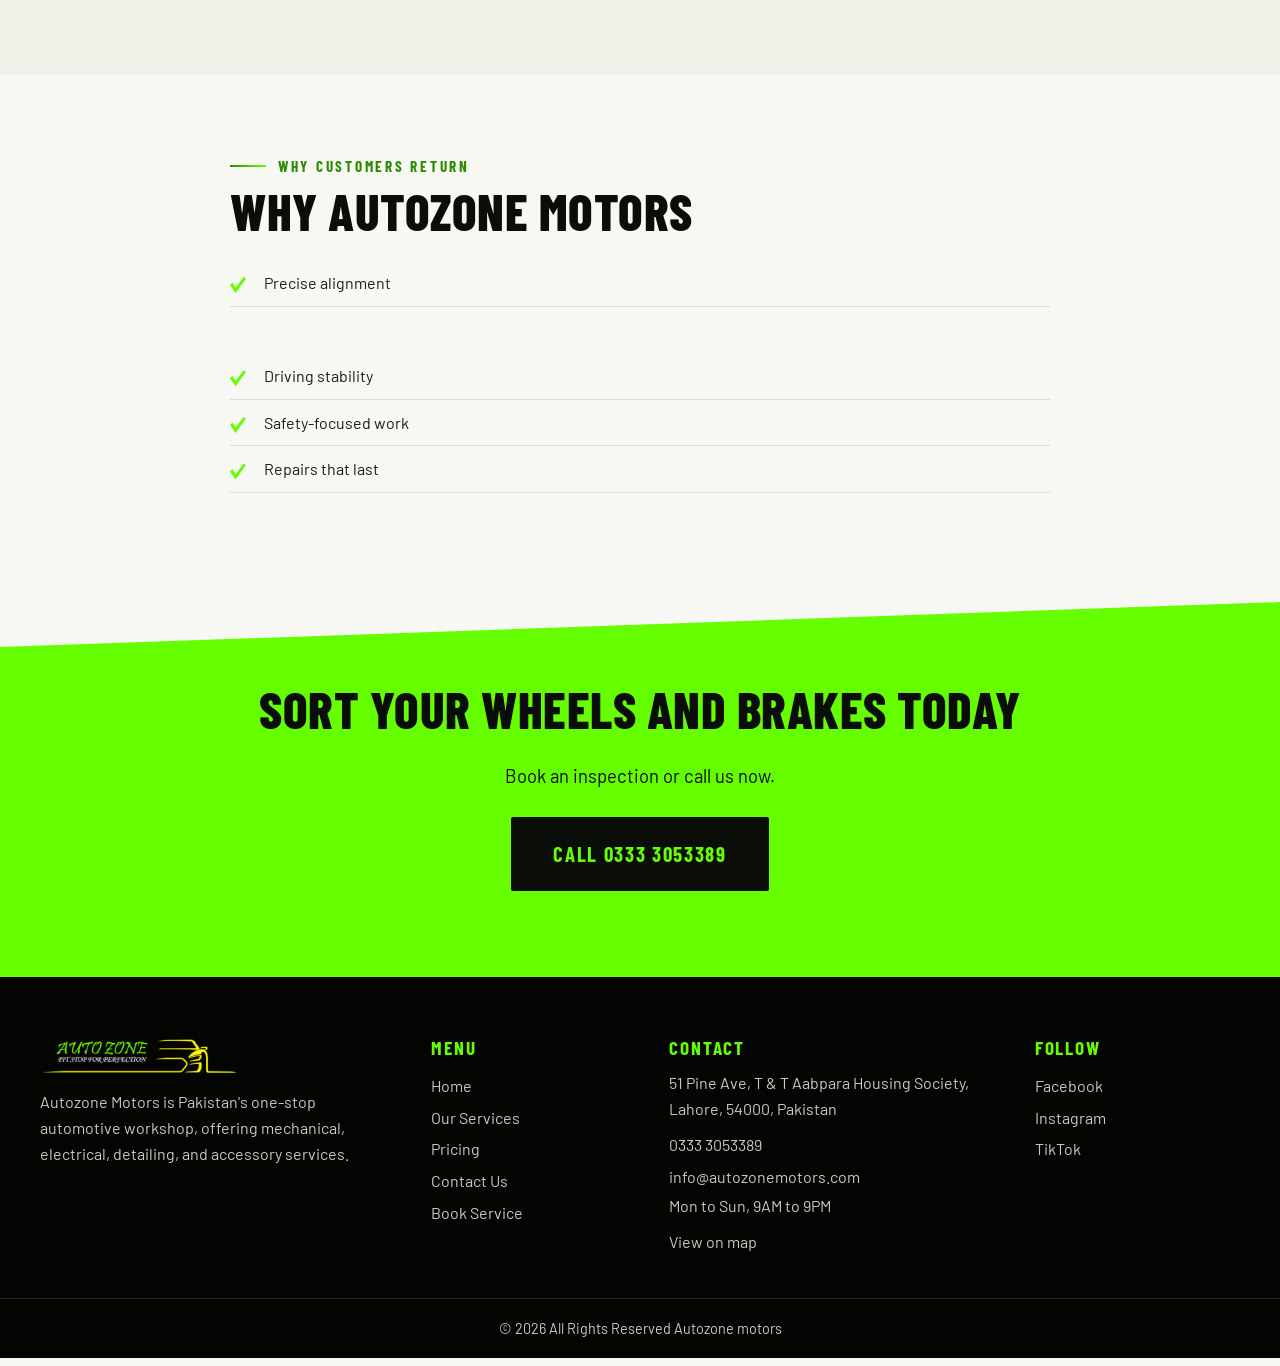
<file: wheels-and-brake-services.html>
<!doctype html>
<html lang="en">
<head>
<meta charset="utf-8">
<meta name="viewport" content="width=device-width, initial-scale=1">
<title>Wheels and Brake Services | Autozone Motors</title>
<meta name="description" content="3D wheel alignment, automated tyre changing and balancing, and complete brake servicing.">
<link rel="icon" href="assets/logo.png">
<link rel="preconnect" href="https://fonts.googleapis.com">
<link rel="preconnect" href="https://fonts.gstatic.com" crossorigin>
<link href="https://fonts.googleapis.com/css2?family=Barlow+Condensed:wght@600;700;800&family=Barlow:wght@400;500;600&display=swap" rel="stylesheet">
<link rel="stylesheet" href="styles.css?v=9">
<link rel="stylesheet" href="luxury.css?v=9">
<link rel="stylesheet" href="light.css?v=9">
</head>
<body>
<header class="site-header">
  <div class="wrap bar">
    <a class="logo" href="index.html" aria-label="Autozone Motors home"><img src="assets/logo.png" alt="Auto Zone" width="1080" height="201"></a>
    <button class="nav-toggle" aria-expanded="false" aria-controls="nav" aria-label="Menu"><span></span><span></span><span></span></button>
    <nav id="nav" class="nav">
      <a href="index.html">Home</a>
      <div class="has-sub">
        <a href="our-services.html" class="active">Our Services</a>
        <div class="sub">
          <a href="mechanical-services.html">Mechanical Services</a>
          <a href="electrical-services.html">Electrical Services</a>
          <a href="body-works-services.html">Body Works Services</a>
          <a href="wheels-and-brake-services.html">Wheels and Brake Services</a>
          <a href="car-ac-and-hvac-services.html">Car AC and HVAC Services</a>
          <a href="ppf-coating-and-detailing.html">PPF, Coating and Detailing</a>
          <a href="tyres-and-rims.html">Tyres and Rims</a>
          <a href="car-accessories.html">Car Accessories</a>
          <a href="car-care-products.html">Car Care Products</a>
        </div>
      </div>
      <a href="pricing.html">Pricing</a>
      <a href="contact-us.html">Contact Us</a>
      <a class="nav-cta" href="book.html">Book Service</a>
    </nav>
  </div>
</header>
<main>
<section class="page-hero" style="background-image:linear-gradient(90deg,rgba(5,7,3,.93) 0%,rgba(5,7,3,.72) 55%,rgba(5,7,3,.4)),url(assets/services/wheels/hero.jpg)">
  <div class="wrap">
    <p class="eyebrow">Wheels and Brake Services</p>
    <h1>Steering Pulling? Brakes Soft? Let's Get Your Car Driving Straight Again</h1>
    <p class="lead">3D wheel alignment, automated tyre changing and balancing, and complete brake servicing.</p>
    <div class="btns"><a class="btn btn-primary" href="book.html?service=wheels">Book Inspection</a><a class="btn btn-ghost" href="tel:03333053389">Call 0333 3053389</a></div>
  </div>
</section>
<section class="sec">
  <div class="wrap two">
    <div>
      <p class="kicker">Overview</p>
      <h2>Precise alignment. Safer braking.</h2>
      <p class="muted">Precise alignment improves tyre life and driving stability, with safety-focused work that lasts.</p>
      <h3 class="sub-h">Problems we handle</h3>
      <ul class="ticks">
        <li>Steering pulling to one side</li>
        <li>Uneven tyre wear</li>
        <li>Vibration at high speed</li>
        <li>Reduced braking efficiency</li>
        <li>Brake noise or delayed stopping</li>
      </ul>
    </div>
    <div class="panel">
      <h3>What we offer</h3>
      <ul class="ticks tight">
        <li>3D wheel alignment</li>
        <li>Automated tyre changing and balancing</li>
        <li>Brake pad replacement</li>
        <li>Complete brake servicing</li>
      </ul>
      <a class="btn btn-primary" href="book.html?service=wheels">Get Your Inspection</a>
    </div>
  </div>
</section>

<section class="sec alt">
  <div class="wrap">
    <p class="kicker">Tools and Equipment</p>
    <h2>Machines for precision</h2>
    <div class="minis">
      <div class="mini"><span></span>3D wheel alignment machines</div>
      <div class="mini"><span></span>Automated tyre changers</div>
      <div class="mini"><span></span>Automated tyre balancers</div>
      <div class="mini"><span></span>Brake servicing systems</div>
    </div>
  </div>
</section>

<section class="sec gallery-sec">
  <div class="wrap">
    <p class="kicker">Inside Autozone Motors</p>
    <h2>Wheels and Brake Services Gallery</h2>
    <div class="gallery">
      <button type="button" class="gal" data-full="assets/services/wheels/g1.jpg" aria-label="Open photo 1"><img src="assets/services/wheels/g1.jpg" alt="Wheels and Brake Services at Autozone Motors, photo 1" loading="lazy"></button>
      <button type="button" class="gal" data-full="assets/services/wheels/g2.jpg" aria-label="Open photo 2"><img src="assets/services/wheels/g2.jpg" alt="Wheels and Brake Services at Autozone Motors, photo 2" loading="lazy"></button>
      <button type="button" class="gal" data-full="assets/services/wheels/g3.jpg" aria-label="Open photo 3"><img src="assets/services/wheels/g3.jpg" alt="Wheels and Brake Services at Autozone Motors, photo 3" loading="lazy"></button>
      <button type="button" class="gal" data-full="assets/services/wheels/g4.jpg" aria-label="Open photo 4"><img src="assets/services/wheels/g4.jpg" alt="Wheels and Brake Services at Autozone Motors, photo 4" loading="lazy"></button>
      <button type="button" class="gal" data-full="assets/services/wheels/g5.jpg" aria-label="Open photo 5"><img src="assets/services/wheels/g5.jpg" alt="Wheels and Brake Services at Autozone Motors, photo 5" loading="lazy"></button>
      <button type="button" class="gal" data-full="assets/services/wheels/g6.jpg" aria-label="Open photo 6"><img src="assets/services/wheels/g6.jpg" alt="Wheels and Brake Services at Autozone Motors, photo 6" loading="lazy"></button>
    </div>
  </div>
</section>

<section class="process">
  <div class="wrap">
    <p class="kicker">How We Do It</p>
    <h2>Our Process</h2>
    <ol class="steps s5">
      <li><b>01</b><h3>Inspection and Measurement</h3><p>Measure alignment and wear.</p></li>
      <li><b>02</b><h3>Tyre Handling</h3><p>Automated changing and balancing.</p></li>
      <li><b>03</b><h3>Alignment and Adjustment</h3><p>3D alignment settings.</p></li>
      <li><b>04</b><h3>Brake System Check</h3><p>Pads, discs, and fluid.</p></li>
      <li><b>05</b><h3>Testing and Validation</h3><p>Road and safety check.</p></li>
    </ol>
  </div>
</section>

<section class="sec">
  <div class="wrap narrow">
    <p class="kicker">Why Customers Return</p>
    <h2>Why Autozone Motors</h2>
    <ul class="ticks">
      <li>Precise alignment</li>
        <li>Improved tyre life</li>
        <li>Driving stability</li>
        <li>Safety-focused work</li>
        <li>Repairs that last</li>
    </ul>
  </div>
</section>

<section class="closing">
  <div class="wrap">
    <h2>Sort Your Wheels and Brakes Today</h2>
    <p class="cta-p">Book an inspection or call us now.</p>
    <a class="btn btn-dark big" href="tel:03333053389">Call 0333 3053389</a>
  </div>
</section>
</main>
<footer class="footer">
  <div class="wrap foot-grid">
    <div>
      <img class="flogo" src="assets/logo.png" alt="Auto Zone" width="1080" height="201">
      <p>Autozone Motors is Pakistan's one-stop automotive workshop, offering mechanical, electrical, detailing, and accessory services.</p>
    </div>
    <div>
      <h4>Menu</h4>
      <a href="index.html">Home</a>
      <a href="our-services.html">Our Services</a>
      <a href="pricing.html">Pricing</a>
      <a href="contact-us.html">Contact Us</a>
      <a href="book.html">Book Service</a>
    </div>
    <div>
      <h4>Contact</h4>
      <p>51 Pine Ave, T &amp; T Aabpara Housing Society, Lahore, 54000, Pakistan</p>
      <a href="tel:03333053389">0333 3053389</a>
      <a href="mailto:info@autozonemotors.com">info@autozonemotors.com</a>
      <p>Mon to Sun, 9AM to 9PM</p>
      <a href="http://google.com/maps?cid=11933435538959423823">View on map</a>
    </div>
    <div>
      <h4>Follow</h4>
      <a href="http://facebook.com/people/Autozonemotors/61590541200899">Facebook</a>
      <a href="http://instagram.com/autozonemotors">Instagram</a>
      <a href="http://tiktok.com/@autozone_motors">TikTok</a>
    </div>
  </div>
  <p class="copy">&copy; 2026 All Rights Reserved Autozone motors</p>
</footer>
<script src="script.js?v=9"></script>
<script src="luxury.js?v=9"></script>
</body>
</html>
</file>
<file: styles.css>
:root{
  --lime:#66ff00; --yellow:#ffe800; --ink:#0b0d09; --ink2:#14180f; --paper:#f4f6f0; --muted:#8a9180;
  --head:'Barlow Condensed',Impact,sans-serif; --body:'Barlow',system-ui,sans-serif;
}
*{box-sizing:border-box;margin:0;padding:0}
html{scroll-behavior:smooth}
body{font-family:var(--body);color:var(--ink);background:#fff;line-height:1.6;overflow-x:hidden}
img{max-width:100%;display:block}
a{color:inherit;text-decoration:none}
.wrap{width:min(1200px,100% - 32px);margin-inline:auto}
.narrow{max-width:820px}
h1,h2,h3,h4{font-family:var(--head);text-transform:uppercase;line-height:1.05;letter-spacing:.01em}
h2{font-size:clamp(2rem,4.5vw,3.2rem);font-weight:800}
.kicker{font-family:var(--head);font-weight:700;letter-spacing:.18em;text-transform:uppercase;font-size:.95rem;color:#3f9a00;margin-bottom:6px}
.muted{color:#555}

/* buttons */
.btn{display:inline-block;font-family:var(--head);font-weight:700;text-transform:uppercase;letter-spacing:.08em;padding:14px 30px;border-radius:3px;border:2px solid transparent;transition:.2s;font-size:1.05rem}
.btn-primary{background:var(--lime);color:var(--ink)}
.btn-primary:hover{background:var(--yellow)}
.btn-ghost{border-color:#fff;color:#fff}
.btn-ghost:hover{background:#fff;color:var(--ink)}
.btn-dark{background:var(--ink);color:var(--lime)}
.btn-dark:hover{background:#fff;color:var(--ink)}
.btn.sm{padding:9px 20px;font-size:.95rem}
.btn.big{padding:18px 40px;font-size:1.3rem}

/* header */
.site-header{position:absolute;inset:0 0 auto;z-index:20}
.bar{display:flex;align-items:center;justify-content:space-between;padding:14px 0}
.logo img{width:190px;height:auto}
.nav{display:flex;align-items:center;gap:6px}
.nav>a,.has-sub>a{display:block;color:#fff;font-family:var(--head);font-weight:700;letter-spacing:.1em;text-transform:uppercase;padding:10px 16px;font-size:1.05rem;border-bottom:2px solid transparent}
.nav>a:hover,.has-sub:hover>a,.nav a.active{color:var(--lime);border-color:var(--lime)}
.has-sub{position:relative}
.sub{position:absolute;top:100%;left:0;min-width:270px;background:var(--ink);border-top:3px solid var(--lime);opacity:0;visibility:hidden;transform:translateY(8px);transition:.2s;padding:8px 0}
.has-sub:hover .sub,.has-sub:focus-within .sub{opacity:1;visibility:visible;transform:none}
.sub a{display:block;color:#fff;padding:9px 20px;font-size:.95rem}
.sub a:hover{background:var(--lime);color:var(--ink)}
.nav-toggle{display:none;background:none;border:0;cursor:pointer;padding:10px}
.nav-toggle span{display:block;width:26px;height:3px;background:var(--lime);margin:5px 0}

/* hero */
.hero{position:relative;min-height:min(780px,100vh);display:flex;align-items:center;color:#fff;background:linear-gradient(90deg,rgba(5,7,3,.92) 0%,rgba(5,7,3,.65) 45%,rgba(5,7,3,.2) 100%),url(assets/bg.png) center/cover;padding:150px 0 170px;clip-path:polygon(0 0,100% 0,100% 88%,0 100%)}
.hero h1{font-size:clamp(2.8rem,7vw,5.6rem);font-weight:800;margin:8px 0 18px}
.hero h1>span{color:var(--lime)}
.eyebrow{font-family:var(--head);letter-spacing:.2em;text-transform:uppercase;font-weight:700;color:var(--yellow)}
.lead{max-width:520px;font-size:1.15rem;color:#e6e9e0;margin-bottom:28px}
.btns{display:flex;flex-wrap:wrap;gap:14px}
.badge{position:absolute;right:max(24px,calc((100% - 1200px)/2));top:50%;width:46px;height:46px;border-radius:50%;background:var(--lime);color:var(--ink);font-family:var(--head);font-weight:800;display:grid;place-items:center}

/* categories */
.cats{position:relative;background:#fff;margin-top:-60px;padding:90px 0 80px;overflow:hidden}
.cats::before{content:"";position:absolute;right:0;top:0;width:55%;height:100%;background:var(--lime);clip-path:polygon(38% 0,100% 0,100% 100%,0 100%);opacity:.95}
.cats::after{content:"";position:absolute;right:0;bottom:0;width:48%;height:38%;background:var(--ink);clip-path:polygon(30% 0,100% 40%,100% 100%,0 100%);opacity:.9}
.cats-grid{position:relative;z-index:1;display:grid;grid-template-columns:1fr 1.1fr;gap:20px;align-items:center}
.tiles{display:grid;grid-template-columns:repeat(3,1fr);gap:10px;margin-top:26px}
.tile{background:var(--paper);border:1px solid #dfe4d6;padding:16px 12px;font-family:var(--head);font-weight:700;text-transform:uppercase;font-size:1rem;line-height:1.15;transition:.2s;min-height:96px;display:flex;flex-direction:column;justify-content:space-between}
.tile i{font-style:normal;color:#3f9a00;font-size:1.4rem}
.tile:hover{background:var(--ink);color:var(--lime);transform:translateY(-3px)}
.tile:hover i{color:var(--yellow)}
.cats-car img{width:120%;max-width:none;margin-left:-5%;filter:drop-shadow(0 25px 30px rgba(0,0,0,.35))}

/* cards */
.cards-sec{padding:80px 0;background:var(--paper)}
.sec-head{display:flex;justify-content:space-between;align-items:flex-end;margin-bottom:30px}
.arrows{display:flex;gap:8px}
.arrow{width:46px;height:46px;border:2px solid var(--ink);background:#fff;font-size:1.3rem;cursor:pointer;transition:.2s}
.arrow:hover{background:var(--lime)}
.track{display:flex;gap:24px;overflow-x:auto;scroll-snap-type:x mandatory;padding-bottom:16px;scrollbar-width:thin;scrollbar-color:var(--lime) transparent}
.card{flex:0 0 calc((100% - 72px)/4);scroll-snap-align:start;background:#fff;border:1px solid #dfe4d6;display:flex;flex-direction:column;transition:.25s}
.card:hover{box-shadow:0 14px 30px rgba(0,0,0,.14);transform:translateY(-4px)}
.card img{width:100%;aspect-ratio:3/4;object-fit:cover}
.cb{padding:18px;display:flex;flex-direction:column;gap:8px;flex:1}
.cb h3{font-size:1.35rem;font-weight:700}
.cb p{color:#555;font-size:.95rem;flex:1}
.cbtns{margin-top:8px}

/* promo */
.promo{position:relative;color:#fff;text-align:center;padding:130px 0;background:linear-gradient(rgba(5,7,3,.78),rgba(5,7,3,.78)),url(assets/carcare.png) center/cover;clip-path:polygon(0 6%,100% 0,100% 94%,0 100%);margin:-30px 0}
.promo::before{content:"";position:absolute;left:0;top:0;width:34%;height:100%;background:var(--lime);opacity:.18;clip-path:polygon(0 0,70% 0,30% 100%,0 100%)}
.promo-inner{position:relative;max-width:820px}
.promo .kicker{color:var(--yellow)}
.promo p{margin:16px 0 28px;font-size:1.15rem}

/* process */
.process{background:var(--ink);color:#fff;padding:110px 0 80px}
.process .kicker{color:var(--lime)}
.steps{list-style:none;display:grid;grid-template-columns:repeat(5,1fr);gap:18px;margin:34px 0 40px}
.steps li{border-top:3px solid var(--lime);background:var(--ink2);padding:20px}
.steps b{font-family:var(--head);font-size:2.4rem;color:var(--yellow)}
.steps h3{font-size:1.3rem;margin:4px 0 8px}
.steps p{color:#b9bfae;font-size:.95rem}

/* why */
.why{padding:90px 0;background:#fff}
.why-grid{display:grid;grid-template-columns:.8fr 1.2fr;gap:50px;align-items:center}
.why-img img{width:100%;aspect-ratio:3/4;object-fit:cover;border-radius:3px;box-shadow:16px 16px 0 var(--lime)}
.ticks{list-style:none;margin:22px 0 30px}
.ticks li{padding:10px 0 10px 34px;position:relative;border-bottom:1px solid #e3e7da}
.ticks li::before{content:"";position:absolute;left:0;top:17px;width:16px;height:16px;background:var(--lime);clip-path:polygon(0 50%,35% 100%,100% 10%,85% 0,35% 65%,15% 35%)}

/* faq */
.faq{padding:80px 0;background:var(--paper)}
.faq h2{margin-bottom:24px}
details{background:#fff;border-left:4px solid var(--lime);margin-bottom:10px;padding:16px 20px}
summary{cursor:pointer;font-family:var(--head);font-weight:700;font-size:1.2rem;text-transform:uppercase;letter-spacing:.03em}
details p{margin-top:10px;color:#444}

/* closing */
.closing{background:var(--lime);text-align:center;padding:80px 0;clip-path:polygon(0 12%,100% 0,100% 100%,0 100%);margin-top:-1px}
.closing h2{max-width:800px;margin:0 auto 26px}

/* footer */
.footer{background:var(--ink);color:#c7ccbd;padding-top:60px}
.foot-grid{display:grid;grid-template-columns:1.4fr .8fr 1.3fr .8fr;gap:32px}
.flogo{width:200px;height:auto;margin-bottom:14px}
.footer h4{color:var(--lime);font-size:1.2rem;margin-bottom:12px;letter-spacing:.1em}
.footer a{display:block;padding:3px 0}
.footer a:hover{color:var(--yellow)}
.footer p{margin-bottom:8px}
.copy{text-align:center;border-top:1px solid #262b1f;margin-top:40px;padding:18px 16px;font-size:.9rem}

/* tablet */
@media (max-width:1024px){
  .card{flex-basis:calc((100% - 24px)/2)}
  .steps{grid-template-columns:repeat(2,1fr)}
  .foot-grid{grid-template-columns:1fr 1fr}
  .cats-grid{grid-template-columns:1fr}
  .cats-car img{width:90%;margin:0 auto}
  .cats::before{width:100%;height:50%;top:auto;bottom:0;clip-path:polygon(0 30%,100% 0,100% 100%,0 100%)}
  .cats::after{display:none}
  .why-grid{grid-template-columns:1fr}
  .why-img{max-width:420px}
  .badge{display:none}
}
/* mobile */
@media (max-width:760px){
  .nav-toggle{display:block}
  .nav{position:absolute;top:100%;left:0;right:0;background:var(--ink);flex-direction:column;align-items:stretch;gap:0;padding:8px 16px 16px;display:none;border-top:3px solid var(--lime)}
  .nav.open{display:flex}
  .nav>a,.has-sub>a{padding:12px 4px;border-bottom:1px solid #262b1f}
  .sub{position:static;opacity:1;visibility:visible;transform:none;min-width:0;border:0;padding:0 0 0 12px}
  .sub a{padding:8px 4px;font-size:.9rem;color:#c7ccbd}
  .logo img{width:150px}
  .hero{padding:120px 0 130px;min-height:620px;background-position:60% center}
  .tiles{grid-template-columns:repeat(2,1fr)}
  .card{flex-basis:82%}
  .steps{grid-template-columns:1fr}
  .foot-grid{grid-template-columns:1fr}
  .sec-head .arrows{display:none}
  .promo{padding:100px 0}
}

/* ---------- inner pages ---------- */
.page-hero{position:relative;color:#fff;padding:170px 0 120px;background:linear-gradient(90deg,rgba(5,7,3,.94) 0%,rgba(5,7,3,.75) 60%,rgba(5,7,3,.5) 100%),url(assets/bg.png) center/cover;clip-path:polygon(0 0,100% 0,100% 90%,0 100%)}
.page-hero::after{content:"";position:absolute;right:0;top:0;width:30%;height:100%;background:var(--lime);opacity:.16;clip-path:polygon(45% 0,100% 0,100% 100%,0 100%)}
.page-hero .wrap{position:relative;z-index:1}
.page-hero h1{font-size:clamp(2.2rem,5.2vw,4rem);font-weight:800;margin:8px 0 16px;max-width:900px}
.page-hero .lead{max-width:640px}
.sec{padding:80px 0}
.sec.alt{background:var(--paper)}
.two{display:grid;grid-template-columns:1.2fr 1fr;gap:50px;align-items:start}
.sub-h{font-size:1.5rem;margin-top:26px}
.panel{background:var(--ink);color:#fff;padding:30px;border-top:4px solid var(--lime)}
.panel h3{font-size:1.6rem;color:var(--lime);margin-bottom:10px}
.panel .ticks li{border-color:#2a3022}
.ticks.tight{margin:10px 0 24px}
.ticks.tight li{padding-top:7px;padding-bottom:7px}
.ticks.tight li::before{top:12px}
.minis{display:grid;grid-template-columns:repeat(4,1fr);gap:16px;margin-top:26px}
.mini{background:#fff;border:1px solid #dfe4d6;border-left:4px solid var(--lime);padding:22px 18px;font-family:var(--head);font-weight:700;text-transform:uppercase;font-size:1.15rem;line-height:1.2}
.mini span{display:block;width:26px;height:4px;background:var(--yellow);margin-bottom:12px}
.steps.s5{grid-template-columns:repeat(5,1fr)}
.steps.s3{grid-template-columns:repeat(3,1fr)}
.cta-p{max-width:620px;margin:0 auto 26px;font-size:1.15rem}
.sgrid{display:grid;grid-template-columns:repeat(3,1fr);gap:18px;margin-top:30px}
.scard{background:var(--paper);border:1px solid #dfe4d6;padding:28px 24px;display:flex;flex-direction:column;gap:6px;transition:.2s;min-height:190px}
.scard b{font-family:var(--head);font-size:2.4rem;color:#3f9a00}
.scard h3{font-size:1.5rem}
.scard span{margin-top:auto;font-family:var(--head);font-weight:700;text-transform:uppercase;letter-spacing:.08em}
.scard:hover{background:var(--ink);color:#fff;transform:translateY(-4px)}
.scard:hover b,.scard:hover span{color:var(--lime)}
.tablewrap{overflow-x:auto;margin-top:26px}
.ptable{width:100%;border-collapse:collapse;min-width:560px}
.ptable th{background:var(--ink);color:var(--lime);font-family:var(--head);text-transform:uppercase;letter-spacing:.08em;text-align:left;padding:14px 16px}
.ptable td{padding:14px 16px;border-bottom:1px solid #e3e7da}
.ptable tr:nth-child(even) td{background:var(--paper)}
.ptable .pr{font-family:var(--head);font-weight:700;font-size:1.15rem;white-space:nowrap}
.info{margin:20px 0 28px}
.info dt{font-family:var(--head);text-transform:uppercase;letter-spacing:.1em;color:#3f9a00;font-weight:700;margin-top:14px}
.info dd{font-size:1.1rem}
.info a:hover{color:#3f9a00}
.form{background:var(--paper);padding:30px;border-top:4px solid var(--lime);display:grid;gap:14px}
.form label{display:grid;gap:6px;font-family:var(--head);text-transform:uppercase;letter-spacing:.06em;font-weight:700}
.form input,.form select,.form textarea{font:inherit;font-family:var(--body);text-transform:none;letter-spacing:0;font-weight:400;padding:12px;border:1px solid #ccd3c0;background:#fff;width:100%}
.form input:focus,.form select:focus,.form textarea:focus{outline:2px solid var(--lime);border-color:var(--ink)}
.form .row{display:grid;grid-template-columns:1fr 1fr;gap:14px}
.form button{cursor:pointer;justify-self:start}
@media (max-width:1024px){
  .two{grid-template-columns:1fr}
  .minis{grid-template-columns:repeat(2,1fr)}
  .steps.s5{grid-template-columns:repeat(2,1fr)}
  .sgrid{grid-template-columns:repeat(2,1fr)}
}
@media (max-width:760px){
  .page-hero{padding:130px 0 90px}
  .minis,.sgrid,.steps.s5,.steps.s3,.form .row{grid-template-columns:1fr}
  .sec{padding:60px 0}
}
</file>
<file: luxury.css>
/* =========================================================
   Autozone Motors - premium layer (loads after styles.css)
   ========================================================= */
:root{
  --bg:#070906; --bg2:#0b0f08; --card:#10150d; --line:rgba(255,255,255,.09);
  --txt:#e9ece3; --dim:#a3aa98; --ease:cubic-bezier(.2,.8,.2,1);
}
html{scroll-padding-top:90px}
body{background:var(--bg);color:var(--txt);animation:pageIn .7s var(--ease)}
body::before{content:"";position:fixed;inset:0;z-index:90;pointer-events:none;opacity:.05;
  background-image:url("data:image/svg+xml,%3Csvg xmlns='http://www.w3.org/2000/svg' width='180' height='180'%3E%3Cfilter id='n'%3E%3CfeTurbulence type='fractalNoise' baseFrequency='.8' numOctaves='2' stitchTiles='stitch'/%3E%3C/filter%3E%3Crect width='100%25' height='100%25' filter='url(%23n)'/%3E%3C/svg%3E")}
@keyframes pageIn{from{opacity:0}to{opacity:1}}
html.leaving body{opacity:0;transition:opacity .35s ease}
::selection{background:var(--lime);color:var(--ink)}
:focus-visible{outline:2px solid var(--lime);outline-offset:3px}
::-webkit-scrollbar{width:10px}::-webkit-scrollbar-track{background:var(--bg)}
::-webkit-scrollbar-thumb{background:#2a3322;border-radius:10px}::-webkit-scrollbar-thumb:hover{background:var(--lime)}

/* ---------- dark theme overrides ---------- */
h2{color:#fff}
.kicker{color:var(--lime);display:flex;align-items:center;gap:12px}
.kicker::before{content:"";width:36px;height:2px;background:linear-gradient(90deg,var(--lime),var(--yellow))}
.promo .kicker,.closing .kicker{justify-content:center}
.muted{color:var(--dim)}
.cats{background:var(--bg2)}
.cats::before{background:linear-gradient(135deg,var(--lime),#2f9a00)}
.tile{background:rgba(255,255,255,.04);border:1px solid var(--line);color:#fff;backdrop-filter:blur(6px)}
.tile i{color:var(--lime)}
.tile:hover{background:var(--lime);color:var(--ink);border-color:var(--lime)}
.tile:hover i{color:var(--ink)}
.cards-sec{background:var(--bg)}
.card{background:var(--card);border-color:var(--line)}
.card:hover{box-shadow:0 22px 50px rgba(0,0,0,.6),0 0 0 1px rgba(102,255,0,.35)}
.cb p{color:var(--dim)}
.arrow{background:transparent;border-color:rgba(255,255,255,.4);color:#fff;border-radius:50%;transition:.25s}
.arrow:hover{background:var(--lime);border-color:var(--lime);color:var(--ink)}
.why,.sec.alt{background:var(--bg2)}
.sec,.faq{background:var(--bg)}
.ticks li{border-color:var(--line)}
details{background:var(--card);border-color:var(--lime);border-top:1px solid var(--line);border-right:1px solid var(--line);border-bottom:1px solid var(--line);transition:background .3s}
details[open]{background:#141b10}
summary{color:#fff;list-style:none;display:flex;justify-content:space-between;gap:16px;align-items:center}
summary::-webkit-details-marker{display:none}
summary::after{content:"+";color:var(--lime);font-size:1.6rem;line-height:1;transition:transform .3s var(--ease)}
details[open] summary::after{transform:rotate(45deg)}
details p{color:var(--dim)}
.mini,.scard{background:var(--card);border-color:var(--line);color:#fff}
.mini{border-left-color:var(--lime)}
.scard b,.scard span{color:var(--lime)}
.scard:hover{background:var(--lime);color:var(--ink)}
.scard:hover b,.scard:hover span{color:var(--ink)}
.panel{background:linear-gradient(160deg,#141b10,#080b06);border:1px solid var(--line);border-top:4px solid var(--lime)}
.process{background:#070a05}
.steps li{background:var(--card);border-color:var(--lime);border-left:1px solid var(--line);border-right:1px solid var(--line);border-bottom:1px solid var(--line);transition:.3s var(--ease)}
.steps li:hover{transform:translateY(-6px);background:#151d10}
.steps b{background:linear-gradient(90deg,var(--lime),var(--yellow));-webkit-background-clip:text;background-clip:text;color:transparent}
.ptable td{border-color:var(--line);color:var(--txt)}
.ptable tr:nth-child(even) td{background:rgba(255,255,255,.03)}
.ptable tbody tr{transition:background .25s}
.ptable tbody tr:hover td{background:rgba(102,255,0,.1)}
.ptable th{background:#000}
.ptable .pr{color:var(--yellow)}
.info dt{color:var(--lime)}
.info a:hover{color:var(--lime)}
.form{background:var(--card);border:1px solid var(--line);border-top:4px solid var(--lime)}
.form label{color:#fff}
.form input,.form select,.form textarea{background:#080b06;border:1px solid var(--line);color:#fff;transition:border-color .25s,box-shadow .25s}
.form input:focus,.form select:focus,.form textarea:focus{outline:none;border-color:var(--lime);box-shadow:0 0 0 4px rgba(102,255,0,.15)}
.form select option{background:#080b06}
.closing{color:var(--ink)}
.closing h2{color:var(--ink)}
.footer{background:#040502;border-top:1px solid var(--line)}
.why-img img{box-shadow:16px 16px 0 var(--lime);transition:transform .6s var(--ease)}
.why-img:hover img{transform:translate(-4px,-4px)}

/* ---------- header ---------- */
.site-header{position:fixed;inset:0 0 auto;transition:transform .45s var(--ease),background .35s,backdrop-filter .35s,border-color .35s;border-bottom:1px solid transparent}
.site-header.scrolled{background:rgba(7,9,6,.78);backdrop-filter:blur(18px) saturate(1.4);-webkit-backdrop-filter:blur(18px) saturate(1.4);border-color:var(--line)}
.site-header.hide{transform:translateY(-100%)}
.bar{transition:padding .35s var(--ease)}
.scrolled .bar{padding:8px 0}
.logo img{transition:width .35s var(--ease)}
.scrolled .logo img{width:150px}
.nav>a,.has-sub>a{border-bottom:0;position:relative}
.nav>a::after,.has-sub>a::after{content:"";position:absolute;left:16px;right:16px;bottom:4px;height:2px;background:linear-gradient(90deg,var(--lime),var(--yellow));transform:scaleX(0);transform-origin:left;transition:transform .35s var(--ease)}
.nav>a:hover::after,.has-sub:hover>a::after,.nav a.active::after{transform:scaleX(1)}
.sub{background:rgba(10,14,8,.96);backdrop-filter:blur(14px);border:1px solid var(--line);border-top:3px solid var(--lime);box-shadow:0 24px 50px rgba(0,0,0,.55);transition:.3s var(--ease)}
.sub a{transition:.2s;position:relative}
.sub a:hover{padding-left:28px}
.nav-toggle span{transition:.3s var(--ease)}
.nav-toggle[aria-expanded="true"] span:nth-child(1){transform:translateY(8px) rotate(45deg)}
.nav-toggle[aria-expanded="true"] span:nth-child(2){opacity:0}
.nav-toggle[aria-expanded="true"] span:nth-child(3){transform:translateY(-8px) rotate(-45deg)}

/* ---------- buttons ---------- */
.btn{position:relative;overflow:hidden;border-radius:2px;transition:transform .25s var(--ease),background .25s,color .25s,box-shadow .3s}
.btn::before{content:"";position:absolute;top:0;left:-120%;width:55%;height:100%;background:linear-gradient(100deg,transparent,rgba(255,255,255,.55),transparent);transform:skewX(-20deg);transition:left .7s var(--ease)}
.btn:hover::before{left:150%}
.btn-primary{box-shadow:0 0 0 0 rgba(102,255,0,.5)}
.btn-primary:hover{box-shadow:0 10px 34px rgba(102,255,0,.38)}
.btn-primary.big,.hero .btn-primary{animation:pulse 2.8s infinite}
@keyframes pulse{0%{box-shadow:0 0 0 0 rgba(102,255,0,.45)}70%{box-shadow:0 0 0 18px rgba(102,255,0,0)}100%{box-shadow:0 0 0 0 rgba(102,255,0,0)}}

/* ---------- hero ---------- */
.hero,.page-hero{background-size:cover,cover;background-position:0 0,center calc(50% + var(--py,0px))}
.hero::before{content:"";position:absolute;width:640px;height:640px;right:-120px;top:10%;border-radius:50%;background:radial-gradient(circle,rgba(102,255,0,.28),transparent 65%);filter:blur(30px);animation:orb 9s ease-in-out infinite alternate;pointer-events:none}
@keyframes orb{from{transform:translate(0,0) scale(1)}to{transform:translate(-80px,60px) scale(1.2)}}
.hero-inner,.page-hero .wrap{position:relative;z-index:2}
.hero h1{text-shadow:0 6px 40px rgba(0,0,0,.45)}
.w{display:inline-block;overflow:hidden;vertical-align:top;padding-bottom:.08em;margin-bottom:-.08em}
.w>span{display:inline-block}
.js .w>span{transform:translateY(115%)}
.js.ready .w>span{transform:none;transition:transform 1s var(--ease) calc(var(--i)*80ms + .15s)}
.js .hero .eyebrow,.js .hero .lead,.js .hero .btns,.js .page-hero .eyebrow,.js .page-hero .lead,.js .page-hero .btns{opacity:0;transform:translateY(24px)}
.js.ready .hero .eyebrow,.js.ready .page-hero .eyebrow{opacity:1;transform:none;transition:1s var(--ease) .05s}
.js.ready .hero .lead,.js.ready .page-hero .lead{opacity:1;transform:none;transition:1s var(--ease) .6s}
.js.ready .hero .btns,.js.ready .page-hero .btns{opacity:1;transform:none;transition:1s var(--ease) .8s}
.badge{animation:float 4s ease-in-out infinite;box-shadow:0 0 0 8px rgba(102,255,0,.15),0 0 30px rgba(102,255,0,.5)}
.scroll-cue{position:absolute;z-index:3;left:max(16px,calc((100% - 1200px)/2));bottom:130px;display:flex;align-items:center;gap:12px;font-family:var(--head);letter-spacing:.2em;text-transform:uppercase;font-size:.85rem;color:#cfd5c4}
.scroll-cue i{width:22px;height:36px;border:2px solid #cfd5c4;border-radius:14px;position:relative}
.scroll-cue i::after{content:"";position:absolute;left:50%;top:6px;width:3px;height:7px;margin-left:-1.5px;border-radius:3px;background:var(--lime);animation:wheel 1.6s infinite}
@keyframes wheel{0%{opacity:1;transform:translateY(0)}100%{opacity:0;transform:translateY(14px)}}
@keyframes float{0%,100%{transform:translateY(0)}50%{transform:translateY(-12px)}}
.cats-car img{animation:float 6s ease-in-out infinite}

/* ---------- marquee + stats ---------- */
.marquee{background:var(--lime);color:var(--ink);overflow:hidden;white-space:nowrap;padding:16px 0;transform:rotate(-1.2deg);margin:36px -20px;position:relative;z-index:3;box-shadow:0 18px 40px rgba(0,0,0,.45)}
.mq{display:inline-flex;animation:marq 38s linear infinite}
.marquee:hover .mq{animation-play-state:paused}
.mq span{font-family:var(--head);font-weight:800;text-transform:uppercase;font-size:1.5rem;letter-spacing:.06em;padding:0 26px;display:inline-flex;align-items:center;gap:52px}
.mq span::after{content:"";width:10px;height:10px;background:var(--ink);transform:rotate(45deg)}
@keyframes marq{to{transform:translateX(-50%)}}
.stats{background:var(--bg);padding:70px 0 90px;border-top:1px solid var(--line)}
.statgrid{display:grid;grid-template-columns:repeat(4,1fr);gap:20px;text-align:center}
.stat{padding:28px 10px;border:1px solid var(--line);background:linear-gradient(180deg,rgba(255,255,255,.04),transparent)}
.stat b{display:block;font-family:var(--head);font-size:clamp(3rem,6vw,4.6rem);font-weight:800;line-height:1;background:linear-gradient(90deg,var(--lime),var(--yellow));-webkit-background-clip:text;background-clip:text;color:transparent}
.stat span{font-family:var(--head);text-transform:uppercase;letter-spacing:.14em;color:var(--dim)}

/* ---------- carousel ---------- */
.track{cursor:grab;scrollbar-width:none}
.track::-webkit-scrollbar{display:none}
.track.drag{cursor:grabbing;scroll-snap-type:none;user-select:none}
.track.drag img{pointer-events:none}
.tprog{height:3px;background:var(--line);margin-top:10px;position:relative;border-radius:3px;overflow:hidden}
.tprog i{position:absolute;top:0;bottom:0;left:0;width:30%;background:linear-gradient(90deg,var(--lime),var(--yellow));border-radius:3px}
.card img{transition:transform .8s var(--ease)}
.card{overflow:hidden}
.card:hover img{transform:scale(1.07)}
.card:hover .btn-primary{background:var(--yellow)}

/* ---------- spotlight ---------- */
.spot{position:relative}
.spot::after{content:"";position:absolute;inset:0;pointer-events:none;opacity:0;transition:opacity .35s;background:radial-gradient(380px circle at var(--mx,50%) var(--my,50%),rgba(102,255,0,.16),transparent 60%)}
.spot:hover::after{opacity:1}
.tile.spot::after{background:radial-gradient(240px circle at var(--mx,50%) var(--my,50%),rgba(255,255,255,.35),transparent 60%)}
.tilt{will-change:transform;transition:transform .15s ease-out,box-shadow .3s,background .3s}

/* ---------- reveal ---------- */
.js .rv{opacity:0;transform:translateY(40px);filter:blur(4px);transition:opacity .9s var(--ease),transform .9s var(--ease),filter .9s var(--ease);transition-delay:var(--d,0ms)}
.js .rv.in{opacity:1;transform:none;filter:none}

/* ---------- ui chrome ---------- */
.progress{position:fixed;top:0;left:0;right:0;height:3px;z-index:120;transform-origin:left;transform:scaleX(0);background:linear-gradient(90deg,var(--lime),var(--yellow))}
.pre{position:fixed;inset:0;z-index:200;background:#040502;display:grid;place-items:center;transition:opacity .7s ease,visibility .7s}
.pre.out{opacity:0;visibility:hidden}
.pre div{width:240px}
.pre img{width:100%;height:auto;animation:preIn 1s var(--ease)}
.pre i{display:block;height:2px;width:0;margin-top:20px;background:linear-gradient(90deg,var(--lime),var(--yellow));animation:preBar 1.3s var(--ease) forwards}
@keyframes preIn{from{opacity:0;transform:scale(.9)}to{opacity:1;transform:none}}
@keyframes preBar{to{width:100%}}
.fab{position:fixed;right:20px;z-index:80;width:52px;height:52px;border-radius:50%;display:grid;place-items:center;border:0;cursor:pointer;transition:.35s var(--ease)}
.fab svg{width:26px;height:26px}
.fab.wa{bottom:20px;background:#25d366;color:#fff;box-shadow:0 10px 26px rgba(37,211,102,.45)}
.fab.wa:hover{transform:scale(1.1) rotate(-6deg)}
.fab.top{bottom:84px;background:var(--lime);color:var(--ink);opacity:0;visibility:hidden;transform:translateY(12px)}
.fab.top.show{opacity:1;visibility:visible;transform:none}
.fab.top:hover{background:var(--yellow);transform:translateY(-4px)}
.cur,.cur-dot{position:fixed;left:0;top:0;z-index:300;pointer-events:none;border-radius:50%;opacity:0;transition:opacity .3s}
.cur{width:38px;height:38px;border:1.5px solid var(--lime);margin:-19px 0 0 -19px;transition:width .3s var(--ease),height .3s var(--ease),margin .3s var(--ease),background .3s,opacity .3s}
.cur-dot{width:6px;height:6px;margin:-3px 0 0 -3px;background:var(--lime)}
.cur.show,.cur-dot.show{opacity:1}
.cur.big{width:68px;height:68px;margin:-34px 0 0 -34px;background:rgba(102,255,0,.14)}
.hascur,.hascur *{cursor:none!important}
.hascur input,.hascur textarea,.hascur select{cursor:text!important}
.toast{position:fixed;left:50%;bottom:30px;z-index:250;transform:translate(-50%,30px);opacity:0;background:var(--lime);color:var(--ink);font-family:var(--head);font-weight:700;letter-spacing:.06em;text-transform:uppercase;padding:14px 26px;border-radius:3px;transition:.5s var(--ease);box-shadow:0 14px 40px rgba(0,0,0,.5)}
.toast.show{opacity:1;transform:translate(-50%,0)}

@media (max-width:1024px){.statgrid{grid-template-columns:repeat(2,1fr)}.scroll-cue{display:none}}
@media (max-width:760px){
  .site-header.scrolled{background:rgba(7,9,6,.94)}
  .marquee{margin:26px -20px}
  .mq span{font-size:1.15rem}
  .fab{width:46px;height:46px;right:14px}
  .fab.top{bottom:76px}
  .hero::before{width:380px;height:380px}
}
@media (prefers-reduced-motion:reduce){
  *,*::before,*::after{animation:none!important;transition:none!important;scroll-behavior:auto!important}
  .js .rv{opacity:1;transform:none;filter:none}
  .js .w>span,.js .hero .eyebrow,.js .hero .lead,.js .hero .btns,.js .page-hero .eyebrow,.js .page-hero .lead,.js .page-hero .btns{opacity:1;transform:none}
}

/* pricing component from the main site */
autozone-pricing{display:block;height:auto!important;--nav-h:96px;position:relative;z-index:2;margin-top:-1px}
autozone-pricing:not(:defined){min-height:600px;background:var(--bg2)}

/* ---------- header CTA ---------- */
.nav>a.nav-cta{background:var(--lime);color:var(--ink);margin-left:10px;padding:10px 22px;border-radius:2px;transition:.25s var(--ease)}
.nav>a.nav-cta::after{display:none}
.nav>a.nav-cta:hover{background:var(--yellow);color:var(--ink);box-shadow:0 8px 24px rgba(102,255,0,.35);transform:translateY(-2px)}
@media (max-width:760px){.nav>a.nav-cta{margin:12px 0 0;text-align:center}}

/* ---------- booking ---------- */
.bk-grid{display:grid;grid-template-columns:1.6fr 1fr;gap:30px;align-items:start}
.bk-card{background:var(--card);border:1px solid var(--line);border-top:4px solid var(--lime);padding:34px}
.bk-steps{list-style:none;display:grid;grid-template-columns:repeat(4,1fr);gap:8px;margin-bottom:14px}
.bk-steps li{display:flex;align-items:center;gap:10px;color:var(--dim);font-family:var(--head);text-transform:uppercase;letter-spacing:.08em;font-weight:700;cursor:pointer;transition:color .3s}
.bk-steps b{width:30px;height:30px;border-radius:50%;border:2px solid currentColor;display:grid;place-items:center;font-size:.95rem;transition:.3s var(--ease);flex:none}
.bk-steps li.on{color:#fff}.bk-steps li.on b{background:var(--lime);border-color:var(--lime);color:var(--ink);box-shadow:0 0 0 6px rgba(102,255,0,.15)}
.bk-steps li.done{color:var(--lime)}.bk-steps li.done b::before{content:"\2713"}.bk-steps li.done b{font-size:0}.bk-steps li.done b::before{font-size:.95rem}
.bk-bar{height:3px;background:var(--line);margin-bottom:28px;overflow:hidden;border-radius:3px}
.bk-bar i{display:block;height:100%;width:25%;background:linear-gradient(90deg,var(--lime),var(--yellow));transition:width .5s var(--ease)}
.bk-pane{display:none;border:0;min-width:0}
.bk-pane.on{display:block;animation:bkIn .5s var(--ease)}
@keyframes bkIn{from{opacity:0;transform:translateX(24px)}to{opacity:1;transform:none}}
.bk-pane legend{font-family:var(--head);font-weight:800;text-transform:uppercase;font-size:clamp(1.6rem,3vw,2.2rem);color:#fff;margin-bottom:16px}
.bk-hint{color:var(--dim);margin-bottom:14px}
.bk-opts{display:grid;gap:12px;margin-bottom:20px}
.bk-opts.four{grid-template-columns:repeat(4,1fr)}.bk-opts.two{grid-template-columns:repeat(2,1fr)}
.bk-opt{position:relative;cursor:pointer}
.bk-opt input{position:absolute;opacity:0;inset:0;cursor:pointer}
.bk-opt span{display:block;height:100%;background:#0a0d08;border:1px solid var(--line);padding:16px 16px 16px 18px;transition:.25s var(--ease)}
.bk-opt b{display:block;font-family:var(--head);text-transform:uppercase;font-size:1.15rem;line-height:1.15;color:#fff}
.bk-opt small{color:var(--dim);font-size:.85rem;line-height:1.3;display:block;margin-top:4px}
.bk-opt:hover span{border-color:rgba(102,255,0,.5);transform:translateY(-2px)}
.bk-opt input:checked+span{border-color:var(--lime);background:rgba(102,255,0,.09);box-shadow:inset 4px 0 0 var(--lime)}
.bk-opt input:focus-visible+span{outline:2px solid var(--lime);outline-offset:2px}
.bk-opt.chk span{padding-right:44px}
.bk-opt.chk span::after{content:"";position:absolute;right:16px;top:50%;width:22px;height:22px;margin-top:-11px;border:2px solid #4a5340;border-radius:4px;transition:.25s}
.bk-opt.chk input:checked+span::after{background:var(--lime) url("data:image/svg+xml,%3Csvg xmlns='http://www.w3.org/2000/svg' viewBox='0 0 24 24' fill='none' stroke='%230b0d09' stroke-width='4' stroke-linecap='round' stroke-linejoin='round'%3E%3Cpath d='M5 12l5 5 9-10'/%3E%3C/svg%3E") center/16px no-repeat;border-color:var(--lime)}
.bk-row{display:grid;grid-template-columns:1fr 1fr;gap:14px;margin-bottom:14px}
.bk-f{display:grid;gap:6px;font-family:var(--head);text-transform:uppercase;letter-spacing:.06em;font-weight:700;color:#fff;margin-bottom:6px}
.bk-f input,.bk-f select,.bk-f textarea{font-family:var(--body);text-transform:none;letter-spacing:0;font-weight:400;font-size:1rem;padding:13px;border:1px solid var(--line);background:#080b06;color:#fff;width:100%;transition:border-color .25s,box-shadow .25s;color-scheme:dark}
.bk-f input:focus,.bk-f select:focus,.bk-f textarea:focus{outline:none;border-color:var(--lime);box-shadow:0 0 0 4px rgba(102,255,0,.15)}
.bk-err{min-height:1.5em;color:#ff7b6b;font-weight:600;margin:6px 0 10px}
.bk-nav{display:flex;justify-content:space-between;gap:12px;flex-wrap:wrap}
.bk-nav .btn{cursor:pointer}
.bk-nav [hidden]{display:none}
.wa-btn{background:#25d366;color:#04210d}.wa-btn:hover{background:var(--lime)}
.bk-sum{position:sticky;top:100px;background:linear-gradient(160deg,#141b10,#080b06);border:1px solid var(--line);border-top:4px solid var(--yellow);padding:28px}
.bk-sum h3{font-size:1.7rem;color:var(--lime);margin-bottom:10px}
.bk-sum dt{font-family:var(--head);text-transform:uppercase;letter-spacing:.12em;color:var(--dim);font-size:.85rem;margin-top:14px}
.bk-sum dd{color:#fff;word-break:break-word}
.bk-tag{display:inline-block;background:rgba(102,255,0,.12);border:1px solid rgba(102,255,0,.35);color:var(--lime);padding:3px 10px;margin:3px 6px 3px 0;font-size:.85rem;border-radius:20px}
.bk-note{margin-top:20px;padding-top:16px;border-top:1px solid var(--line);color:var(--dim);font-size:.92rem}
.bk-note a{color:var(--lime)}
.bk-done{position:fixed;inset:0;z-index:150;background:rgba(4,5,2,.88);backdrop-filter:blur(10px);display:grid;place-items:center;padding:20px}
.bk-done[hidden]{display:none}
.bk-done-card{background:var(--card);border:1px solid var(--line);border-top:4px solid var(--lime);max-width:480px;width:100%;text-align:center;padding:40px 30px;display:grid;gap:16px;justify-items:center;animation:pop .6s var(--ease)}
@keyframes pop{from{opacity:0;transform:scale(.9) translateY(20px)}to{opacity:1;transform:none}}
.bk-done-card h2{color:#fff}
.bk-done-card p{color:var(--dim)}
.bk-check{width:72px;height:72px;border-radius:50%;background:var(--lime) url("data:image/svg+xml,%3Csvg xmlns='http://www.w3.org/2000/svg' viewBox='0 0 24 24' fill='none' stroke='%230b0d09' stroke-width='3.2' stroke-linecap='round' stroke-linejoin='round'%3E%3Cpath d='M5 12l5 5 9-10'/%3E%3C/svg%3E") center/38px no-repeat;box-shadow:0 0 0 10px rgba(102,255,0,.15);animation:pulse 2.4s infinite}
@media (max-width:1024px){.bk-grid{grid-template-columns:1fr}.bk-sum{position:static}.bk-opts.four{grid-template-columns:repeat(2,1fr)}}
@media (max-width:760px){.bk-card{padding:22px 16px}.bk-steps span{display:none}.bk-steps{grid-template-columns:repeat(4,auto);justify-content:space-between}.bk-opts.two,.bk-row{grid-template-columns:1fr}.bk-nav .btn{flex:1;text-align:center}}

/* booking dropdowns */
.bk-f[hidden]{display:none}
.bk-f select{appearance:none;-webkit-appearance:none;cursor:pointer;padding-right:44px;background:#080b06 url("data:image/svg+xml,%3Csvg xmlns='http://www.w3.org/2000/svg' viewBox='0 0 24 24' fill='none' stroke='%2366ff00' stroke-width='2.6' stroke-linecap='round' stroke-linejoin='round'%3E%3Cpath d='M6 9l6 6 6-6'/%3E%3C/svg%3E") right 14px center/18px no-repeat}
.bk-f select:disabled{opacity:.5;cursor:not-allowed}
.bk-f select option{background:#0b0f08;color:#fff}

/* ---------- booking: Back button + green hovers ---------- */
.btn-ghost{background:transparent;color:#fff;border:2px solid rgba(255,255,255,.85)}
.btn-ghost:hover{background:var(--lime);border-color:var(--lime);color:var(--ink);box-shadow:0 10px 30px rgba(102,255,0,.3)}
.bk-nav #bkBack{background:transparent;color:#fff;border:2px solid rgba(255,255,255,.3);min-width:130px;display:inline-flex;align-items:center;justify-content:center;gap:10px}
.bk-nav #bkBack::after{content:none}
.bk-nav #bkBack:hover{background:rgba(102,255,0,.12);border-color:var(--lime);color:var(--lime);box-shadow:none;transform:translateX(-4px)}
.bk-nav #bkBack::before{content:"\2190";position:static;width:auto;height:auto;background:none;transform:none;transition:none;left:auto;font-size:1.2em;line-height:1}
.bk-nav #bkBack:hover::before{left:auto}
.bk-nav #bkNext,.bk-nav #bkSend{min-width:170px}
.bk-nav #bkNext:hover,.bk-nav #bkSend:hover{background:var(--yellow)}
.bk-f input:hover,.bk-f select:hover:not(:disabled),.bk-f textarea:hover{border-color:rgba(102,255,0,.55)}
.bk-f input[type=date]{color-scheme:dark}
.bk-f input[type=date]::-webkit-calendar-picker-indicator{cursor:pointer;filter:invert(78%) sepia(80%) saturate(900%) hue-rotate(60deg);opacity:.9;transition:transform .2s}
.bk-f input[type=date]::-webkit-calendar-picker-indicator:hover{transform:scale(1.2)}
/* dropdown list in theme colours */
.bk-f select option:checked{background:var(--lime);color:#0b0d09}
.bk-f select option:hover{background:var(--lime);color:#0b0d09}
@supports (appearance:base-select){
  .bk-f select,.bk-f select::picker(select){appearance:base-select}
  .bk-f select::picker-icon{display:none}
  .bk-f select::picker(select){background:#0b0f08;border:1px solid var(--lime);border-radius:4px;padding:6px;margin-top:6px;box-shadow:0 24px 60px rgba(0,0,0,.7),0 0 0 4px rgba(102,255,0,.08);max-height:320px;scrollbar-color:var(--lime) transparent}
  .bk-f select option{display:flex;align-items:center;gap:10px;padding:11px 14px;font-size:1rem;color:#e9ece3;border-radius:3px;cursor:pointer;transition:background .15s,color .15s,padding .15s}
  .bk-f select option:hover,.bk-f select option:focus-visible{background:var(--lime);color:#0b0d09;padding-left:20px;outline:none}
  .bk-f select option:checked{background:rgba(102,255,0,.16);color:var(--lime)}
  .bk-f select option:checked:hover{background:var(--lime);color:#0b0d09}
  .bk-f select option::checkmark{content:"\2713";color:currentColor;order:1;margin-left:auto;font-weight:700}
  .bk-f select option:first-child{color:var(--dim)}
}

/* ---------- Send booking on WhatsApp button ---------- */
.bk-nav #bkSend{display:inline-flex;align-items:center;justify-content:center;gap:12px;flex:1;max-width:380px;margin-left:auto;padding:17px 28px;font-size:1.15rem;line-height:1.1;white-space:nowrap;color:#03200d;border:0;background:linear-gradient(135deg,#2be477,#16b552);box-shadow:0 12px 30px rgba(37,211,102,.35);animation:waPulse 2.6s infinite}
.bk-nav #bkSend[hidden]{display:none}
.bk-nav #bkSend svg{width:26px;height:26px;flex:none;transition:transform .35s var(--ease)}
.bk-nav #bkSend:hover{background:linear-gradient(135deg,var(--lime),#2be477);color:#03200d;box-shadow:0 16px 40px rgba(102,255,0,.4);transform:translateY(-3px)}
.bk-nav #bkSend:hover svg{transform:rotate(-12deg) scale(1.15)}
.bk-nav #bkSend:active{transform:translateY(0) scale(.98)}
@keyframes waPulse{0%{box-shadow:0 12px 30px rgba(37,211,102,.35),0 0 0 0 rgba(37,211,102,.5)}70%{box-shadow:0 12px 30px rgba(37,211,102,.35),0 0 0 16px rgba(37,211,102,0)}100%{box-shadow:0 12px 30px rgba(37,211,102,.35),0 0 0 0 rgba(37,211,102,0)}}
@media (max-width:760px){
  .bk-nav:has(#bkSend:not([hidden])){flex-direction:column-reverse}
  .bk-nav:has(#bkSend:not([hidden])) .btn{width:100%;max-width:none;flex:none;margin-left:0}
  .bk-nav #bkSend{white-space:normal;padding:18px 20px}
}

/* ---------- no sideways overflow (mobile) ---------- */
html,body{overflow-x:clip;max-width:100%}
.hero,.page-hero,.cats,.promo,.closing{overflow:hidden}
.marquee{margin-left:0;margin-right:0;width:100%;transform:rotate(-1.2deg) scaleX(1.04)}
.hero::before{max-width:100vw}
@media (max-width:760px){
  .hero::before{right:-40%;width:300px;height:300px}
  .marquee{margin:26px 0}
}

/* ---------- overflow: remove the causes, keep a fallback for older browsers ---------- */
html{overflow-x:hidden;overflow-x:clip}
body{overflow-x:hidden;overflow-x:clip}
.mq-wrap{overflow:hidden;padding:14px 0;margin:22px 0}
.mq-wrap .marquee{margin:0;transform:rotate(-1.2deg) scaleX(1.08)}
@media (max-width:1024px){.hero::before{display:none}}

/* ---------- real photos: service cards, gallery, lightbox ---------- */
.scard{overflow:hidden}
.scard .simg{display:block;width:calc(100% + 48px);max-width:none;margin:-28px -24px 14px;aspect-ratio:16/10;object-fit:cover;transition:transform .8s var(--ease)}
.scard:hover .simg{transform:scale(1.07)}
.gallery-sec{background:var(--bg2)}
.gallery{display:grid;grid-template-columns:repeat(3,1fr);gap:14px;margin-top:28px}
.gal{position:relative;display:block;padding:0;border:1px solid var(--line);background:#000;overflow:hidden;cursor:zoom-in;aspect-ratio:4/3}
.gal:first-child{grid-column:span 2;grid-row:span 2;aspect-ratio:auto}
.gal img{width:100%;height:100%;object-fit:cover;display:block;transition:transform .9s var(--ease),filter .4s}
.gal::after{content:"+";position:absolute;right:14px;bottom:14px;width:40px;height:40px;border-radius:50%;background:var(--lime);color:var(--ink);display:grid;place-items:center;font-size:1.7rem;line-height:1;font-weight:700;opacity:0;transform:scale(.6);transition:.35s var(--ease)}
.gal:hover img{transform:scale(1.08);filter:brightness(1.08)}
.gal:hover::after{opacity:1;transform:none}
.gal:focus-visible{outline:2px solid var(--lime);outline-offset:3px}
.lb{position:fixed;inset:0;z-index:260;background:rgba(3,4,2,.94);backdrop-filter:blur(10px);display:grid;place-items:center;opacity:0;visibility:hidden;transition:opacity .35s,visibility .35s}
.lb.open{opacity:1;visibility:visible}
.lb img{max-width:min(92vw,1300px);max-height:86vh;object-fit:contain;box-shadow:0 30px 80px rgba(0,0,0,.7);transform:scale(.96);transition:transform .45s var(--ease)}
.lb.open img{transform:none}
.lb button{position:absolute;border:0;cursor:pointer;background:rgba(255,255,255,.1);color:#fff;width:48px;height:48px;border-radius:50%;font-size:1.5rem;display:grid;place-items:center;transition:.25s}
.lb button:hover{background:var(--lime);color:var(--ink)}
.lb .x{top:18px;right:18px}.lb .p{left:18px;top:50%;margin-top:-24px}.lb .n{right:18px;top:50%;margin-top:-24px}
.lb .c{position:absolute;bottom:18px;left:50%;transform:translateX(-50%);color:var(--dim);font-family:var(--head);letter-spacing:.14em}
@media (max-width:760px){.gallery{grid-template-columns:repeat(2,1fr)}.gal:first-child{grid-column:span 2;grid-row:auto;aspect-ratio:4/3}.lb .p{left:8px}.lb .n{right:8px}}

/* gallery: fixed row height so the grid has no gaps */
.gallery{grid-auto-rows:230px;grid-auto-flow:dense}
.gal,.gal:first-child{aspect-ratio:auto;height:100%}
.gal:first-child{grid-column:span 2;grid-row:span 2}
@media (max-width:1024px){.gallery{grid-auto-rows:190px}}
@media (max-width:760px){.gallery{grid-auto-rows:150px}.gal:first-child{grid-column:span 2;grid-row:span 2;aspect-ratio:auto}}
</file>
<file: light.css>
/* =========================================================
   Autozone Motors - light theme (loads after luxury.css)
   Photo heroes, header and footer stay dark so the logo reads.
   ========================================================= */
:root{
  --bg:#f7f8f4; --bg2:#eef1e8; --card:#fff; --line:rgba(11,13,9,.11);
  --txt:#1a1d16; --dim:#5d6455; --green:#2f8a00;
  --gtext:linear-gradient(90deg,#2f8a00,#4cb800);
  --shadow:0 10px 30px rgba(20,30,10,.08);
}
body{background:var(--bg);color:var(--txt)}
body::before{opacity:.025}
::-webkit-scrollbar-track{background:var(--bg)}
::-webkit-scrollbar-thumb{background:#c9cfbf}

/* ---------- type ---------- */
h2{color:var(--ink)}
.hero h2,.page-hero h2,.promo h2,.lb h2{color:#fff}
.kicker{color:var(--green)}
.kicker::before{background:linear-gradient(90deg,var(--green),var(--lime))}
.promo .kicker{color:var(--yellow)}
.promo .kicker::before{background:linear-gradient(90deg,var(--lime),var(--yellow))}
.closing .kicker{color:var(--ink)}
.closing .kicker::before{background:var(--ink)}
.muted{color:var(--dim)}

/* ---------- home ---------- */
.cats{background:#fff}
.tile{background:#fff;border-color:var(--line);color:var(--ink);box-shadow:var(--shadow)}
.tile i{color:var(--green)}
.tile.spot::after{background:radial-gradient(240px circle at var(--mx,50%) var(--my,50%),rgba(102,255,0,.18),transparent 60%)}
.cards-sec{background:var(--bg)}
.card{background:#fff;border-color:var(--line);box-shadow:var(--shadow)}
.card:hover{box-shadow:0 22px 50px rgba(20,30,10,.16),0 0 0 1px rgba(47,138,0,.35)}
.arrow{border-color:rgba(11,13,9,.3);color:var(--ink)}
.marquee{box-shadow:0 14px 30px rgba(20,30,10,.15)}
.stats{background:#fff}
.stat{background:linear-gradient(180deg,var(--bg),#fff);box-shadow:var(--shadow)}
.stat b,.steps b{background:var(--gtext);-webkit-background-clip:text;background-clip:text;color:transparent}

/* process: light cards */
.process{background:var(--bg2);color:var(--ink)}
.process .kicker{color:var(--green)}
.steps li{background:#fff;box-shadow:var(--shadow)}
.steps li:hover{background:#f6faef}
.steps p{color:var(--dim)}

/* ---------- shared sections ---------- */
.why,.sec.alt,.gallery-sec{background:var(--bg2)}
.sec,.faq{background:var(--bg)}
.ticks li,.panel .ticks li{border-color:var(--line)}
details{background:#fff}
details[open]{background:#f6faef}
summary{color:var(--ink)}
summary::after{color:var(--green)}
.mini,.scard{background:#fff;color:var(--ink);box-shadow:var(--shadow)}
.scard b,.scard span{color:var(--green)}
.scard:hover b,.scard:hover span{color:var(--ink)}
.panel{background:linear-gradient(160deg,#fff,#f1f6e9);color:var(--ink);box-shadow:var(--shadow)}
.panel h3{color:var(--green)}
.ptable td{color:var(--txt)}
.ptable tr:nth-child(even) td{background:rgba(11,13,9,.025)}
.ptable tbody tr:hover td{background:rgba(102,255,0,.12)}
.ptable th{background:var(--ink)}
.ptable .pr{color:var(--green)}
.info dt,.info a:hover{color:var(--green)}
.gal{background:#e3e7da}
.btn-dark:hover{background:var(--lime);color:var(--ink)}

/* contact form */
.form{background:#fff;box-shadow:var(--shadow)}
.form label{color:var(--ink)}
.form input,.form select,.form textarea{background:#fff;border-color:#cdd4c2;color:var(--ink)}
.form input:focus,.form select:focus,.form textarea:focus{border-color:var(--green)}
.form select option{background:#fff}

/* ---------- chrome ---------- */
.cur{border-color:var(--green)}
.cur-dot{background:var(--green)}
.toast{box-shadow:0 14px 40px rgba(20,30,10,.2)}

/* ---------- booking ---------- */
.bk-card{background:#fff;box-shadow:var(--shadow)}
.bk-steps li.on{color:var(--ink)}
.bk-steps li.done{color:var(--green)}
.bk-pane legend,.bk-f,.bk-opt b{color:var(--ink)}
.bk-opt span{background:var(--bg)}
.bk-opt:hover span{border-color:rgba(47,138,0,.5)}
.bk-opt input:checked+span{background:rgba(102,255,0,.12);box-shadow:inset 4px 0 0 var(--green)}
.bk-opt.chk span::after{border-color:#b3bba7}
.bk-f input,.bk-f select,.bk-f textarea,.bk-f input[type=date]{background-color:#fff;border-color:#cdd4c2;color:var(--ink);color-scheme:light}
.bk-f input:focus,.bk-f select:focus,.bk-f textarea:focus{border-color:var(--green)}
.bk-f input:hover,.bk-f select:hover:not(:disabled),.bk-f textarea:hover{border-color:rgba(47,138,0,.55)}
.bk-f select{background-image:url("data:image/svg+xml,%3Csvg xmlns='http://www.w3.org/2000/svg' viewBox='0 0 24 24' fill='none' stroke='%232f8a00' stroke-width='2.6' stroke-linecap='round' stroke-linejoin='round'%3E%3Cpath d='M6 9l6 6 6-6'/%3E%3C/svg%3E")}
.bk-f select option{background:#fff;color:var(--ink)}
.bk-f input[type=date]::-webkit-calendar-picker-indicator{filter:none}
@supports (appearance:base-select){
  .bk-f select::picker(select){background:#fff;box-shadow:0 24px 60px rgba(20,30,10,.18)}
  .bk-f select option{color:var(--ink)}
  .bk-f select option:checked{color:var(--green)}
}
.bk-err{color:#d0341f}
.bk-nav #bkBack{color:var(--ink);border-color:rgba(11,13,9,.25)}
.bk-nav #bkBack:hover{color:var(--green)}
.bk-sum{background:linear-gradient(160deg,#fff,#f1f6e9);box-shadow:var(--shadow)}
.bk-sum h3,.bk-tag,.bk-note a{color:var(--green)}
.bk-sum dd{color:var(--ink)}
.bk-done{background:rgba(11,13,9,.55)}
.bk-done-card h2{color:var(--ink)}

/* homepage price calculator */
.home-calc{background:#f5f6f4}
.home-calc-more{text-align:center;padding:0 0 72px}
</file>
